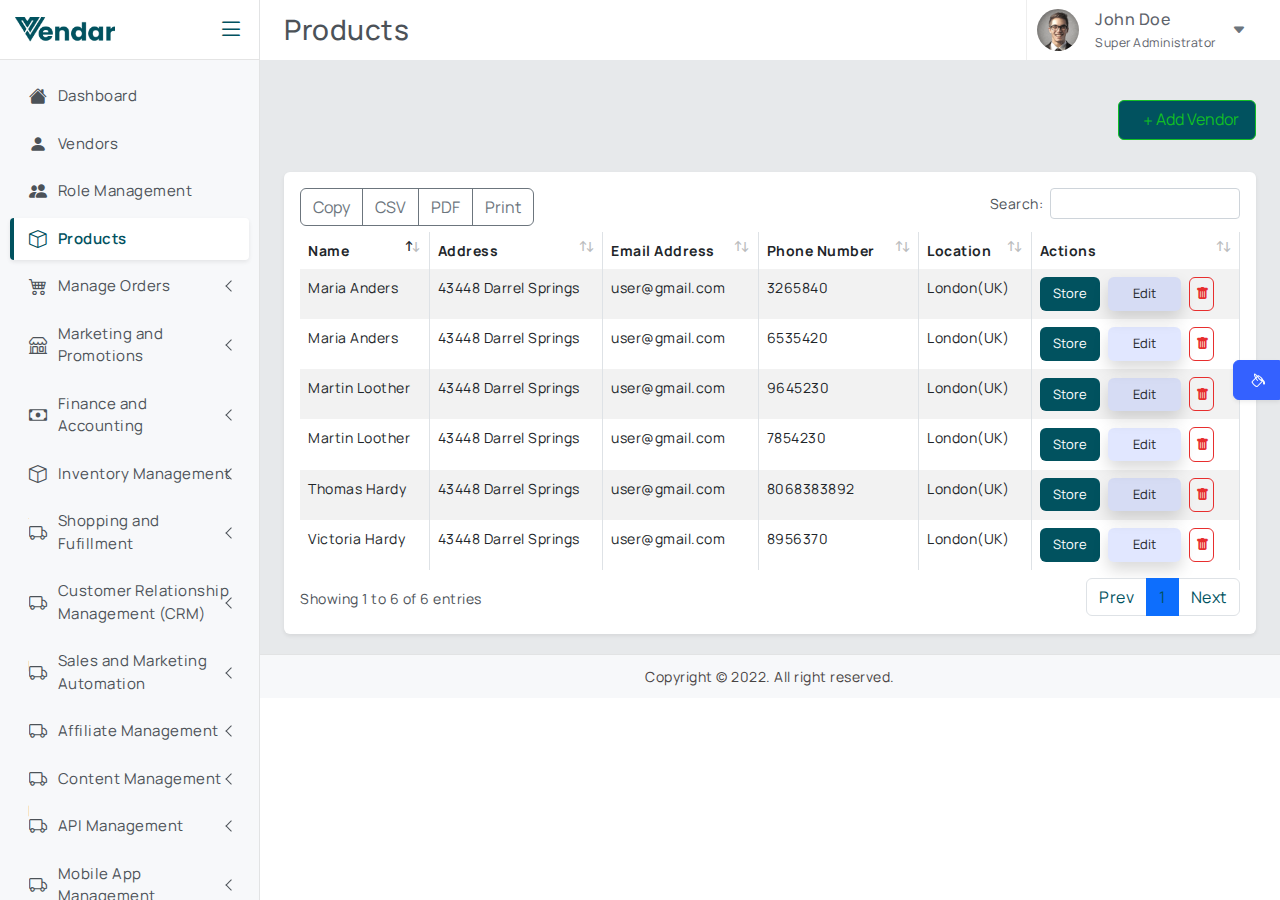
<file: all-products.html>
<!doctype html>
<html lang="en">

<head>
    <!-- Required meta tags -->
    <meta charset="utf-8">
    <meta name="viewport" content="width=device-width, initial-scale=1">
    <link rel="icon" href="assets/images/VenderLogo.png" type="image/png" />
    <!--plugins-->
    <link href="assets/plugins/simplebar/css/simplebar.css" rel="stylesheet" />
    <link href="assets/plugins/perfect-scrollbar/css/perfect-scrollbar.css" rel="stylesheet" />
    <link href="assets/plugins/metismenu/css/metisMenu.min.css" rel="stylesheet" />
    <link href="assets/plugins/datatable/css/dataTables.bootstrap5.min.css" rel="stylesheet" />
    <!-- Bootstrap CSS -->
    <link href="assets/css/bootstrap.min.css" rel="stylesheet" />
    <link href="assets/css/bootstrap-extended.css" rel="stylesheet" />
    <link href="assets/css/style.css" rel="stylesheet" />
    <link href="assets/css/icons.css" rel="stylesheet">
    <link href="https://fonts.googleapis.com/css2?family=Roboto:wght@400;500&display=swap" rel="stylesheet">
    <link rel="stylesheet" href="https://cdn.jsdelivr.net/npm/bootstrap-icons@1.5.0/font/bootstrap-icons.css">

    <!-- loader-->
    <link href="assets/css/pace.min.css" rel="stylesheet" />


    <!--Theme Styles-->
    <link href="assets/css/dark-theme.css" rel="stylesheet" />
    <link href="assets/css/light-theme.css" rel="stylesheet" />
    <link href="assets/css/semi-dark.css" rel="stylesheet" />
    <link href="assets/css/header-colors.css" rel="stylesheet" />

    <title>Onedash - Products</title>
</head>

<body>


    <!--start wrapper-->
    <div class="wrapper">
        <!--start top header-->
        <header class="top-header">
            <nav class="navbar navbar-expand gap-3">
                <div class="mobile-toggle-icon fs-3">
                    <i class="bi bi-list"></i>
                </div>
                <h3 class="mb-0">Products</h3>
                <div class="top-navbar-right ms-auto">
                    <ul class="navbar-nav align-items-center">
                        <li class="nav-item search-toggle-icon">
                            <a class="nav-link" href="#">
                                <div class="">
                                    <i class="bi bi-search"></i>
                                </div>
                            </a>
                        </li>

                    </ul>
                </div>
                <div class="dropdown dropdown-user-setting">
                    <a class="dropdown-toggle dropdown-toggle-nocaret" href="#text-white" data-bs-toggle="dropdown">
                        <div class="user-setting d-flex align-items-center gap-3">
                            <img src="assets/images/avatars/avatar-1.png" class="user-img" alt="">
                            <div class="d-none d-sm-block">
                                <p class="user-name mb-0">John Doe</p>
                                <small class="mb-0 dropdown-user-designation">Super Administrator</small>
                            </div>
                            <i class="bi bi-caret-down-fill text-secondary"></i>
                        </div>
                    </a>
                    <ul class="dropdown-menu dropdown-menu-end">
                        <li>
                            <a class="dropdown-item" href="pages-user-profile.html">
                                <div class="d-flex align-items-center">
                                    <div class=""><i class="bi bi-person-fill"></i></div>
                                    <div class="ms-3"><span>Profile</span></div>
                                </div>
                            </a>
                        </li>
                        <li>
                            <hr class="dropdown-divider">
                        </li>
                        <li>
                            <a class="dropdown-item" href="authentication-signup-with-header-footer.html">
                                <div class="d-flex align-items-center">
                                    <div class=""><i class="bi bi-lock-fill"></i></div>
                                    <div class="ms-3"><span>Logout</span></div>
                                </div>
                            </a>
                        </li>
                    </ul>
                </div>
            </nav>
        </header>
        <!--end top header-->

        <!--start sidebar -->
        <aside class="sidebar-wrapper" data-simplebar="true">
            <div class="sidebar-header" style="background-color: white;">
                <div>
                    <img src="assets/images/VenderLogo.png" class="logo-icon" alt="logo icon" />
                </div>
                <!-- <div>
                                <h4 class="logo-text">Onedash</h4>
                            </div> -->
                <div class="toggle-icon ms-auto">
                    <i class="bi bi-list"></i>
                </div>
            </div>
            <!--navigation-->
            <ul class="metismenu" id="menu">
                <li>
                    <a href="dashboard.html">
                        <div class="parent-icon">
                            <i class="bi bi-house-fill"></i>
                        </div>
                        <div class="menu-title">Dashboard</div>
                    </a>
                </li>

                <!-- <li class="menu-label">User Management</li> -->

                <li>
                    <a href="all-users.html">
                        <div class="parent-icon">
                            <i class="bi bi-person-fill"></i>
                        </div>
                        <div class="menu-title">Vendors</div>
                    </a>
                </li>
                <li>
                    <a href="role-management.html">
                        <div class="parent-icon">
                            <i class="bi bi-people-fill"></i>
                        </div>
                        <div class="menu-title">Role Management</div>
                    </a>
                </li>

                <!-- <li class="menu-label">Product Management</li> -->

                <li>
                    <a href="all-products.html">
                        <div class="parent-icon"><i class="bi bi-box"></i></div>
                        <div class="menu-title">Products</div>
                    </a>
                </li>
                <!-- <li class="menu-label">Order Management</li> -->

                <!-- <li>
                    <a href="all-orders.html">
                        <div class="parent-icon"><i class="bi bi-cart4"></i></div>
                        <div class="menu-title">Orders</div>
                    </a>

                </li> -->
                <!-- <li class="menu-label">Commission Management</li> -->

                <li>
                    <a href="javascript:;" class="has-arrow">
                        <div class="parent-icon"><i class="bi bi-cart4"></i></div>
                        <div class="menu-title">Manage Orders</div>
                    </a>
                    <ul>
                        <li>
                            <a href="pending-orders.html"><i class="bi bi-circle"></i>Pending Orders</a>
                        </li>
                        <li>
                            <a href="dispatched-orders.html"><i class="bi bi-circle"></i>Dispatch Orders</a>
                        </li>
                        <li>
                            <a href="successful-orders.html"><i class="bi bi-circle"></i>Succesful Orders</a>
                        </li>
                        <li>
                            <a href="failed-orders.html"><i class="bi bi-circle"></i>Failed Orders</a>
                        </li>
                    </ul>
                </li>
                <!-- <li class="menu-label">Marketing and Promotions</li> -->

                <li>
                    <a href="javascript:;" class="has-arrow">
                        <div class="parent-icon"><i class="bi bi-shop"></i></div>
                        <div class="menu-title">Marketing and Promotions</div>
                    </a>
                    <ul>
                        <li>
                            <a href="widgets-static-widgets.html"><i class="bi bi-circle"></i>Create
                            </a>
                        </li>
                        <li>
                            <a href="widgets-data-widgets.html"><i class="bi bi-circle"></i>Manage
                            </a>
                        </li>
                    </ul>
                </li>
                <!-- <li class="menu-label">Finance and Accounting</li> -->

                <li>
                    <a href="javascript:;" class="has-arrow">
                        <div class="parent-icon"><i class="bi bi-cash"></i></div>
                        <div class="menu-title">Finance and Accounting</div>
                    </a>
                    <ul>
                        <li>
                            <a href="widgets-static-widgets.html"><i class="bi bi-circle"></i>Financial
                                Statement
                            </a>
                        </li>
                        <li>
                            <a href="widgets-data-widgets.html"><i class="bi bi-circle"></i>Other Tasks
                            </a>
                        </li>
                    </ul>
                </li>
                <!-- <li class="menu-label">Inventory Management</li> -->

                <li>
                    <a href="javascript:;" class="has-arrow">
                        <div class="parent-icon"><i class="bi bi-box"></i></div>
                        <div class="menu-title">Inventory Management</div>
                    </a>
                    <ul>
                        <li>
                            <a href="widgets-static-widgets.html"><i class="bi bi-circle"></i>Add New Product
                            </a>
                        </li>
                        <li>
                            <a href="widgets-data-widgets.html"><i class="bi bi-circle"></i>Manage Stock Level
                            </a>
                        </li>
                    </ul>
                </li>
                <!-- <li class="menu-label">Shopping and Fufillment</li> -->

                <li>
                    <a href="javascript:;" class="has-arrow">
                        <div class="parent-icon"><i class="bi bi-truck"></i></div>
                        <div class="menu-title">Shopping and Fufillment</div>
                    </a>
                    <ul>
                        <li>
                            <a href="widgets-static-widgets.html"><i class="bi bi-circle"></i>Manage Shipping
                                rates
                            </a>
                        </li>
                        <li>
                            <a href="widgets-data-widgets.html"><i class="bi bi-circle"></i>Configure Shipping
                                /Manage
                                Orders
                            </a>
                        </li>
                    </ul>
                </li>
                <!-- <li class="menu-label">Customer Relationship Management (CRM)</li> -->

                <li>
                    <a href="javascript:;" class="has-arrow">
                        <div class="parent-icon"><i class="bi bi-truck"></i></div>
                        <div class="menu-title">
                            Customer Relationship Management (CRM)
                        </div>
                    </a>
                    <ul>
                        <li>
                            <a href="widgets-static-widgets.html"><i class="bi bi-circle"></i>View Customer
                                Profile
                            </a>
                        </li>
                        <li>
                            <a href="widgets-data-widgets.html"><i class="bi bi-circle"></i>Customer Feedback
                            </a>
                        </li>
                    </ul>
                </li>
                <!-- <li class="menu-label">Sales and Marketing Automation</li> -->

                <li>
                    <a href="javascript:;" class="has-arrow">
                        <div class="parent-icon"><i class="bi bi-truck"></i></div>
                        <div class="menu-title">Sales and Marketing Automation</div>
                    </a>
                    <ul>
                        <li>
                            <a href="widgets-static-widgets.html"><i class="bi bi-circle"></i>Configure
                                Automated
                                Marketing
                            </a>
                        </li>
                        <li>
                            <a href="widgets-data-widgets.html"><i class="bi bi-circle"></i>Manage Lead
                                Generation
                            </a>
                        </li>
                        <li>
                            <a href="widgets-data-widgets.html"><i class="bi bi-circle"></i>Sales Funnel Metrics
                            </a>
                        </li>
                    </ul>
                </li>
                <!-- <li class="menu-label">Affiliate Management</li> -->

                <li>
                    <a href="javascript:;" class="has-arrow">
                        <div class="parent-icon"><i class="bi bi-truck"></i></div>
                        <div class="menu-title">Affiliate Management</div>
                    </a>
                    <ul>
                        <li>
                            <a href="widgets-static-widgets.html"><i class="bi bi-circle"></i>Add new Affiliates
                            </a>
                        </li>
                        <li>
                            <a href="widgets-data-widgets.html"><i class="bi bi-circle"></i>Manage/Track
                                Referrals
                            </a>
                        </li>
                        <li>
                            <a href="widgets-data-widgets.html"><i class="bi bi-circle"></i>Manage Referral
                                Commission
                            </a>
                        </li>
                    </ul>
                </li>
                <!-- <li class="menu-label">Content Management</li> -->

                <li>
                    <a href="javascript:;" class="has-arrow">
                        <div class="parent-icon"><i class="bi bi-truck"></i></div>
                        <div class="menu-title">Content Management</div>
                    </a>
                    <ul>
                        <li>
                            <a href="widgets-static-widgets.html"><i class="bi bi-circle"></i>Add Content Pages
                            </a>
                        </li>
                        <li>
                            <a href="widgets-data-widgets.html"><i class="bi bi-circle"></i>Manage Content Pages
                            </a>
                        </li>
                        <li>
                            <a href="widgets-data-widgets.html"><i class="bi bi-circle"></i>Manage/upload Blog
                                Post
                            </a>
                        </li>
                    </ul>
                </li>
                <!-- <li class="menu-label">API Management</li> -->

                <li>
                    <a href="javascript:;" class="has-arrow">
                        <div class="parent-icon"><i class="bi bi-truck"></i></div>
                        <div class="menu-title">API Management</div>
                    </a>
                    <ul>
                        <li>
                            <a href="widgets-static-widgets.html"><i class="bi bi-circle"></i>Add Content Pages
                            </a>
                        </li>
                        <li>
                            <a href="widgets-data-widgets.html"><i class="bi bi-circle"></i>Manage Content Pages
                            </a>
                        </li>
                        <li>
                            <a href="widgets-data-widgets.html"><i class="bi bi-circle"></i>Manage/upload Blog
                                Post
                            </a>
                        </li>
                    </ul>
                </li>
                <li>
                    <a href="javascript:;" class="has-arrow">
                        <div class="parent-icon"><i class="bi bi-truck"></i></div>
                        <div class="menu-title">Mobile App Management</div>
                    </a>
                    <ul>
                        <li>
                            <a href="widgets-static-widgets.html"><i class="bi bi-circle"></i>Manage App
                            </a>
                        </li>
                        <li>
                            <a href="widgets-data-widgets.html"><i class="bi bi-circle"></i>App features
                            </a>
                        </li>
                        <li>
                            <a href="widgets-data-widgets.html"><i class="bi bi-circle"></i>Functionality
                            </a>
                        </li>
                    </ul>
                </li>
                <li>
                    <a href="javascript:;" class="has-arrow">
                        <div class="parent-icon"><i class="bi bi-truck"></i></div>
                        <div class="menu-title">Settings</div>
                    </a>
                    <ul>
                        <li>
                            <a href="widgets-static-widgets.html"><i class="bi bi-circle"></i>Site Configuration
                            </a>
                        </li>
                        <li>
                            <a href="widgets-data-widgets.html"><i class="bi bi-circle"></i>Payment Gateway
                            </a>
                        </li>
                        <li>
                            <a href="widgets-data-widgets.html"><i class="bi bi-circle"></i>Email and
                                Notification
                            </a>
                        </li>
                    </ul>
                </li>
                <li>
                    <a href="javascript:;" class="has-arrow">
                        <div class="parent-icon"><i class="bi bi-truck"></i></div>
                        <div class="menu-title">Integration</div>
                    </a>
                    <ul>
                        <li>
                            <a href="widgets-static-widgets.html"><i class="bi bi-circle"></i>Payment Gateway
                                Integration
                            </a>
                        </li>
                        <li>
                            <a href="widgets-data-widgets.html"><i class="bi bi-circle"></i>Shipping Providers
                            </a>
                        </li>
                        <li>
                            <a href="widgets-data-widgets.html"><i class="bi bi-circle"></i>Third-party Services
                            </a>
                        </li>
                    </ul>
                </li>
                <li>
                    <a href="javascript:;" class="has-arrow">
                        <div class="parent-icon"><i class="bi bi-truck"></i></div>
                        <div class="menu-title">Analytic and Reporting</div>
                    </a>
                    <ul>
                        <li>
                            <a href="widgets-static-widgets.html"><i class="bi bi-circle"></i>View Sales Reports
                            </a>
                        </li>
                        <li>
                            <a href="widgets-data-widgets.html"><i class="bi bi-circle"></i>User Engagement
                                Metrics</a>
                        </li>
                        <li>
                            <a href="widgets-data-widgets.html"><i class="bi bi-circle"></i>Other
                                Data/Performance</a>
                        </li>
                    </ul>
                </li>
                <li>
                    <a href="javascript:;" class="has-arrow">
                        <div class="parent-icon"><i class="bi bi-truck"></i></div>
                        <div class="menu-title">Compliance and Security</div>
                    </a>
                    <ul>
                        <li>
                            <a href="widgets-static-widgets.html"><i class="bi bi-circle"></i>User Data Privacy
                            </a>
                        </li>
                        <li>
                            <a href="widgets-data-widgets.html"><i class="bi bi-circle"></i>Compliance
                                Regulation</a>
                        </li>
                        <li>
                            <a href="widgets-data-widgets.html"><i class="bi bi-circle"></i>Manage Security
                                features</a>
                        </li>
                    </ul>
                </li>
                <li>
                    <a href="javascript:;" class="has-arrow">
                        <div class="parent-icon"><i class="bi bi-truck"></i></div>
                        <div class="menu-title">Localization</div>
                    </a>
                    <ul>
                        <li>
                            <a href="widgets-static-widgets.html"><i class="bi bi-circle"></i>Languages
                            </a>
                        </li>
                        <li>
                            <a href="widgets-data-widgets.html"><i class="bi bi-circle"></i>Currency
                                Exchange</a>
                        </li>
                        <li>
                            <a href="widgets-data-widgets.html"><i class="bi bi-circle"></i>Manage
                                Localization</a>
                        </li>
                    </ul>
                </li>
                <li>
                    <a href="javascript:;" class="has-arrow">
                        <div class="parent-icon"><i class="bi bi-truck"></i></div>
                        <div class="menu-title">Feedback and Review</div>
                    </a>
                    <ul>
                        <li>
                            <a href="widgets-static-widgets.html"><i class="bi bi-circle"></i>View Feedback
                            </a>
                        </li>
                        <li>
                            <a href="widgets-data-widgets.html"><i class="bi bi-circle"></i>Moderate Reviews</a>
                        </li>
                        <li>
                            <a href="widgets-data-widgets.html"><i class="bi bi-circle"></i>Manage Ratings</a>
                        </li>
                    </ul>
                </li>
                <li>
                    <a href="javascript:;" class="has-arrow">
                        <div class="parent-icon"><i class="bi bi-truck"></i></div>
                        <div class="menu-title">Api Documentation</div>
                    </a>
                    <ul>
                        <li>
                            <a href="widgets-static-widgets.html"><i class="bi bi-circle"></i>Manage API
                            </a>
                        </li>
                        <li>
                            <a href="widgets-data-widgets.html"><i class="bi bi-circle"></i>Create API</a>
                        </li>
                    </ul>
                </li>
                <li>
                    <a href="javascript:;" class="has-arrow">
                        <div class="parent-icon"><i class="bi bi-truck"></i></div>
                        <div class="menu-title">Knowledge Base</div>
                    </a>
                    <ul>
                        <li>
                            <a href="widgets-static-widgets.html"><i class="bi bi-circle"></i>Create Articles
                            </a>
                        </li>
                        <li>
                            <a href="widgets-data-widgets.html"><i class="bi bi-circle"></i>Manage Articles</a>
                        </li>
                        <li>
                            <a href="widgets-data-widgets.html"><i class="bi bi-circle"></i>Other Resources</a>
                        </li>
                    </ul>
                </li>
                <li>
                    <a href="javascript:;" class="has-arrow">
                        <div class="parent-icon"><i class="bi bi-truck"></i></div>
                        <div class="menu-title">Site Design and Customization</div>
                    </a>
                    <ul>
                        <li>
                            <a href="widgets-static-widgets.html"><i class="bi bi-circle"></i>Modify
                                Design/Layout
                            </a>
                        </li>
                        <li>
                            <a href="widgets-data-widgets.html"><i class="bi bi-circle"></i>Add
                                CSS/JavaScript</a>
                        </li>
                        <li>
                            <a href="widgets-data-widgets.html"><i class="bi bi-circle"></i>Other Customization
                                Options</a>
                        </li>
                    </ul>
                </li>
                <li>
                    <a href="javascript:;" class="has-arrow">
                        <div class="parent-icon"><i class="bi bi-truck"></i></div>
                        <div class="menu-title">Data Export</div>
                    </a>
                    <ul>
                        <li>
                            <a href="widgets-static-widgets.html"><i class="bi bi-circle"></i>All Data</a>
                        </li>
                        <li>
                            <a href="widgets-data-widgets.html"><i class="bi bi-circle"></i>Export Data</a>
                        </li>
                        <li>
                            <a href="widgets-data-widgets.html"><i class="bi bi-circle"></i>Other Data</a>
                        </li>
                    </ul>
                </li>

                <li class="menu-label">Forms & Tables</li>
                <li>
                    <a class="has-arrow" href="javascript:;">
                        <div class="parent-icon">
                            <i class="bi bi-file-earmark-break-fill"></i>
                        </div>
                        <div class="menu-title">Forms</div>
                    </a>
                    <ul>
                        <li>
                            <a href="form-elements.html"><i class="bi bi-circle"></i>Form Elements</a>
                        </li>
                        <li>
                            <a href="form-input-group.html"><i class="bi bi-circle"></i>Input Groups</a>
                        </li>
                        <li>
                            <a href="form-layouts.html"><i class="bi bi-circle"></i>Forms Layouts</a>
                        </li>
                        <li>
                            <a href="form-validations.html"><i class="bi bi-circle"></i>Form Validation</a>
                        </li>
                        <li>
                            <a href="form-date-time-pickes.html"><i class="bi bi-circle"></i>Date Pickers</a>
                        </li>
                        <li>
                            <a href="form-select2.html"><i class="bi bi-circle"></i>Select2</a>
                        </li>
                    </ul>
                </li>
                <li>
                    <a class="has-arrow" href="javascript:;">
                        <div class="parent-icon">
                            <i class="bi bi-file-earmark-spreadsheet-fill"></i>
                        </div>
                        <div class="menu-title">Tables</div>
                    </a>
                    <ul>
                        <li>
                            <a href="table-basic-table.html"><i class="bi bi-circle"></i>Basic Table</a>
                        </li>
                        <li>
                            <a href="table-advance-tables.html"><i class="bi bi-circle"></i>Advance Tables</a>
                        </li>
                        <li>
                            <a href="table-datatable.html"><i class="bi bi-circle"></i>Data Table</a>
                        </li>
                    </ul>
                </li>
                <li class="menu-label">Pages</li>
                <li>
                    <a class="has-arrow" href="javascript:;">
                        <div class="parent-icon">
                            <i class="bi bi-lock-fill"></i>
                        </div>
                        <div class="menu-title">Authentication</div>
                    </a>
                    <ul>
                        <li>
                            <a href="authentication-signin.html" target="_blank"><i class="bi bi-circle"></i>Sign In</a>
                        </li>
                        <li>
                            <a href="authentication-signup.html" target="_blank"><i class="bi bi-circle"></i>Sign Up</a>
                        </li>
                        <li>
                            <a href="authentication-signin-with-header-footer.html" target="_blank"><i
                                    class="bi bi-circle"></i>Sign
                                In with Header &
                                Footer</a>
                        </li>
                        <li>
                            <a href="authentication-signup-with-header-footer.html" target="_blank"><i
                                    class="bi bi-circle"></i>Sign
                                Up with Header &
                                Footer</a>
                        </li>
                        <li>
                            <a href="authentication-forgot-password.html" target="_blank"><i
                                    class="bi bi-circle"></i>Forgot
                                Password</a>
                        </li>
                        <li>
                            <a href="authentication-reset-password.html" target="_blank"><i
                                    class="bi bi-circle"></i>Reset
                                Password</a>
                        </li>
                    </ul>
                </li>
                <li>
                    <a href="pages-user-profile.html">
                        <div class="parent-icon">
                            <i class="bi bi-person-lines-fill"></i>
                        </div>
                        <div class="menu-title">User Profile</div>
                    </a>
                </li>
                <li>
                    <a href="pages-timeline.html">
                        <div class="parent-icon">
                            <i class="bi bi-collection-play-fill"></i>
                        </div>
                        <div class="menu-title">Timeline</div>
                    </a>
                </li>
                <li>
                    <a class="has-arrow" href="javascript:;">
                        <div class="parent-icon">
                            <i class="bi bi-exclamation-triangle-fill"></i>
                        </div>
                        <div class="menu-title">Errors</div>
                    </a>
                    <ul>
                        <li>
                            <a href="pages-errors-404-error.html" target="_blank"><i class="bi bi-circle"></i>404
                                Error</a>
                        </li>
                        <li>
                            <a href="pages-errors-500-error.html" target="_blank"><i class="bi bi-circle"></i>500
                                Error</a>
                        </li>
                        <li>
                            <a href="pages-errors-coming-soon.html" target="_blank"><i class="bi bi-circle"></i>Coming
                                Soon</a>
                        </li>
                        <li>
                            <a href="pages-blank-page.html" target="_blank"><i class="bi bi-circle"></i>Blank
                                Page</a>
                        </li>
                    </ul>
                </li>
                <li>
                    <a href="pages-faq.html">
                        <div class="parent-icon">
                            <i class="bi bi-question-lg"></i>
                        </div>
                        <div class="menu-title">FAQ</div>
                    </a>
                </li>
                <li>
                    <a href="pages-pricing-tables.html">
                        <div class="parent-icon">
                            <i class="bi bi-tags-fill"></i>
                        </div>
                        <div class="menu-title">Pricing Tables</div>
                    </a>
                </li>
                <li class="menu-label">Charts & Maps</li>
                <li>
                    <a class="has-arrow" href="javascript:;">
                        <div class="parent-icon">
                            <i class="bi bi-bar-chart-line-fill"></i>
                        </div>
                        <div class="menu-title">Charts</div>
                    </a>
                    <ul>
                        <li>
                            <a href="charts-apex-chart.html"><i class="bi bi-circle"></i>Apex</a>
                        </li>
                        <li>
                            <a href="charts-chartjs.html"><i class="bi bi-circle"></i>Chartjs</a>
                        </li>
                        <li>
                            <a href="charts-highcharts.html"><i class="bi bi-circle"></i>Highcharts</a>
                        </li>
                    </ul>
                </li>
                <li>
                    <a class="has-arrow" href="javascript:;">
                        <div class="parent-icon">
                            <i class="bi bi-pin-map-fill"></i>
                        </div>
                        <div class="menu-title">Maps</div>
                    </a>
                    <ul>
                        <li>
                            <a href="map-google-maps.html"><i class="bi bi-circle"></i>Google Maps</a>
                        </li>
                        <li>
                            <a href="map-vector-maps.html"><i class="bi bi-circle"></i>Vector Maps</a>
                        </li>
                    </ul>
                </li>
                <li class="menu-label">Others</li>
                <li>
                    <a class="has-arrow" href="javascript:;">
                        <div class="parent-icon">
                            <i class="bi bi-music-note-list"></i>
                        </div>
                        <div class="menu-title">Menu Levels</div>
                    </a>
                    <ul>
                        <li>
                            <a class="has-arrow" href="javascript:;"><i class="bi bi-circle"></i>Level One</a>
                            <ul>
                                <li>
                                    <a class="has-arrow" href="javascript:;"><i class="bi bi-circle"></i>Level
                                        Two</a>
                                    <ul>
                                        <li>
                                            <a href="javascript:;"><i class="bi bi-circle"></i>Level Three</a>
                                        </li>
                                    </ul>
                                </li>
                                f
                            </ul>
                        </li>
                    </ul>
                </li>
                <li>
                    <a href="javascript:;">
                        <div class="parent-icon">
                            <i class="bi bi-file-code-fill"></i>
                        </div>
                        <div class="menu-title">Documentation</div>
                    </a>
                </li>
                <li>
                    <a href="https://themeforest.net/user/codervent" target="_blank">
                        <div class="parent-icon">
                            <i class="bi bi-telephone-fill"></i>
                        </div>
                        <div class="menu-title">Support</div>
                    </a>
                </li>
            </ul>
            <!--end navigation-->
        </aside>
        <!--end sidebar -->

        <!--start content-->
        <main class="page-content">
            <!--breadcrumb-->
            <div class="mt-3  mb-3">
                <div class="">
                    <div class="topButton">
                        <button id="addButton" type="button" class="btn btn-outline-success px-3"><i class="bi bi-plus"></i>Add
                            Vendor
                        </button>
                    </div>
                    <div class="col">
                    </div>
                </div>
            </div>
            <div class="page-breadcrumb d-none d-sm-flex align-items-center mb-3">
            </div>
            <!--end breadcrumb-->

            <div class="card">
                <div class="card-body">
                    <div class="table-responsive">
                        <table id="example2" class="table table-striped table-bordered">
                            <thead>
                                <tr>
                                    <th>Name</th>
                                    <th>Address</th>
                                    <th>Email Address</th>
                                    <th>Phone Number</th>
                                    <th>Location</th>
                                    <th>Actions</th>
                                </tr>
                            </thead>
                            <tbody>
                                <tr>
                                    <td>
                                        <div class="d-flex align-items-center gap-2 cursor-pointer">
                                            <div class="">
                                                <p class="mb-0">Thomas Hardy</p>
                                            </div>
                                        </div>
                                    </td>
                                    <td>43448 Darrel Springs</td>
                                    <td>user@gmail.com</td>
                                    <td>8068383892</td>
                                    <td>London(UK) </td>
                                    <td>
                                        <div class="table-actions d-flex align-items-center gap-2 fs-6">
                                            <div class="col">
                                                <!-- Button trigger modal -->
                                                <button type="button" style="font-size:small; background-color: #01525F;" class="btn text-white text-white" data-bs-toggle="modal"
                                                    data-bs-target="#exampleScrollableModal">Store</button>
                                                <!-- Modal -->
                                                <div class="modal fade" id="exampleScrollableModal" tabindex="-1" aria-hidden="true">
                                                    <div class="modal-dialog modal-dialog-scrollable">
                                                        <div class="modal-content">
                                                            <div class="modal-header">
                                                                <h5 class="modal-title">Modal title</h5>
                                                                <button type="button" class="btn-close" data-bs-dismiss="modal" aria-label="Close"></button>
                                                            </div>
                                                            <div class="modal-body">
                                                                <p>Cras mattis consectetur purus sit amet fermentum. Cras justo odio, dapibus ac facilisis in,
                                                                    egestas eget quam. Morbi leo risus, porta ac consectetur ac, vestibulum at eros.</p>
                                                                <p>Praesent commodo cursus magna, vel scelerisque nisl consectetur et. Vivamus sagittis lacus vel
                                                                    augue laoreet rutrum faucibus dolor auctor.</p>
                                                                <p>Aenean lacinia bibendum nulla sed consectetur. Praesent commodo cursus magna, vel scelerisque
                                                                    nisl consectetur et. Donec sed odio dui. Donec ullamcorper nulla non metus auctor fringilla.</p>
                                                                <p>Cras mattis consectetur purus sit amet fermentum. Cras justo odio, dapibus ac facilisis in,
                                                                    egestas eget quam. Morbi leo risus, porta ac consectetur ac, vestibulum at eros.</p>
                                                                <p>Praesent commodo cursus magna, vel scelerisque nisl consectetur et. Vivamus sagittis lacus vel
                                                                    augue laoreet rutrum faucibus dolor auctor.</p>
                                                                <p>Aenean lacinia bibendum nulla sed consectetur. Praesent commodo cursus magna, vel scelerisque
                                                                    nisl consectetur et. Donec sed odio dui. Donec ullamcorper nulla non metus auctor fringilla.</p>
                                                                <p>Cras mattis consectetur purus sit amet fermentum. Cras justo odio, dapibus ac facilisis in,
                                                                    egestas eget quam. Morbi leo risus, porta ac consectetur ac, vestibulum at eros.</p>
                                                                <p>Praesent commodo cursus magna, vel scelerisque nisl consectetur et. Vivamus sagittis lacus vel
                                                                    augue laoreet rutrum faucibus dolor auctor.</p>
                                                                <p>Aenean lacinia bibendum nulla sed consectetur. Praesent commodo cursus magna, vel scelerisque
                                                                    nisl consectetur et. Donec sed odio dui. Donec ullamcorper nulla non metus auctor fringilla.</p>
                                                                <p>Cras mattis consectetur purus sit amet fermentum. Cras justo odio, dapibus ac facilisis in,
                                                                    egestas eget quam. Morbi leo risus, porta ac consectetur ac, vestibulum at eros.</p>
                                                                <p>Praesent commodo cursus magna, vel scelerisque nisl consectetur et. Vivamus sagittis lacus vel
                                                                    augue laoreet rutrum faucibus dolor auctor.</p>
                                                                <p>Aenean lacinia bibendum nulla sed consectetur. Praesent commodo cursus magna, vel scelerisque
                                                                    nisl consectetur et. Donec sed odio dui. Donec ullamcorper nulla non metus auctor fringilla.</p>
                                                                <p>Cras mattis consectetur purus sit amet fermentum. Cras justo odio, dapibus ac facilisis in,
                                                                    egestas eget quam. Morbi leo risus, porta ac consectetur ac, vestibulum at eros.</p>
                                                                <p>Praesent commodo cursus magna, vel scelerisque nisl consectetur et. Vivamus sagittis lacus vel
                                                                    augue laoreet rutrum faucibus dolor auctor.</p>
                                                                <p>Aenean lacinia bibendum nulla sed consectetur. Praesent commodo cursus magna, vel scelerisque
                                                                    nisl consectetur et. Donec sed odio dui. Donec ullamcorper nulla non metus auctor fringilla.</p>
                                                                <p>Cras mattis consectetur purus sit amet fermentum. Cras justo odio, dapibus ac facilisis in,
                                                                    egestas eget quam. Morbi leo risus, porta ac consectetur ac, vestibulum at eros.</p>
                                                                <p>Praesent commodo cursus magna, vel scelerisque nisl consectetur et. Vivamus sagittis lacus vel
                                                                    augue laoreet rutrum faucibus dolor auctor.</p>
                                                                <p>Aenean lacinia bibendum nulla sed consectetur. Praesent commodo cursus magna, vel scelerisque
                                                                    nisl consectetur et. Donec sed odio dui. Donec ullamcorper nulla non metus auctor fringilla.</p>
                                                            </div>
                                                            <div class="modal-footer">
                                                                <button type="button" class="btn btn-secondary" data-bs-dismiss="modal">Close</button>
                                                                <button type="button" class="btn btn-primary">Save changes</button>
                                                            </div>
                                                        </div>
                                                    </div>
                                                </div>
                                            </div>
                                            <div class="col">
                                                <button style="font-size:small;" type="button"
                                                    class="btn bg-light-primary shadow  px-4">
                                                    Edit</button>
                                            </div>
                                            <div class="col">
                                                <button style="font-size:small;" type="button"
                                                    class="btn btn-outline-danger px-1"><i style="margin-left:2px;"
                                                        class="bi bi-trash-fill"></i></button>
                                            </div>
                                    </td>
                                </tr>
                                <tr>
                                    <td>
                                        <div class="d-flex align-items-center gap-2 cursor-pointer">
                                            <div class="">
                                                <p class="mb-0">Victoria Hardy</p>
                                            </div>
                                        </div>
                                    </td>
                                    <td>43448 Darrel Springs</td>
                                    <td>user@gmail.com</td>
                                    <td>8956370</td>
                                    <td>London(UK) </td>
                                    <td>
                                        <div class="table-actions d-flex align-items-center gap-2 fs-6">
                                            <div class="col">
                                                <!-- Button trigger modal -->
                                                <button type="button" style="font-size:small; background-color: #01525F;" class="btn text-white" data-bs-toggle="modal"
                                                    data-bs-target="#exampleScrollableModal">Store</button>
                                                <!-- Modal -->
                                                <div class="modal fade" id="exampleScrollableModal" tabindex="-1" aria-hidden="true">
                                                    <div class="modal-dialog modal-dialog-scrollable">
                                                        <div class="modal-content">
                                                            <div class="modal-header">
                                                                <h5 class="modal-title">Modal title</h5>
                                                                <button type="button" class="btn-close" data-bs-dismiss="modal" aria-label="Close"></button>
                                                            </div>
                                                            <div class="modal-body">
                                                                <p>Cras mattis consectetur purus sit amet fermentum. Cras justo odio, dapibus ac facilisis in,
                                                                    egestas eget quam. Morbi leo risus, porta ac consectetur ac, vestibulum at eros.</p>
                                                                <p>Praesent commodo cursus magna, vel scelerisque nisl consectetur et. Vivamus sagittis lacus vel
                                                                    augue laoreet rutrum faucibus dolor auctor.</p>
                                                                <p>Aenean lacinia bibendum nulla sed consectetur. Praesent commodo cursus magna, vel scelerisque
                                                                    nisl consectetur et. Donec sed odio dui. Donec ullamcorper nulla non metus auctor fringilla.</p>
                                                                <p>Cras mattis consectetur purus sit amet fermentum. Cras justo odio, dapibus ac facilisis in,
                                                                    egestas eget quam. Morbi leo risus, porta ac consectetur ac, vestibulum at eros.</p>
                                                                <p>Praesent commodo cursus magna, vel scelerisque nisl consectetur et. Vivamus sagittis lacus vel
                                                                    augue laoreet rutrum faucibus dolor auctor.</p>
                                                                <p>Aenean lacinia bibendum nulla sed consectetur. Praesent commodo cursus magna, vel scelerisque
                                                                    nisl consectetur et. Donec sed odio dui. Donec ullamcorper nulla non metus auctor fringilla.</p>
                                                                <p>Cras mattis consectetur purus sit amet fermentum. Cras justo odio, dapibus ac facilisis in,
                                                                    egestas eget quam. Morbi leo risus, porta ac consectetur ac, vestibulum at eros.</p>
                                                                <p>Praesent commodo cursus magna, vel scelerisque nisl consectetur et. Vivamus sagittis lacus vel
                                                                    augue laoreet rutrum faucibus dolor auctor.</p>
                                                                <p>Aenean lacinia bibendum nulla sed consectetur. Praesent commodo cursus magna, vel scelerisque
                                                                    nisl consectetur et. Donec sed odio dui. Donec ullamcorper nulla non metus auctor fringilla.</p>
                                                                <p>Cras mattis consectetur purus sit amet fermentum. Cras justo odio, dapibus ac facilisis in,
                                                                    egestas eget quam. Morbi leo risus, porta ac consectetur ac, vestibulum at eros.</p>
                                                                <p>Praesent commodo cursus magna, vel scelerisque nisl consectetur et. Vivamus sagittis lacus vel
                                                                    augue laoreet rutrum faucibus dolor auctor.</p>
                                                                <p>Aenean lacinia bibendum nulla sed consectetur. Praesent commodo cursus magna, vel scelerisque
                                                                    nisl consectetur et. Donec sed odio dui. Donec ullamcorper nulla non metus auctor fringilla.</p>
                                                                <p>Cras mattis consectetur purus sit amet fermentum. Cras justo odio, dapibus ac facilisis in,
                                                                    egestas eget quam. Morbi leo risus, porta ac consectetur ac, vestibulum at eros.</p>
                                                                <p>Praesent commodo cursus magna, vel scelerisque nisl consectetur et. Vivamus sagittis lacus vel
                                                                    augue laoreet rutrum faucibus dolor auctor.</p>
                                                                <p>Aenean lacinia bibendum nulla sed consectetur. Praesent commodo cursus magna, vel scelerisque
                                                                    nisl consectetur et. Donec sed odio dui. Donec ullamcorper nulla non metus auctor fringilla.</p>
                                                                <p>Cras mattis consectetur purus sit amet fermentum. Cras justo odio, dapibus ac facilisis in,
                                                                    egestas eget quam. Morbi leo risus, porta ac consectetur ac, vestibulum at eros.</p>
                                                                <p>Praesent commodo cursus magna, vel scelerisque nisl consectetur et. Vivamus sagittis lacus vel
                                                                    augue laoreet rutrum faucibus dolor auctor.</p>
                                                                <p>Aenean lacinia bibendum nulla sed consectetur. Praesent commodo cursus magna, vel scelerisque
                                                                    nisl consectetur et. Donec sed odio dui. Donec ullamcorper nulla non metus auctor fringilla.</p>
                                                            </div>
                                                            <div class="modal-footer">
                                                                <button type="button" class="btn btn-secondary" data-bs-dismiss="modal">Close</button>
                                                                <button type="button" class="btn btn-primary">Save changes</button>
                                                            </div>
                                                        </div>
                                                    </div>
                                                </div>
                                            </div>
                                            <div class="col">
                                                <button style="font-size:small;" type="button"
                                                    class="btn bg-light-primary shadow  px-4">
                                                    Edit</button>
                                            </div>
                                            <div class="col">
                                                <button style="font-size:small;" type="button"
                                                    class="btn btn-outline-danger px-1"><i style="margin-left:2px;"
                                                        class="bi bi-trash-fill"></i></button>
                                            </div>
                                    </td>
                                </tr>
                                <tr>
                                    <td>
                                        <div class="d-flex align-items-center gap-2 cursor-pointer">
                                            <div class="">
                                                <p class="mb-0">Maria Anders</p>
                                            </div>
                                        </div>
                                    </td>
                                    <td>43448 Darrel Springs</td>
                                    <td>user@gmail.com</td>
                                    <td>3265840</td>
                                    <td>London(UK) </td>
                                    <td>
                                        <div class="table-actions d-flex align-items-center gap-2 fs-6">
                                            <div class="col">
                                                <!-- Button trigger modal -->
                                                <button type="button" style="font-size:small; background-color: #01525F;" class="btn text-white" data-bs-toggle="modal"
                                                    data-bs-target="#exampleScrollableModal">Store</button>
                                                <!-- Modal -->
                                                <div class="modal fade" id="exampleScrollableModal" tabindex="-1" aria-hidden="true">
                                                    <div class="modal-dialog modal-dialog-scrollable">
                                                        <div class="modal-content">
                                                            <div class="modal-header">
                                                                <h5 class="modal-title">Modal title</h5>
                                                                <button type="button" class="btn-close" data-bs-dismiss="modal" aria-label="Close"></button>
                                                            </div>
                                                            <div class="modal-body">
                                                                <p>Cras mattis consectetur purus sit amet fermentum. Cras justo odio, dapibus ac facilisis in,
                                                                    egestas eget quam. Morbi leo risus, porta ac consectetur ac, vestibulum at eros.</p>
                                                                <p>Praesent commodo cursus magna, vel scelerisque nisl consectetur et. Vivamus sagittis lacus vel
                                                                    augue laoreet rutrum faucibus dolor auctor.</p>
                                                                <p>Aenean lacinia bibendum nulla sed consectetur. Praesent commodo cursus magna, vel scelerisque
                                                                    nisl consectetur et. Donec sed odio dui. Donec ullamcorper nulla non metus auctor fringilla.</p>
                                                                <p>Cras mattis consectetur purus sit amet fermentum. Cras justo odio, dapibus ac facilisis in,
                                                                    egestas eget quam. Morbi leo risus, porta ac consectetur ac, vestibulum at eros.</p>
                                                                <p>Praesent commodo cursus magna, vel scelerisque nisl consectetur et. Vivamus sagittis lacus vel
                                                                    augue laoreet rutrum faucibus dolor auctor.</p>
                                                                <p>Aenean lacinia bibendum nulla sed consectetur. Praesent commodo cursus magna, vel scelerisque
                                                                    nisl consectetur et. Donec sed odio dui. Donec ullamcorper nulla non metus auctor fringilla.</p>
                                                                <p>Cras mattis consectetur purus sit amet fermentum. Cras justo odio, dapibus ac facilisis in,
                                                                    egestas eget quam. Morbi leo risus, porta ac consectetur ac, vestibulum at eros.</p>
                                                                <p>Praesent commodo cursus magna, vel scelerisque nisl consectetur et. Vivamus sagittis lacus vel
                                                                    augue laoreet rutrum faucibus dolor auctor.</p>
                                                                <p>Aenean lacinia bibendum nulla sed consectetur. Praesent commodo cursus magna, vel scelerisque
                                                                    nisl consectetur et. Donec sed odio dui. Donec ullamcorper nulla non metus auctor fringilla.</p>
                                                                <p>Cras mattis consectetur purus sit amet fermentum. Cras justo odio, dapibus ac facilisis in,
                                                                    egestas eget quam. Morbi leo risus, porta ac consectetur ac, vestibulum at eros.</p>
                                                                <p>Praesent commodo cursus magna, vel scelerisque nisl consectetur et. Vivamus sagittis lacus vel
                                                                    augue laoreet rutrum faucibus dolor auctor.</p>
                                                                <p>Aenean lacinia bibendum nulla sed consectetur. Praesent commodo cursus magna, vel scelerisque
                                                                    nisl consectetur et. Donec sed odio dui. Donec ullamcorper nulla non metus auctor fringilla.</p>
                                                                <p>Cras mattis consectetur purus sit amet fermentum. Cras justo odio, dapibus ac facilisis in,
                                                                    egestas eget quam. Morbi leo risus, porta ac consectetur ac, vestibulum at eros.</p>
                                                                <p>Praesent commodo cursus magna, vel scelerisque nisl consectetur et. Vivamus sagittis lacus vel
                                                                    augue laoreet rutrum faucibus dolor auctor.</p>
                                                                <p>Aenean lacinia bibendum nulla sed consectetur. Praesent commodo cursus magna, vel scelerisque
                                                                    nisl consectetur et. Donec sed odio dui. Donec ullamcorper nulla non metus auctor fringilla.</p>
                                                                <p>Cras mattis consectetur purus sit amet fermentum. Cras justo odio, dapibus ac facilisis in,
                                                                    egestas eget quam. Morbi leo risus, porta ac consectetur ac, vestibulum at eros.</p>
                                                                <p>Praesent commodo cursus magna, vel scelerisque nisl consectetur et. Vivamus sagittis lacus vel
                                                                    augue laoreet rutrum faucibus dolor auctor.</p>
                                                                <p>Aenean lacinia bibendum nulla sed consectetur. Praesent commodo cursus magna, vel scelerisque
                                                                    nisl consectetur et. Donec sed odio dui. Donec ullamcorper nulla non metus auctor fringilla.</p>
                                                            </div>
                                                            <div class="modal-footer">
                                                                <button type="button" class="btn btn-secondary" data-bs-dismiss="modal">Close</button>
                                                                <button type="button" class="btn btn-primary">Save changes</button>
                                                            </div>
                                                        </div>
                                                    </div>
                                                </div>
                                            </div>
                                            <div class="col">
                                                <button style="font-size:small;" type="button"
                                                    class="btn bg-light-primary shadow  px-4">
                                                    Edit</button>
                                            </div>
                                            <div class="col">
                                                <button style="font-size:small;" type="button"
                                                    class="btn btn-outline-danger px-1"><i style="margin-left:2px;"
                                                        class="bi bi-trash-fill"></i></button>
                                            </div>
                                    </td>
                                </tr>
                                <tr>
                                    <td>
                                        <div class="d-flex align-items-center 2ap-3 cursor-pointer">
                                            <div class="">
                                                <p class="mb-0">Maria Anders</p>
                                            </div>
                                        </div>
                                    </td>
                                    <td>43448 Darrel Springs</td>
                                    <td>user@gmail.com</td>
                                    <td>6535420</td>
                                    <td>London(UK) </td>
                                    <td>
                                        <div class="table-actions d-flex align-items-center gap-2 fs-6">
                                        <div class="col">
                                            <!-- Button trigger modal -->
                                            <button type="button" style="font-size:small; background-color: #01525F;" class="btn text-white" data-bs-toggle="modal"
                                                data-bs-target="#exampleScrollableModal">Store</button>
                                            <!-- Modal -->
                                            <div class="modal fade" id="exampleScrollableModal" tabindex="-1" aria-hidden="true">
                                                <div class="modal-dialog modal-dialog-scrollable">
                                                    <div class="modal-content">
                                                        <div class="modal-header">
                                                            <h5 class="modal-title">Modal title</h5>
                                                            <button type="button" class="btn-close" data-bs-dismiss="modal" aria-label="Close"></button>
                                                        </div>
                                                        <div class="modal-body">
                                                            <p>Cras mattis consectetur purus sit amet fermentum. Cras justo odio, dapibus ac facilisis in,
                                                                egestas eget quam. Morbi leo risus, porta ac consectetur ac, vestibulum at eros.</p>
                                                            <p>Praesent commodo cursus magna, vel scelerisque nisl consectetur et. Vivamus sagittis lacus vel
                                                                augue laoreet rutrum faucibus dolor auctor.</p>
                                                            <p>Aenean lacinia bibendum nulla sed consectetur. Praesent commodo cursus magna, vel scelerisque
                                                                nisl consectetur et. Donec sed odio dui. Donec ullamcorper nulla non metus auctor fringilla.</p>
                                                            <p>Cras mattis consectetur purus sit amet fermentum. Cras justo odio, dapibus ac facilisis in,
                                                                egestas eget quam. Morbi leo risus, porta ac consectetur ac, vestibulum at eros.</p>
                                                            <p>Praesent commodo cursus magna, vel scelerisque nisl consectetur et. Vivamus sagittis lacus vel
                                                                augue laoreet rutrum faucibus dolor auctor.</p>
                                                            <p>Aenean lacinia bibendum nulla sed consectetur. Praesent commodo cursus magna, vel scelerisque
                                                                nisl consectetur et. Donec sed odio dui. Donec ullamcorper nulla non metus auctor fringilla.</p>
                                                            <p>Cras mattis consectetur purus sit amet fermentum. Cras justo odio, dapibus ac facilisis in,
                                                                egestas eget quam. Morbi leo risus, porta ac consectetur ac, vestibulum at eros.</p>
                                                            <p>Praesent commodo cursus magna, vel scelerisque nisl consectetur et. Vivamus sagittis lacus vel
                                                                augue laoreet rutrum faucibus dolor auctor.</p>
                                                            <p>Aenean lacinia bibendum nulla sed consectetur. Praesent commodo cursus magna, vel scelerisque
                                                                nisl consectetur et. Donec sed odio dui. Donec ullamcorper nulla non metus auctor fringilla.</p>
                                                            <p>Cras mattis consectetur purus sit amet fermentum. Cras justo odio, dapibus ac facilisis in,
                                                                egestas eget quam. Morbi leo risus, porta ac consectetur ac, vestibulum at eros.</p>
                                                            <p>Praesent commodo cursus magna, vel scelerisque nisl consectetur et. Vivamus sagittis lacus vel
                                                                augue laoreet rutrum faucibus dolor auctor.</p>
                                                            <p>Aenean lacinia bibendum nulla sed consectetur. Praesent commodo cursus magna, vel scelerisque
                                                                nisl consectetur et. Donec sed odio dui. Donec ullamcorper nulla non metus auctor fringilla.</p>
                                                            <p>Cras mattis consectetur purus sit amet fermentum. Cras justo odio, dapibus ac facilisis in,
                                                                egestas eget quam. Morbi leo risus, porta ac consectetur ac, vestibulum at eros.</p>
                                                            <p>Praesent commodo cursus magna, vel scelerisque nisl consectetur et. Vivamus sagittis lacus vel
                                                                augue laoreet rutrum faucibus dolor auctor.</p>
                                                            <p>Aenean lacinia bibendum nulla sed consectetur. Praesent commodo cursus magna, vel scelerisque
                                                                nisl consectetur et. Donec sed odio dui. Donec ullamcorper nulla non metus auctor fringilla.</p>
                                                            <p>Cras mattis consectetur purus sit amet fermentum. Cras justo odio, dapibus ac facilisis in,
                                                                egestas eget quam. Morbi leo risus, porta ac consectetur ac, vestibulum at eros.</p>
                                                            <p>Praesent commodo cursus magna, vel scelerisque nisl consectetur et. Vivamus sagittis lacus vel
                                                                augue laoreet rutrum faucibus dolor auctor.</p>
                                                            <p>Aenean lacinia bibendum nulla sed consectetur. Praesent commodo cursus magna, vel scelerisque
                                                                nisl consectetur et. Donec sed odio dui. Donec ullamcorper nulla non metus auctor fringilla.</p>
                                                        </div>
                                                        <div class="modal-footer">
                                                            <button type="button" class="btn btn-secondary" data-bs-dismiss="modal">Close</button>
                                                            <button type="button" class="btn btn-primary">Save changes</button>
                                                        </div>
                                                    </div>
                                                </div>
                                            </div>
                                        </div>
                                            <div class="col">
                                                <button style="font-size:small;" type="button"
                                                    class="btn bg-light-primary shadow  px-4">
                                                    Edit</button>
                                            </div>
                                            <div class="col">
                                                <button style="font-size:small;" type="button"
                                                    class="btn btn-outline-danger px-1"><i style="margin-left:2px;"
                                                        class="bi bi-trash-fill"></i></button>
                                            </div>
                                    </td>
                                </tr>
                                <tr>
                                    <td>
                                        <div class="d-flex align-items-center gap-2 cursor-pointer">
                                            <div class="">
                                                <p class="mb-0">Martin Loother</p>
                                            </div>
                                        </div>
                                    </td>
                                    <td>43448 Darrel Springs</td>
                                    <td>user@gmail.com</td>
                                    <td>9645230</td>
                                    <td>London(UK) </td>
                                    <td>
                                        <div class="table-actions d-flex align-items-center gap-2 fs-6">
                                        <div class="col">
                                            <!-- Button trigger modal -->
                                            <button type="button" style="font-size:small; background-color: #01525F;" class="btn text-white" data-bs-toggle="modal"
                                                data-bs-target="#exampleScrollableModal">Store</button>
                                            <!-- Modal -->
                                            <div class="modal fade" id="exampleScrollableModal" tabindex="-1" aria-hidden="true">
                                                <div class="modal-dialog modal-dialog-scrollable">
                                                    <div class="modal-content">
                                                        <div class="modal-header">
                                                            <h5 class="modal-title">Modal title</h5>
                                                            <button type="button" class="btn-close" data-bs-dismiss="modal" aria-label="Close"></button>
                                                        </div>
                                                        <div class="modal-body">
                                                            <p>Cras mattis consectetur purus sit amet fermentum. Cras justo odio, dapibus ac facilisis in,
                                                                egestas eget quam. Morbi leo risus, porta ac consectetur ac, vestibulum at eros.</p>
                                                            <p>Praesent commodo cursus magna, vel scelerisque nisl consectetur et. Vivamus sagittis lacus vel
                                                                augue laoreet rutrum faucibus dolor auctor.</p>
                                                            <p>Aenean lacinia bibendum nulla sed consectetur. Praesent commodo cursus magna, vel scelerisque
                                                                nisl consectetur et. Donec sed odio dui. Donec ullamcorper nulla non metus auctor fringilla.</p>
                                                            <p>Cras mattis consectetur purus sit amet fermentum. Cras justo odio, dapibus ac facilisis in,
                                                                egestas eget quam. Morbi leo risus, porta ac consectetur ac, vestibulum at eros.</p>
                                                            <p>Praesent commodo cursus magna, vel scelerisque nisl consectetur et. Vivamus sagittis lacus vel
                                                                augue laoreet rutrum faucibus dolor auctor.</p>
                                                            <p>Aenean lacinia bibendum nulla sed consectetur. Praesent commodo cursus magna, vel scelerisque
                                                                nisl consectetur et. Donec sed odio dui. Donec ullamcorper nulla non metus auctor fringilla.</p>
                                                            <p>Cras mattis consectetur purus sit amet fermentum. Cras justo odio, dapibus ac facilisis in,
                                                                egestas eget quam. Morbi leo risus, porta ac consectetur ac, vestibulum at eros.</p>
                                                            <p>Praesent commodo cursus magna, vel scelerisque nisl consectetur et. Vivamus sagittis lacus vel
                                                                augue laoreet rutrum faucibus dolor auctor.</p>
                                                            <p>Aenean lacinia bibendum nulla sed consectetur. Praesent commodo cursus magna, vel scelerisque
                                                                nisl consectetur et. Donec sed odio dui. Donec ullamcorper nulla non metus auctor fringilla.</p>
                                                            <p>Cras mattis consectetur purus sit amet fermentum. Cras justo odio, dapibus ac facilisis in,
                                                                egestas eget quam. Morbi leo risus, porta ac consectetur ac, vestibulum at eros.</p>
                                                            <p>Praesent commodo cursus magna, vel scelerisque nisl consectetur et. Vivamus sagittis lacus vel
                                                                augue laoreet rutrum faucibus dolor auctor.</p>
                                                            <p>Aenean lacinia bibendum nulla sed consectetur. Praesent commodo cursus magna, vel scelerisque
                                                                nisl consectetur et. Donec sed odio dui. Donec ullamcorper nulla non metus auctor fringilla.</p>
                                                            <p>Cras mattis consectetur purus sit amet fermentum. Cras justo odio, dapibus ac facilisis in,
                                                                egestas eget quam. Morbi leo risus, porta ac consectetur ac, vestibulum at eros.</p>
                                                            <p>Praesent commodo cursus magna, vel scelerisque nisl consectetur et. Vivamus sagittis lacus vel
                                                                augue laoreet rutrum faucibus dolor auctor.</p>
                                                            <p>Aenean lacinia bibendum nulla sed consectetur. Praesent commodo cursus magna, vel scelerisque
                                                                nisl consectetur et. Donec sed odio dui. Donec ullamcorper nulla non metus auctor fringilla.</p>
                                                            <p>Cras mattis consectetur purus sit amet fermentum. Cras justo odio, dapibus ac facilisis in,
                                                                egestas eget quam. Morbi leo risus, porta ac consectetur ac, vestibulum at eros.</p>
                                                            <p>Praesent commodo cursus magna, vel scelerisque nisl consectetur et. Vivamus sagittis lacus vel
                                                                augue laoreet rutrum faucibus dolor auctor.</p>
                                                            <p>Aenean lacinia bibendum nulla sed consectetur. Praesent commodo cursus magna, vel scelerisque
                                                                nisl consectetur et. Donec sed odio dui. Donec ullamcorper nulla non metus auctor fringilla.</p>
                                                        </div>
                                                        <div class="modal-footer">
                                                            <button type="button" class="btn btn-secondary" data-bs-dismiss="modal">Close</button>
                                                            <button type="button" class="btn btn-primary">Save changes</button>
                                                        </div>
                                                    </div>
                                                </div>
                                            </div>
                                        </div>
                                            <div class="col">
                                                <button style="font-size:small;" type="button"
                                                    class="btn bg-light-primary shadow  px-4">
                                                    Edit</button>
                                            </div>
                                            <div class="col">
                                                <button style="font-size:small;" type="button"
                                                    class="btn btn-outline-danger px-1"><i style="margin-left:2px;"
                                                        class="bi bi-trash-fill"></i></button>
                                            </div>
                                        </div>
                                    </td>
                                </tr>
                                <tr>
                                    <td>
                                        <div class="d-flex align-items-center gap-3 cursor-pointer">
                                            <div class="">
                                                <p class="mb-0">Martin Loother</p>
                                            </div>
                                        </div>
                                    </td>
                                    <td>43448 Darrel Springs</td>
                                    <td>user@gmail.com</td>
                                    <td>7854230</td>
                                    <td>London(UK) </td>
                                    <td>
                                        <div class="table-actions d-flex align-items-center gap-2 fs-6">
                                        <div class="col">
                                            <!-- Button trigger modal -->
                                            <button type="button" style="font-size:small; background-color: #01525F;" class="btn text-white" data-bs-toggle="modal"
                                                data-bs-target="#exampleScrollableModal">Store</button>
                                            <!-- Modal -->
                                            <div class="modal fade" id="exampleScrollableModal" tabindex="-1" aria-hidden="true">
                                                <div class="modal-dialog modal-dialog-scrollable">
                                                    <div class="modal-content">
                                                        <div class="modal-header">
                                                            <h5 class="modal-title">Modal title</h5>
                                                            <button type="button" class="btn-close" data-bs-dismiss="modal" aria-label="Close"></button>
                                                        </div>
                                                        <div class="modal-body">
                                                            <p>Cras mattis consectetur purus sit amet fermentum. Cras justo odio, dapibus ac facilisis in,
                                                                egestas eget quam. Morbi leo risus, porta ac consectetur ac, vestibulum at eros.</p>
                                                            <p>Praesent commodo cursus magna, vel scelerisque nisl consectetur et. Vivamus sagittis lacus vel
                                                                augue laoreet rutrum faucibus dolor auctor.</p>
                                                            <p>Aenean lacinia bibendum nulla sed consectetur. Praesent commodo cursus magna, vel scelerisque
                                                                nisl consectetur et. Donec sed odio dui. Donec ullamcorper nulla non metus auctor fringilla.</p>
                                                            <p>Cras mattis consectetur purus sit amet fermentum. Cras justo odio, dapibus ac facilisis in,
                                                                egestas eget quam. Morbi leo risus, porta ac consectetur ac, vestibulum at eros.</p>
                                                            <p>Praesent commodo cursus magna, vel scelerisque nisl consectetur et. Vivamus sagittis lacus vel
                                                                augue laoreet rutrum faucibus dolor auctor.</p>
                                                            <p>Aenean lacinia bibendum nulla sed consectetur. Praesent commodo cursus magna, vel scelerisque
                                                                nisl consectetur et. Donec sed odio dui. Donec ullamcorper nulla non metus auctor fringilla.</p>
                                                            <p>Cras mattis consectetur purus sit amet fermentum. Cras justo odio, dapibus ac facilisis in,
                                                                egestas eget quam. Morbi leo risus, porta ac consectetur ac, vestibulum at eros.</p>
                                                            <p>Praesent commodo cursus magna, vel scelerisque nisl consectetur et. Vivamus sagittis lacus vel
                                                                augue laoreet rutrum faucibus dolor auctor.</p>
                                                            <p>Aenean lacinia bibendum nulla sed consectetur. Praesent commodo cursus magna, vel scelerisque
                                                                nisl consectetur et. Donec sed odio dui. Donec ullamcorper nulla non metus auctor fringilla.</p>
                                                            <p>Cras mattis consectetur purus sit amet fermentum. Cras justo odio, dapibus ac facilisis in,
                                                                egestas eget quam. Morbi leo risus, porta ac consectetur ac, vestibulum at eros.</p>
                                                            <p>Praesent commodo cursus magna, vel scelerisque nisl consectetur et. Vivamus sagittis lacus vel
                                                                augue laoreet rutrum faucibus dolor auctor.</p>
                                                            <p>Aenean lacinia bibendum nulla sed consectetur. Praesent commodo cursus magna, vel scelerisque
                                                                nisl consectetur et. Donec sed odio dui. Donec ullamcorper nulla non metus auctor fringilla.</p>
                                                            <p>Cras mattis consectetur purus sit amet fermentum. Cras justo odio, dapibus ac facilisis in,
                                                                egestas eget quam. Morbi leo risus, porta ac consectetur ac, vestibulum at eros.</p>
                                                            <p>Praesent commodo cursus magna, vel scelerisque nisl consectetur et. Vivamus sagittis lacus vel
                                                                augue laoreet rutrum faucibus dolor auctor.</p>
                                                            <p>Aenean lacinia bibendum nulla sed consectetur. Praesent commodo cursus magna, vel scelerisque
                                                                nisl consectetur et. Donec sed odio dui. Donec ullamcorper nulla non metus auctor fringilla.</p>
                                                            <p>Cras mattis consectetur purus sit amet fermentum. Cras justo odio, dapibus ac facilisis in,
                                                                egestas eget quam. Morbi leo risus, porta ac consectetur ac, vestibulum at eros.</p>
                                                            <p>Praesent commodo cursus magna, vel scelerisque nisl consectetur et. Vivamus sagittis lacus vel
                                                                augue laoreet rutrum faucibus dolor auctor.</p>
                                                            <p>Aenean lacinia bibendum nulla sed consectetur. Praesent commodo cursus magna, vel scelerisque
                                                                nisl consectetur et. Donec sed odio dui. Donec ullamcorper nulla non metus auctor fringilla.</p>
                                                        </div>
                                                        <div class="modal-footer">
                                                            <button type="button" class="btn btn-secondary" data-bs-dismiss="modal">Close</button>
                                                            <button type="button" class="btn btn-primary">Save changes</button>
                                                        </div>
                                                    </div>
                                                </div>
                                            </div>
                                        </div>
                                            <div class="col">
                                                <button style="font-size:small;" type="button"
                                                    class="btn bg-light-primary shadow  px-4">
                                                    Edit</button>
                                            </div>
                                            <div class="col">
                                                <button style="font-size:small;" type="button"
                                                    class="btn btn-outline-danger px-1"><i style="margin-left:2px;"
                                                        class="bi bi-trash-fill"></i></button>
                                            </div>
                                    </td>
                                </tr>
                            </tbody>
                        </table>
                    </div>
                </div>
            </div>
        </main>
        <!--end page main-->


        <!--start overlay-->
        <div class="overlay nav-toggle-icon"></div>
        <!--end overlay-->

        <!--start footer-->
        <footer class="footer">
            <div class="footer-text">
                Copyright © 2022. All right reserved.
            </div>
        </footer>
        <!--end footer-->


        <!--Start Back To Top Button-->
        <a href="javaScript:;" class="back-to-top"><i class='bx bxs-up-arrow-alt'></i></a>
        <!--End Back To Top Button-->

        <!--start switcher-->
        <div class="switcher-body">
            <button class="btn btn-primary btn-switcher shadow-sm" type="buttontext-white" data-bs-toggle="offcanvas"
                data-bs-target="#offcanvasScrolling" aria-controls="offcanvasScrolling"><i
                    class="bi bi-paint-bucket me-0"></i></button>
            <div class="offcanvas offcanvas-end shadow border-start-0 p-2" data-bs-scroll="true"
                data-bs-backdrop="false" tabindex="-1" id="offcanvasScrolling">
                <div class="offcanvas-header border-bottom">
                    <h5 class="offcanvas-title" id="offcanvasScrollingLabel">Theme Customizer</h5>
                    <button type="button" class="btn-close text-reset" data-bs-dismiss="offcanvas"></button>
                </div>
                <div class="offcanvas-body">
                    <h6 class="mb-0">Theme Variation</h6>
                    <hr>
                    <div class="form-check form-check-inline">
                        <input class="form-check-input" type="radio" name="inlineRadioOptions" id="LightTheme"
                            value="option1">
                        <label class="form-check-label" for="LightTheme">Light</label>
                    </div>
                    <div class="form-check form-check-inline">
                        <input class="form-check-input" type="radio" name="inlineRadioOptions" id="DarkTheme"
                            value="option2">
                        <label class="form-check-label" for="DarkTheme">Dark</label>
                    </div>
                    <div class="form-check form-check-inline">
                        <input class="form-check-input" type="radio" name="inlineRadioOptions" id="SemiDarkTheme"
                            value="option3">
                        <label class="form-check-label" for="SemiDarkTheme">Semi Dark</label>
                    </div>
                    <hr>
                    <div class="form-check form-check-inline">
                        <input class="form-check-input" type="radio" name="inlineRadioOptions" id="MinimalTheme"
                            value="option3" checked>
                        <label class="form-check-label" for="MinimalTheme">Minimal Theme</label>
                    </div>
                    <hr />
                    <h6 class="mb-0">Header Colors</h6>
                    <hr />
                    <div class="header-colors-indigators">
                        <div class="row row-cols-auto g-3">
                            <div class="col">
                                <div class="indigator headercolor1" id="headercolor1"></div>
                            </div>
                            <div class="col">
                                <div class="indigator headercolor2" id="headercolor2"></div>
                            </div>
                            <div class="col">
                                <div class="indigator headercolor3" id="headercolor3"></div>
                            </div>
                            <div class="col">
                                <div class="indigator headercolor4" id="headercolor4"></div>
                            </div>
                            <div class="col">
                                <div class="indigator headercolor5" id="headercolor5"></div>
                            </div>
                            <div class="col">
                                <div class="indigator headercolor6" id="headercolor6"></div>
                            </div>
                            <div class="col">
                                <div class="indigator headercolor7" id="headercolor7"></div>
                            </div>
                            <div class="col">
                                <div class="indigator headercolor8" id="headercolor8"></div>
                            </div>
                        </div>
                    </div>
                </div>
            </div>
        </div>
        <!--end switcher-->

    </div>
    <!--end wrapper-->


    <!-- Bootstrap bundle JS -->
    <script src="assets/js/bootstrap.bundle.min.js"></script>
    <!--plugins-->
    <script src="assets/js/jquery.min.js"></script>
    <script src="assets/plugins/simplebar/js/simplebar.min.js"></script>
    <script src="assets/plugins/metismenu/js/metisMenu.min.js"></script>
    <script src="assets/plugins/perfect-scrollbar/js/perfect-scrollbar.js"></script>
    <script src="assets/js/pace.min.js"></script>
    <script src="assets/plugins/datatable/js/jquery.dataTables.min.js"></script>
    <script src="assets/plugins/datatable/js/dataTables.bootstrap5.min.js"></script>
    <script src="assets/js/table-datatable.js"></script>

    <!--app-->
    <script src="assets/js/app.js"></script>

</body>

</html>
</file>
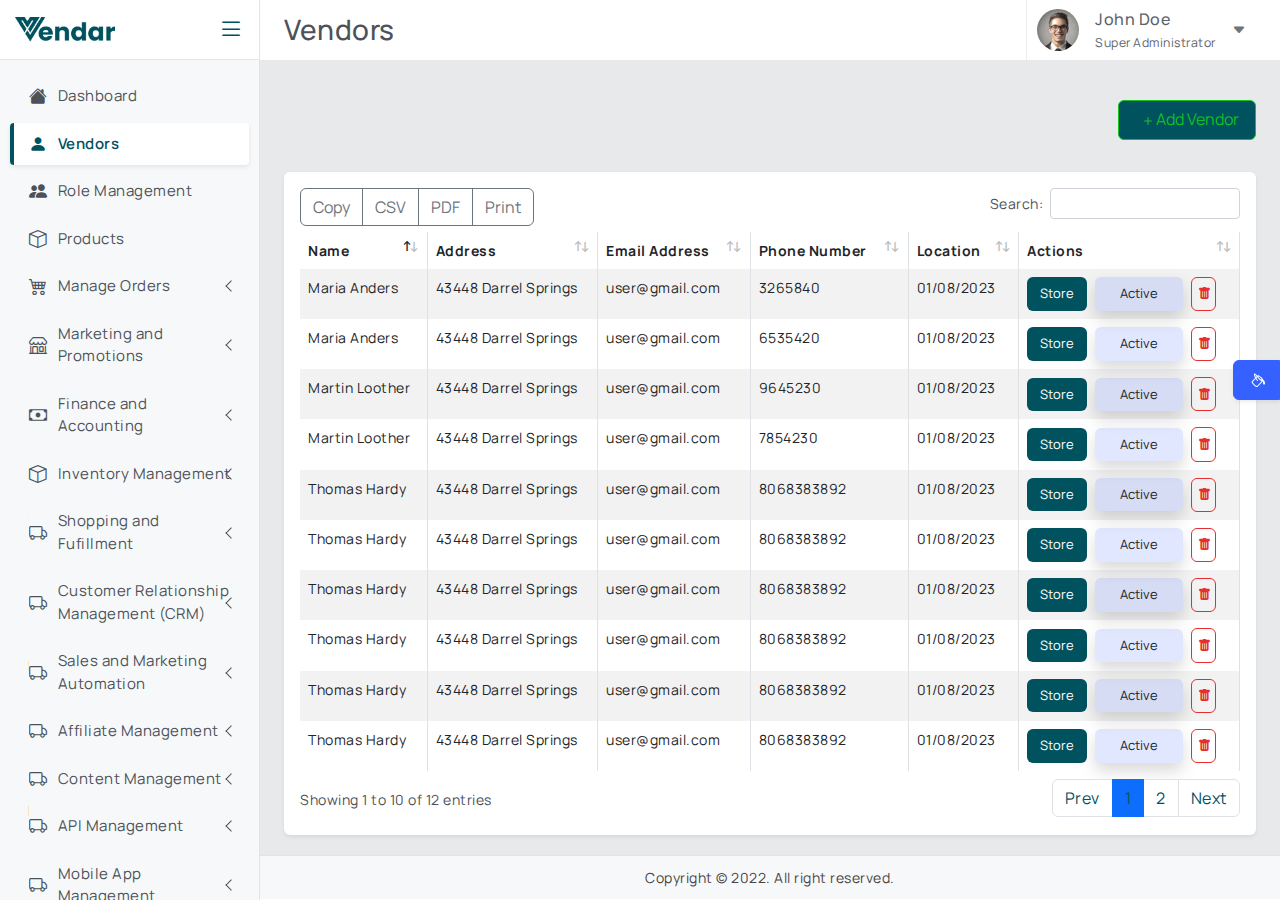
<file: all-users.html>
<!doctype html>
<html lang="en">

<head>
    <!-- Required meta tags -->
    <meta charset="utf-8">
    <meta name="viewport" content="width=device-width, initial-scale=1">
    <link rel="icon" href="assets/images/VenderLogo.png" type="image/png" />
    <!--plugins-->
    <link href="assets/plugins/simplebar/css/simplebar.css" rel="stylesheet" />
    <link href="assets/plugins/perfect-scrollbar/css/perfect-scrollbar.css" rel="stylesheet" />
    <link href="assets/plugins/metismenu/css/metisMenu.min.css" rel="stylesheet" />
    <link href="assets/plugins/datatable/css/dataTables.bootstrap5.min.css" rel="stylesheet" />
    <!-- Bootstrap CSS -->
    <link href="assets/css/bootstrap.min.css" rel="stylesheet" />
    <link href="assets/css/bootstrap-extended.css" rel="stylesheet" />
    <link href="assets/css/style.css" rel="stylesheet" />
    <link href="assets/css/icons.css" rel="stylesheet">
    <link href="https://fonts.googleapis.com/css2?family=Roboto:wght@400;500&display=swap" rel="stylesheet">
    <link rel="stylesheet" href="https://cdn.jsdelivr.net/npm/bootstrap-icons@1.5.0/font/bootstrap-icons.css">

    <!-- loader-->
    <link href="assets/css/pace.min.css" rel="stylesheet" />


    <!--Theme Styles-->
    <link href="assets/css/dark-theme.css" rel="stylesheet" />
    <link href="assets/css/light-theme.css" rel="stylesheet" />
    <link href="assets/css/semi-dark.css" rel="stylesheet" />
    <link href="assets/css/header-colors.css" rel="stylesheet" />

    <title>Onedash - Vendors</title>
</head>

<body>


    <!--start wrapper-->
    <div class="wrapper">
        <!--start top header-->
        <header class="top-header">
            <nav class="navbar navbar-expand gap-3">
                <div class="mobile-toggle-icon fs-3">
                    <i class="bi bi-list"></i>
                </div>
                <h3 class="mb-0">Vendors</h3>
                <div class="top-navbar-right ms-auto">
                    <ul class="navbar-nav align-items-center">
                        <li class="nav-item search-toggle-icon">
                            <a class="nav-link" href="#">
                                <div class="">
                                    <i class="bi bi-search"></i>
                                </div>
                            </a>
                        </li>
        
                    </ul>
                </div>
                <div class="dropdown dropdown-user-setting">
                    <a class="dropdown-toggle dropdown-toggle-nocaret" href="#" data-bs-toggle="dropdown">
                        <div class="user-setting d-flex align-items-center gap-3">
                            <img src="assets/images/avatars/avatar-1.png" class="user-img" alt="">
                            <div class="d-none d-sm-block">
                                <p class="user-name mb-0">John Doe</p>
                                <small class="mb-0 dropdown-user-designation">Super Administrator</small>
                            </div>
                            <i class="bi bi-caret-down-fill text-secondary"></i>
                        </div>
                    </a>
                    <ul class="dropdown-menu dropdown-menu-end">
                        <li>
                            <a class="dropdown-item" href="pages-user-profile.html">
                                <div class="d-flex align-items-center">
                                    <div class=""><i class="bi bi-person-fill"></i></div>
                                    <div class="ms-3"><span>Profile</span></div>
                                </div>
                            </a>
                        </li>
                        <li>
                            <hr class="dropdown-divider">
                        </li>
                        <li>
                            <a class="dropdown-item" href="authentication-signup-with-header-footer.html">
                                <div class="d-flex align-items-center">
                                    <div class=""><i class="bi bi-lock-fill"></i></div>
                                    <div class="ms-3"><span>Logout</span></div>
                                </div>
                            </a>
                        </li>
                    </ul>
                </div>
            </nav>
        </header>
        <!--end top header-->

        <!--start sidebar -->
        <aside class="sidebar-wrapper" data-simplebar="true">
            <div class="sidebar-header" style="background-color: white;">
                <div>
                    <img src="assets/images/VenderLogo.png" class="logo-icon" alt="logo icon" />
                </div>
                <!-- <div>
                                <h4 class="logo-text">Onedash</h4>
                            </div> -->
                <div class="toggle-icon ms-auto">
                    <i class="bi bi-list"></i>
                </div>
            </div>
            <!--navigation-->
            <ul class="metismenu" id="menu">
                <li>
                    <a href="dashboard.html">
                        <div class="parent-icon">
                            <i class="bi bi-house-fill"></i>
                        </div>
                        <div class="menu-title">Dashboard</div>
                    </a>
                </li>
        
                <!-- <li class="menu-label">User Management</li> -->
        
                <li>
                    <a href="all-users.html">
                        <div class="parent-icon">
                            <i class="bi bi-person-fill"></i>
                        </div>
                        <div class="menu-title">Vendors</div>
                    </a>
                </li>
                <li>
                    <a href="role-management.html">
                        <div class="parent-icon">
                            <i class="bi bi-people-fill"></i>
                        </div>
                        <div class="menu-title">Role Management</div>
                    </a>
                </li>
        
                <!-- <li class="menu-label">Product Management</li> -->
        
                <li>
                    <a href="all-products.html">
                        <div class="parent-icon"><i class="bi bi-box"></i></div>
                        <div class="menu-title">Products</div>
                    </a>
                </li>
                <!-- <li class="menu-label">Order Management</li> -->
        
                <!-- <li>
                    <a href="all-orders.html">
                        <div class="parent-icon"><i class="bi bi-cart4"></i></div>
                        <div class="menu-title">Orders</div>
                    </a>
        
                </li> -->
                <!-- <li class="menu-label">Commission Management</li> -->
        
                <li>
                    <a href="javascript:;" class="has-arrow">
                        <div class="parent-icon"><i class="bi bi-cart4"></i></div>
                        <div class="menu-title">Manage Orders</div>
                    </a>
                    <ul>
                        <li>
                            <a href="pending-orders.html"><i class="bi bi-circle"></i>Pending Orders</a>
                        </li>
                        <li>
                            <a href="dispatched-orders.html"><i class="bi bi-circle"></i>Dispatch Orders</a>
                        </li>
                        <li>
                            <a href="successful-orders.html"><i class="bi bi-circle"></i>Succesful Orders</a>
                        </li>
                        <li>
                            <a href="failed-orders.html"><i class="bi bi-circle"></i>Failed Orders</a>
                        </li>
                    </ul>
                </li>
                <!-- <li class="menu-label">Marketing and Promotions</li> -->
        
                <li>
                    <a href="javascript:;" class="has-arrow">
                        <div class="parent-icon"><i class="bi bi-shop"></i></div>
                        <div class="menu-title">Marketing and Promotions</div>
                    </a>
                    <ul>
                        <li>
                            <a href="widgets-static-widgets.html"><i class="bi bi-circle"></i>Create
                            </a>
                        </li>
                        <li>
                            <a href="widgets-data-widgets.html"><i class="bi bi-circle"></i>Manage
                            </a>
                        </li>
                    </ul>
                </li>
                <!-- <li class="menu-label">Finance and Accounting</li> -->
        
                <li>
                    <a href="javascript:;" class="has-arrow">
                        <div class="parent-icon"><i class="bi bi-cash"></i></div>
                        <div class="menu-title">Finance and Accounting</div>
                    </a>
                    <ul>
                        <li>
                            <a href="widgets-static-widgets.html"><i class="bi bi-circle"></i>Financial
                                Statement
                            </a>
                        </li>
                        <li>
                            <a href="widgets-data-widgets.html"><i class="bi bi-circle"></i>Other Tasks
                            </a>
                        </li>
                    </ul>
                </li>
                <!-- <li class="menu-label">Inventory Management</li> -->
        
                <li>
                    <a href="javascript:;" class="has-arrow">
                        <div class="parent-icon"><i class="bi bi-box"></i></div>
                        <div class="menu-title">Inventory Management</div>
                    </a>
                    <ul>
                        <li>
                            <a href="widgets-static-widgets.html"><i class="bi bi-circle"></i>Add New Product
                            </a>
                        </li>
                        <li>
                            <a href="widgets-data-widgets.html"><i class="bi bi-circle"></i>Manage Stock Level
                            </a>
                        </li>
                    </ul>
                </li>
                <!-- <li class="menu-label">Shopping and Fufillment</li> -->
        
                <li>
                    <a href="javascript:;" class="has-arrow">
                        <div class="parent-icon"><i class="bi bi-truck"></i></div>
                        <div class="menu-title">Shopping and Fufillment</div>
                    </a>
                    <ul>
                        <li>
                            <a href="widgets-static-widgets.html"><i class="bi bi-circle"></i>Manage Shipping
                                rates
                            </a>
                        </li>
                        <li>
                            <a href="widgets-data-widgets.html"><i class="bi bi-circle"></i>Configure Shipping
                                /Manage
                                Orders
                            </a>
                        </li>
                    </ul>
                </li>
                <!-- <li class="menu-label">Customer Relationship Management (CRM)</li> -->
        
                <li>
                    <a href="javascript:;" class="has-arrow">
                        <div class="parent-icon"><i class="bi bi-truck"></i></div>
                        <div class="menu-title">
                            Customer Relationship Management (CRM)
                        </div>
                    </a>
                    <ul>
                        <li>
                            <a href="widgets-static-widgets.html"><i class="bi bi-circle"></i>View Customer
                                Profile
                            </a>
                        </li>
                        <li>
                            <a href="widgets-data-widgets.html"><i class="bi bi-circle"></i>Customer Feedback
                            </a>
                        </li>
                    </ul>
                </li>
                <!-- <li class="menu-label">Sales and Marketing Automation</li> -->
        
                <li>
                    <a href="javascript:;" class="has-arrow">
                        <div class="parent-icon"><i class="bi bi-truck"></i></div>
                        <div class="menu-title">Sales and Marketing Automation</div>
                    </a>
                    <ul>
                        <li>
                            <a href="widgets-static-widgets.html"><i class="bi bi-circle"></i>Configure
                                Automated
                                Marketing
                            </a>
                        </li>
                        <li>
                            <a href="widgets-data-widgets.html"><i class="bi bi-circle"></i>Manage Lead
                                Generation
                            </a>
                        </li>
                        <li>
                            <a href="widgets-data-widgets.html"><i class="bi bi-circle"></i>Sales Funnel Metrics
                            </a>
                        </li>
                    </ul>
                </li>
                <!-- <li class="menu-label">Affiliate Management</li> -->
        
                <li>
                    <a href="javascript:;" class="has-arrow">
                        <div class="parent-icon"><i class="bi bi-truck"></i></div>
                        <div class="menu-title">Affiliate Management</div>
                    </a>
                    <ul>
                        <li>
                            <a href="widgets-static-widgets.html"><i class="bi bi-circle"></i>Add new Affiliates
                            </a>
                        </li>
                        <li>
                            <a href="widgets-data-widgets.html"><i class="bi bi-circle"></i>Manage/Track
                                Referrals
                            </a>
                        </li>
                        <li>
                            <a href="widgets-data-widgets.html"><i class="bi bi-circle"></i>Manage Referral
                                Commission
                            </a>
                        </li>
                    </ul>
                </li>
                <!-- <li class="menu-label">Content Management</li> -->
        
                <li>
                    <a href="javascript:;" class="has-arrow">
                        <div class="parent-icon"><i class="bi bi-truck"></i></div>
                        <div class="menu-title">Content Management</div>
                    </a>
                    <ul>
                        <li>
                            <a href="widgets-static-widgets.html"><i class="bi bi-circle"></i>Add Content Pages
                            </a>
                        </li>
                        <li>
                            <a href="widgets-data-widgets.html"><i class="bi bi-circle"></i>Manage Content Pages
                            </a>
                        </li>
                        <li>
                            <a href="widgets-data-widgets.html"><i class="bi bi-circle"></i>Manage/upload Blog
                                Post
                            </a>
                        </li>
                    </ul>
                </li>
                <!-- <li class="menu-label">API Management</li> -->
        
                <li>
                    <a href="javascript:;" class="has-arrow">
                        <div class="parent-icon"><i class="bi bi-truck"></i></div>
                        <div class="menu-title">API Management</div>
                    </a>
                    <ul>
                        <li>
                            <a href="widgets-static-widgets.html"><i class="bi bi-circle"></i>Add Content Pages
                            </a>
                        </li>
                        <li>
                            <a href="widgets-data-widgets.html"><i class="bi bi-circle"></i>Manage Content Pages
                            </a>
                        </li>
                        <li>
                            <a href="widgets-data-widgets.html"><i class="bi bi-circle"></i>Manage/upload Blog
                                Post
                            </a>
                        </li>
                    </ul>
                </li>
                <li>
                    <a href="javascript:;" class="has-arrow">
                        <div class="parent-icon"><i class="bi bi-truck"></i></div>
                        <div class="menu-title">Mobile App Management</div>
                    </a>
                    <ul>
                        <li>
                            <a href="widgets-static-widgets.html"><i class="bi bi-circle"></i>Manage App
                            </a>
                        </li>
                        <li>
                            <a href="widgets-data-widgets.html"><i class="bi bi-circle"></i>App features
                            </a>
                        </li>
                        <li>
                            <a href="widgets-data-widgets.html"><i class="bi bi-circle"></i>Functionality
                            </a>
                        </li>
                    </ul>
                </li>
                <li>
                    <a href="javascript:;" class="has-arrow">
                        <div class="parent-icon"><i class="bi bi-truck"></i></div>
                        <div class="menu-title">Settings</div>
                    </a>
                    <ul>
                        <li>
                            <a href="widgets-static-widgets.html"><i class="bi bi-circle"></i>Site Configuration
                            </a>
                        </li>
                        <li>
                            <a href="widgets-data-widgets.html"><i class="bi bi-circle"></i>Payment Gateway
                            </a>
                        </li>
                        <li>
                            <a href="widgets-data-widgets.html"><i class="bi bi-circle"></i>Email and
                                Notification
                            </a>
                        </li>
                    </ul>
                </li>
                <li>
                    <a href="javascript:;" class="has-arrow">
                        <div class="parent-icon"><i class="bi bi-truck"></i></div>
                        <div class="menu-title">Integration</div>
                    </a>
                    <ul>
                        <li>
                            <a href="widgets-static-widgets.html"><i class="bi bi-circle"></i>Payment Gateway
                                Integration
                            </a>
                        </li>
                        <li>
                            <a href="widgets-data-widgets.html"><i class="bi bi-circle"></i>Shipping Providers
                            </a>
                        </li>
                        <li>
                            <a href="widgets-data-widgets.html"><i class="bi bi-circle"></i>Third-party Services
                            </a>
                        </li>
                    </ul>
                </li>
                <li>
                    <a href="javascript:;" class="has-arrow">
                        <div class="parent-icon"><i class="bi bi-truck"></i></div>
                        <div class="menu-title">Analytic and Reporting</div>
                    </a>
                    <ul>
                        <li>
                            <a href="widgets-static-widgets.html"><i class="bi bi-circle"></i>View Sales Reports
                            </a>
                        </li>
                        <li>
                            <a href="widgets-data-widgets.html"><i class="bi bi-circle"></i>User Engagement
                                Metrics</a>
                        </li>
                        <li>
                            <a href="widgets-data-widgets.html"><i class="bi bi-circle"></i>Other
                                Data/Performance</a>
                        </li>
                    </ul>
                </li>
                <li>
                    <a href="javascript:;" class="has-arrow">
                        <div class="parent-icon"><i class="bi bi-truck"></i></div>
                        <div class="menu-title">Compliance and Security</div>
                    </a>
                    <ul>
                        <li>
                            <a href="widgets-static-widgets.html"><i class="bi bi-circle"></i>User Data Privacy
                            </a>
                        </li>
                        <li>
                            <a href="widgets-data-widgets.html"><i class="bi bi-circle"></i>Compliance
                                Regulation</a>
                        </li>
                        <li>
                            <a href="widgets-data-widgets.html"><i class="bi bi-circle"></i>Manage Security
                                features</a>
                        </li>
                    </ul>
                </li>
                <li>
                    <a href="javascript:;" class="has-arrow">
                        <div class="parent-icon"><i class="bi bi-truck"></i></div>
                        <div class="menu-title">Localization</div>
                    </a>
                    <ul>
                        <li>
                            <a href="widgets-static-widgets.html"><i class="bi bi-circle"></i>Languages
                            </a>
                        </li>
                        <li>
                            <a href="widgets-data-widgets.html"><i class="bi bi-circle"></i>Currency
                                Exchange</a>
                        </li>
                        <li>
                            <a href="widgets-data-widgets.html"><i class="bi bi-circle"></i>Manage
                                Localization</a>
                        </li>
                    </ul>
                </li>
                <li>
                    <a href="javascript:;" class="has-arrow">
                        <div class="parent-icon"><i class="bi bi-truck"></i></div>
                        <div class="menu-title">Feedback and Review</div>
                    </a>
                    <ul>
                        <li>
                            <a href="widgets-static-widgets.html"><i class="bi bi-circle"></i>View Feedback
                            </a>
                        </li>
                        <li>
                            <a href="widgets-data-widgets.html"><i class="bi bi-circle"></i>Moderate Reviews</a>
                        </li>
                        <li>
                            <a href="widgets-data-widgets.html"><i class="bi bi-circle"></i>Manage Ratings</a>
                        </li>
                    </ul>
                </li>
                <li>
                    <a href="javascript:;" class="has-arrow">
                        <div class="parent-icon"><i class="bi bi-truck"></i></div>
                        <div class="menu-title">Api Documentation</div>
                    </a>
                    <ul>
                        <li>
                            <a href="widgets-static-widgets.html"><i class="bi bi-circle"></i>Manage API
                            </a>
                        </li>
                        <li>
                            <a href="widgets-data-widgets.html"><i class="bi bi-circle"></i>Create API</a>
                        </li>
                    </ul>
                </li>
                <li>
                    <a href="javascript:;" class="has-arrow">
                        <div class="parent-icon"><i class="bi bi-truck"></i></div>
                        <div class="menu-title">Knowledge Base</div>
                    </a>
                    <ul>
                        <li>
                            <a href="widgets-static-widgets.html"><i class="bi bi-circle"></i>Create Articles
                            </a>
                        </li>
                        <li>
                            <a href="widgets-data-widgets.html"><i class="bi bi-circle"></i>Manage Articles</a>
                        </li>
                        <li>
                            <a href="widgets-data-widgets.html"><i class="bi bi-circle"></i>Other Resources</a>
                        </li>
                    </ul>
                </li>
                <li>
                    <a href="javascript:;" class="has-arrow">
                        <div class="parent-icon"><i class="bi bi-truck"></i></div>
                        <div class="menu-title">Site Design and Customization</div>
                    </a>
                    <ul>
                        <li>
                            <a href="widgets-static-widgets.html"><i class="bi bi-circle"></i>Modify
                                Design/Layout
                            </a>
                        </li>
                        <li>
                            <a href="widgets-data-widgets.html"><i class="bi bi-circle"></i>Add
                                CSS/JavaScript</a>
                        </li>
                        <li>
                            <a href="widgets-data-widgets.html"><i class="bi bi-circle"></i>Other Customization
                                Options</a>
                        </li>
                    </ul>
                </li>
                <li>
                    <a href="javascript:;" class="has-arrow">
                        <div class="parent-icon"><i class="bi bi-truck"></i></div>
                        <div class="menu-title">Data Export</div>
                    </a>
                    <ul>
                        <li>
                            <a href="widgets-static-widgets.html"><i class="bi bi-circle"></i>All Data</a>
                        </li>
                        <li>
                            <a href="widgets-data-widgets.html"><i class="bi bi-circle"></i>Export Data</a>
                        </li>
                        <li>
                            <a href="widgets-data-widgets.html"><i class="bi bi-circle"></i>Other Data</a>
                        </li>
                    </ul>
                </li>
        
                <li class="menu-label">Forms & Tables</li>
                <li>
                    <a class="has-arrow" href="javascript:;">
                        <div class="parent-icon">
                            <i class="bi bi-file-earmark-break-fill"></i>
                        </div>
                        <div class="menu-title">Forms</div>
                    </a>
                    <ul>
                        <li>
                            <a href="form-elements.html"><i class="bi bi-circle"></i>Form Elements</a>
                        </li>
                        <li>
                            <a href="form-input-group.html"><i class="bi bi-circle"></i>Input Groups</a>
                        </li>
                        <li>
                            <a href="form-layouts.html"><i class="bi bi-circle"></i>Forms Layouts</a>
                        </li>
                        <li>
                            <a href="form-validations.html"><i class="bi bi-circle"></i>Form Validation</a>
                        </li>
                        <li>
                            <a href="form-date-time-pickes.html"><i class="bi bi-circle"></i>Date Pickers</a>
                        </li>
                        <li>
                            <a href="form-select2.html"><i class="bi bi-circle"></i>Select2</a>
                        </li>
                    </ul>
                </li>
                <li>
                    <a class="has-arrow" href="javascript:;">
                        <div class="parent-icon">
                            <i class="bi bi-file-earmark-spreadsheet-fill"></i>
                        </div>
                        <div class="menu-title">Tables</div>
                    </a>
                    <ul>
                        <li>
                            <a href="table-basic-table.html"><i class="bi bi-circle"></i>Basic Table</a>
                        </li>
                        <li>
                            <a href="table-advance-tables.html"><i class="bi bi-circle"></i>Advance Tables</a>
                        </li>
                        <li>
                            <a href="table-datatable.html"><i class="bi bi-circle"></i>Data Table</a>
                        </li>
                    </ul>
                </li>
                <li class="menu-label">Pages</li>
                <li>
                    <a class="has-arrow" href="javascript:;">
                        <div class="parent-icon">
                            <i class="bi bi-lock-fill"></i>
                        </div>
                        <div class="menu-title">Authentication</div>
                    </a>
                    <ul>
                        <li>
                            <a href="authentication-signin.html" target="_blank"><i class="bi bi-circle"></i>Sign In</a>
                        </li>
                        <li>
                            <a href="authentication-signup.html" target="_blank"><i class="bi bi-circle"></i>Sign Up</a>
                        </li>
                        <li>
                            <a href="authentication-signin-with-header-footer.html" target="_blank"><i
                                    class="bi bi-circle"></i>Sign In with Header &
                                Footer</a>
                        </li>
                        <li>
                            <a href="authentication-signup-with-header-footer.html" target="_blank"><i
                                    class="bi bi-circle"></i>Sign Up with Header &
                                Footer</a>
                        </li>
                        <li>
                            <a href="authentication-forgot-password.html" target="_blank"><i class="bi bi-circle"></i>Forgot
                                Password</a>
                        </li>
                        <li>
                            <a href="authentication-reset-password.html" target="_blank"><i class="bi bi-circle"></i>Reset
                                Password</a>
                        </li>
                    </ul>
                </li>
                <li>
                    <a href="pages-user-profile.html">
                        <div class="parent-icon">
                            <i class="bi bi-person-lines-fill"></i>
                        </div>
                        <div class="menu-title">User Profile</div>
                    </a>
                </li>
                <li>
                    <a href="pages-timeline.html">
                        <div class="parent-icon">
                            <i class="bi bi-collection-play-fill"></i>
                        </div>
                        <div class="menu-title">Timeline</div>
                    </a>
                </li>
                <li>
                    <a class="has-arrow" href="javascript:;">
                        <div class="parent-icon">
                            <i class="bi bi-exclamation-triangle-fill"></i>
                        </div>
                        <div class="menu-title">Errors</div>
                    </a>
                    <ul>
                        <li>
                            <a href="pages-errors-404-error.html" target="_blank"><i class="bi bi-circle"></i>404 Error</a>
                        </li>
                        <li>
                            <a href="pages-errors-500-error.html" target="_blank"><i class="bi bi-circle"></i>500 Error</a>
                        </li>
                        <li>
                            <a href="pages-errors-coming-soon.html" target="_blank"><i class="bi bi-circle"></i>Coming Soon</a>
                        </li>
                        <li>
                            <a href="pages-blank-page.html" target="_blank"><i class="bi bi-circle"></i>Blank
                                Page</a>
                        </li>
                    </ul>
                </li>
                <li>
                    <a href="pages-faq.html">
                        <div class="parent-icon">
                            <i class="bi bi-question-lg"></i>
                        </div>
                        <div class="menu-title">FAQ</div>
                    </a>
                </li>
                <li>
                    <a href="pages-pricing-tables.html">
                        <div class="parent-icon">
                            <i class="bi bi-tags-fill"></i>
                        </div>
                        <div class="menu-title">Pricing Tables</div>
                    </a>
                </li>
                <li class="menu-label">Charts & Maps</li>
                <li>
                    <a class="has-arrow" href="javascript:;">
                        <div class="parent-icon">
                            <i class="bi bi-bar-chart-line-fill"></i>
                        </div>
                        <div class="menu-title">Charts</div>
                    </a>
                    <ul>
                        <li>
                            <a href="charts-apex-chart.html"><i class="bi bi-circle"></i>Apex</a>
                        </li>
                        <li>
                            <a href="charts-chartjs.html"><i class="bi bi-circle"></i>Chartjs</a>
                        </li>
                        <li>
                            <a href="charts-highcharts.html"><i class="bi bi-circle"></i>Highcharts</a>
                        </li>
                    </ul>
                </li>
                <li>
                    <a class="has-arrow" href="javascript:;">
                        <div class="parent-icon">
                            <i class="bi bi-pin-map-fill"></i>
                        </div>
                        <div class="menu-title">Maps</div>
                    </a>
                    <ul>
                        <li>
                            <a href="map-google-maps.html"><i class="bi bi-circle"></i>Google Maps</a>
                        </li>
                        <li>
                            <a href="map-vector-maps.html"><i class="bi bi-circle"></i>Vector Maps</a>
                        </li>
                    </ul>
                </li>
                <li class="menu-label">Others</li>
                <li>
                    <a class="has-arrow" href="javascript:;">
                        <div class="parent-icon">
                            <i class="bi bi-music-note-list"></i>
                        </div>
                        <div class="menu-title">Menu Levels</div>
                    </a>
                    <ul>
                        <li>
                            <a class="has-arrow" href="javascript:;"><i class="bi bi-circle"></i>Level One</a>
                            <ul>
                                <li>
                                    <a class="has-arrow" href="javascript:;"><i class="bi bi-circle"></i>Level
                                        Two</a>
                                    <ul>
                                        <li>
                                            <a href="javascript:;"><i class="bi bi-circle"></i>Level Three</a>
                                        </li>
                                    </ul>
                                </li>
                                f
                            </ul>
                        </li>
                    </ul>
                </li>
                <li>
                    <a href="javascript:;">
                        <div class="parent-icon">
                            <i class="bi bi-file-code-fill"></i>
                        </div>
                        <div class="menu-title">Documentation</div>
                    </a>
                </li>
                <li>
                    <a href="https://themeforest.net/user/codervent" target="_blank">
                        <div class="parent-icon">
                            <i class="bi bi-telephone-fill"></i>
                        </div>
                        <div class="menu-title">Support</div>
                    </a>
                </li>
            </ul>
            <!--end navigation-->
        </aside>
        <!--end sidebar -->

        <!--start content-->
        <main class="page-content">
            <div class="mt-3  mb-3">
                <div class="">
                    <div class="topButton">
                        <button id="addButton" type="button" class="btn btn-outline-success px-3"><i class="bi bi-plus"></i>Add
                            Vendor
                        </button>
                    </div>
                    <div class="col">
                    </div>
                </div>
            </div>
            <!--breadcrumb-->
            <div class="page-breadcrumb d-none d-sm-flex align-items-center mb-3">
            </div>
            <!--end breadcrumb-->
            
            <div class="card">
                <div class="card-body">
                    <div class="table-responsive">
                        <table id="example2" class="table table-striped table-bordered">
                            <thead>
                                <tr>
                                    <th>Name</th>
                                    <th>Address</th>
                                    <th>Email Address</th>
                                    <th>Phone Number</th>
                                    <th>Location</th>
                                    <th>Actions</th>
                                </tr>
                            </thead>
                            <tbody>
                                <tr>
                                    <td>
                                        <div class="d-flex align-items-center gap-2 cursor-pointer">
                                            <div class="">
                                                <p class="mb-0">Thomas Hardy</p>
                                            </div>
                                        </div>
                                    </td>
                                    <td>43448 Darrel Springs</td>
                                    <td>user@gmail.com</td>
                                    <td>8068383892</td>
                                    <td>01/08/2023 </td>
                                    <td>
                                        <div class="table-actions d-flex align-items-center gap-2 fs-6">
                                            <div class="col">
                                                <!-- Button trigger modal -->
                                                <button type="button" style="font-size:small; background-color: #01525F;" class="btn text-white" data-bs-toggle="modal"
                                                    data-bs-target="#exampleScrollableModal">Store</button>
                                                <!-- Modal -->
                                                <div class="modal fade" id="exampleScrollableModal" tabindex="-1" aria-hidden="true">
                                                    <div class="modal-dialog modal-dialog-scrollable">
                                                        <div class="modal-content">
                                                            <div class="modal-header">
                                                                <h5 class="modal-title">Modal title</h5>
                                                                <button type="button" class="btn-close" data-bs-dismiss="modal" aria-label="Close"></button>
                                                            </div>
                                                            <div class="modal-body">
                                                                
                                                            </div>
                                                            <div class="modal-footer">
                                                                <button type="button" class="btn btn-secondary" data-bs-dismiss="modal">Close</button>
                                                                <button type="button" class="btn btn-primary">Save changes</button>
                                                            </div>
                                                        </div>
                                                    </div>
                                                </div>
                                            </div>
                                            <div class="col">
                                                <button style="font-size:small;" type="button" class="btn bg-light-primary shadow  px-4">
                                                    Active</button>
                                            </div>
                                            <div class="col">
                                                <button style="font-size:small;" type="button" class="btn btn-outline-danger px-1"><i
                                                        style="margin-left:2px;" class="bi bi-trash-fill"></i></button>
                                            </div>
                                    </td>
                                </tr>
                                <tr>
                                    <td>
                                        <div class="d-flex align-items-center gap-2 cursor-pointer">
                                            <div class="">
                                                <p class="mb-0">Thomas Hardy</p>
                                            </div>
                                        </div>
                                    </td>
                                    <td>43448 Darrel Springs</td>
                                    <td>user@gmail.com</td>
                                    <td>8068383892</td>
                                    <td>01/08/2023 </td>
                                    <td>
                                        <div class="table-actions d-flex align-items-center gap-2 fs-6">
                                            <div class="col">
                                                <!-- Button trigger modal -->
                                                <button type="button" style="font-size:small; background-color: #01525F;" class="btn text-white" data-bs-toggle="modal"
                                                    data-bs-target="#exampleScrollableModal">Store</button>
                                                <!-- Modal -->
                                                <div class="modal fade" id="exampleScrollableModal" tabindex="-1" aria-hidden="true">
                                                    <div class="modal-dialog modal-dialog-scrollable">
                                                        <div class="modal-content">
                                                            <div class="modal-header">
                                                                <h5 class="modal-title">Modal title</h5>
                                                                <button type="button" class="btn-close" data-bs-dismiss="modal" aria-label="Close"></button>
                                                            </div>
                                                            <div class="modal-body">
                                                                
                                                            </div>
                                                            <div class="modal-footer">
                                                                <button type="button" class="btn btn-secondary" data-bs-dismiss="modal">Close</button>
                                                                <button type="button" class="btn btn-primary">Save changes</button>
                                                            </div>
                                                        </div>
                                                    </div>
                                                </div>
                                            </div>
                                            <div class="col">
                                                <button style="font-size:small;" type="button" class="btn bg-light-primary shadow  px-4">
                                                    Active</button>
                                            </div>
                                            <div class="col">
                                                <button style="font-size:small;" type="button" class="btn btn-outline-danger px-1"><i
                                                        style="margin-left:2px;" class="bi bi-trash-fill"></i></button>
                                            </div>
                                    </td>
                                </tr>
                                <tr>
                                    <td>
                                        <div class="d-flex align-items-center gap-2 cursor-pointer">
                                            <div class="">
                                                <p class="mb-0">Thomas Hardy</p>
                                            </div>
                                        </div>
                                    </td>
                                    <td>43448 Darrel Springs</td>
                                    <td>user@gmail.com</td>
                                    <td>8068383892</td>
                                    <td>01/08/2023 </td>
                                    <td>
                                        <div class="table-actions d-flex align-items-center gap-2 fs-6">
                                            <div class="col">
                                                <!-- Button trigger modal -->
                                                <button type="button" style="font-size:small; background-color: #01525F;" class="btn text-white" data-bs-toggle="modal"
                                                    data-bs-target="#exampleScrollableModal">Store</button>
                                                <!-- Modal -->
                                                <div class="modal fade" id="exampleScrollableModal" tabindex="-1" aria-hidden="true">
                                                    <div class="modal-dialog modal-dialog-scrollable">
                                                        <div class="modal-content">
                                                            <div class="modal-header">
                                                                <h5 class="modal-title">Modal title</h5>
                                                                <button type="button" class="btn-close" data-bs-dismiss="modal" aria-label="Close"></button>
                                                            </div>
                                                            <div class="modal-body">
                                                                
                                                            </div>
                                                            <div class="modal-footer">
                                                                <button type="button" class="btn btn-secondary" data-bs-dismiss="modal">Close</button>
                                                                <button type="button" class="btn btn-primary">Save changes</button>
                                                            </div>
                                                        </div>
                                                    </div>
                                                </div>
                                            </div>
                                            <div class="col">
                                                <button style="font-size:small;" type="button" class="btn bg-light-primary shadow  px-4">
                                                    Active</button>
                                            </div>
                                            <div class="col">
                                                <button style="font-size:small;" type="button" class="btn btn-outline-danger px-1"><i
                                                        style="margin-left:2px;" class="bi bi-trash-fill"></i></button>
                                            </div>
                                    </td>
                                </tr>
                                <tr>
                                    <td>
                                        <div class="d-flex align-items-center gap-2 cursor-pointer">
                                            <div class="">
                                                <p class="mb-0">Thomas Hardy</p>
                                            </div>
                                        </div>
                                    </td>
                                    <td>43448 Darrel Springs</td>
                                    <td>user@gmail.com</td>
                                    <td>8068383892</td>
                                    <td>01/08/2023 </td>
                                    <td>
                                        <div class="table-actions d-flex align-items-center gap-2 fs-6">
                                            <div class="col">
                                                <!-- Button trigger modal -->
                                                <button type="button" style="font-size:small; background-color: #01525F;" class="btn text-white" data-bs-toggle="modal"
                                                    data-bs-target="#exampleScrollableModal">Store</button>
                                                <!-- Modal -->
                                                <div class="modal fade" id="exampleScrollableModal" tabindex="-1" aria-hidden="true">
                                                    <div class="modal-dialog modal-dialog-scrollable">
                                                        <div class="modal-content">
                                                            <div class="modal-header">
                                                                <h5 class="modal-title">Modal title</h5>
                                                                <button type="button" class="btn-close" data-bs-dismiss="modal" aria-label="Close"></button>
                                                            </div>
                                                            <div class="modal-body">
                                                                
                                                            </div>
                                                            <div class="modal-footer">
                                                                <button type="button" class="btn btn-secondary" data-bs-dismiss="modal">Close</button>
                                                                <button type="button" class="btn btn-primary">Save changes</button>
                                                            </div>
                                                        </div>
                                                    </div>
                                                </div>
                                            </div>
                                            <div class="col">
                                                <button style="font-size:small;" type="button" class="btn bg-light-primary shadow  px-4">
                                                    Active</button>
                                            </div>
                                            <div class="col">
                                                <button style="font-size:small;" type="button" class="btn btn-outline-danger px-1"><i
                                                        style="margin-left:2px;" class="bi bi-trash-fill"></i></button>
                                            </div>
                                    </td>
                                </tr>
                                <tr>
                                    <td>
                                        <div class="d-flex align-items-center gap-2 cursor-pointer">
                                            <div class="">
                                                <p class="mb-0">Thomas Hardy</p>
                                            </div>
                                        </div>
                                    </td>
                                    <td>43448 Darrel Springs</td>
                                    <td>user@gmail.com</td>
                                    <td>8068383892</td>
                                    <td>01/08/2023 </td>
                                    <td>
                                        <div class="table-actions d-flex align-items-center gap-2 fs-6">
                                            <div class="col">
                                                <!-- Button trigger modal -->
                                                <button type="button" style="font-size:small; background-color: #01525F;" class="btn text-white" data-bs-toggle="modal"
                                                    data-bs-target="#exampleScrollableModal">Store</button>
                                                <!-- Modal -->
                                                <div class="modal fade" id="exampleScrollableModal" tabindex="-1" aria-hidden="true">
                                                    <div class="modal-dialog modal-dialog-scrollable">
                                                        <div class="modal-content">
                                                            <div class="modal-header">
                                                                <h5 class="modal-title">Modal title</h5>
                                                                <button type="button" class="btn-close" data-bs-dismiss="modal" aria-label="Close"></button>
                                                            </div>
                                                            <div class="modal-body">
                                                                
                                                            </div>
                                                            <div class="modal-footer">
                                                                <button type="button" class="btn btn-secondary" data-bs-dismiss="modal">Close</button>
                                                                <button type="button" class="btn btn-primary">Save changes</button>
                                                            </div>
                                                        </div>
                                                    </div>
                                                </div>
                                            </div>
                                            <div class="col">
                                                <button style="font-size:small;" type="button" class="btn bg-light-primary shadow  px-4">
                                                    Active</button>
                                            </div>
                                            <div class="col">
                                                <button style="font-size:small;" type="button" class="btn btn-outline-danger px-1"><i
                                                        style="margin-left:2px;" class="bi bi-trash-fill"></i></button>
                                            </div>
                                    </td>
                                </tr>
                                <tr>
                                    <td>
                                        <div class="d-flex align-items-center gap-2 cursor-pointer">
                                            <div class="">
                                                <p class="mb-0">Thomas Hardy</p>
                                            </div>
                                        </div>
                                    </td>
                                    <td>43448 Darrel Springs</td>
                                    <td>user@gmail.com</td>
                                    <td>8068383892</td>
                                    <td>01/08/2023 </td>
                                    <td>
                                        <div class="table-actions d-flex align-items-center gap-2 fs-6">
                                            <div class="col">
                                                <!-- Button trigger modal -->
                                                <button type="button" style="font-size:small; background-color: #01525F;" class="btn text-white" data-bs-toggle="modal"
                                                    data-bs-target="#exampleScrollableModal">Store</button>
                                                <!-- Modal -->
                                                <div class="modal fade" id="exampleScrollableModal" tabindex="-1" aria-hidden="true">
                                                    <div class="modal-dialog modal-dialog-scrollable">
                                                        <div class="modal-content">
                                                            <div class="modal-header">
                                                                <h5 class="modal-title">Modal title</h5>
                                                                <button type="button" class="btn-close" data-bs-dismiss="modal" aria-label="Close"></button>
                                                            </div>
                                                            <div class="modal-body">
                                                                
                                                            </div>
                                                            <div class="modal-footer">
                                                                <button type="button" class="btn btn-secondary" data-bs-dismiss="modal">Close</button>
                                                                <button type="button" class="btn btn-primary">Save changes</button>
                                                            </div>
                                                        </div>
                                                    </div>
                                                </div>
                                            </div>
                                            <div class="col">
                                                <button style="font-size:small;" type="button" class="btn bg-light-primary shadow  px-4">
                                                    Active</button>
                                            </div>
                                            <div class="col">
                                                <button style="font-size:small;" type="button" class="btn btn-outline-danger px-1"><i
                                                        style="margin-left:2px;" class="bi bi-trash-fill"></i></button>
                                            </div>
                                    </td>
                                </tr>
                                <tr>
                                    <td>
                                        <div class="d-flex align-items-center gap-2 cursor-pointer">
                                            <div class="">
                                                <p class="mb-0">Thomas Hardy</p>
                                            </div>
                                        </div>
                                    </td>
                                    <td>43448 Darrel Springs</td>
                                    <td>user@gmail.com</td>
                                    <td>8068383892</td>
                                    <td>01/08/2023 </td>
                                    <td>
                                        <div class="table-actions d-flex align-items-center gap-2 fs-6">
                                            <div class="col">
                                                <!-- Button trigger modal -->
                                                <button type="button" style="font-size:small; background-color: #01525F;" class="btn text-white" data-bs-toggle="modal"
                                                    data-bs-target="#exampleScrollableModal">Store</button>
                                                <!-- Modal -->
                                                <div class="modal fade" id="exampleScrollableModal" tabindex="-1" aria-hidden="true">
                                                    <div class="modal-dialog modal-dialog-scrollable">
                                                        <div class="modal-content">
                                                            <div class="modal-header">
                                                                <h5 class="modal-title">Modal title</h5>
                                                                <button type="button" class="btn-close" data-bs-dismiss="modal" aria-label="Close"></button>
                                                            </div>
                                                            <div class="modal-body">
                                                                
                                                            </div>
                                                            <div class="modal-footer">
                                                                <button type="button" class="btn btn-secondary" data-bs-dismiss="modal">Close</button>
                                                                <button type="button" class="btn btn-primary">Save changes</button>
                                                            </div>
                                                        </div>
                                                    </div>
                                                </div>
                                            </div>
                                            <div class="col">
                                                <button style="font-size:small;" type="button" class="btn bg-light-primary shadow  px-4">
                                                    Active</button>
                                            </div>
                                            <div class="col">
                                                <button style="font-size:small;" type="button" class="btn btn-outline-danger px-1"><i
                                                        style="margin-left:2px;" class="bi bi-trash-fill"></i></button>
                                            </div>
                                    </td>
                                </tr>
                                <tr>
                                    <td>
                                        <div class="d-flex align-items-center gap-2 cursor-pointer">
                                            <div class="">
                                                <p class="mb-0">Victoria Hardy</p>
                                            </div>
                                        </div>
                                    </td>
                                    <td>43448 Darrel Springs</td>
                                    <td>user@gmail.com</td>
                                    <td>8956370</td>
                                    <td>01/08/2023 </td>
                                    <td>
                                        <div class="table-actions d-flex align-items-center gap-2 fs-6">
                                            <div class="col">
                                                <!-- Button trigger modal -->
                                                <button type="button" style="font-size:small; background-color: #01525F;" class="btn text-white" data-bs-toggle="modal"
                                                    data-bs-target="#exampleScrollableModal">Store</button>
                                                <!-- Modal -->
                                                <div class="modal fade" id="exampleScrollableModal" tabindex="-1" aria-hidden="true">
                                                    <div class="modal-dialog modal-dialog-scrollable">
                                                        <div class="modal-content">
                                                            <div class="modal-header">
                                                                <h5 class="modal-title">Modal title</h5>
                                                                <button type="button" class="btn-close" data-bs-dismiss="modal" aria-label="Close"></button>
                                                            </div>
                                                            <div class="modal-body">
                                                                
                                                            </div>
                                                            <div class="modal-footer">
                                                                <button type="button" class="btn btn-secondary" data-bs-dismiss="modal">Close</button>
                                                                <button type="button" class="btn btn-primary">Save changes</button>
                                                            </div>
                                                        </div>
                                                    </div>
                                                </div>
                                            </div>
                                            <div class="col">
                                                <button style="font-size:small;" type="button" class="btn bg-light-primary shadow  px-4">
                                                    Active</button>
                                            </div>
                                            <div class="col">
                                                <button style="font-size:small;" type="button" class="btn btn-outline-danger px-1"><i
                                                        style="margin-left:2px;" class="bi bi-trash-fill"></i></button>
                                            </div>
                                    </td>
                                </tr>
                                <tr>
                                    <td>
                                        <div class="d-flex align-items-center gap-2 cursor-pointer">
                                            <div class="">
                                                <p class="mb-0">Maria Anders</p>
                                            </div>
                                        </div>
                                    </td>
                                    <td>43448 Darrel Springs</td>
                                    <td>user@gmail.com</td>
                                    <td>3265840</td>
                                    <td>01/08/2023 </td>
                                    <td>
                                        <div class="table-actions d-flex align-items-center gap-2 fs-6">
                                            <div class="col">
                                                <!-- Button trigger modal -->
                                                <button type="button" style="font-size:small; background-color: #01525F;" class="btn text-white" data-bs-toggle="modal"
                                                    data-bs-target="#exampleScrollableModal">Store</button>
                                                <!-- Modal -->
                                                <div class="modal fade" id="exampleScrollableModal" tabindex="-1" aria-hidden="true">
                                                    <div class="modal-dialog modal-dialog-scrollable">
                                                        <div class="modal-content">
                                                            <div class="modal-header">
                                                                <h5 class="modal-title">Modal title</h5>
                                                                <button type="button" class="btn-close" data-bs-dismiss="modal" aria-label="Close"></button>
                                                            </div>
                                                            <div class="modal-body">
                                                                
                                                            </div>
                                                            <div class="modal-footer">
                                                                <button type="button" class="btn btn-secondary" data-bs-dismiss="modal">Close</button>
                                                                <button type="button" class="btn btn-primary">Save changes</button>
                                                            </div>
                                                        </div>
                                                    </div>
                                                </div>
                                            </div>
                                            <div class="col">
                                                <button style="font-size:small;" type="button" class="btn bg-light-primary shadow  px-4">
                                                    Active</button>
                                            </div>
                                            <div class="col">
                                                <button style="font-size:small;" type="button" class="btn btn-outline-danger px-1"><i
                                                        style="margin-left:2px;" class="bi bi-trash-fill"></i></button>
                                            </div>
                                    </td>
                                </tr>
                                <tr>
                                    <td>
                                        <div class="d-flex align-items-center 2ap-3 cursor-pointer">
                                            <div class="">
                                                <p class="mb-0">Maria Anders</p>
                                            </div>
                                        </div>
                                    </td>
                                    <td>43448 Darrel Springs</td>
                                    <td>user@gmail.com</td>
                                    <td>6535420</td>
                                    <td>01/08/2023 </td>
                                    <td>
                                        <div class="table-actions d-flex align-items-center gap-2 fs-6">
                                            <div class="col">
                                                <!-- Button trigger modal -->
                                                <button type="button" style="font-size:small; background-color: #01525F;" class="btn text-white" data-bs-toggle="modal"
                                                    data-bs-target="#exampleScrollableModal">Store</button>
                                                <!-- Modal -->
                                                <div class="modal fade" id="exampleScrollableModal" tabindex="-1" aria-hidden="true">
                                                    <div class="modal-dialog modal-dialog-scrollable">
                                                        <div class="modal-content">
                                                            <div class="modal-header">
                                                                <h5 class="modal-title">Modal title</h5>
                                                                <button type="button" class="btn-close" data-bs-dismiss="modal" aria-label="Close"></button>
                                                            </div>
                                                            <div class="modal-body">
                                                                
                                                            </div>
                                                            <div class="modal-footer">
                                                                <button type="button" class="btn btn-secondary" data-bs-dismiss="modal">Close</button>
                                                                <button type="button" class="btn btn-primary">Save changes</button>
                                                            </div>
                                                        </div>
                                                    </div>
                                                </div>
                                            </div>
                                            <div class="col">
                                                <button style="font-size:small;" type="button" class="btn bg-light-primary shadow  px-4">
                                                    Active</button>
                                            </div>
                                            <div class="col">
                                                <button style="font-size:small;" type="button" class="btn btn-outline-danger px-1"><i
                                                        style="margin-left:2px;" class="bi bi-trash-fill"></i></button>
                                            </div>
                                    </td>
                                </tr>
                                <tr>
                                    <td>
                                        <div class="d-flex align-items-center gap-2 cursor-pointer">
                                            <div class="">
                                                <p class="mb-0">Martin Loother</p>
                                            </div>
                                        </div>
                                    </td>
                                    <td>43448 Darrel Springs</td>
                                    <td>user@gmail.com</td>
                                    <td>9645230</td>
                                    <td>01/08/2023 </td>
                                    <td>
                                        <div class="table-actions d-flex align-items-center gap-2 fs-6">
                                            <div class="col">
                                                <!-- Button trigger modal -->
                                                <button type="button" style="font-size:small; background-color: #01525F;" class="btn text-white" data-bs-toggle="modal"
                                                    data-bs-target="#exampleScrollableModal">Store</button>
                                                <!-- Modal -->
                                                <div class="modal fade" id="exampleScrollableModal" tabindex="-1" aria-hidden="true">
                                                    <div class="modal-dialog modal-dialog-scrollable">
                                                        <div class="modal-content">
                                                            <div class="modal-header">
                                                                <h5 class="modal-title">Modal title</h5>
                                                                <button type="button" class="btn-close" data-bs-dismiss="modal" aria-label="Close"></button>
                                                            </div>
                                                            <div class="modal-body">
                                                                
                                                            </div>
                                                            <div class="modal-footer">
                                                                <button type="button" class="btn btn-secondary" data-bs-dismiss="modal">Close</button>
                                                                <button type="button" class="btn btn-primary">Save changes</button>
                                                            </div>
                                                        </div>
                                                    </div>
                                                </div>
                                            </div>
                                            <div class="col">
                                                <button style="font-size:small;" type="button" class="btn bg-light-primary shadow  px-4">
                                                    Active</button>
                                            </div>
                                            <div class="col">
                                                <button style="font-size:small;" type="button" class="btn btn-outline-danger px-1"><i
                                                        style="margin-left:2px;" class="bi bi-trash-fill"></i></button>
                                            </div>
                                        </div>
                                    </td>
                                </tr>
                                <tr>
                                    <td>
                                        <div class="d-flex align-items-center gap-3 cursor-pointer">
                                            <div class="">
                                                <p class="mb-0">Martin Loother</p>
                                            </div>
                                        </div>
                                    </td>
                                    <td>43448 Darrel Springs</td>
                                    <td>user@gmail.com</td>
                                    <td>7854230</td>
                                    <td>01/08/2023 </td>
                                    <td>
                                        <div class="table-actions d-flex align-items-center gap-2 fs-6">
                                            <div class="col">
                                                <!-- Button trigger modal -->
                                                <button type="button" style="font-size:small; background-color: #01525F;" class="btn text-white" data-bs-toggle="modal"
                                                    data-bs-target="#exampleScrollableModal">Store</button>
                                                <!-- Modal -->
                                                <div class="modal fade" id="exampleScrollableModal" tabindex="-1" aria-hidden="true">
                                                    <div class="modal-dialog modal-dialog-scrollable">
                                                        <div class="modal-content">
                                                            <div class="modal-header">
                                                                <h5 class="modal-title">Modal title</h5>
                                                                <button type="button" class="btn-close" data-bs-dismiss="modal" aria-label="Close"></button>
                                                            </div>
                                                            <div class="modal-body">
                                                                
                                                            </div>
                                                            <div class="modal-footer">
                                                                <button type="button" class="btn btn-secondary" data-bs-dismiss="modal">Close</button>
                                                                <button type="button" class="btn btn-primary">Save changes</button>
                                                            </div>
                                                        </div>
                                                    </div>
                                                </div>
                                            </div>
                                            <div class="col">
                                                <button style="font-size:small;" type="button" class="btn bg-light-primary shadow  px-4">
                                                    Active</button>
                                            </div>
                                            <div class="col">
                                                <button style="font-size:small;" type="button" class="btn btn-outline-danger px-1"><i
                                                        style="margin-left:2px;" class="bi bi-trash-fill"></i></button>
                                            </div>
                                    </td>
                                </tr>
                            </tbody>
                        </table>
                    </div>
                </div>
            </div>
        </main>
        <!--end page main-->


        <!--start overlay-->
        <div class="overlay nav-toggle-icon"></div>
        <!--end overlay-->

        <!--start footer-->
        <footer class="footer">
            <div class="footer-text">
                Copyright © 2022. All right reserved.
            </div>
        </footer>
        <!--end footer-->


        <!--Start Back To Top Button-->
        <a href="javaScript:;" class="back-to-top"><i class='bx bxs-up-arrow-alt'></i></a>
        <!--End Back To Top Button-->

        <!--start switcher-->
        <div class="switcher-body">
            <button class="btn btn-primary btn-switcher shadow-sm" type="button" data-bs-toggle="offcanvas"
                data-bs-target="#offcanvasScrolling" aria-controls="offcanvasScrolling"><i
                    class="bi bi-paint-bucket me-0"></i></button>
            <div class="offcanvas offcanvas-end shadow border-start-0 p-2" data-bs-scroll="true"
                data-bs-backdrop="false" tabindex="-1" id="offcanvasScrolling">
                <div class="offcanvas-header border-bottom">
                    <h5 class="offcanvas-title" id="offcanvasScrollingLabel">Theme Customizer</h5>
                    <button type="button" class="btn-close text-reset" data-bs-dismiss="offcanvas"></button>
                </div>
                <div class="offcanvas-body">
                    <h6 class="mb-0">Theme Variation</h6>
                    <hr>
                    <div class="form-check form-check-inline">
                        <input class="form-check-input" type="radio" name="inlineRadioOptions" id="LightTheme"
                            value="option1">
                        <label class="form-check-label" for="LightTheme">Light</label>
                    </div>
                    <div class="form-check form-check-inline">
                        <input class="form-check-input" type="radio" name="inlineRadioOptions" id="DarkTheme"
                            value="option2">
                        <label class="form-check-label" for="DarkTheme">Dark</label>
                    </div>
                    <div class="form-check form-check-inline">
                        <input class="form-check-input" type="radio" name="inlineRadioOptions" id="SemiDarkTheme"
                            value="option3">
                        <label class="form-check-label" for="SemiDarkTheme">Semi Dark</label>
                    </div>
                    <hr>
                    <div class="form-check form-check-inline">
                        <input class="form-check-input" type="radio" name="inlineRadioOptions" id="MinimalTheme"
                            value="option3" checked>
                        <label class="form-check-label" for="MinimalTheme">Minimal Theme</label>
                    </div>
                    <hr />
                    <h6 class="mb-0">Header Colors</h6>
                    <hr />
                    <div class="header-colors-indigators">
                        <div class="row row-cols-auto g-3">
                            <div class="col">
                                <div class="indigator headercolor1" id="headercolor1"></div>
                            </div>
                            <div class="col">
                                <div class="indigator headercolor2" id="headercolor2"></div>
                            </div>
                            <div class="col">
                                <div class="indigator headercolor3" id="headercolor3"></div>
                            </div>
                            <div class="col">
                                <div class="indigator headercolor4" id="headercolor4"></div>
                            </div>
                            <div class="col">
                                <div class="indigator headercolor5" id="headercolor5"></div>
                            </div>
                            <div class="col">
                                <div class="indigator headercolor6" id="headercolor6"></div>
                            </div>
                            <div class="col">
                                <div class="indigator headercolor7" id="headercolor7"></div>
                            </div>
                            <div class="col">
                                <div class="indigator headercolor8" id="headercolor8"></div>
                            </div>
                        </div>
                    </div>
                </div>
            </div>
        </div>
        <!--end switcher-->

    </div>
    <!--end wrapper-->


    <!-- Bootstrap bundle JS -->
    <script src="assets/js/bootstrap.bundle.min.js"></script>
    <!--plugins-->
    <script src="assets/js/jquery.min.js"></script>
    <script src="assets/plugins/simplebar/js/simplebar.min.js"></script>
    <script src="assets/plugins/metismenu/js/metisMenu.min.js"></script>
    <script src="assets/plugins/perfect-scrollbar/js/perfect-scrollbar.js"></script>
    <script src="assets/js/pace.min.js"></script>
    <script src="assets/plugins/datatable/js/jquery.dataTables.min.js"></script>
    <script src="assets/plugins/datatable/js/dataTables.bootstrap5.min.js"></script>
    <script src="assets/js/table-datatable.js"></script>

    <!--app-->
    <script src="assets/js/app.js"></script>

</body>

</html>
</file>
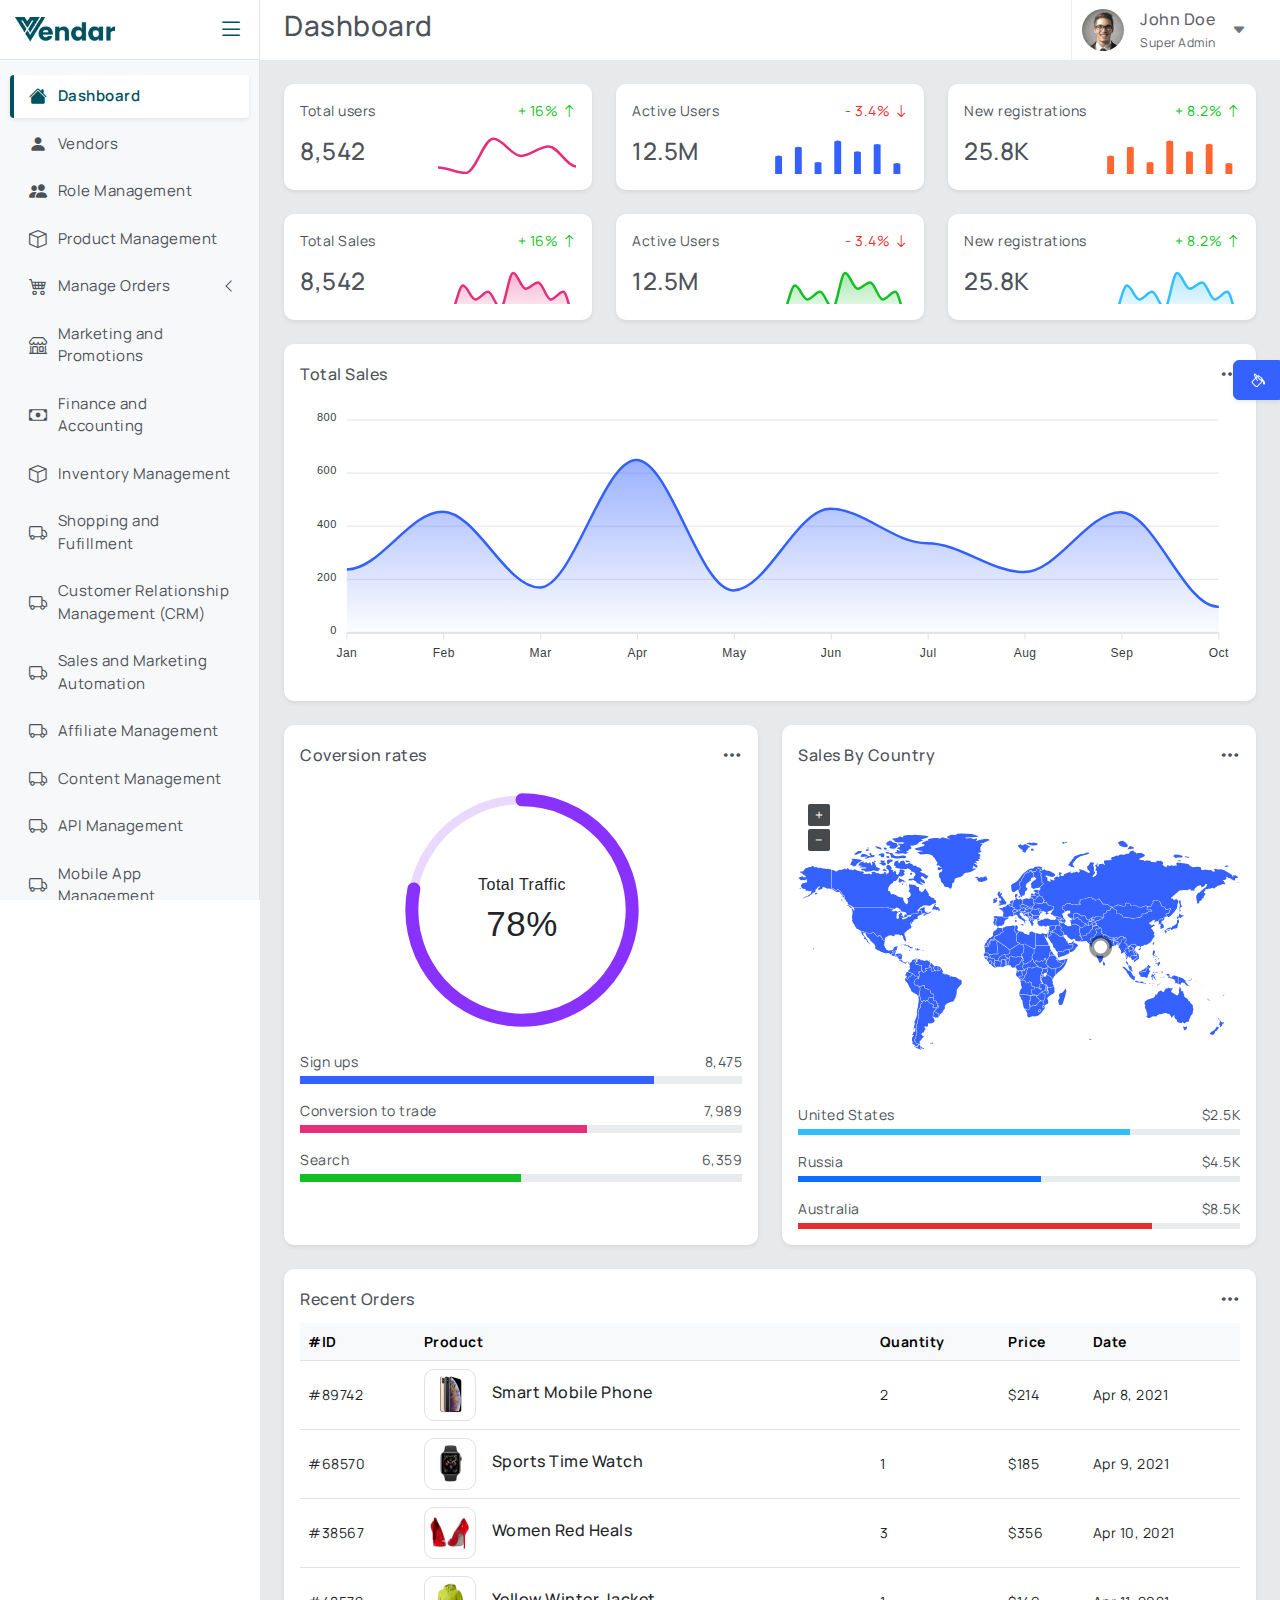
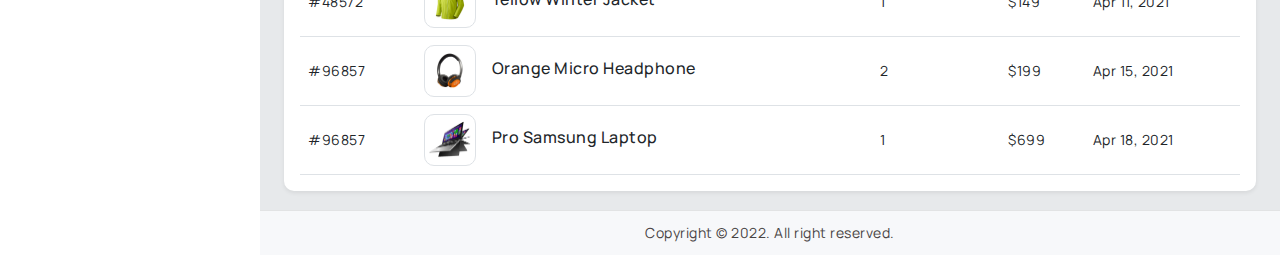
<file: dashboard.html>
<!doctype html>
<html lang="en">

<head>
    <!-- Required meta tags -->
    <meta charset="utf-8">
    <meta name="viewport" content="width=device-width, initial-scale=1">
    <link rel="icon" href="assets/images/VenderLogo.png" type="image/png" />
    <!--plugins-->
    <link href="assets/plugins/vectormap/jquery-jvectormap-2.0.2.css" rel="stylesheet" />
    <link href="assets/plugins/simplebar/css/simplebar.css" rel="stylesheet" />
    <link href="assets/plugins/perfect-scrollbar/css/perfect-scrollbar.css" rel="stylesheet" />
    <link href="assets/plugins/metismenu/css/metisMenu.min.css" rel="stylesheet" />
    <!-- Bootstrap CSS -->
    <link href="assets/css/bootstrap.min.css" rel="stylesheet" />
    <link href="assets/css/bootstrap-extended.css" rel="stylesheet" />
    <link href="assets/css/style.css" rel="stylesheet" />
    <link href="assets/css/icons.css" rel="stylesheet">
    <link href="https://fonts.googleapis.com/css2?family=Roboto:wght@400;500&display=swap" rel="stylesheet">
    <link rel="stylesheet" href="https://cdn.jsdelivr.net/npm/bootstrap-icons@1.5.0/font/bootstrap-icons.css">


    <!-- loader-->
    <link href="assets/css/pace.min.css" rel="stylesheet" />

    <!--Theme Styles-->
    <link href="assets/css/dark-theme.css" rel="stylesheet" />
    <link href="assets/css/light-theme.css" rel="stylesheet" />
    <link href="assets/css/semi-dark.css" rel="stylesheet" />
    <link href="assets/css/header-colors.css" rel="stylesheet" />

    <title>Vendar - Dashboard</title>
</head>

<body>


    <!--start wrapper-->
    <div class="wrapper">
        <!--start top header-->
        <header class="top-header">
            <nav class="navbar navbar-expand gap-3">
                <div class="mobile-toggle-icon fs-3">
                    <i class="bi bi-list"></i>
                </div>
               <h1 class="fs-3 ">Dashboard</h1>
                <div class="top-navbar-right ms-auto">
                    <ul class="navbar-nav align-items-center">
                        <li class="nav-item search-toggle-icon">
                            <a class="nav-link" href="#">
                                <div class="">
                                    <i class="bi bi-search"></i>
                                </div>
                            </a>
                        </li>
                        
                    </ul>
                </div>
                <div class="dropdown dropdown-user-setting">
                    <a class="dropdown-toggle dropdown-toggle-nocaret" href="#" data-bs-toggle="dropdown">
                        <div class="user-setting d-flex align-items-center gap-3">
                            <img src="assets/images/avatars/avatar-1.png" class="user-img" alt="">
                            <div class="d-none d-sm-block">
                                <p class="user-name mb-0">John Doe</p>
                                <small class="mb-0 dropdown-user-designation">Super Admin</small>
                            </div>
                            <i class="bi bi-caret-down-fill text-secondary"></i>
                        </div>
                    </a>
                    <ul class="dropdown-menu dropdown-menu-end">
                        <li>
                            <a class="dropdown-item" href="pages-user-profile.html">
                                <div class="d-flex align-items-center">
                                    <div class=""><i class="bi bi-person-fill"></i></div>
                                    <div class="ms-3"><span>Profile</span></div>
                                </div>
                            </a>
                        </li>
                        <li>
                            <hr class="dropdown-divider">
                        </li>
                        <li>
                            <a class="dropdown-item" href="authentication-signup-with-header-footer.html">
                                <div class="d-flex align-items-center">
                                    <div class=""><i class="bi bi-lock-fill"></i></div>
                                    <div class="ms-3"><span>Logout</span></div>
                                </div>
                            </a>
                        </li>
                    </ul>
                </div>
            </nav>
        </header>
        <!--end top header-->

        <!--start sidebar -->
        <aside class="sidebar-wrapper" data-simplebar="true">
            <div class="sidebar-header">
                <div>
                    <img src="assets/images/VenderLogo.png" class="logo-icon" alt="logo icon">
                </div>
                <!-- <div>
                    <h4 class="logo-text">Onedash</h4>
                </div> -->
                <div class="toggle-icon ms-auto"> <i class="bi bi-list"></i>
                </div>
            </div>
            <!--navigation-->
            <ul class="metismenu" id="menu">
                <li>
                    <a href="dashboard.html">
                        <div class="parent-icon"><i class="bi bi-house-fill"></i>
                        </div>
                        <div class="menu-title">Dashboard</div>
                    </a>
                </li>

                <!-- <li class="menu-label">User Management</li> -->

                <li>
                    <a href="all-users.html" >
                        <div class="parent-icon"><i class="bi bi-person-fill"></i>
                        </div>
                        <div class="menu-title">Vendors</div>
                    </a>
                    
                </li>
                <li>
                    <a href="role-management.html" >
                        <div class="parent-icon"><i class="bi bi-people-fill"></i>
                        </div>
                        <div class="menu-title">Role Management</div>
                    </a>
                </li>

                <!-- <li class="menu-label">Product Management</li> -->

                <li>
                    <a href="all-products.html" >
                        <div class="parent-icon"><i class="bi bi-box"></i>
                        </div>
                        <div class="menu-title">Product Management</div>
                    </a>
                    
                </li>
                <!-- <li class="menu-label">Order Management</li> -->

                <!-- <li>
                    <a href="all-orders.html" >
                        <div class="parent-icon"><i class="bi bi-cart4"></i>
                        </div>
                        <div class="menu-title">Orders</div>
                    </a>
                </li> -->
                <!-- <li class="menu-label">Commission Management</li> -->

                <li>
                    <a href="javascript:;" class="has-arrow">
                        <div class="parent-icon"><i class="bi bi-cart4"></i></div>
                        <div class="menu-title">Manage Orders</div>
                    </a>
                    <ul>
                        <li>
                            <a href="pending-orders.html"><i class="bi bi-circle"></i>Pending Orders</a>
                        </li>
                        <li>
                            <a href="dispatched-orders.html"><i class="bi bi-circle"></i>Dispatch Orders</a>
                        </li>
                        <li>
                            <a href="successful-orders.html"><i class="bi bi-circle"></i>Successful Orders</a>
                        </li>
                        <li>
                            <a href="failed-orders.html"><i class="bi bi-circle"></i>Failed Orders</a>
                        </li>
                    </ul>
                </li>
                <!-- <li class="menu-label">Marketing and Promotions</li> -->

                <li>
                    <a href="javascript:;" >
                        <div class="parent-icon"><i class="bi bi-shop"></i>
                        </div>
                        <div class="menu-title">Marketing and Promotions</div>
                    </a>
                    <ul>
                        <li> <a href="widgets-static-widgets.html"><i class="bi bi-circle"></i>Create </a>
                        </li>
                        <li> <a href="widgets-data-widgets.html"><i class="bi bi-circle"></i>Manage </a>
                        </li>
                    </ul>
                </li>
                <!-- <li class="menu-label">Finance and Accounting</li> -->

                <li>
                    <a href="javascript:;" >
                        <div class="parent-icon"><i class="bi bi-cash"></i>
                        </div>
                        <div class="menu-title">Finance and Accounting</div>
                    </a>
                    <ul>
                        <li> <a href="widgets-static-widgets.html"><i class="bi bi-circle"></i>Financial Statement </a>
                        </li>
                        <li> <a href="widgets-data-widgets.html"><i class="bi bi-circle"></i>Other Tasks </a>
                        </li>
                    </ul>
                </li>
                <!-- <li class="menu-label">Inventory Management</li> -->

                <li>
                    <a href="javascript:;" >
                        <div class="parent-icon"><i class="bi bi-box"></i>
                        </div>
                        <div class="menu-title">Inventory Management</div>
                    </a>
                    <ul>
                        <li> <a href="widgets-static-widgets.html"><i class="bi bi-circle"></i>Add New Product </a>
                        </li>
                        <li> <a href="widgets-data-widgets.html"><i class="bi bi-circle"></i>Manage Stock Level </a>
                        </li>
                    </ul>
                </li>
                <!-- <li class="menu-label">Shopping and Fufillment</li> -->

                <li>
                    <a href="javascript:;" >
                        <div class="parent-icon"><i class="bi bi-truck"></i>
                        </div>
                        <div class="menu-title">Shopping and Fufillment</div>
                    </a>
                    <ul>
                        <li> <a href="widgets-static-widgets.html"><i class="bi bi-circle"></i>Manage Shipping rates </a>
                        </li>
                        <li> <a href="widgets-data-widgets.html"><i class="bi bi-circle"></i>Configure Shipping /Manage Orders </a>
                        </li>
                    </ul>
                </li>
                <!-- <li class="menu-label">Customer Relationship Management (CRM)</li> -->

                <li>
                    <a href="javascript:;" >
                        <div class="parent-icon"><i class="bi bi-truck"></i>
                        </div>
                        <div class="menu-title">Customer Relationship Management (CRM)</div>
                    </a>
                    <ul>
                        <li> <a href="widgets-static-widgets.html"><i class="bi bi-circle"></i>View Customer Profile </a>
                        </li>
                        <li> <a href="widgets-data-widgets.html"><i class="bi bi-circle"></i>Customer Feedback </a>
                        </li>
                    </ul>
                </li>
                <!-- <li class="menu-label">Sales and Marketing Automation</li> -->

                <li>
                    <a href="javascript:;" >
                        <div class="parent-icon"><i class="bi bi-truck"></i>
                        </div>
                        <div class="menu-title">Sales and Marketing Automation</div>
                    </a>
                    <ul>
                        <li> <a href="widgets-static-widgets.html"><i class="bi bi-circle"></i>Configure Automated Marketing </a>
                        </li>
                        <li> <a href="widgets-data-widgets.html"><i class="bi bi-circle"></i>Manage Lead Generation </a>
                        </li>
                        <li> <a href="widgets-data-widgets.html"><i class="bi bi-circle"></i>Sales Funnel Metrics </a>
                        </li>
                    </ul>
                </li>
                <!-- <li class="menu-label">Affiliate Management</li> -->

                <li>
                    <a href="javascript:;" >
                        <div class="parent-icon"><i class="bi bi-truck"></i>
                        </div>
                        <div class="menu-title">Affiliate Management</div>
                    </a>
                    <ul>
                        <li> <a href="widgets-static-widgets.html"><i class="bi bi-circle"></i>Add new Affiliates </a>
                        </li>
                        <li> <a href="widgets-data-widgets.html"><i class="bi bi-circle"></i>Manage/Track Referrals </a>
                        </li>
                        <li> <a href="widgets-data-widgets.html"><i class="bi bi-circle"></i>Manage Referral Commission </a>
                        </li>
                    </ul>
                </li>
                <!-- <li class="menu-label">Content Management</li> -->

                <li>
                    <a href="javascript:;" >
                        <div class="parent-icon"><i class="bi bi-truck"></i>
                        </div>
                        <div class="menu-title">Content Management</div>
                    </a>
                    <ul>
                        <li> <a href="widgets-static-widgets.html"><i class="bi bi-circle"></i>Add Content Pages </a>
                        </li>
                        <li> <a href="widgets-data-widgets.html"><i class="bi bi-circle"></i>Manage Content Pages </a>
                        </li>
                        <li> <a href="widgets-data-widgets.html"><i class="bi bi-circle"></i>Manage/upload Blog Post </a>
                        </li>
                    </ul>
                </li>
                <!-- <li class="menu-label">API Management</li> -->

                <li>
                    <a href="javascript:;" >
                        <div class="parent-icon"><i class="bi bi-truck"></i>
                        </div>
                        <div class="menu-title">API Management</div>
                    </a>
                    <ul>
                        <li> <a href="widgets-static-widgets.html"><i class="bi bi-circle"></i>Add Content Pages </a>
                        </li>
                        <li> <a href="widgets-data-widgets.html"><i class="bi bi-circle"></i>Manage Content Pages </a>
                        </li>
                        <li> <a href="widgets-data-widgets.html"><i class="bi bi-circle"></i>Manage/upload Blog Post </a>
                        </li>
                    </ul>
                </li>
                <li>
                    <a href="javascript:;" >
                        <div class="parent-icon"><i class="bi bi-truck"></i>
                        </div>
                        <div class="menu-title">Mobile App Management</div>
                    </a>
                    <ul>
                        <li> <a href="widgets-static-widgets.html"><i class="bi bi-circle"></i>Manage App </a>
                        </li>
                        <li> <a href="widgets-data-widgets.html"><i class="bi bi-circle"></i>App features </a>
                        </li>
                        <li> <a href="widgets-data-widgets.html"><i class="bi bi-circle"></i>Functionality </a>
                        </li>
                    </ul>
                </li>
                <li>
                    <a href="javascript:;" >
                        <div class="parent-icon"><i class="bi bi-truck"></i>
                        </div>
                        <div class="menu-title">Settings</div>
                    </a>
                    <ul>
                        <li> <a href="widgets-static-widgets.html"><i class="bi bi-circle"></i>Site Configuration </a>
                        </li>
                        <li> <a href="widgets-data-widgets.html"><i class="bi bi-circle"></i>Payment Gateway </a>
                        </li>
                        <li> <a href="widgets-data-widgets.html"><i class="bi bi-circle"></i>Email and Notification </a>
                        </li>
                    </ul>
                </li>
                <li>
                    <a href="javascript:;" >
                        <div class="parent-icon"><i class="bi bi-truck"></i>
                        </div>
                        <div class="menu-title">Integration</div>
                    </a>
                    <ul>
                        <li> <a href="widgets-static-widgets.html"><i class="bi bi-circle"></i>Payment Gateway Integration </a>
                        </li>
                        <li> <a href="widgets-data-widgets.html"><i class="bi bi-circle"></i>Shipping Providers </a>
                        </li>
                        <li> <a href="widgets-data-widgets.html"><i class="bi bi-circle"></i>Third-party Services </a>
                        </li>
                    </ul>
                </li>
                <li>
                    <a href="javascript:;" >
                        <div class="parent-icon"><i class="bi bi-truck"></i>
                        </div>
                        <div class="menu-title">Analytic and Reporting</div>
                    </a>
                    <ul>
                        <li> <a href="widgets-static-widgets.html"><i class="bi bi-circle"></i>View Sales Reports </a>
                        </li>
                        <li> <a href="widgets-data-widgets.html"><i class="bi bi-circle"></i>User Engagement Metrics</a>
                        </li>
                        <li> <a href="widgets-data-widgets.html"><i class="bi bi-circle"></i>Other Data/Performance</a>
                        </li>
                    </ul>
                </li>
                <li>
                    <a href="javascript:;" >
                        <div class="parent-icon"><i class="bi bi-truck"></i>
                        </div>
                        <div class="menu-title">Compliance and Security</div>
                    </a>
                    <ul>
                        <li> <a href="widgets-static-widgets.html"><i class="bi bi-circle"></i>User Data Privacy </a>
                        </li>
                        <li> <a href="widgets-data-widgets.html"><i class="bi bi-circle"></i>Compliance Regulation</a>
                        </li>
                        <li> <a href="widgets-data-widgets.html"><i class="bi bi-circle"></i>Manage Security features</a>
                        </li>
                    </ul>
                </li>
                <li>
                    <a href="javascript:;" >
                        <div class="parent-icon"><i class="bi bi-truck"></i>
                        </div>
                        <div class="menu-title">Localization</div>
                    </a>
                    <ul>
                        <li> <a href="widgets-static-widgets.html"><i class="bi bi-circle"></i>Languages </a>
                        </li>
                        <li> <a href="widgets-data-widgets.html"><i class="bi bi-circle"></i>Currency Exchange</a>
                        </li>
                        <li> <a href="widgets-data-widgets.html"><i class="bi bi-circle"></i>Manage Localization</a>
                        </li>
                    </ul>
                </li>
                <li>
                    <a href="javascript:;" >
                        <div class="parent-icon"><i class="bi bi-truck"></i>
                        </div>
                        <div class="menu-title">Feedback and Review</div>
                    </a>
                    <ul>
                        <li> <a href="widgets-static-widgets.html"><i class="bi bi-circle"></i>View Feedback </a>
                        </li>
                        <li> <a href="widgets-data-widgets.html"><i class="bi bi-circle"></i>Moderate Reviews</a>
                        </li>
                        <li> <a href="widgets-data-widgets.html"><i class="bi bi-circle"></i>Manage Ratings</a>
                        </li>
                    </ul>
                </li>
                <li>
                    <a href="javascript:;" >
                        <div class="parent-icon"><i class="bi bi-truck"></i>
                        </div>
                        <div class="menu-title">Api Documentation</div>
                    </a>
                    <ul>
                        <li> <a href="widgets-static-widgets.html"><i class="bi bi-circle"></i>Manage API </a>
                        </li>
                        <li> <a href="widgets-data-widgets.html"><i class="bi bi-circle"></i>Create API</a>
                        </li>
                    </ul>
                </li>
                <li>
                    <a href="javascript:;" class="has-arrow">
                        <div class="parent-icon"><i class="bi bi-truck"></i>
                        </div>
                        <div class="menu-title">Knowledge Base</div>
                    </a>
                    <ul>
                        <li> <a href="widgets-static-widgets.html"><i class="bi bi-circle"></i>Create Articles </a>
                        </li>
                        <li> <a href="widgets-data-widgets.html"><i class="bi bi-circle"></i>Manage Articles</a>
                        </li>
                        <li> <a href="widgets-data-widgets.html"><i class="bi bi-circle"></i>Other Resources</a>
                        </li>
                    </ul>
                </li>
                <li>
                    <a href="javascript:;" class="has-arrow">
                        <div class="parent-icon"><i class="bi bi-truck"></i>
                        </div>
                        <div class="menu-title">Site Design and Customization</div>
                    </a>
                    <ul>
                        <li> <a href="widgets-static-widgets.html"><i class="bi bi-circle"></i>Modify Design/Layout </a>
                        </li>
                        <li> <a href="widgets-data-widgets.html"><i class="bi bi-circle"></i>Add CSS/JavaScript</a>
                        </li>
                        <li> <a href="widgets-data-widgets.html"><i class="bi bi-circle"></i>Other Customization Options</a>
                        </li>
                    </ul>
                </li>
                <li>
                    <a href="javascript:;" class="has-arrow">
                        <div class="parent-icon"><i class="bi bi-truck"></i>
                        </div>
                        <div class="menu-title">Data Export</div>
                    </a>
                    <ul>
                        <li> <a href="widgets-static-widgets.html"><i class="bi bi-circle"></i>All Data</a>
                        </li>
                        <li> <a href="widgets-data-widgets.html"><i class="bi bi-circle"></i>Export Data</a>
                        </li>
                        <li> <a href="widgets-data-widgets.html"><i class="bi bi-circle"></i>Other Data</a>
                        </li>
                    </ul>
                </li>



                
            </ul>
            <!--end navigation-->
        </aside>
        <!--end sidebar -->

        <!--start content-->
        <main class="page-content">

            <div class="row row-cols-1 row-cols-lg-2 row-cols-xl-3 row-cols-xxl-4">
                <div class="col">
                    <div class="card overflow-hidden radius-10">
                        <div class="card-body">
                            <div class="d-flex align-items-stretch justify-content-between overflow-hidden">
                                <div class="w-50">
                                    <p>Total users</p>
                                    <h4 class="">8,542</h4>
                                </div>
                                <div class="w-50">
                                    <p class="mb-3 float-end text-success">+ 16% <i class="bi bi-arrow-up"></i></p>
                                    <div id="chart1"></div>
                                </div>
                            </div>
                        </div>
                    </div>
                </div>
                <div class="col">
                    <div class="card overflow-hidden radius-10">
                        <div class="card-body">
                            <div class="d-flex align-items-stretch justify-content-between overflow-hidden">
                                <div class="w-50">
                                    <p>Active Users</p>
                                    <h4 class="">12.5M</h4>
                                </div>
                                <div class="w-50">
                                    <p class="mb-3 float-end text-danger">- 3.4% <i class="bi bi-arrow-down"></i></p>
                                    <div id="chart2"></div>
                                </div>
                            </div>
                        </div>
                    </div>
                </div>
               
                <div class="col">
                    <div class="card overflow-hidden radius-10">
                        <div class="card-body">
                            <div class="d-flex align-items-stretch justify-content-between overflow-hidden">
                                <div class="w-50">
                                    <p>New registrations</p>
                                    <h4 class="">25.8K</h4>
                                </div>
                                <div class="w-50">
                                    <p class="mb-3 float-end text-success">+ 8.2% <i class="bi bi-arrow-up"></i></p>
                                    <div id="chart4"></div>
                                </div>
                            </div>
                        </div>
                    </div>
                </div>
            </div><!--end row-->
            <div class="row row-cols-1 row-cols-lg-2 row-cols-xl-3 row-cols-xxl-4">
                <div class="col">
                    <div class="card overflow-hidden radius-10">
                        <div class="card-body">
                            <div class="d-flex align-items-stretch justify-content-between overflow-hidden">
                                <div class="w-50">
                                    <p>Total Sales</p>
                                    <h4 class="">8,542</h4>
                                </div>
                                <div class="w-50">
                                    <p class="mb-3 float-end text-success">+ 16% <i class="bi bi-arrow-up"></i></p>
                                    <div id="chart8"></div>
                                </div>
                            </div>
                        </div>
                    </div>
                </div>
                <div class="col">
                    <div class="card overflow-hidden radius-10">
                        <div class="card-body">
                            <div class="d-flex align-items-stretch justify-content-between overflow-hidden">
                                <div class="w-50">
                                    <p>Active Users</p>
                                    <h4 class="">12.5M</h4>
                                </div>
                                <div class="w-50">
                                    <p class="mb-3 float-end text-danger">- 3.4% <i class="bi bi-arrow-down"></i></p>
                                    <div id="chart9"></div>
                                </div>
                            </div>
                        </div>
                    </div>
                </div>
               
                <div class="col">
                    <div class="card overflow-hidden radius-10">
                        <div class="card-body">
                            <div class="d-flex align-items-stretch justify-content-between overflow-hidden">
                                <div class="w-50">
                                    <p>New registrations</p>
                                    <h4 class="">25.8K</h4>
                                </div>
                                <div class="w-50">
                                    <p class="mb-3 float-end text-success">+ 8.2% <i class="bi bi-arrow-up"></i></p>
                                    <div id="chart10"></div>
                                </div>
                            </div>
                        </div>
                    </div>
                </div>
            </div><!--end row-->
            <!-- <div class="col-12 col-lg-6 col-xl-12 justify-content-between d-flex">
                <div class="">
                    <div class=" d-flex justify-content-between ">
                        <div class="card radius-10 border d-flex justify-content-between shadow-sm mb-3">
                            <div class="card-body">
                                <div class="d-flex align-items-center">
                                    <div class="">
                                        <p class="mb-1">Total Sales</p>
                                        <h4 class="mb-0 text-pink">289</h4>
                                    </div>
                                    <div class="dropdown ms-auto">
                                        <div class="dropdown-toggle dropdown-toggle-nocaret cursor-pointer"
                                            data-bs-toggle="dropdown"><i class="bi bi-three-dots fs-4"></i>
                                        </div>
                                        <ul class="dropdown-menu">
                                            <li><a class="dropdown-item" href="javascript:;">Most Product Sold</a>
                                            </li>
                                            <li><a class="dropdown-item" href="javascript:;">Highest vendor Sales</a>
                                            </li>
                                            <li>
                                                <hr class="dropdown-divider">
                                            </li>
                                            <li><a class="dropdown-item" href="javascript:;">Something else here</a>
                                            </li>
                                        </ul>
                                    </div>
                                </div>
                                <div id="chart8"></div>
                            </div>
                        </div>
                        <div class="card radius-10 border shadow-none mb-3">
                            <div class="card-body">
                                <div class="d-flex align-items-center">
                                    <div class="">
                                        <p class="mb-1">Total Clicks</p>
                                        <h4 class="mb-0 text-success">489</h4>
                                    </div>
                                    <div class="dropdown ms-auto">
                                        <div class="dropdown-toggle dropdown-toggle-nocaret cursor-pointer"
                                            data-bs-toggle="dropdown"><i class="bi bi-three-dots fs-4"></i>
                                        </div>
                                        <ul class="dropdown-menu">
                                            <li><a class="dropdown-item" href="javascript:;">Clicks per store </a>
                                            </li>
                                            <li><a class="dropdown-item" href="javascript:;">Clicks per Products</a>
                                            </li>
                                            <li>
                                                <hr class="dropdown-divider">
                                            </li>
                                            <li><a class="dropdown-item" href="javascript:;">Total per Vendor</a>
                                            </li>
                                        </ul>
                                    </div>
                                </div>
                                <div id="chart9"></div>
                            </div>
                        </div>
                        <div class="card radius-10 border shadow-none mb-0">
                            <div class="card-body">
                                <div class="d-flex align-items-center">
                                    <div class="">
                                        <p class="mb-1">New Tasks</p>
                                        <h4 class="mb-0 text-info">149</h4>
                                    </div>
                                    <div class="dropdown ms-auto">
                                        <div class="dropdown-toggle dropdown-toggle-nocaret cursor-pointer"
                                            data-bs-toggle="dropdown"><i class="bi bi-three-dots fs-4"></i>
                                        </div>
                                        <ul class="dropdown-menu">
                                            <li><a class="dropdown-item" href="javascript:;">Action</a>
                                            </li>
                                            <li><a class="dropdown-item" href="javascript:;">Another action</a>
                                            </li>
                                            <li>
                                                <hr class="dropdown-divider">
                                            </li>
                                            <li><a class="dropdown-item" href="javascript:;">Something else here</a>
                                            </li>
                                        </ul>
                                    </div>
                                </div>
                                <div id="chart10"></div>
                            </div>
                        </div>
                    </div>
                </div>
            </div> -->

            <div class="row">
                <div class="col-12 col-lg-12 d-flex">
                    <div class="card radius-10 w-100">
                        <div class="card-body">
                            <div class="d-flex align-items-center">
                                <h6 class="mb-0">Total Sales</h6>
                                <div class="fs-5 ms-auto dropdown">
                                    <div class="dropdown-toggle dropdown-toggle-nocaret cursor-pointer"
                                        data-bs-toggle="dropdown"><i class="bi bi-three-dots"></i></div>
                                    <ul class="dropdown-menu">
                                        <li><a class="dropdown-item" href="#">Higest Product sold</a></li>
                                        <li><a class="dropdown-item" href="#">Higest vendor sales</a></li>
                                        <li>
                                            <hr class="dropdown-divider">
                                        </li>
                                        <li><a class="dropdown-item" href="#">Something else here</a></li>
                                    </ul>
                                </div>
                            </div>
                            <div id="chart5"></div>
                        </div>
                    </div>
                </div>
                                <div class="">
                                        <c id="chart6"></c>
                                </div>
                <div class="col-12 col-lg-12 col-xl-6 d-flex">
                    <div class="card radius-10 w-100">
                        <div class="card-body">
                            <div class="d-flex align-items-center">
                                <h6 class="mb-0">Coversion rates</h6>
                                <div class="fs-5 ms-auto dropdown">
                                    <div class="dropdown-toggle dropdown-toggle-nocaret cursor-pointer" data-bs-toggle="dropdown"><i
                                            class="bi bi-three-dots"></i></div>
                                    <ul class="dropdown-menu">
                                        <li><a class="dropdown-item" href="#">Action</a></li>
                                        <li><a class="dropdown-item" href="#">Another action</a></li>
                                        <li>
                                            <hr class="dropdown-divider">
                                        </li>
                                        <li><a class="dropdown-item" href="#">Something else here</a></li>
                                    </ul>
                                </div>
                            </div>
                            <div id="chart7" class=""></div>
                            <div class="traffic-widget">
                                <div class="progress-wrapper mb-3">
                                    <p class="mb-1">Sign ups <span class="float-end">8,475</span></p>
                                    <div class="progress rounded-0" style="height: 8px;">
                                        <div class="progress-bar bg-primary" role="progressbar" style="width: 80%;">
                                        </div>
                                    </div>
                                </div>
                                <div class="progress-wrapper mb-3">
                                    <p class="mb-1">Conversion to trade <span class="float-end">7,989</span></p>
                                    <div class="progress rounded-0" style="height: 8px;">
                                        <div class="progress-bar bg-pink" role="progressbar" style="width: 65%;"></div>
                                    </div>
                                </div>
                                <div class="progress-wrapper mb-0">
                                    <p class="mb-1">Search <span class="float-end">6,359</span></p>
                                    <div class="progress rounded-0" style="height: 8px;">
                                        <div class="progress-bar bg-success" role="progressbar" style="width: 50%;">
                                        </div>
                                    </div>
                                </div>
                            </div>
                        </div>
                    </div>
                </div>
                
                <div class="col-12 col-lg-12 col-xl-6 d-flex">
                    <div class="card radius-10 w-100">
                        <div class="card-body">
                            <div class="d-flex align-items-center">
                                <h6 class="mb-0">Sales By Country</h6>
                                <div class="fs-5 ms-auto dropdown">
                                    <div class="dropdown-toggle dropdown-toggle-nocaret cursor-pointer" data-bs-toggle="dropdown"><i
                                            class="bi bi-three-dots"></i></div>
                                    <ul class="dropdown-menu">
                                        <li><a class="dropdown-item" href="#">Action</a></li>
                                        <li><a class="dropdown-item" href="#">Another action</a></li>
                                        <li>
                                            <hr class="dropdown-divider">
                                        </li>
                                        <li><a class="dropdown-item" href="#">Something else here</a></li>
                                    </ul>
                                </div>
                            </div>
                            <div id="geographic-map" class="mt-2"></div>
                            <div class="traffic-widget">
                                <div class="progress-wrapper mb-3">
                                    <p class="mb-1">United States <span class="float-end">$2.5K</span></p>
                                    <div class="progress rounded-0" style="height: 6px;">
                                        <div class="progress-bar bg-info" role="progressbar" style="width: 75%;"></div>
                                    </div>
                                </div>
                                <div class="progress-wrapper mb-3">
                                    <p class="mb-1">Russia <span class="float-end">$4.5K</span></p>
                                    <div class="progress rounded-0" style="height: 6px;">
                                        <div class="progress-bar bg-ptuple" role="progressbar" style="width: 55%;">
                                        </div>
                                    </div>
                                </div>
                                <div class="progress-wrapper mb-0">
                                    <p class="mb-1">Australia <span class="float-end">$8.5K</span></p>
                                    <div class="progress rounded-0" style="height: 6px;">
                                        <div class="progress-bar bg-danger" role="progressbar" style="width: 80%;">
                                        </div>
                                    </div>
                                </div>
                            </div>
                
                        </div>
                    </div>
                </div>
            </div><!--end row-->

            <div class="row">
                
                
            </div><!--end row-->

            <div class="row">
                <div class="col-12 col-lg-12 col-xl-12">
                    <div class="card radius-10 w-100">
                        <div class="card-body">
                            <div class="d-flex align-items-center">
                                <h6 class="mb-0">Recent Orders</h6>
                                <div class="fs-5 ms-auto dropdown">
                                    <div class="dropdown-toggle dropdown-toggle-nocaret cursor-pointer"
                                        data-bs-toggle="dropdown"><i class="bi bi-three-dots"></i></div>
                                    <ul class="dropdown-menu">
                                        <li><a class="dropdown-item" href="#">Action</a></li>
                                        <li><a class="dropdown-item" href="#">Another action</a></li>
                                        <li>
                                            <hr class="dropdown-divider">
                                        </li>
                                        <li><a class="dropdown-item" href="#">Something else here</a></li>
                                    </ul>
                                </div>
                            </div>
                            <div class="table-responsive mt-2">
                                <table class="table align-middle mb-0">
                                    <thead class="table-light">
                                        <tr>
                                            <th>#ID</th>
                                            <th>Product</th>
                                            <th>Quantity</th>
                                            <th>Price</th>
                                            <th>Date</th>
                                            <!-- <th>Actions</th> -->
                                        </tr>
                                    </thead>
                                    <tbody>
                                        <tr>
                                            <td>#89742</td>
                                            <td>
                                                <div class="d-flex align-items-center gap-3">
                                                    <div class="product-box border">
                                                        <img src="assets/images/products/11.png" alt="">
                                                    </div>
                                                    <div class="product-info">
                                                        <h6 class="product-name mb-1">Smart Mobile Phone</h6>
                                                    </div>
                                                </div>
                                            </td>
                                            <td>2</td>
                                            <td>$214</td>
                                            <td>Apr 8, 2021</td>
                                            <!-- <td>
                                                <div class="d-flex align-items-center gap-3 fs-6">
                                                    <a href="javascript:;" class="text-primary" data-bs-toggle="tooltip"
                                                        data-bs-placement="bottom" title=""
                                                        data-bs-original-title="View detail" aria-label="Views"><i
                                                            class="bi bi-eye-fill"></i></a>
                                                    <a href="javascript:;" class="text-warning" data-bs-toggle="tooltip"
                                                        data-bs-placement="bottom" title=""
                                                        data-bs-original-title="Edit info" aria-label="Edit"><i
                                                            class="bi bi-pencil-fill"></i></a>
                                                    <a href="javascript:;" class="text-danger" data-bs-toggle="tooltip"
                                                        data-bs-placement="bottom" title=""
                                                        data-bs-original-title="Delete" aria-label="Delete"><i
                                                            class="bi bi-trash-fill"></i></a>
                                                </div>
                                            </td> -->
                                        </tr>
                                        <tr>
                                            <td>#68570</td>
                                            <td>
                                                <div class="d-flex align-items-center gap-3">
                                                    <div class="product-box border">
                                                        <img src="assets/images/products/07.png" alt="">
                                                    </div>
                                                    <div class="product-info">
                                                        <h6 class="product-name mb-1">Sports Time Watch</h6>
                                                    </div>
                                                </div>
                                            </td>
                                            <td>1</td>
                                            <td>$185</td>
                                            <td>Apr 9, 2021</td>
                                            <!-- <td>
                                                <div class="d-flex align-items-center gap-3 fs-6">
                                                    <a href="javascript:;" class="text-primary" data-bs-toggle="tooltip"
                                                        data-bs-placement="bottom" title=""
                                                        data-bs-original-title="View detail" aria-label="Views"><i
                                                            class="bi bi-eye-fill"></i></a>
                                                    <a href="javascript:;" class="text-warning" data-bs-toggle="tooltip"
                                                        data-bs-placement="bottom" title=""
                                                        data-bs-original-title="Edit info" aria-label="Edit"><i
                                                            class="bi bi-pencil-fill"></i></a>
                                                    <a href="javascript:;" class="text-danger" data-bs-toggle="tooltip"
                                                        data-bs-placement="bottom" title=""
                                                        data-bs-original-title="Delete" aria-label="Delete"><i
                                                            class="bi bi-trash-fill"></i></a>
                                                </div>
                                            </td> -->
                                        </tr>
                                        <tr>
                                            <td>#38567</td>
                                            <td>
                                                <div class="d-flex align-items-center gap-3">
                                                    <div class="product-box border">
                                                        <img src="assets/images/products/17.png" alt="">
                                                    </div>
                                                    <div class="product-info">
                                                        <h6 class="product-name mb-1">Women Red Heals</h6>
                                                    </div>
                                                </div>
                                            </td>
                                            <td>3</td>
                                            <td>$356</td>
                                            <td>Apr 10, 2021</td>
                                            <!-- <td>
                                                <div class="d-flex align-items-center gap-3 fs-6">
                                                    <a href="javascript:;" class="text-primary" data-bs-toggle="tooltip"
                                                        data-bs-placement="bottom" title=""
                                                        data-bs-original-title="View detail" aria-label="Views"><i
                                                            class="bi bi-eye-fill"></i></a>
                                                    <a href="javascript:;" class="text-warning" data-bs-toggle="tooltip"
                                                        data-bs-placement="bottom" title=""
                                                        data-bs-original-title="Edit info" aria-label="Edit"><i
                                                            class="bi bi-pencil-fill"></i></a>
                                                    <a href="javascript:;" class="text-danger" data-bs-toggle="tooltip"
                                                        data-bs-placement="bottom" title=""
                                                        data-bs-original-title="Delete" aria-label="Delete"><i
                                                            class="bi bi-trash-fill"></i></a>
                                                </div>
                                            </td> -->
                                        </tr>
                                        <tr>
                                            <td>#48572</td>
                                            <td>
                                                <div class="d-flex align-items-center gap-3">
                                                    <div class="product-box border">
                                                        <img src="assets/images/products/04.png" alt="">
                                                    </div>
                                                    <div class="product-info">
                                                        <h6 class="product-name mb-1">Yellow Winter Jacket</h6>
                                                    </div>
                                                </div>
                                            </td>
                                            <td>1</td>
                                            <td>$149</td>
                                            <td>Apr 11, 2021</td>
                                            <!-- <td>
                                                <div class="d-flex align-items-center gap-3 fs-6">
                                                    <a href="javascript:;" class="text-primary" data-bs-toggle="tooltip"
                                                        data-bs-placement="bottom" title=""
                                                        data-bs-original-title="View detail" aria-label="Views"><i
                                                            class="bi bi-eye-fill"></i></a>
                                                    <a href="javascript:;" class="text-warning" data-bs-toggle="tooltip"
                                                        data-bs-placement="bottom" title=""
                                                        data-bs-original-title="Edit info" aria-label="Edit"><i
                                                            class="bi bi-pencil-fill"></i></a>
                                                    <a href="javascript:;" class="text-danger" data-bs-toggle="tooltip"
                                                        data-bs-placement="bottom" title=""
                                                        data-bs-original-title="Delete" aria-label="Delete"><i
                                                            class="bi bi-trash-fill"></i></a>
                                                </div>
                                            </td> -->
                                        </tr>
                                        <tr>
                                            <td>#96857</td>
                                            <td>
                                                <div class="d-flex align-items-center gap-3">
                                                    <div class="product-box border">
                                                        <img src="assets/images/products/10.png" alt="">
                                                    </div>
                                                    <div class="product-info">
                                                        <h6 class="product-name mb-1">Orange Micro Headphone</h6>
                                                    </div>
                                                </div>
                                            </td>
                                            <td>2</td>
                                            <td>$199</td>
                                            <td>Apr 15, 2021</td>
                                            <!-- <td>
                                                <div class="d-flex align-items-center gap-3 fs-6">
                                                    <a href="javascript:;" class="text-primary" data-bs-toggle="tooltip"
                                                        data-bs-placement="bottom" title=""
                                                        data-bs-original-title="View detail" aria-label="Views"><i
                                                            class="bi bi-eye-fill"></i></a>
                                                    <a href="javascript:;" class="text-warning" data-bs-toggle="tooltip"
                                                        data-bs-placement="bottom" title=""
                                                        data-bs-original-title="Edit info" aria-label="Edit"><i
                                                            class="bi bi-pencil-fill"></i></a>
                                                    <a href="javascript:;" class="text-danger" data-bs-toggle="tooltip"
                                                        data-bs-placement="bottom" title=""
                                                        data-bs-original-title="Delete" aria-label="Delete"><i
                                                            class="bi bi-trash-fill"></i></a>
                                                </div>
                                            </td> -->
                                        </tr>
                                        <tr>
                                            <td>#96857</td>
                                            <td>
                                                <div class="d-flex align-items-center gap-3">
                                                    <div class="product-box border">
                                                        <img src="assets/images/products/12.png" alt="">
                                                    </div>
                                                    <div class="product-info">
                                                        <h6 class="product-name mb-1">Pro Samsung Laptop</h6>
                                                    </div>
                                                </div>
                                            </td>
                                            <td>1</td>
                                            <td>$699</td>
                                            <td>Apr 18, 2021</td>
                                            <!-- <td>
                                                <div class="d-flex align-items-center gap-3 fs-6">
                                                    <a href="javascript:;" class="text-primary" data-bs-toggle="tooltip"
                                                        data-bs-placement="bottom" title=""
                                                        data-bs-original-title="View detail" aria-label="Views"><i
                                                            class="bi bi-eye-fill"></i></a>
                                                    <a href="javascript:;" class="text-warning" data-bs-toggle="tooltip"
                                                        data-bs-placement="bottom" title=""
                                                        data-bs-original-title="Edit info" aria-label="Edit"><i
                                                            class="bi bi-pencil-fill"></i></a>
                                                    <a href="javascript:;" class="text-danger" data-bs-toggle="tooltip"
                                                        data-bs-placement="bottom" title=""
                                                        data-bs-original-title="Delete" aria-label="Delete"><i
                                                            class="bi bi-trash-fill"></i></a>
                                                </div>
                                            </td> -->
                                        </tr>
                                    </tbody>
                                </table>
                            </div>
                        </div>
                    </div>
                </div>
                
            </div><!--end row-->



        </main>
        <!--end page main-->

        <!--start overlay-->
        <div class="overlay nav-toggle-icon"></div>
        <!--end overlay-->

        <!--start footer-->
        <footer class="footer">
            <div class="footer-text">
                Copyright © 2022. All right reserved.
            </div>
        </footer>
        <!--end footer-->


        <!--Start Back To Top Button-->
        <a href="javaScript:;" class="back-to-top"><i class='bx bxs-up-arrow-alt'></i></a>
        <!--End Back To Top Button-->

        <!--start switcher-->
        <div class="switcher-body">
            <button class="btn btn-primary btn-switcher shadow-sm" type="button" data-bs-toggle="offcanvas"
                data-bs-target="#offcanvasScrolling" aria-controls="offcanvasScrolling"><i
                    class="bi bi-paint-bucket me-0"></i></button>
            <div class="offcanvas offcanvas-end shadow border-start-0 p-2" data-bs-scroll="true"
                data-bs-backdrop="false" tabindex="-1" id="offcanvasScrolling">
                <div class="offcanvas-header border-bottom">
                    <h5 class="offcanvas-title" id="offcanvasScrollingLabel">Theme Customizer</h5>
                    <button type="button" class="btn-close text-reset" data-bs-dismiss="offcanvas"></button>
                </div>
                <div class="offcanvas-body">
                    <h6 class="mb-0">Theme Variation</h6>
                    <hr>
                    <div class="form-check form-check-inline">
                        <input class="form-check-input" type="radio" name="inlineRadioOptions" id="LightTheme"
                            value="option1">
                        <label class="form-check-label" for="LightTheme">Light</label>
                    </div>
                    <div class="form-check form-check-inline">
                        <input class="form-check-input" type="radio" name="inlineRadioOptions" id="DarkTheme"
                            value="option2">
                        <label class="form-check-label" for="DarkTheme">Dark</label>
                    </div>
                    <div class="form-check form-check-inline">
                        <input class="form-check-input" type="radio" name="inlineRadioOptions" id="SemiDarkTheme"
                            value="option3">
                        <label class="form-check-label" for="SemiDarkTheme">Semi Dark</label>
                    </div>
                    <hr>
                    <div class="form-check form-check-inline">
                        <input class="form-check-input" type="radio" name="inlineRadioOptions" id="MinimalTheme"
                            value="option3" checked>
                        <label class="form-check-label" for="MinimalTheme">Minimal Theme</label>
                    </div>
                    <hr />
                    <h6 class="mb-0">Header Colors</h6>
                    <hr />
                    <div class="header-colors-indigators">
                        <div class="row row-cols-auto g-3">
                            <div class="col">
                                <div class="indigator headercolor1" id="headercolor1"></div>
                            </div>
                            <div class="col">
                                <div class="indigator headercolor2" id="headercolor2"></div>
                            </div>
                            <div class="col">
                                <div class="indigator headercolor3" id="headercolor3"></div>
                            </div>
                            <div class="col">
                                <div class="indigator headercolor4" id="headercolor4"></div>
                            </div>
                            <div class="col">
                                <div class="indigator headercolor5" id="headercolor5"></div>
                            </div>
                            <div class="col">
                                <div class="indigator headercolor6" id="headercolor6"></div>
                            </div>
                            <div class="col">
                                <div class="indigator headercolor7" id="headercolor7"></div>
                            </div>
                            <div class="col">
                                <div class="indigator headercolor8" id="headercolor8"></div>
                            </div>
                        </div>
                    </div>
                </div>
            </div>
        </div>
        <!--end switcher-->

    </div>
    <!--end wrapper-->


    <!-- Bootstrap bundle JS -->
    <script src="assets/js/bootstrap.bundle.min.js"></script>
    <!--plugins-->
    <script src="assets/js/jquery.min.js"></script>
    <script src="assets/plugins/simplebar/js/simplebar.min.js"></script>
    <script src="assets/plugins/metismenu/js/metisMenu.min.js"></script>
    <script src="assets/plugins/perfect-scrollbar/js/perfect-scrollbar.js"></script>
    <script src="assets/plugins/vectormap/jquery-jvectormap-2.0.2.min.js"></script>
    <script src="assets/plugins/vectormap/jquery-jvectormap-world-mill-en.js"></script>
    <script src="assets/js/pace.min.js"></script>
    <script src="assets/plugins/chartjs/js/Chart.min.js"></script>
    <script src="assets/plugins/chartjs/js/Chart.extension.js"></script>
    <script src="assets/plugins/apexcharts-bundle/js/apexcharts.min.js"></script>
    <!--app-->
    <script src="assets/js/app.js"></script>
    <script src="assets/js/index3.js"></script>
    <script>
        new PerfectScrollbar(".best-product")
    </script>


</body>

</html>
</file>
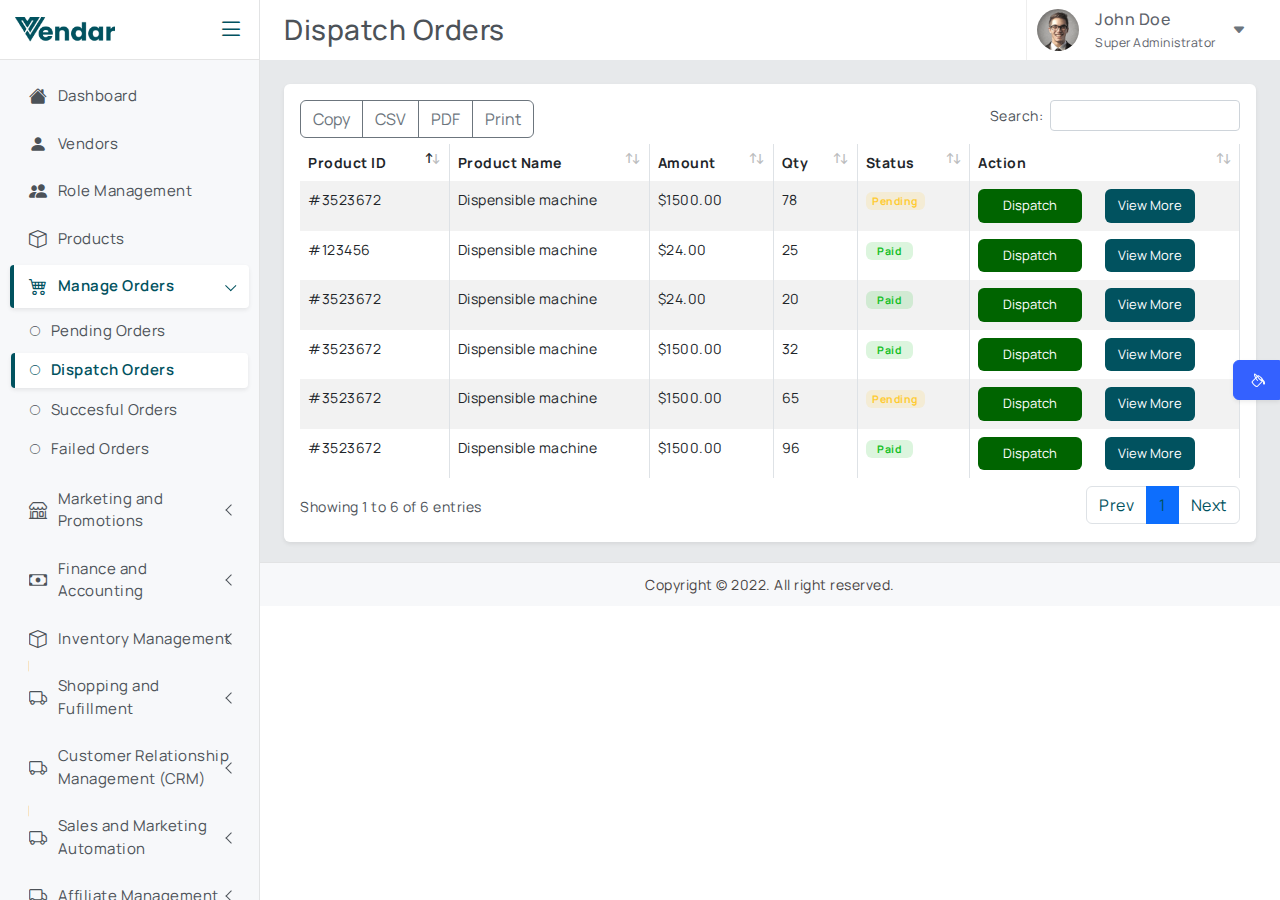
<file: dispatched-orders.html>
<!doctype html>
<html lang="en">

<head>
    <!-- Required meta tags -->
    <meta charset="utf-8">
    <meta name="viewport" content="width=device-width, initial-scale=1">
    <link rel="icon" href="assets/images/VenderLogo.png" type="image/png" />
    <!--plugins-->
    <link href="assets/plugins/simplebar/css/simplebar.css" rel="stylesheet" />
    <link href="assets/plugins/perfect-scrollbar/css/perfect-scrollbar.css" rel="stylesheet" />
    <link href="assets/plugins/metismenu/css/metisMenu.min.css" rel="stylesheet" />
    <link href="assets/plugins/datatable/css/dataTables.bootstrap5.min.css" rel="stylesheet" />
    <!-- Bootstrap CSS -->
    <link href="assets/css/bootstrap.min.css" rel="stylesheet" />
    <link href="assets/css/bootstrap-extended.css" rel="stylesheet" />
    <link href="assets/css/style.css" rel="stylesheet" />
    <link href="assets/css/icons.css" rel="stylesheet">
    <link href="https://fonts.googleapis.com/css2?family=Roboto:wght@400;500&display=swap" rel="stylesheet">
    <link rel="stylesheet" href="https://cdn.jsdelivr.net/npm/bootstrap-icons@1.5.0/font/bootstrap-icons.css">

    <!-- loader-->
    <link href="assets/css/pace.min.css" rel="stylesheet" />


    <!--Theme Styles-->
    <link href="assets/css/dark-theme.css" rel="stylesheet" />
    <link href="assets/css/light-theme.css" rel="stylesheet" />
    <link href="assets/css/semi-dark.css" rel="stylesheet" />
    <link href="assets/css/header-colors.css" rel="stylesheet" />

    <title>Dispatch</title>
</head>

<body>


    <!--start wrapper-->
    <div class="wrapper">
        <!--start top header-->
        <header class="top-header">
            <nav class="navbar navbar-expand gap-3">
                <div class="mobile-toggle-icon fs-3">
                    <i class="bi bi-list"></i>
                </div>
                <h3 class="mb-0">Dispatch Orders</h3>
                <div class="top-navbar-right ms-auto">
                    <ul class="navbar-nav align-items-center">
                        <li class="nav-item search-toggle-icon">
                            <a class="nav-link" href="#">
                                <div class="">
                                    <i class="bi bi-search"></i>
                                </div>
                            </a>
                        </li>

                    </ul>
                </div>
                <div class="dropdown dropdown-user-setting">
                    <a class="dropdown-toggle dropdown-toggle-nocaret" href="#" data-bs-toggle="dropdown">
                        <div class="user-setting d-flex align-items-center gap-3">
                            <img src="assets/images/avatars/avatar-1.png" class="user-img" alt="">
                            <div class="d-none d-sm-block">
                                <p class="user-name mb-0">John Doe</p>
                                <small class="mb-0 dropdown-user-designation">Super Administrator</small>
                            </div>
                            <i class="bi bi-caret-down-fill text-secondary"></i>
                        </div>
                    </a>
                    <ul class="dropdown-menu dropdown-menu-end">
                        <li>
                            <a class="dropdown-item" href="pages-user-profile.html">
                                <div class="d-flex align-items-center">
                                    <div class=""><i class="bi bi-person-fill"></i></div>
                                    <div class="ms-3"><span>Profile</span></div>
                                </div>
                            </a>
                        </li>
                        <li>
                            <hr class="dropdown-divider">
                        </li>
                        <li>
                            <a class="dropdown-item" href="authentication-signup-with-header-footer.html">
                                <div class="d-flex align-items-center">
                                    <div class=""><i class="bi bi-lock-fill"></i></div>
                                    <div class="ms-3"><span>Logout</span></div>
                                </div>
                            </a>
                        </li>
                    </ul>
                </div>
            </nav>
        </header>
        <!--end top header-->

        <!--start sidebar -->
        <aside class="sidebar-wrapper" data-simplebar="true">
            <div class="sidebar-header" style="background-color: white;">
                <div>
                    <img src="assets/images/VenderLogo.png" class="logo-icon" alt="logo icon" />
                </div>
                <!-- <div>
                                <h4 class="logo-text">Onedash</h4>
                            </div> -->
                <div class="toggle-icon ms-auto">
                    <i class="bi bi-list"></i>
                </div>
            </div>
            <!--navigation-->
            <ul class="metismenu" id="menu">
                <li>
                    <a href="dashboard.html">
                        <div class="parent-icon">
                            <i class="bi bi-house-fill"></i>
                        </div>
                        <div class="menu-title">Dashboard</div>
                    </a>
                </li>

                <!-- <li class="menu-label">User Management</li> -->

                <li>
                    <a href="all-users.html">
                        <div class="parent-icon">
                            <i class="bi bi-person-fill"></i>
                        </div>
                        <div class="menu-title">Vendors</div>
                    </a>
                </li>
                <li>
                    <a href="role-management.html">
                        <div class="parent-icon">
                            <i class="bi bi-people-fill"></i>
                        </div>
                        <div class="menu-title">Role Management</div>
                    </a>
                </li>

                <!-- <li class="menu-label">Product Management</li> -->

                <li>
                    <a href="all-products.html">
                        <div class="parent-icon"><i class="bi bi-box"></i></div>
                        <div class="menu-title">Products</div>
                    </a>
                </li>
                <!-- <li class="menu-label">Order Management</li> -->

                <!-- <li>
                    <a href="all-orders.html">
                        <div class="parent-icon"><i class="bi bi-cart4"></i></div>
                        <div class="menu-title">Orders</div>
                    </a>

                </li> -->
                <!-- <li class="menu-label">Commission Management</li> -->

                <li>
                    <a href="javascript:;" class="has-arrow">
                        <div class="parent-icon"><i class="bi bi-cart4"></i></div>
                        <div class="menu-title">Manage Orders</div>
                    </a>
                    <ul>
                        <li>
                            <a href="pending-orders.html"><i class="bi bi-circle"></i>Pending Orders</a>
                        </li>
                        <li>
                            <a href="dispatched-orders.html"><i class="bi bi-circle"></i>Dispatch Orders</a>
                        </li>
                        <li>
                            <a href="successful-orders.html"><i class="bi bi-circle"></i>Succesful Orders</a>
                        </li>
                        <li>
                            <a href="failed-orders.html"><i class="bi bi-circle"></i>Failed Orders</a>
                        </li>
                    </ul>
                </li>
                <!-- <li class="menu-label">Marketing and Promotions</li> -->

                <li>
                    <a href="javascript:;" class="has-arrow">
                        <div class="parent-icon"><i class="bi bi-shop"></i></div>
                        <div class="menu-title">Marketing and Promotions</div>
                    </a>
                    <ul>
                        <li>
                            <a href="widgets-static-widgets.html"><i class="bi bi-circle"></i>Create
                            </a>
                        </li>
                        <li>
                            <a href="widgets-data-widgets.html"><i class="bi bi-circle"></i>Manage
                            </a>
                        </li>
                    </ul>
                </li>
                <!-- <li class="menu-label">Finance and Accounting</li> -->

                <li>
                    <a href="javascript:;" class="has-arrow">
                        <div class="parent-icon"><i class="bi bi-cash"></i></div>
                        <div class="menu-title">Finance and Accounting</div>
                    </a>
                    <ul>
                        <li>
                            <a href="widgets-static-widgets.html"><i class="bi bi-circle"></i>Financial
                                Statement
                            </a>
                        </li>
                        <li>
                            <a href="widgets-data-widgets.html"><i class="bi bi-circle"></i>Other Tasks
                            </a>
                        </li>
                    </ul>
                </li>
                <!-- <li class="menu-label">Inventory Management</li> -->

                <li>
                    <a href="javascript:;" class="has-arrow">
                        <div class="parent-icon"><i class="bi bi-box"></i></div>
                        <div class="menu-title">Inventory Management</div>
                    </a>
                    <ul>
                        <li>
                            <a href="widgets-static-widgets.html"><i class="bi bi-circle"></i>Add New Product
                            </a>
                        </li>
                        <li>
                            <a href="widgets-data-widgets.html"><i class="bi bi-circle"></i>Manage Stock Level
                            </a>
                        </li>
                    </ul>
                </li>
                <!-- <li class="menu-label">Shopping and Fufillment</li> -->

                <li>
                    <a href="javascript:;" class="has-arrow">
                        <div class="parent-icon"><i class="bi bi-truck"></i></div>
                        <div class="menu-title">Shopping and Fufillment</div>
                    </a>
                    <ul>
                        <li>
                            <a href="widgets-static-widgets.html"><i class="bi bi-circle"></i>Manage Shipping
                                rates
                            </a>
                        </li>
                        <li>
                            <a href="widgets-data-widgets.html"><i class="bi bi-circle"></i>Configure Shipping
                                /Manage
                                Orders
                            </a>
                        </li>
                    </ul>
                </li>
                <!-- <li class="menu-label">Customer Relationship Management (CRM)</li> -->

                <li>
                    <a href="javascript:;" class="has-arrow">
                        <div class="parent-icon"><i class="bi bi-truck"></i></div>
                        <div class="menu-title">
                            Customer Relationship Management (CRM)
                        </div>
                    </a>
                    <ul>
                        <li>
                            <a href="widgets-static-widgets.html"><i class="bi bi-circle"></i>View Customer
                                Profile
                            </a>
                        </li>
                        <li>
                            <a href="widgets-data-widgets.html"><i class="bi bi-circle"></i>Customer Feedback
                            </a>
                        </li>
                    </ul>
                </li>
                <!-- <li class="menu-label">Sales and Marketing Automation</li> -->

                <li>
                    <a href="javascript:;" class="has-arrow">
                        <div class="parent-icon"><i class="bi bi-truck"></i></div>
                        <div class="menu-title">Sales and Marketing Automation</div>
                    </a>
                    <ul>
                        <li>
                            <a href="widgets-static-widgets.html"><i class="bi bi-circle"></i>Configure
                                Automated
                                Marketing
                            </a>
                        </li>
                        <li>
                            <a href="widgets-data-widgets.html"><i class="bi bi-circle"></i>Manage Lead
                                Generation
                            </a>
                        </li>
                        <li>
                            <a href="widgets-data-widgets.html"><i class="bi bi-circle"></i>Sales Funnel Metrics
                            </a>
                        </li>
                    </ul>
                </li>
                <!-- <li class="menu-label">Affiliate Management</li> -->

                <li>
                    <a href="javascript:;" class="has-arrow">
                        <div class="parent-icon"><i class="bi bi-truck"></i></div>
                        <div class="menu-title">Affiliate Management</div>
                    </a>
                    <ul>
                        <li>
                            <a href="widgets-static-widgets.html"><i class="bi bi-circle"></i>Add new Affiliates
                            </a>
                        </li>
                        <li>
                            <a href="widgets-data-widgets.html"><i class="bi bi-circle"></i>Manage/Track
                                Referrals
                            </a>
                        </li>
                        <li>
                            <a href="widgets-data-widgets.html"><i class="bi bi-circle"></i>Manage Referral
                                Commission
                            </a>
                        </li>
                    </ul>
                </li>
                <!-- <li class="menu-label">Content Management</li> -->

                <li>
                    <a href="javascript:;" class="has-arrow">
                        <div class="parent-icon"><i class="bi bi-truck"></i></div>
                        <div class="menu-title">Content Management</div>
                    </a>
                    <ul>
                        <li>
                            <a href="widgets-static-widgets.html"><i class="bi bi-circle"></i>Add Content Pages
                            </a>
                        </li>
                        <li>
                            <a href="widgets-data-widgets.html"><i class="bi bi-circle"></i>Manage Content Pages
                            </a>
                        </li>
                        <li>
                            <a href="widgets-data-widgets.html"><i class="bi bi-circle"></i>Manage/upload Blog
                                Post
                            </a>
                        </li>
                    </ul>
                </li>
                <!-- <li class="menu-label">API Management</li> -->

                <li>
                    <a href="javascript:;" class="has-arrow">
                        <div class="parent-icon"><i class="bi bi-truck"></i></div>
                        <div class="menu-title">API Management</div>
                    </a>
                    <ul>
                        <li>
                            <a href="widgets-static-widgets.html"><i class="bi bi-circle"></i>Add Content Pages
                            </a>
                        </li>
                        <li>
                            <a href="widgets-data-widgets.html"><i class="bi bi-circle"></i>Manage Content Pages
                            </a>
                        </li>
                        <li>
                            <a href="widgets-data-widgets.html"><i class="bi bi-circle"></i>Manage/upload Blog
                                Post
                            </a>
                        </li>
                    </ul>
                </li>
                <li>
                    <a href="javascript:;" class="has-arrow">
                        <div class="parent-icon"><i class="bi bi-truck"></i></div>
                        <div class="menu-title">Mobile App Management</div>
                    </a>
                    <ul>
                        <li>
                            <a href="widgets-static-widgets.html"><i class="bi bi-circle"></i>Manage App
                            </a>
                        </li>
                        <li>
                            <a href="widgets-data-widgets.html"><i class="bi bi-circle"></i>App features
                            </a>
                        </li>
                        <li>
                            <a href="widgets-data-widgets.html"><i class="bi bi-circle"></i>Functionality
                            </a>
                        </li>
                    </ul>
                </li>
                <li>
                    <a href="javascript:;" class="has-arrow">
                        <div class="parent-icon"><i class="bi bi-truck"></i></div>
                        <div class="menu-title">Settings</div>
                    </a>
                    <ul>
                        <li>
                            <a href="widgets-static-widgets.html"><i class="bi bi-circle"></i>Site Configuration
                            </a>
                        </li>
                        <li>
                            <a href="widgets-data-widgets.html"><i class="bi bi-circle"></i>Payment Gateway
                            </a>
                        </li>
                        <li>
                            <a href="widgets-data-widgets.html"><i class="bi bi-circle"></i>Email and
                                Notification
                            </a>
                        </li>
                    </ul>
                </li>
                <li>
                    <a href="javascript:;" class="has-arrow">
                        <div class="parent-icon"><i class="bi bi-truck"></i></div>
                        <div class="menu-title">Integration</div>
                    </a>
                    <ul>
                        <li>
                            <a href="widgets-static-widgets.html"><i class="bi bi-circle"></i>Payment Gateway
                                Integration
                            </a>
                        </li>
                        <li>
                            <a href="widgets-data-widgets.html"><i class="bi bi-circle"></i>Shipping Providers
                            </a>
                        </li>
                        <li>
                            <a href="widgets-data-widgets.html"><i class="bi bi-circle"></i>Third-party Services
                            </a>
                        </li>
                    </ul>
                </li>
                <li>
                    <a href="javascript:;" class="has-arrow">
                        <div class="parent-icon"><i class="bi bi-truck"></i></div>
                        <div class="menu-title">Analytic and Reporting</div>
                    </a>
                    <ul>
                        <li>
                            <a href="widgets-static-widgets.html"><i class="bi bi-circle"></i>View Sales Reports
                            </a>
                        </li>
                        <li>
                            <a href="widgets-data-widgets.html"><i class="bi bi-circle"></i>User Engagement
                                Metrics</a>
                        </li>
                        <li>
                            <a href="widgets-data-widgets.html"><i class="bi bi-circle"></i>Other
                                Data/Performance</a>
                        </li>
                    </ul>
                </li>
                <li>
                    <a href="javascript:;" class="has-arrow">
                        <div class="parent-icon"><i class="bi bi-truck"></i></div>
                        <div class="menu-title">Compliance and Security</div>
                    </a>
                    <ul>
                        <li>
                            <a href="widgets-static-widgets.html"><i class="bi bi-circle"></i>User Data Privacy
                            </a>
                        </li>
                        <li>
                            <a href="widgets-data-widgets.html"><i class="bi bi-circle"></i>Compliance
                                Regulation</a>
                        </li>
                        <li>
                            <a href="widgets-data-widgets.html"><i class="bi bi-circle"></i>Manage Security
                                features</a>
                        </li>
                    </ul>
                </li>
                <li>
                    <a href="javascript:;" class="has-arrow">
                        <div class="parent-icon"><i class="bi bi-truck"></i></div>
                        <div class="menu-title">Localization</div>
                    </a>
                    <ul>
                        <li>
                            <a href="widgets-static-widgets.html"><i class="bi bi-circle"></i>Languages
                            </a>
                        </li>
                        <li>
                            <a href="widgets-data-widgets.html"><i class="bi bi-circle"></i>Currency
                                Exchange</a>
                        </li>
                        <li>
                            <a href="widgets-data-widgets.html"><i class="bi bi-circle"></i>Manage
                                Localization</a>
                        </li>
                    </ul>
                </li>
                <li>
                    <a href="javascript:;" class="has-arrow">
                        <div class="parent-icon"><i class="bi bi-truck"></i></div>
                        <div class="menu-title">Feedback and Review</div>
                    </a>
                    <ul>
                        <li>
                            <a href="widgets-static-widgets.html"><i class="bi bi-circle"></i>View Feedback
                            </a>
                        </li>
                        <li>
                            <a href="widgets-data-widgets.html"><i class="bi bi-circle"></i>Moderate Reviews</a>
                        </li>
                        <li>
                            <a href="widgets-data-widgets.html"><i class="bi bi-circle"></i>Manage Ratings</a>
                        </li>
                    </ul>
                </li>
                <li>
                    <a href="javascript:;" class="has-arrow">
                        <div class="parent-icon"><i class="bi bi-truck"></i></div>
                        <div class="menu-title">Api Documentation</div>
                    </a>
                    <ul>
                        <li>
                            <a href="widgets-static-widgets.html"><i class="bi bi-circle"></i>Manage API
                            </a>
                        </li>
                        <li>
                            <a href="widgets-data-widgets.html"><i class="bi bi-circle"></i>Create API</a>
                        </li>
                    </ul>
                </li>
                <li>
                    <a href="javascript:;" class="has-arrow">
                        <div class="parent-icon"><i class="bi bi-truck"></i></div>
                        <div class="menu-title">Knowledge Base</div>
                    </a>
                    <ul>
                        <li>
                            <a href="widgets-static-widgets.html"><i class="bi bi-circle"></i>Create Articles
                            </a>
                        </li>
                        <li>
                            <a href="widgets-data-widgets.html"><i class="bi bi-circle"></i>Manage Articles</a>
                        </li>
                        <li>
                            <a href="widgets-data-widgets.html"><i class="bi bi-circle"></i>Other Resources</a>
                        </li>
                    </ul>
                </li>
                <li>
                    <a href="javascript:;" class="has-arrow">
                        <div class="parent-icon"><i class="bi bi-truck"></i></div>
                        <div class="menu-title">Site Design and Customization</div>
                    </a>
                    <ul>
                        <li>
                            <a href="widgets-static-widgets.html"><i class="bi bi-circle"></i>Modify
                                Design/Layout
                            </a>
                        </li>
                        <li>
                            <a href="widgets-data-widgets.html"><i class="bi bi-circle"></i>Add
                                CSS/JavaScript</a>
                        </li>
                        <li>
                            <a href="widgets-data-widgets.html"><i class="bi bi-circle"></i>Other Customization
                                Options</a>
                        </li>
                    </ul>
                </li>
                <li>
                    <a href="javascript:;" class="has-arrow">
                        <div class="parent-icon"><i class="bi bi-truck"></i></div>
                        <div class="menu-title">Data Export</div>
                    </a>
                    <ul>
                        <li>
                            <a href="widgets-static-widgets.html"><i class="bi bi-circle"></i>All Data</a>
                        </li>
                        <li>
                            <a href="widgets-data-widgets.html"><i class="bi bi-circle"></i>Export Data</a>
                        </li>
                        <li>
                            <a href="widgets-data-widgets.html"><i class="bi bi-circle"></i>Other Data</a>
                        </li>
                    </ul>
                </li>

                <li class="menu-label">Forms & Tables</li>
                <li>
                    <a class="has-arrow" href="javascript:;">
                        <div class="parent-icon">
                            <i class="bi bi-file-earmark-break-fill"></i>
                        </div>
                        <div class="menu-title">Forms</div>
                    </a>
                    <ul>
                        <li>
                            <a href="form-elements.html"><i class="bi bi-circle"></i>Form Elements</a>
                        </li>
                        <li>
                            <a href="form-input-group.html"><i class="bi bi-circle"></i>Input Groups</a>
                        </li>
                        <li>
                            <a href="form-layouts.html"><i class="bi bi-circle"></i>Forms Layouts</a>
                        </li>
                        <li>
                            <a href="form-validations.html"><i class="bi bi-circle"></i>Form Validation</a>
                        </li>
                        <li>
                            <a href="form-date-time-pickes.html"><i class="bi bi-circle"></i>Date Pickers</a>
                        </li>
                        <li>
                            <a href="form-select2.html"><i class="bi bi-circle"></i>Select2</a>
                        </li>
                    </ul>
                </li>
                <li>
                    <a class="has-arrow" href="javascript:;">
                        <div class="parent-icon">
                            <i class="bi bi-file-earmark-spreadsheet-fill"></i>
                        </div>
                        <div class="menu-title">Tables</div>
                    </a>
                    <ul>
                        <li>
                            <a href="table-basic-table.html"><i class="bi bi-circle"></i>Basic Table</a>
                        </li>
                        <li>
                            <a href="table-advance-tables.html"><i class="bi bi-circle"></i>Advance Tables</a>
                        </li>
                        <li>
                            <a href="table-datatable.html"><i class="bi bi-circle"></i>Data Table</a>
                        </li>
                    </ul>
                </li>
                <li class="menu-label">Pages</li>
                <li>
                    <a class="has-arrow" href="javascript:;">
                        <div class="parent-icon">
                            <i class="bi bi-lock-fill"></i>
                        </div>
                        <div class="menu-title">Authentication</div>
                    </a>
                    <ul>
                        <li>
                            <a href="authentication-signin.html" target="_blank"><i class="bi bi-circle"></i>Sign In</a>
                        </li>
                        <li>
                            <a href="authentication-signup.html" target="_blank"><i class="bi bi-circle"></i>Sign Up</a>
                        </li>
                        <li>
                            <a href="authentication-signin-with-header-footer.html" target="_blank"><i
                                    class="bi bi-circle"></i>Sign
                                In with Header &
                                Footer</a>
                        </li>
                        <li>
                            <a href="authentication-signup-with-header-footer.html" target="_blank"><i
                                    class="bi bi-circle"></i>Sign
                                Up with Header &
                                Footer</a>
                        </li>
                        <li>
                            <a href="authentication-forgot-password.html" target="_blank"><i
                                    class="bi bi-circle"></i>Forgot
                                Password</a>
                        </li>
                        <li>
                            <a href="authentication-reset-password.html" target="_blank"><i
                                    class="bi bi-circle"></i>Reset
                                Password</a>
                        </li>
                    </ul>
                </li>
                <li>
                    <a href="pages-user-profile.html">
                        <div class="parent-icon">
                            <i class="bi bi-person-lines-fill"></i>
                        </div>
                        <div class="menu-title">User Profile</div>
                    </a>
                </li>
                <li>
                    <a href="pages-timeline.html">
                        <div class="parent-icon">
                            <i class="bi bi-collection-play-fill"></i>
                        </div>
                        <div class="menu-title">Timeline</div>
                    </a>
                </li>
                <li>
                    <a class="has-arrow" href="javascript:;">
                        <div class="parent-icon">
                            <i class="bi bi-exclamation-triangle-fill"></i>
                        </div>
                        <div class="menu-title">Errors</div>
                    </a>
                    <ul>
                        <li>
                            <a href="pages-errors-404-error.html" target="_blank"><i class="bi bi-circle"></i>404
                                Error</a>
                        </li>
                        <li>
                            <a href="pages-errors-500-error.html" target="_blank"><i class="bi bi-circle"></i>500
                                Error</a>
                        </li>
                        <li>
                            <a href="pages-errors-coming-soon.html" target="_blank"><i class="bi bi-circle"></i>Coming
                                Soon</a>
                        </li>
                        <li>
                            <a href="pages-blank-page.html" target="_blank"><i class="bi bi-circle"></i>Blank
                                Page</a>
                        </li>
                    </ul>
                </li>
                <li>
                    <a href="pages-faq.html">
                        <div class="parent-icon">
                            <i class="bi bi-question-lg"></i>
                        </div>
                        <div class="menu-title">FAQ</div>
                    </a>
                </li>
                <li>
                    <a href="pages-pricing-tables.html">
                        <div class="parent-icon">
                            <i class="bi bi-tags-fill"></i>
                        </div>
                        <div class="menu-title">Pricing Tables</div>
                    </a>
                </li>
                <li class="menu-label">Charts & Maps</li>
                <li>
                    <a class="has-arrow" href="javascript:;">
                        <div class="parent-icon">
                            <i class="bi bi-bar-chart-line-fill"></i>
                        </div>
                        <div class="menu-title">Charts</div>
                    </a>
                    <ul>
                        <li>
                            <a href="charts-apex-chart.html"><i class="bi bi-circle"></i>Apex</a>
                        </li>
                        <li>
                            <a href="charts-chartjs.html"><i class="bi bi-circle"></i>Chartjs</a>
                        </li>
                        <li>
                            <a href="charts-highcharts.html"><i class="bi bi-circle"></i>Highcharts</a>
                        </li>
                    </ul>
                </li>
                <li>
                    <a class="has-arrow" href="javascript:;">
                        <div class="parent-icon">
                            <i class="bi bi-pin-map-fill"></i>
                        </div>
                        <div class="menu-title">Maps</div>
                    </a>
                    <ul>
                        <li>
                            <a href="map-google-maps.html"><i class="bi bi-circle"></i>Google Maps</a>
                        </li>
                        <li>
                            <a href="map-vector-maps.html"><i class="bi bi-circle"></i>Vector Maps</a>
                        </li>
                    </ul>
                </li>
                <li class="menu-label">Others</li>
                <li>
                    <a class="has-arrow" href="javascript:;">
                        <div class="parent-icon">
                            <i class="bi bi-music-note-list"></i>
                        </div>
                        <div class="menu-title">Menu Levels</div>
                    </a>
                    <ul>
                        <li>
                            <a class="has-arrow" href="javascript:;"><i class="bi bi-circle"></i>Level One</a>
                            <ul>
                                <li>
                                    <a class="has-arrow" href="javascript:;"><i class="bi bi-circle"></i>Level
                                        Two</a>
                                    <ul>
                                        <li>
                                            <a href="javascript:;"><i class="bi bi-circle"></i>Level Three</a>
                                        </li>
                                    </ul>
                                </li>
                                f
                            </ul>
                        </li>
                    </ul>
                </li>
                <li>
                    <a href="javascript:;">
                        <div class="parent-icon">
                            <i class="bi bi-file-code-fill"></i>
                        </div>
                        <div class="menu-title">Documentation</div>
                    </a>
                </li>
                <li>
                    <a href="https://themeforest.net/user/codervent" target="_blank">
                        <div class="parent-icon">
                            <i class="bi bi-telephone-fill"></i>
                        </div>
                        <div class="menu-title">Support</div>
                    </a>
                </li>
            </ul>
            <!--end navigation-->
        </aside>
        <!--end sidebar -->

        <!--start content-->
        <main class="page-content">
            <div class="card">
                <div class="card-body">
                    <div class="table-responsive">
                        <table id="example2" class="table table-striped table-bordered">
                            <thead>
                                <tr>
                                    <th>Product ID</th>
                                    <th>Product Name</th>
                                    <th>Amount</th>
                                    <th>Qty</th>
                                    <th>Status</th>
                                    <th>Action</th>
                                </tr>
                            </thead>
                            <tbody>
                                <tr>
                                    <td>
                                        <div class="d-flex align-items-center gap-2 cursor-pointer">
                                            <div class="">
                                                <p class="mb-0">#123456</p>
                                            </div>
                                        </div>
                                    </td>
                                    <td>Dispensible machine</td>
                                    <td>$24.00</td>
                                    <td>25</td>
                                    <td>
                                        <span class="badge bg-light-success text-success w-50">Paid</span>
                                    </td>
                                    <td>
                                        <div class="table-actions d-flex align-items-center  fs-6">
                                            <div class="col">
                                                <button
                                                    style="font-size:small; background-color: darkgreen; color: white; "
                                                    type="button" class="btn   px-4">Dispatch</button>
                                            </div>
                                        <div class="col">
                                            <!-- Button trigger modal -->
                                            <button type="button" style="font-size:small; background-color: #01525F;" class="btn text-white"
                                                data-bs-toggle="modal" data-bs-target="#exampleScrollableModal">View More</button>
                                            <!-- Modal -->
                                            <div class="modal fade" id="exampleScrollableModal" tabindex="-1" aria-hidden="true">
                                                <div class="modal-dialog modal-dialog-scrollable">
                                                    <div class="modal-content">
                                                        <div class="modal-header">
                                                            <h5 class="modal-title">Modal title</h5>
                                                            <button type="button" class="btn-close" data-bs-dismiss="modal" aria-label="Close"></button>
                                                        </div>
                                                        <div class="modal-body">
                                                            <p>Cras mattis consectetur purus sit amet fermentum. Cras justo odio, dapibus ac facilisis in,
                                                                egestas eget quam. Morbi leo risus, porta ac consectetur ac, vestibulum at eros.</p>
                                                            <p>Praesent commodo cursus magna, vel scelerisque nisl consectetur et. Vivamus sagittis lacus vel
                                                                augue laoreet rutrum faucibus dolor auctor.</p>
                                                            <p>Aenean lacinia bibendum nulla sed consectetur. Praesent commodo cursus magna, vel scelerisque
                                                                nisl consectetur et. Donec sed odio dui. Donec ullamcorper nulla non metus auctor fringilla.</p>
                                                            <p>Cras mattis consectetur purus sit amet fermentum. Cras justo odio, dapibus ac facilisis in,
                                                                egestas eget quam. Morbi leo risus, porta ac consectetur ac, vestibulum at eros.</p>
                                                            <p>Praesent commodo cursus magna, vel scelerisque nisl consectetur et. Vivamus sagittis lacus vel
                                                                augue laoreet rutrum faucibus dolor auctor.</p>
                                                            <p>Aenean lacinia bibendum nulla sed consectetur. Praesent commodo cursus magna, vel scelerisque
                                                                nisl consectetur et. Donec sed odio dui. Donec ullamcorper nulla non metus auctor fringilla.</p>
                                                            <p>Cras mattis consectetur purus sit amet fermentum. Cras justo odio, dapibus ac facilisis in,
                                                                egestas eget quam. Morbi leo risus, porta ac consectetur ac, vestibulum at eros.</p>
                                                            <p>Praesent commodo cursus magna, vel scelerisque nisl consectetur et. Vivamus sagittis lacus vel
                                                                augue laoreet rutrum faucibus dolor auctor.</p>
                                                            <p>Aenean lacinia bibendum nulla sed consectetur. Praesent commodo cursus magna, vel scelerisque
                                                                nisl consectetur et. Donec sed odio dui. Donec ullamcorper nulla non metus auctor fringilla.</p>
                                                            <p>Cras mattis consectetur purus sit amet fermentum. Cras justo odio, dapibus ac facilisis in,
                                                                egestas eget quam. Morbi leo risus, porta ac consectetur ac, vestibulum at eros.</p>
                                                            <p>Praesent commodo cursus magna, vel scelerisque nisl consectetur et. Vivamus sagittis lacus vel
                                                                augue laoreet rutrum faucibus dolor auctor.</p>
                                                            <p>Aenean lacinia bibendum nulla sed consectetur. Praesent commodo cursus magna, vel scelerisque
                                                                nisl consectetur et. Donec sed odio dui. Donec ullamcorper nulla non metus auctor fringilla.</p>
                                                            <p>Cras mattis consectetur purus sit amet fermentum. Cras justo odio, dapibus ac facilisis in,
                                                                egestas eget quam. Morbi leo risus, porta ac consectetur ac, vestibulum at eros.</p>
                                                            <p>Praesent commodo cursus magna, vel scelerisque nisl consectetur et. Vivamus sagittis lacus vel
                                                                augue laoreet rutrum faucibus dolor auctor.</p>
                                                            <p>Aenean lacinia bibendum nulla sed consectetur. Praesent commodo cursus magna, vel scelerisque
                                                                nisl consectetur et. Donec sed odio dui. Donec ullamcorper nulla non metus auctor fringilla.</p>
                                                            <p>Cras mattis consectetur purus sit amet fermentum. Cras justo odio, dapibus ac facilisis in,
                                                                egestas eget quam. Morbi leo risus, porta ac consectetur ac, vestibulum at eros.</p>
                                                            <p>Praesent commodo cursus magna, vel scelerisque nisl consectetur et. Vivamus sagittis lacus vel
                                                                augue laoreet rutrum faucibus dolor auctor.</p>
                                                            <p>Aenean lacinia bibendum nulla sed consectetur. Praesent commodo cursus magna, vel scelerisque
                                                                nisl consectetur et. Donec sed odio dui. Donec ullamcorper nulla non metus auctor fringilla.</p>
                                                        </div>
                                                        <div class="modal-footer">
                                                            <button type="button" class="btn btn-secondary" data-bs-dismiss="modal">Close</button>
                                                            <button type="button" class="btn btn-primary">Save changes</button>
                                                        </div>
                                                    </div>
                                                </div>
                                            </div>
                                        </div>
                                        </div>
                                    </td>
                                </tr>
                                <tr>
                                    <td>
                                        <div class="d-flex align-items-center gap-2 cursor-pointer">
                                            <div class="">
                                                <p class="mb-0">#3523672</p>
                                            </div>
                                        </div>
                                    </td>
                                    <td>Dispensible machine</td>
                                    <td>$24.00</td>
                                    <td>20</td>
                                    <td>
                                        <span class="badge bg-light-success text-success w-50">Paid</span>
                                    </td>
                                    <td>
                                        <div class="table-actions d-flex align-items-center ">
                                            <div class="col">
                                                <button
                                                    style="font-size:small; background-color: darkgreen; color: white; "
                                                    type="button" class="btn   px-4"> Dispatch</button>
                                            </div>
                                            <div class="col">
                                                <!-- Button trigger modal -->
                                                <button type="button" style="font-size:small; background-color: #01525F;" class="btn text-white"
                                                    data-bs-toggle="modal" data-bs-target="#exampleScrollableModal">View More</button>
                                                <!-- Modal -->
                                                <div class="modal fade" id="exampleScrollableModal" tabindex="-1" aria-hidden="true">
                                                    <div class="modal-dialog modal-dialog-scrollable">
                                                        <div class="modal-content">
                                                            <div class="modal-header">
                                                                <h5 class="modal-title">Modal title</h5>
                                                                <button type="button" class="btn-close" data-bs-dismiss="modal" aria-label="Close"></button>
                                                            </div>
                                                            <div class="modal-body">
                                                                <p>Cras mattis consectetur purus sit amet fermentum. Cras justo odio, dapibus ac facilisis in,
                                                                    egestas eget quam. Morbi leo risus, porta ac consectetur ac, vestibulum at eros.</p>
                                                                <p>Praesent commodo cursus magna, vel scelerisque nisl consectetur et. Vivamus sagittis lacus vel
                                                                    augue laoreet rutrum faucibus dolor auctor.</p>
                                                                <p>Aenean lacinia bibendum nulla sed consectetur. Praesent commodo cursus magna, vel scelerisque
                                                                    nisl consectetur et. Donec sed odio dui. Donec ullamcorper nulla non metus auctor fringilla.</p>
                                                                <p>Cras mattis consectetur purus sit amet fermentum. Cras justo odio, dapibus ac facilisis in,
                                                                    egestas eget quam. Morbi leo risus, porta ac consectetur ac, vestibulum at eros.</p>
                                                                <p>Praesent commodo cursus magna, vel scelerisque nisl consectetur et. Vivamus sagittis lacus vel
                                                                    augue laoreet rutrum faucibus dolor auctor.</p>
                                                                <p>Aenean lacinia bibendum nulla sed consectetur. Praesent commodo cursus magna, vel scelerisque
                                                                    nisl consectetur et. Donec sed odio dui. Donec ullamcorper nulla non metus auctor fringilla.</p>
                                                                <p>Cras mattis consectetur purus sit amet fermentum. Cras justo odio, dapibus ac facilisis in,
                                                                    egestas eget quam. Morbi leo risus, porta ac consectetur ac, vestibulum at eros.</p>
                                                                <p>Praesent commodo cursus magna, vel scelerisque nisl consectetur et. Vivamus sagittis lacus vel
                                                                    augue laoreet rutrum faucibus dolor auctor.</p>
                                                                <p>Aenean lacinia bibendum nulla sed consectetur. Praesent commodo cursus magna, vel scelerisque
                                                                    nisl consectetur et. Donec sed odio dui. Donec ullamcorper nulla non metus auctor fringilla.</p>
                                                                <p>Cras mattis consectetur purus sit amet fermentum. Cras justo odio, dapibus ac facilisis in,
                                                                    egestas eget quam. Morbi leo risus, porta ac consectetur ac, vestibulum at eros.</p>
                                                                <p>Praesent commodo cursus magna, vel scelerisque nisl consectetur et. Vivamus sagittis lacus vel
                                                                    augue laoreet rutrum faucibus dolor auctor.</p>
                                                                <p>Aenean lacinia bibendum nulla sed consectetur. Praesent commodo cursus magna, vel scelerisque
                                                                    nisl consectetur et. Donec sed odio dui. Donec ullamcorper nulla non metus auctor fringilla.</p>
                                                                <p>Cras mattis consectetur purus sit amet fermentum. Cras justo odio, dapibus ac facilisis in,
                                                                    egestas eget quam. Morbi leo risus, porta ac consectetur ac, vestibulum at eros.</p>
                                                                <p>Praesent commodo cursus magna, vel scelerisque nisl consectetur et. Vivamus sagittis lacus vel
                                                                    augue laoreet rutrum faucibus dolor auctor.</p>
                                                                <p>Aenean lacinia bibendum nulla sed consectetur. Praesent commodo cursus magna, vel scelerisque
                                                                    nisl consectetur et. Donec sed odio dui. Donec ullamcorper nulla non metus auctor fringilla.</p>
                                                                <p>Cras mattis consectetur purus sit amet fermentum. Cras justo odio, dapibus ac facilisis in,
                                                                    egestas eget quam. Morbi leo risus, porta ac consectetur ac, vestibulum at eros.</p>
                                                                <p>Praesent commodo cursus magna, vel scelerisque nisl consectetur et. Vivamus sagittis lacus vel
                                                                    augue laoreet rutrum faucibus dolor auctor.</p>
                                                                <p>Aenean lacinia bibendum nulla sed consectetur. Praesent commodo cursus magna, vel scelerisque
                                                                    nisl consectetur et. Donec sed odio dui. Donec ullamcorper nulla non metus auctor fringilla.</p>
                                                            </div>
                                                            <div class="modal-footer">
                                                                <button type="button" class="btn btn-secondary" data-bs-dismiss="modal">Close</button>
                                                                <button type="button" class="btn btn-primary">Save changes</button>
                                                            </div>
                                                        </div>
                                                    </div>
                                                </div>
                                            </div>
                                    </td>
                                </tr>
                                <tr>
                                    <td>
                                        <div class="d-flex align-items-center gap-2 cursor-pointer">
                                            <div class="">
                                                <p class="mb-0">#3523672</p>
                                            </div>
                                        </div>
                                    </td>
                                    <td>Dispensible machine</td>
                                    <td>$1500.00</td>
                                    <td>32</td>
                                    <td>
                                        <span class="badge bg-light-success text-success w-50">Paid</span>
                                    </td>
                                    <td>
                                        <div class="table-actions d-flex align-items-center  fs-6">
                                            <div class="col">
                                                <button
                                                    style="font-size:small; background-color: darkgreen; color: white; "
                                                    type="button" class="btn   px-4"> Dispatch</button>
                                            </div>
                                            <div class="col">
                                            <!-- Button trigger modal -->
                                            <button type="button" style="font-size:small; background-color: #01525F;" class="btn text-white"
                                                data-bs-toggle="modal" data-bs-target="#exampleScrollableModal">View More</button>
                                            <!-- Modal -->
                                            <div class="modal fade" id="exampleScrollableModal" tabindex="-1" aria-hidden="true">
                                                <div class="modal-dialog modal-dialog-scrollable">
                                                    <div class="modal-content">
                                                        <div class="modal-header">
                                                            <h5 class="modal-title">Modal title</h5>
                                                            <button type="button" class="btn-close" data-bs-dismiss="modal" aria-label="Close"></button>
                                                        </div>
                                                        <div class="modal-body">
                                                            <p>Cras mattis consectetur purus sit amet fermentum. Cras justo odio, dapibus ac facilisis in,
                                                                egestas eget quam. Morbi leo risus, porta ac consectetur ac, vestibulum at eros.</p>
                                                            <p>Praesent commodo cursus magna, vel scelerisque nisl consectetur et. Vivamus sagittis lacus vel
                                                                augue laoreet rutrum faucibus dolor auctor.</p>
                                                            <p>Aenean lacinia bibendum nulla sed consectetur. Praesent commodo cursus magna, vel scelerisque
                                                                nisl consectetur et. Donec sed odio dui. Donec ullamcorper nulla non metus auctor fringilla.</p>
                                                            <p>Cras mattis consectetur purus sit amet fermentum. Cras justo odio, dapibus ac facilisis in,
                                                                egestas eget quam. Morbi leo risus, porta ac consectetur ac, vestibulum at eros.</p>
                                                            <p>Praesent commodo cursus magna, vel scelerisque nisl consectetur et. Vivamus sagittis lacus vel
                                                                augue laoreet rutrum faucibus dolor auctor.</p>
                                                            <p>Aenean lacinia bibendum nulla sed consectetur. Praesent commodo cursus magna, vel scelerisque
                                                                nisl consectetur et. Donec sed odio dui. Donec ullamcorper nulla non metus auctor fringilla.</p>
                                                            <p>Cras mattis consectetur purus sit amet fermentum. Cras justo odio, dapibus ac facilisis in,
                                                                egestas eget quam. Morbi leo risus, porta ac consectetur ac, vestibulum at eros.</p>
                                                            <p>Praesent commodo cursus magna, vel scelerisque nisl consectetur et. Vivamus sagittis lacus vel
                                                                augue laoreet rutrum faucibus dolor auctor.</p>
                                                            <p>Aenean lacinia bibendum nulla sed consectetur. Praesent commodo cursus magna, vel scelerisque
                                                                nisl consectetur et. Donec sed odio dui. Donec ullamcorper nulla non metus auctor fringilla.</p>
                                                            <p>Cras mattis consectetur purus sit amet fermentum. Cras justo odio, dapibus ac facilisis in,
                                                                egestas eget quam. Morbi leo risus, porta ac consectetur ac, vestibulum at eros.</p>
                                                            <p>Praesent commodo cursus magna, vel scelerisque nisl consectetur et. Vivamus sagittis lacus vel
                                                                augue laoreet rutrum faucibus dolor auctor.</p>
                                                            <p>Aenean lacinia bibendum nulla sed consectetur. Praesent commodo cursus magna, vel scelerisque
                                                                nisl consectetur et. Donec sed odio dui. Donec ullamcorper nulla non metus auctor fringilla.</p>
                                                            <p>Cras mattis consectetur purus sit amet fermentum. Cras justo odio, dapibus ac facilisis in,
                                                                egestas eget quam. Morbi leo risus, porta ac consectetur ac, vestibulum at eros.</p>
                                                            <p>Praesent commodo cursus magna, vel scelerisque nisl consectetur et. Vivamus sagittis lacus vel
                                                                augue laoreet rutrum faucibus dolor auctor.</p>
                                                            <p>Aenean lacinia bibendum nulla sed consectetur. Praesent commodo cursus magna, vel scelerisque
                                                                nisl consectetur et. Donec sed odio dui. Donec ullamcorper nulla non metus auctor fringilla.</p>
                                                            <p>Cras mattis consectetur purus sit amet fermentum. Cras justo odio, dapibus ac facilisis in,
                                                                egestas eget quam. Morbi leo risus, porta ac consectetur ac, vestibulum at eros.</p>
                                                            <p>Praesent commodo cursus magna, vel scelerisque nisl consectetur et. Vivamus sagittis lacus vel
                                                                augue laoreet rutrum faucibus dolor auctor.</p>
                                                            <p>Aenean lacinia bibendum nulla sed consectetur. Praesent commodo cursus magna, vel scelerisque
                                                                nisl consectetur et. Donec sed odio dui. Donec ullamcorper nulla non metus auctor fringilla.</p>
                                                        </div>
                                                        <div class="modal-footer">
                                                            <button type="button" class="btn btn-secondary" data-bs-dismiss="modal">Close</button>
                                                            <button type="button" class="btn btn-primary">Save changes</button>
                                                        </div>
                                                    </div>
                                                </div>
                                            </div>
                                        </div>
                                        </div>
                                    </td>
                                </tr>
                                <tr>
                                    <td>
                                        <div class="d-flex align-items-center gap-3 cursor-pointer">
                                            <div class="">
                                                <p class="mb-0">#3523672</p>
                                            </div>
                                        </div>
                                    </td>
                                    <td>Dispensible machine</td>
                                    <td>$1500.00</td>
                                    <td>65</td>
                                    <td>
                                        <span class="badge bg-light-warning text-warning ">Pending</span>
                                    </td>
                                    <td>
                                        <div class="table-actions d-flex align-items-center  fs-6">
                                            <div class="col">
                                                <button
                                                    style="font-size:small; background-color: darkgreen; color: white; "
                                                    type="button" class="btn   px-4"> Dispatch</button>
                                            </div>
                                            <div class="col">
                                            <!-- Button trigger modal -->
                                            <button type="button" style="font-size:small; background-color: #01525F;" class="btn text-white"
                                                data-bs-toggle="modal" data-bs-target="#exampleScrollableModal">View More</button>
                                            <!-- Modal -->
                                            <div class="modal fade" id="exampleScrollableModal" tabindex="-1" aria-hidden="true">
                                                <div class="modal-dialog modal-dialog-scrollable">
                                                    <div class="modal-content">
                                                        <div class="modal-header">
                                                            <h5 class="modal-title">Modal title</h5>
                                                            <button type="button" class="btn-close" data-bs-dismiss="modal" aria-label="Close"></button>
                                                        </div>
                                                        <div class="modal-body">
                                                            <p>Cras mattis consectetur purus sit amet fermentum. Cras justo odio, dapibus ac facilisis in,
                                                                egestas eget quam. Morbi leo risus, porta ac consectetur ac, vestibulum at eros.</p>
                                                            <p>Praesent commodo cursus magna, vel scelerisque nisl consectetur et. Vivamus sagittis lacus vel
                                                                augue laoreet rutrum faucibus dolor auctor.</p>
                                                            <p>Aenean lacinia bibendum nulla sed consectetur. Praesent commodo cursus magna, vel scelerisque
                                                                nisl consectetur et. Donec sed odio dui. Donec ullamcorper nulla non metus auctor fringilla.</p>
                                                            <p>Cras mattis consectetur purus sit amet fermentum. Cras justo odio, dapibus ac facilisis in,
                                                                egestas eget quam. Morbi leo risus, porta ac consectetur ac, vestibulum at eros.</p>
                                                            <p>Praesent commodo cursus magna, vel scelerisque nisl consectetur et. Vivamus sagittis lacus vel
                                                                augue laoreet rutrum faucibus dolor auctor.</p>
                                                            <p>Aenean lacinia bibendum nulla sed consectetur. Praesent commodo cursus magna, vel scelerisque
                                                                nisl consectetur et. Donec sed odio dui. Donec ullamcorper nulla non metus auctor fringilla.</p>
                                                            <p>Cras mattis consectetur purus sit amet fermentum. Cras justo odio, dapibus ac facilisis in,
                                                                egestas eget quam. Morbi leo risus, porta ac consectetur ac, vestibulum at eros.</p>
                                                            <p>Praesent commodo cursus magna, vel scelerisque nisl consectetur et. Vivamus sagittis lacus vel
                                                                augue laoreet rutrum faucibus dolor auctor.</p>
                                                            <p>Aenean lacinia bibendum nulla sed consectetur. Praesent commodo cursus magna, vel scelerisque
                                                                nisl consectetur et. Donec sed odio dui. Donec ullamcorper nulla non metus auctor fringilla.</p>
                                                            <p>Cras mattis consectetur purus sit amet fermentum. Cras justo odio, dapibus ac facilisis in,
                                                                egestas eget quam. Morbi leo risus, porta ac consectetur ac, vestibulum at eros.</p>
                                                            <p>Praesent commodo cursus magna, vel scelerisque nisl consectetur et. Vivamus sagittis lacus vel
                                                                augue laoreet rutrum faucibus dolor auctor.</p>
                                                            <p>Aenean lacinia bibendum nulla sed consectetur. Praesent commodo cursus magna, vel scelerisque
                                                                nisl consectetur et. Donec sed odio dui. Donec ullamcorper nulla non metus auctor fringilla.</p>
                                                            <p>Cras mattis consectetur purus sit amet fermentum. Cras justo odio, dapibus ac facilisis in,
                                                                egestas eget quam. Morbi leo risus, porta ac consectetur ac, vestibulum at eros.</p>
                                                            <p>Praesent commodo cursus magna, vel scelerisque nisl consectetur et. Vivamus sagittis lacus vel
                                                                augue laoreet rutrum faucibus dolor auctor.</p>
                                                            <p>Aenean lacinia bibendum nulla sed consectetur. Praesent commodo cursus magna, vel scelerisque
                                                                nisl consectetur et. Donec sed odio dui. Donec ullamcorper nulla non metus auctor fringilla.</p>
                                                            <p>Cras mattis consectetur purus sit amet fermentum. Cras justo odio, dapibus ac facilisis in,
                                                                egestas eget quam. Morbi leo risus, porta ac consectetur ac, vestibulum at eros.</p>
                                                            <p>Praesent commodo cursus magna, vel scelerisque nisl consectetur et. Vivamus sagittis lacus vel
                                                                augue laoreet rutrum faucibus dolor auctor.</p>
                                                            <p>Aenean lacinia bibendum nulla sed consectetur. Praesent commodo cursus magna, vel scelerisque
                                                                nisl consectetur et. Donec sed odio dui. Donec ullamcorper nulla non metus auctor fringilla.</p>
                                                        </div>
                                                        <div class="modal-footer">
                                                            <button type="button" class="btn btn-secondary" data-bs-dismiss="modal">Close</button>
                                                            <button type="button" class="btn btn-primary">Save changes</button>
                                                        </div>
                                                    </div>
                                                </div>
                                            </div>
                                        </div>
                                        </div>
                                    </td>
                                </tr>
                                <tr>
                                    <td>
                                        <div class="d-flex align-items-center gap-2 cursor-pointer">
                                            <div class="">
                                                <p class="mb-0">#3523672</p>
                                            </div>
                                        </div>
                                    </td>
                                    <td>Dispensible machine</td>
                                    <td>$1500.00</td>
                                    <td>96</td>
                                    <td>
                                        <span class="badge bg-light-success text-success w-50">Paid</span>
                                    </td>
                                    <td>
                                        <div class="table-actions d-flex align-items-center fs-6">
                                            <div class="col">
                                                <button
                                                    style="font-size:small; background-color: darkgreen; color: white; "
                                                    type="button" class="btn   px-4"> Dispatch</button>
                                            </div>
                                            <div class="col">
                                            <!-- Button trigger modal -->
                                            <button type="button" style="font-size:small; background-color: #01525F;" class="btn text-white"
                                                data-bs-toggle="modal" data-bs-target="#exampleScrollableModal">View More</button>
                                            <!-- Modal -->
                                            <div class="modal fade" id="exampleScrollableModal" tabindex="-1" aria-hidden="true">
                                                <div class="modal-dialog modal-dialog-scrollable">
                                                    <div class="modal-content">
                                                        <div class="modal-header">
                                                            <h5 class="modal-title">Modal title</h5>
                                                            <button type="button" class="btn-close" data-bs-dismiss="modal" aria-label="Close"></button>
                                                        </div>
                                                        <div class="modal-body">
                                                            <p>Cras mattis consectetur purus sit amet fermentum. Cras justo odio, dapibus ac facilisis in,
                                                                egestas eget quam. Morbi leo risus, porta ac consectetur ac, vestibulum at eros.</p>
                                                            <p>Praesent commodo cursus magna, vel scelerisque nisl consectetur et. Vivamus sagittis lacus vel
                                                                augue laoreet rutrum faucibus dolor auctor.</p>
                                                            <p>Aenean lacinia bibendum nulla sed consectetur. Praesent commodo cursus magna, vel scelerisque
                                                                nisl consectetur et. Donec sed odio dui. Donec ullamcorper nulla non metus auctor fringilla.</p>
                                                            <p>Cras mattis consectetur purus sit amet fermentum. Cras justo odio, dapibus ac facilisis in,
                                                                egestas eget quam. Morbi leo risus, porta ac consectetur ac, vestibulum at eros.</p>
                                                            <p>Praesent commodo cursus magna, vel scelerisque nisl consectetur et. Vivamus sagittis lacus vel
                                                                augue laoreet rutrum faucibus dolor auctor.</p>
                                                            <p>Aenean lacinia bibendum nulla sed consectetur. Praesent commodo cursus magna, vel scelerisque
                                                                nisl consectetur et. Donec sed odio dui. Donec ullamcorper nulla non metus auctor fringilla.</p>
                                                            <p>Cras mattis consectetur purus sit amet fermentum. Cras justo odio, dapibus ac facilisis in,
                                                                egestas eget quam. Morbi leo risus, porta ac consectetur ac, vestibulum at eros.</p>
                                                            <p>Praesent commodo cursus magna, vel scelerisque nisl consectetur et. Vivamus sagittis lacus vel
                                                                augue laoreet rutrum faucibus dolor auctor.</p>
                                                            <p>Aenean lacinia bibendum nulla sed consectetur. Praesent commodo cursus magna, vel scelerisque
                                                                nisl consectetur et. Donec sed odio dui. Donec ullamcorper nulla non metus auctor fringilla.</p>
                                                            <p>Cras mattis consectetur purus sit amet fermentum. Cras justo odio, dapibus ac facilisis in,
                                                                egestas eget quam. Morbi leo risus, porta ac consectetur ac, vestibulum at eros.</p>
                                                            <p>Praesent commodo cursus magna, vel scelerisque nisl consectetur et. Vivamus sagittis lacus vel
                                                                augue laoreet rutrum faucibus dolor auctor.</p>
                                                            <p>Aenean lacinia bibendum nulla sed consectetur. Praesent commodo cursus magna, vel scelerisque
                                                                nisl consectetur et. Donec sed odio dui. Donec ullamcorper nulla non metus auctor fringilla.</p>
                                                            <p>Cras mattis consectetur purus sit amet fermentum. Cras justo odio, dapibus ac facilisis in,
                                                                egestas eget quam. Morbi leo risus, porta ac consectetur ac, vestibulum at eros.</p>
                                                            <p>Praesent commodo cursus magna, vel scelerisque nisl consectetur et. Vivamus sagittis lacus vel
                                                                augue laoreet rutrum faucibus dolor auctor.</p>
                                                            <p>Aenean lacinia bibendum nulla sed consectetur. Praesent commodo cursus magna, vel scelerisque
                                                                nisl consectetur et. Donec sed odio dui. Donec ullamcorper nulla non metus auctor fringilla.</p>
                                                            <p>Cras mattis consectetur purus sit amet fermentum. Cras justo odio, dapibus ac facilisis in,
                                                                egestas eget quam. Morbi leo risus, porta ac consectetur ac, vestibulum at eros.</p>
                                                            <p>Praesent commodo cursus magna, vel scelerisque nisl consectetur et. Vivamus sagittis lacus vel
                                                                augue laoreet rutrum faucibus dolor auctor.</p>
                                                            <p>Aenean lacinia bibendum nulla sed consectetur. Praesent commodo cursus magna, vel scelerisque
                                                                nisl consectetur et. Donec sed odio dui. Donec ullamcorper nulla non metus auctor fringilla.</p>
                                                        </div>
                                                        <div class="modal-footer">
                                                            <button type="button" class="btn btn-secondary" data-bs-dismiss="modal">Close</button>
                                                            <button type="button" class="btn btn-primary">Save changes</button>
                                                        </div>
                                                    </div>
                                                </div>
                                            </div>
                                        </div>
                                        </div>
                    </div>
                    </td>
                    </tr>
                    <tr>
                        <td>
                            <div class="d-flex align-items-center gap-2 cursor-pointer">
                                <div class="">
                                    <p class="mb-0">#3523672</p>
                                </div>
                            </div>
                        </td>
                        <td>Dispensible machine</td>
                        <td>$1500.00</td>
                        <td>78</td>
                        <td>
                            <span class="badge bg-light-warning text-warning ">Pending</span>
                        </td>
                        <td>
                            <div class="table-actions d-flex align-items-center fs-6">
                                <div class="col">
                                    <button style="font-size:small; background-color: darkgreen; color: white; "
                                        type="button" class="btn   px-4"> Dispatch</button>
                                </div>
                                <div class="col">
                                    <!-- Button trigger modal -->
                                    <button type="button" style="font-size:small; background-color: #01525F;" class="btn text-white"
                                        data-bs-toggle="modal" data-bs-target="#exampleScrollableModal">View More</button>
                                    <!-- Modal -->
                                    <div class="modal fade" id="exampleScrollableModal" tabindex="-1" aria-hidden="true">
                                        <div class="modal-dialog modal-dialog-scrollable">
                                            <div class="modal-content">
                                                <div class="modal-header">
                                                    <h5 class="modal-title">Modal title</h5>
                                                    <button type="button" class="btn-close" data-bs-dismiss="modal" aria-label="Close"></button>
                                                </div>
                                                <div class="modal-body">
                                                    <p>Cras mattis consectetur purus sit amet fermentum. Cras justo odio, dapibus ac facilisis in,
                                                        egestas eget quam. Morbi leo risus, porta ac consectetur ac, vestibulum at eros.</p>
                                                    <p>Praesent commodo cursus magna, vel scelerisque nisl consectetur et. Vivamus sagittis lacus vel
                                                        augue laoreet rutrum faucibus dolor auctor.</p>
                                                    <p>Aenean lacinia bibendum nulla sed consectetur. Praesent commodo cursus magna, vel scelerisque
                                                        nisl consectetur et. Donec sed odio dui. Donec ullamcorper nulla non metus auctor fringilla.</p>
                                                    <p>Cras mattis consectetur purus sit amet fermentum. Cras justo odio, dapibus ac facilisis in,
                                                        egestas eget quam. Morbi leo risus, porta ac consectetur ac, vestibulum at eros.</p>
                                                    <p>Praesent commodo cursus magna, vel scelerisque nisl consectetur et. Vivamus sagittis lacus vel
                                                        augue laoreet rutrum faucibus dolor auctor.</p>
                                                    <p>Aenean lacinia bibendum nulla sed consectetur. Praesent commodo cursus magna, vel scelerisque
                                                        nisl consectetur et. Donec sed odio dui. Donec ullamcorper nulla non metus auctor fringilla.</p>
                                                    <p>Cras mattis consectetur purus sit amet fermentum. Cras justo odio, dapibus ac facilisis in,
                                                        egestas eget quam. Morbi leo risus, porta ac consectetur ac, vestibulum at eros.</p>
                                                    <p>Praesent commodo cursus magna, vel scelerisque nisl consectetur et. Vivamus sagittis lacus vel
                                                        augue laoreet rutrum faucibus dolor auctor.</p>
                                                    <p>Aenean lacinia bibendum nulla sed consectetur. Praesent commodo cursus magna, vel scelerisque
                                                        nisl consectetur et. Donec sed odio dui. Donec ullamcorper nulla non metus auctor fringilla.</p>
                                                    <p>Cras mattis consectetur purus sit amet fermentum. Cras justo odio, dapibus ac facilisis in,
                                                        egestas eget quam. Morbi leo risus, porta ac consectetur ac, vestibulum at eros.</p>
                                                    <p>Praesent commodo cursus magna, vel scelerisque nisl consectetur et. Vivamus sagittis lacus vel
                                                        augue laoreet rutrum faucibus dolor auctor.</p>
                                                    <p>Aenean lacinia bibendum nulla sed consectetur. Praesent commodo cursus magna, vel scelerisque
                                                        nisl consectetur et. Donec sed odio dui. Donec ullamcorper nulla non metus auctor fringilla.</p>
                                                    <p>Cras mattis consectetur purus sit amet fermentum. Cras justo odio, dapibus ac facilisis in,
                                                        egestas eget quam. Morbi leo risus, porta ac consectetur ac, vestibulum at eros.</p>
                                                    <p>Praesent commodo cursus magna, vel scelerisque nisl consectetur et. Vivamus sagittis lacus vel
                                                        augue laoreet rutrum faucibus dolor auctor.</p>
                                                    <p>Aenean lacinia bibendum nulla sed consectetur. Praesent commodo cursus magna, vel scelerisque
                                                        nisl consectetur et. Donec sed odio dui. Donec ullamcorper nulla non metus auctor fringilla.</p>
                                                    <p>Cras mattis consectetur purus sit amet fermentum. Cras justo odio, dapibus ac facilisis in,
                                                        egestas eget quam. Morbi leo risus, porta ac consectetur ac, vestibulum at eros.</p>
                                                    <p>Praesent commodo cursus magna, vel scelerisque nisl consectetur et. Vivamus sagittis lacus vel
                                                        augue laoreet rutrum faucibus dolor auctor.</p>
                                                    <p>Aenean lacinia bibendum nulla sed consectetur. Praesent commodo cursus magna, vel scelerisque
                                                        nisl consectetur et. Donec sed odio dui. Donec ullamcorper nulla non metus auctor fringilla.</p>
                                                </div>
                                                <div class="modal-footer">
                                                    <button type="button" class="btn btn-secondary" data-bs-dismiss="modal">Close</button>
                                                    <button type="button" class="btn btn-primary">Save changes</button>
                                                </div>
                                            </div>
                                        </div>
                                    </div>
                                </div>
                            </div>
                        </td>
                    </tr>
                    </tbody>
                    </table>
                </div>
            </div>
    </div>
    </main>
    <!--end page main-->


    <!--start overlay-->
    <div class="overlay nav-toggle-icon"></div>
    <!--end overlay-->

    <!--start footer-->
    <footer class="footer">
        <div class="footer-text">
            Copyright © 2022. All right reserved.
        </div>
    </footer>
    <!--end footer-->


    <!--Start Back To Top Button-->
    <a href="javaScript:;" class="back-to-top"><i class='bx bxs-up-arrow-alt'></i></a>
    <!--End Back To Top Button-->

    <!--start switcher-->
    <div class="switcher-body">
        <button class="btn btn-primary btn-switcher shadow-sm" type="button" data-bs-toggle="offcanvas"
            data-bs-target="#offcanvasScrolling" aria-controls="offcanvasScrolling"><i
                class="bi bi-paint-bucket me-0"></i></button>
        <div class="offcanvas offcanvas-end shadow border-start-0 p-2" data-bs-scroll="true" data-bs-backdrop="false"
            tabindex="-1" id="offcanvasScrolling">
            <div class="offcanvas-header border-bottom">
                <h5 class="offcanvas-title" id="offcanvasScrollingLabel">Theme Customizer</h5>
                <button type="button" class="btn-close text-reset" data-bs-dismiss="offcanvas"></button>
            </div>
            <div class="offcanvas-body">
                <h6 class="mb-0">Theme Variation</h6>
                <hr>
                <div class="form-check form-check-inline">
                    <input class="form-check-input" type="radio" name="inlineRadioOptions" id="LightTheme"
                        value="option1">
                    <label class="form-check-label" for="LightTheme">Light</label>
                </div>
                <div class="form-check form-check-inline">
                    <input class="form-check-input" type="radio" name="inlineRadioOptions" id="DarkTheme"
                        value="option2">
                    <label class="form-check-label" for="DarkTheme">Dark</label>
                </div>
                <div class="form-check form-check-inline">
                    <input class="form-check-input" type="radio" name="inlineRadioOptions" id="SemiDarkTheme"
                        value="option3">
                    <label class="form-check-label" for="SemiDarkTheme">Semi Dark</label>
                </div>
                <hr>
                <div class="form-check form-check-inline">
                    <input class="form-check-input" type="radio" name="inlineRadioOptions" id="MinimalTheme"
                        value="option3" checked>
                    <label class="form-check-label" for="MinimalTheme">Minimal Theme</label>
                </div>
                <hr />
                <h6 class="mb-0">Header Colors</h6>
                <hr />
                <div class="header-colors-indigators">
                    <div class="row row-cols-auto g-3">
                        <div class="col">
                            <div class="indigator headercolor1" id="headercolor1"></div>
                        </div>
                        <div class="col">
                            <div class="indigator headercolor2" id="headercolor2"></div>
                        </div>
                        <div class="col">
                            <div class="indigator headercolor3" id="headercolor3"></div>
                        </div>
                        <div class="col">
                            <div class="indigator headercolor4" id="headercolor4"></div>
                        </div>
                        <div class="col">
                            <div class="indigator headercolor5" id="headercolor5"></div>
                        </div>
                        <div class="col">
                            <div class="indigator headercolor6" id="headercolor6"></div>
                        </div>
                        <div class="col">
                            <div class="indigator headercolor7" id="headercolor7"></div>
                        </div>
                        <div class="col">
                            <div class="indigator headercolor8" id="headercolor8"></div>
                        </div>
                    </div>
                </div>
            </div>
        </div>
    </div>
    <!--end switcher-->

    </div>
    <!--end wrapper-->


    <!-- Bootstrap bundle JS -->
    <script src="assets/js/bootstrap.bundle.min.js"></script>
    <!--plugins-->
    <script src="assets/js/jquery.min.js"></script>
    <script src="assets/plugins/simplebar/js/simplebar.min.js"></script>
    <script src="assets/plugins/metismenu/js/metisMenu.min.js"></script>
    <script src="assets/plugins/perfect-scrollbar/js/perfect-scrollbar.js"></script>
    <script src="assets/js/pace.min.js"></script>
    <script src="assets/plugins/datatable/js/jquery.dataTables.min.js"></script>
    <script src="assets/plugins/datatable/js/dataTables.bootstrap5.min.js"></script>
    <script src="assets/js/table-datatable.js"></script>

    <!--app-->
    <script src="assets/js/app.js"></script>

</body>

</html>
</file>
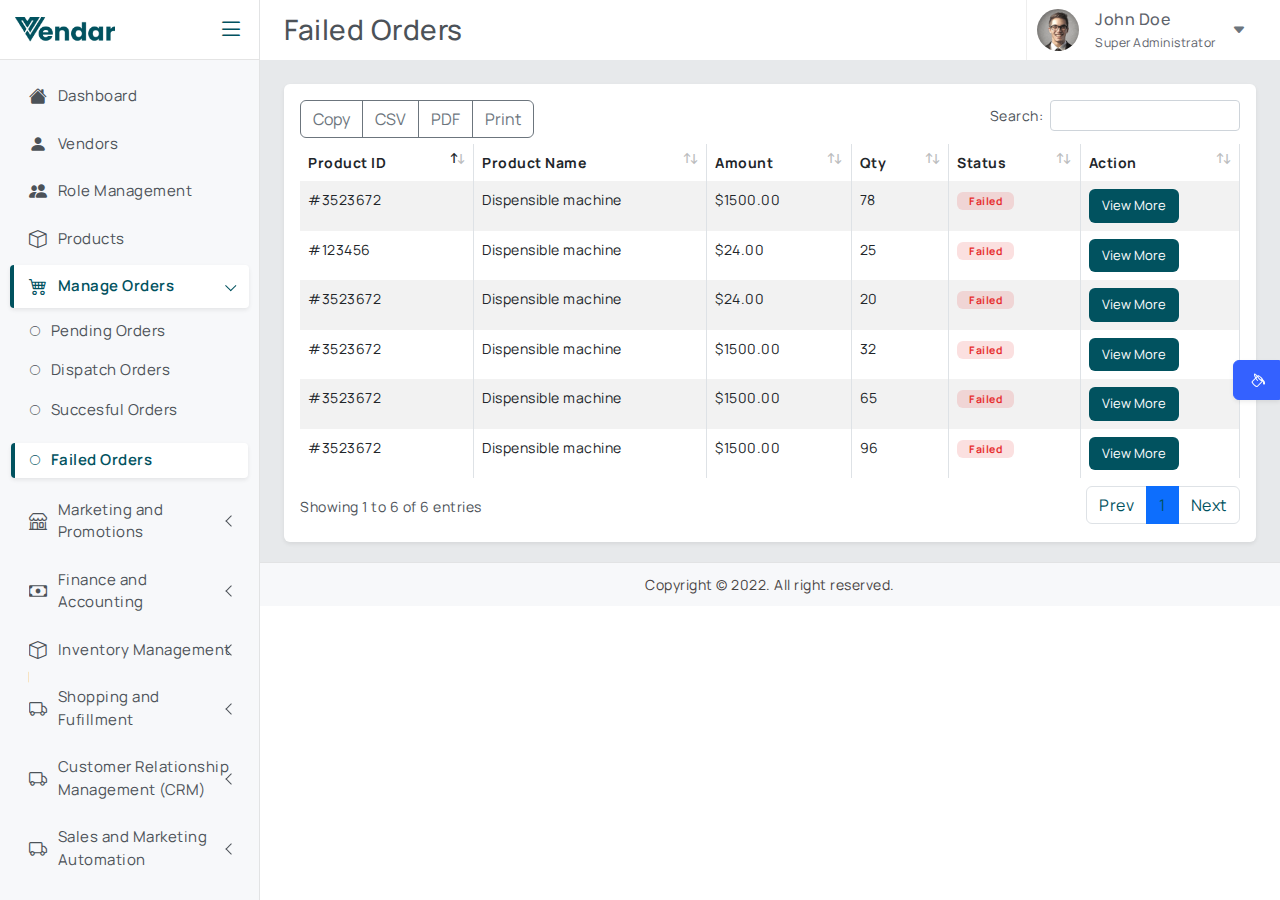
<file: failed-orders.html>
<!doctype html>
<html lang="en">

<head>
    <!-- Required meta tags -->
    <meta charset="utf-8">
    <meta name="viewport" content="width=device-width, initial-scale=1">
    <link rel="icon" href="assets/images/VenderLogo.png" type="image/png" />
    <!--plugins-->
    <link href="assets/plugins/simplebar/css/simplebar.css" rel="stylesheet" />
    <link href="assets/plugins/perfect-scrollbar/css/perfect-scrollbar.css" rel="stylesheet" />
    <link href="assets/plugins/metismenu/css/metisMenu.min.css" rel="stylesheet" />
    <link href="assets/plugins/datatable/css/dataTables.bootstrap5.min.css" rel="stylesheet" />
    <!-- Bootstrap CSS -->
    <link href="assets/css/bootstrap.min.css" rel="stylesheet" />
    <link href="assets/css/bootstrap-extended.css" rel="stylesheet" />
    <link href="assets/css/style.css" rel="stylesheet" />
    <link href="assets/css/icons.css" rel="stylesheet">
    <link href="https://fonts.googleapis.com/css2?family=Roboto:wght@400;500&display=swap" rel="stylesheet">
    <link rel="stylesheet" href="https://cdn.jsdelivr.net/npm/bootstrap-icons@1.5.0/font/bootstrap-icons.css">

    <!-- loader-->
    <link href="assets/css/pace.min.css" rel="stylesheet" />


    <!--Theme Styles-->
    <link href="assets/css/dark-theme.css" rel="stylesheet" />
    <link href="assets/css/light-theme.css" rel="stylesheet" />
    <link href="assets/css/semi-dark.css" rel="stylesheet" />
    <link href="assets/css/header-colors.css" rel="stylesheet" />

    <title> Failed</title>
</head>

<body>


    <!--start wrapper-->
    <div class="wrapper">
        <!--start top header-->
        <header class="top-header">
            <nav class="navbar navbar-expand gap-3">
                <div class="mobile-toggle-icon fs-3">
                    <i class="bi bi-list"></i>
                </div>
                <h3 class="mb-0">Failed Orders</h3>
                <div class="top-navbar-right ms-auto">
                    <ul class="navbar-nav align-items-center">
                        <li class="nav-item search-toggle-icon">
                            <a class="nav-link" href="#">
                                <div class="">
                                    <i class="bi bi-search"></i>
                                </div>
                            </a>
                        </li>

                    </ul>
                </div>
                <div class="dropdown dropdown-user-setting">
                    <a class="dropdown-toggle dropdown-toggle-nocaret" href="#" data-bs-toggle="dropdown">
                        <div class="user-setting d-flex align-items-center gap-3">
                            <img src="assets/images/avatars/avatar-1.png" class="user-img" alt="">
                            <div class="d-none d-sm-block">
                                <p class="user-name mb-0">John Doe</p>
                                <small class="mb-0 dropdown-user-designation">Super Administrator</small>
                            </div>
                            <i class="bi bi-caret-down-fill text-secondary"></i>
                        </div>
                    </a>
                    <ul class="dropdown-menu dropdown-menu-end">
                        <li>
                            <a class="dropdown-item" href="pages-user-profile.html">
                                <div class="d-flex align-items-center">
                                    <div class=""><i class="bi bi-person-fill"></i></div>
                                    <div class="ms-3"><span>Profile</span></div>
                                </div>
                            </a>
                        </li>
                        <li>
                            <hr class="dropdown-divider">
                        </li>
                        <li>
                            <a class="dropdown-item" href="authentication-signup-with-header-footer.html">
                                <div class="d-flex align-items-center">
                                    <div class=""><i class="bi bi-lock-fill"></i></div>
                                    <div class="ms-3"><span>Logout</span></div>
                                </div>
                            </a>
                        </li>
                    </ul>
                </div>
            </nav>
        </header>
        <!--end top header-->

        <!--start sidebar -->
        <aside class="sidebar-wrapper" data-simplebar="true">
            <div class="sidebar-header" style="background-color: white;">
                <div>
                    <img src="assets/images/VenderLogo.png" class="logo-icon" alt="logo icon" />
                </div>
                <!-- <div>
                                <h4 class="logo-text">Onedash</h4>
                            </div> -->
                <div class="toggle-icon ms-auto">
                    <i class="bi bi-list"></i>
                </div>
            </div>
            <!--navigation-->
            <ul class="metismenu" id="menu">
                <li>
                    <a href="dashboard.html">
                        <div class="parent-icon">
                            <i class="bi bi-house-fill"></i>
                        </div>
                        <div class="menu-title">Dashboard</div>
                    </a>
                </li>

                <!-- <li class="menu-label">User Management</li> -->

                <li>
                    <a href="all-users.html">
                        <div class="parent-icon">
                            <i class="bi bi-person-fill"></i>
                        </div>
                        <div class="menu-title">Vendors</div>
                    </a>
                </li>
                <li>
                    <a href="role-management.html">
                        <div class="parent-icon">
                            <i class="bi bi-people-fill"></i>
                        </div>
                        <div class="menu-title">Role Management</div>
                    </a>
                </li>

                <!-- <li class="menu-label">Product Management</li> -->

                <li>
                    <a href="all-products.html">
                        <div class="parent-icon"><i class="bi bi-box"></i></div>
                        <div class="menu-title">Products</div>
                    </a>
                </li>
                <!-- <li class="menu-label">Order Management</li> -->

                <!-- <li>
                    <a href="all-orders.html">
                        <div class="parent-icon"><i class="bi bi-cart4"></i></div>
                        <div class="menu-title">Orders</div>
                    </a>

                </li> -->
                <!-- <li class="menu-label">Commission Management</li> -->

                <li>
                    <a href="javascript:;" class="has-arrow">
                        <div class="parent-icon"><i class="bi bi-cart4"></i></div>
                        <div class="menu-title">Manage Orders</div>
                    </a>
                    <ul>
                        <li>
                            <a href="pending-orders.html"><i class="bi bi-circle"></i>Pending Orders</a>
                        </li>
                        <li>
                            <a href="dispatched-orders.html"><i class="bi bi-circle"></i>Dispatch Orders</a>
                        </li>
                        <li>
                            <a href="successful-orders.html"><i class="bi bi-circle"></i>Succesful Orders</a>
                        </li>
                        <li class="mt-3">
                            <a href="failed-orders.html"><i class="bi bi-circle"></i>Failed Orders</a>
                        </li>
                    </ul>
                </li>
                <!-- <li class="menu-label">Marketing and Promotions</li> -->

                <li>
                    <a href="javascript:;" class="has-arrow">
                        <div class="parent-icon"><i class="bi bi-shop"></i></div>
                        <div class="menu-title">Marketing and Promotions</div>
                    </a>
                    <ul>
                        <li>
                            <a href="widgets-static-widgets.html"><i class="bi bi-circle"></i>Create
                            </a>
                        </li>
                        <li>
                            <a href="widgets-data-widgets.html"><i class="bi bi-circle"></i>Manage
                            </a>
                        </li>
                    </ul>
                </li>
                <!-- <li class="menu-label">Finance and Accounting</li> -->

                <li>
                    <a href="javascript:;" class="has-arrow">
                        <div class="parent-icon"><i class="bi bi-cash"></i></div>
                        <div class="menu-title">Finance and Accounting</div>
                    </a>
                    <ul>
                        <li>
                            <a href="widgets-static-widgets.html"><i class="bi bi-circle"></i>Financial
                                Statement
                            </a>
                        </li>
                        <li>
                            <a href="widgets-data-widgets.html"><i class="bi bi-circle"></i>Other Tasks
                            </a>
                        </li>
                    </ul>
                </li>
                <!-- <li class="menu-label">Inventory Management</li> -->

                <li>
                    <a href="javascript:;" class="has-arrow">
                        <div class="parent-icon"><i class="bi bi-box"></i></div>
                        <div class="menu-title">Inventory Management</div>
                    </a>
                    <ul>
                        <li>
                            <a href="widgets-static-widgets.html"><i class="bi bi-circle"></i>Add New Product
                            </a>
                        </li>
                        <li>
                            <a href="widgets-data-widgets.html"><i class="bi bi-circle"></i>Manage Stock Level
                            </a>
                        </li>
                    </ul>
                </li>
                <!-- <li class="menu-label">Shopping and Fufillment</li> -->

                <li>
                    <a href="javascript:;" class="has-arrow">
                        <div class="parent-icon"><i class="bi bi-truck"></i></div>
                        <div class="menu-title">Shopping and Fufillment</div>
                    </a>
                    <ul>
                        <li>
                            <a href="widgets-static-widgets.html"><i class="bi bi-circle"></i>Manage Shipping
                                rates
                            </a>
                        </li>
                        <li>
                            <a href="widgets-data-widgets.html"><i class="bi bi-circle"></i>Configure Shipping
                                /Manage
                                Orders
                            </a>
                        </li>
                    </ul>
                </li>
                <!-- <li class="menu-label">Customer Relationship Management (CRM)</li> -->

                <li>
                    <a href="javascript:;" class="has-arrow">
                        <div class="parent-icon"><i class="bi bi-truck"></i></div>
                        <div class="menu-title">
                            Customer Relationship Management (CRM)
                        </div>
                    </a>
                    <ul>
                        <li>
                            <a href="widgets-static-widgets.html"><i class="bi bi-circle"></i>View Customer
                                Profile
                            </a>
                        </li>
                        <li>
                            <a href="widgets-data-widgets.html"><i class="bi bi-circle"></i>Customer Feedback
                            </a>
                        </li>
                    </ul>
                </li>
                <!-- <li class="menu-label">Sales and Marketing Automation</li> -->

                <li>
                    <a href="javascript:;" class="has-arrow">
                        <div class="parent-icon"><i class="bi bi-truck"></i></div>
                        <div class="menu-title">Sales and Marketing Automation</div>
                    </a>
                    <ul>
                        <li>
                            <a href="widgets-static-widgets.html"><i class="bi bi-circle"></i>Configure
                                Automated
                                Marketing
                            </a>
                        </li>
                        <li>
                            <a href="widgets-data-widgets.html"><i class="bi bi-circle"></i>Manage Lead
                                Generation
                            </a>
                        </li>
                        <li>
                            <a href="widgets-data-widgets.html"><i class="bi bi-circle"></i>Sales Funnel Metrics
                            </a>
                        </li>
                    </ul>
                </li>
                <!-- <li class="menu-label">Affiliate Management</li> -->

                <li>
                    <a href="javascript:;" class="has-arrow">
                        <div class="parent-icon"><i class="bi bi-truck"></i></div>
                        <div class="menu-title">Affiliate Management</div>
                    </a>
                    <ul>
                        <li>
                            <a href="widgets-static-widgets.html"><i class="bi bi-circle"></i>Add new Affiliates
                            </a>
                        </li>
                        <li>
                            <a href="widgets-data-widgets.html"><i class="bi bi-circle"></i>Manage/Track
                                Referrals
                            </a>
                        </li>
                        <li>
                            <a href="widgets-data-widgets.html"><i class="bi bi-circle"></i>Manage Referral
                                Commission
                            </a>
                        </li>
                    </ul>
                </li>
                <!-- <li class="menu-label">Content Management</li> -->

                <li>
                    <a href="javascript:;" class="has-arrow">
                        <div class="parent-icon"><i class="bi bi-truck"></i></div>
                        <div class="menu-title">Content Management</div>
                    </a>
                    <ul>
                        <li>
                            <a href="widgets-static-widgets.html"><i class="bi bi-circle"></i>Add Content Pages
                            </a>
                        </li>
                        <li>
                            <a href="widgets-data-widgets.html"><i class="bi bi-circle"></i>Manage Content Pages
                            </a>
                        </li>
                        <li>
                            <a href="widgets-data-widgets.html"><i class="bi bi-circle"></i>Manage/upload Blog
                                Post
                            </a>
                        </li>
                    </ul>
                </li>
                <!-- <li class="menu-label">API Management</li> -->

                <li>
                    <a href="javascript:;" class="has-arrow">
                        <div class="parent-icon"><i class="bi bi-truck"></i></div>
                        <div class="menu-title">API Management</div>
                    </a>
                    <ul>
                        <li>
                            <a href="widgets-static-widgets.html"><i class="bi bi-circle"></i>Add Content Pages
                            </a>
                        </li>
                        <li>
                            <a href="widgets-data-widgets.html"><i class="bi bi-circle"></i>Manage Content Pages
                            </a>
                        </li>
                        <li>
                            <a href="widgets-data-widgets.html"><i class="bi bi-circle"></i>Manage/upload Blog
                                Post
                            </a>
                        </li>
                    </ul>
                </li>
                <li>
                    <a href="javascript:;" class="has-arrow">
                        <div class="parent-icon"><i class="bi bi-truck"></i></div>
                        <div class="menu-title">Mobile App Management</div>
                    </a>
                    <ul>
                        <li>
                            <a href="widgets-static-widgets.html"><i class="bi bi-circle"></i>Manage App
                            </a>
                        </li>
                        <li>
                            <a href="widgets-data-widgets.html"><i class="bi bi-circle"></i>App features
                            </a>
                        </li>
                        <li>
                            <a href="widgets-data-widgets.html"><i class="bi bi-circle"></i>Functionality
                            </a>
                        </li>
                    </ul>
                </li>
                <li>
                    <a href="javascript:;" class="has-arrow">
                        <div class="parent-icon"><i class="bi bi-truck"></i></div>
                        <div class="menu-title">Settings</div>
                    </a>
                    <ul>
                        <li>
                            <a href="widgets-static-widgets.html"><i class="bi bi-circle"></i>Site Configuration
                            </a>
                        </li>
                        <li>
                            <a href="widgets-data-widgets.html"><i class="bi bi-circle"></i>Payment Gateway
                            </a>
                        </li>
                        <li>
                            <a href="widgets-data-widgets.html"><i class="bi bi-circle"></i>Email and
                                Notification
                            </a>
                        </li>
                    </ul>
                </li>
                <li>
                    <a href="javascript:;" class="has-arrow">
                        <div class="parent-icon"><i class="bi bi-truck"></i></div>
                        <div class="menu-title">Integration</div>
                    </a>
                    <ul>
                        <li>
                            <a href="widgets-static-widgets.html"><i class="bi bi-circle"></i>Payment Gateway
                                Integration
                            </a>
                        </li>
                        <li>
                            <a href="widgets-data-widgets.html"><i class="bi bi-circle"></i>Shipping Providers
                            </a>
                        </li>
                        <li>
                            <a href="widgets-data-widgets.html"><i class="bi bi-circle"></i>Third-party Services
                            </a>
                        </li>
                    </ul>
                </li>
                <li>
                    <a href="javascript:;" class="has-arrow">
                        <div class="parent-icon"><i class="bi bi-truck"></i></div>
                        <div class="menu-title">Analytic and Reporting</div>
                    </a>
                    <ul>
                        <li>
                            <a href="widgets-static-widgets.html"><i class="bi bi-circle"></i>View Sales Reports
                            </a>
                        </li>
                        <li>
                            <a href="widgets-data-widgets.html"><i class="bi bi-circle"></i>User Engagement
                                Metrics</a>
                        </li>
                        <li>
                            <a href="widgets-data-widgets.html"><i class="bi bi-circle"></i>Other
                                Data/Performance</a>
                        </li>
                    </ul>
                </li>
                <li>
                    <a href="javascript:;" class="has-arrow">
                        <div class="parent-icon"><i class="bi bi-truck"></i></div>
                        <div class="menu-title">Compliance and Security</div>
                    </a>
                    <ul>
                        <li>
                            <a href="widgets-static-widgets.html"><i class="bi bi-circle"></i>User Data Privacy
                            </a>
                        </li>
                        <li>
                            <a href="widgets-data-widgets.html"><i class="bi bi-circle"></i>Compliance
                                Regulation</a>
                        </li>
                        <li>
                            <a href="widgets-data-widgets.html"><i class="bi bi-circle"></i>Manage Security
                                features</a>
                        </li>
                    </ul>
                </li>
                <li>
                    <a href="javascript:;" class="has-arrow">
                        <div class="parent-icon"><i class="bi bi-truck"></i></div>
                        <div class="menu-title">Localization</div>
                    </a>
                    <ul>
                        <li>
                            <a href="widgets-static-widgets.html"><i class="bi bi-circle"></i>Languages
                            </a>
                        </li>
                        <li>
                            <a href="widgets-data-widgets.html"><i class="bi bi-circle"></i>Currency
                                Exchange</a>
                        </li>
                        <li>
                            <a href="widgets-data-widgets.html"><i class="bi bi-circle"></i>Manage
                                Localization</a>
                        </li>
                    </ul>
                </li>
                <li>
                    <a href="javascript:;" class="has-arrow">
                        <div class="parent-icon"><i class="bi bi-truck"></i></div>
                        <div class="menu-title">Feedback and Review</div>
                    </a>
                    <ul>
                        <li>
                            <a href="widgets-static-widgets.html"><i class="bi bi-circle"></i>View Feedback
                            </a>
                        </li>
                        <li>
                            <a href="widgets-data-widgets.html"><i class="bi bi-circle"></i>Moderate Reviews</a>
                        </li>
                        <li>
                            <a href="widgets-data-widgets.html"><i class="bi bi-circle"></i>Manage Ratings</a>
                        </li>
                    </ul>
                </li>
                <li>
                    <a href="javascript:;" class="has-arrow">
                        <div class="parent-icon"><i class="bi bi-truck"></i></div>
                        <div class="menu-title">Api Documentation</div>
                    </a>
                    <ul>
                        <li>
                            <a href="widgets-static-widgets.html"><i class="bi bi-circle"></i>Manage API
                            </a>
                        </li>
                        <li>
                            <a href="widgets-data-widgets.html"><i class="bi bi-circle"></i>Create API</a>
                        </li>
                    </ul>
                </li>
                <li>
                    <a href="javascript:;" class="has-arrow">
                        <div class="parent-icon"><i class="bi bi-truck"></i></div>
                        <div class="menu-title">Knowledge Base</div>
                    </a>
                    <ul>
                        <li>
                            <a href="widgets-static-widgets.html"><i class="bi bi-circle"></i>Create Articles
                            </a>
                        </li>
                        <li>
                            <a href="widgets-data-widgets.html"><i class="bi bi-circle"></i>Manage Articles</a>
                        </li>
                        <li>
                            <a href="widgets-data-widgets.html"><i class="bi bi-circle"></i>Other Resources</a>
                        </li>
                    </ul>
                </li>
                <li>
                    <a href="javascript:;" class="has-arrow">
                        <div class="parent-icon"><i class="bi bi-truck"></i></div>
                        <div class="menu-title">Site Design and Customization</div>
                    </a>
                    <ul>
                        <li>
                            <a href="widgets-static-widgets.html"><i class="bi bi-circle"></i>Modify
                                Design/Layout
                            </a>
                        </li>
                        <li>
                            <a href="widgets-data-widgets.html"><i class="bi bi-circle"></i>Add
                                CSS/JavaScript</a>
                        </li>
                        <li>
                            <a href="widgets-data-widgets.html"><i class="bi bi-circle"></i>Other Customization
                                Options</a>
                        </li>
                    </ul>
                </li>
                <li>
                    <a href="javascript:;" class="has-arrow">
                        <div class="parent-icon"><i class="bi bi-truck"></i></div>
                        <div class="menu-title">Data Export</div>
                    </a>
                    <ul>
                        <li>
                            <a href="widgets-static-widgets.html"><i class="bi bi-circle"></i>All Data</a>
                        </li>
                        <li>
                            <a href="widgets-data-widgets.html"><i class="bi bi-circle"></i>Export Data</a>
                        </li>
                        <li>
                            <a href="widgets-data-widgets.html"><i class="bi bi-circle"></i>Other Data</a>
                        </li>
                    </ul>
                </li>

                <li class="menu-label">Forms & Tables</li>
                <li>
                    <a class="has-arrow" href="javascript:;">
                        <div class="parent-icon">
                            <i class="bi bi-file-earmark-break-fill"></i>
                        </div>
                        <div class="menu-title">Forms</div>
                    </a>
                    <ul>
                        <li>
                            <a href="form-elements.html"><i class="bi bi-circle"></i>Form Elements</a>
                        </li>
                        <li>
                            <a href="form-input-group.html"><i class="bi bi-circle"></i>Input Groups</a>
                        </li>
                        <li>
                            <a href="form-layouts.html"><i class="bi bi-circle"></i>Forms Layouts</a>
                        </li>
                        <li>
                            <a href="form-validations.html"><i class="bi bi-circle"></i>Form Validation</a>
                        </li>
                        <li>
                            <a href="form-date-time-pickes.html"><i class="bi bi-circle"></i>Date Pickers</a>
                        </li>
                        <li>
                            <a href="form-select2.html"><i class="bi bi-circle"></i>Select2</a>
                        </li>
                    </ul>
                </li>
                <li>
                    <a class="has-arrow" href="javascript:;">
                        <div class="parent-icon">
                            <i class="bi bi-file-earmark-spreadsheet-fill"></i>
                        </div>
                        <div class="menu-title">Tables</div>
                    </a>
                    <ul>
                        <li>
                            <a href="table-basic-table.html"><i class="bi bi-circle"></i>Basic Table</a>
                        </li>
                        <li>
                            <a href="table-advance-tables.html"><i class="bi bi-circle"></i>Advance Tables</a>
                        </li>
                        <li>
                            <a href="table-datatable.html"><i class="bi bi-circle"></i>Data Table</a>
                        </li>
                    </ul>
                </li>
                <li class="menu-label">Pages</li>
                <li>
                    <a class="has-arrow" href="javascript:;">
                        <div class="parent-icon">
                            <i class="bi bi-lock-fill"></i>
                        </div>
                        <div class="menu-title">Authentication</div>
                    </a>
                    <ul>
                        <li>
                            <a href="authentication-signin.html" target="_blank"><i class="bi bi-circle"></i>Sign In</a>
                        </li>
                        <li>
                            <a href="authentication-signup.html" target="_blank"><i class="bi bi-circle"></i>Sign Up</a>
                        </li>
                        <li>
                            <a href="authentication-signin-with-header-footer.html" target="_blank"><i
                                    class="bi bi-circle"></i>Sign
                                In with Header &
                                Footer</a>
                        </li>
                        <li>
                            <a href="authentication-signup-with-header-footer.html" target="_blank"><i
                                    class="bi bi-circle"></i>Sign
                                Up with Header &
                                Footer</a>
                        </li>
                        <li>
                            <a href="authentication-forgot-password.html" target="_blank"><i
                                    class="bi bi-circle"></i>Forgot
                                Password</a>
                        </li>
                        <li>
                            <a href="authentication-reset-password.html" target="_blank"><i
                                    class="bi bi-circle"></i>Reset
                                Password</a>
                        </li>
                    </ul>
                </li>
                <li>
                    <a href="pages-user-profile.html">
                        <div class="parent-icon">
                            <i class="bi bi-person-lines-fill"></i>
                        </div>
                        <div class="menu-title">User Profile</div>
                    </a>
                </li>
                <li>
                    <a href="pages-timeline.html">
                        <div class="parent-icon">
                            <i class="bi bi-collection-play-fill"></i>
                        </div>
                        <div class="menu-title">Timeline</div>
                    </a>
                </li>
                <li>
                    <a class="has-arrow" href="javascript:;">
                        <div class="parent-icon">
                            <i class="bi bi-exclamation-triangle-fill"></i>
                        </div>
                        <div class="menu-title">Errors</div>
                    </a>
                    <ul>
                        <li>
                            <a href="pages-errors-404-error.html" target="_blank"><i class="bi bi-circle"></i>404
                                Error</a>
                        </li>
                        <li>
                            <a href="pages-errors-500-error.html" target="_blank"><i class="bi bi-circle"></i>500
                                Error</a>
                        </li>
                        <li>
                            <a href="pages-errors-coming-soon.html" target="_blank"><i class="bi bi-circle"></i>Coming
                                Soon</a>
                        </li>
                        <li>
                            <a href="pages-blank-page.html" target="_blank"><i class="bi bi-circle"></i>Blank
                                Page</a>
                        </li>
                    </ul>
                </li>
                <li>
                    <a href="pages-faq.html">
                        <div class="parent-icon">
                            <i class="bi bi-question-lg"></i>
                        </div>
                        <div class="menu-title">FAQ</div>
                    </a>
                </li>
                <li>
                    <a href="pages-pricing-tables.html">
                        <div class="parent-icon">
                            <i class="bi bi-tags-fill"></i>
                        </div>
                        <div class="menu-title">Pricing Tables</div>
                    </a>
                </li>
                <li class="menu-label">Charts & Maps</li>
                <li>
                    <a class="has-arrow" href="javascript:;">
                        <div class="parent-icon">
                            <i class="bi bi-bar-chart-line-fill"></i>
                        </div>
                        <div class="menu-title">Charts</div>
                    </a>
                    <ul>
                        <li>
                            <a href="charts-apex-chart.html"><i class="bi bi-circle"></i>Apex</a>
                        </li>
                        <li>
                            <a href="charts-chartjs.html"><i class="bi bi-circle"></i>Chartjs</a>
                        </li>
                        <li>
                            <a href="charts-highcharts.html"><i class="bi bi-circle"></i>Highcharts</a>
                        </li>
                    </ul>
                </li>
                <li>
                    <a class="has-arrow" href="javascript:;">
                        <div class="parent-icon">
                            <i class="bi bi-pin-map-fill"></i>
                        </div>
                        <div class="menu-title">Maps</div>
                    </a>
                    <ul>
                        <li>
                            <a href="map-google-maps.html"><i class="bi bi-circle"></i>Google Maps</a>
                        </li>
                        <li>
                            <a href="map-vector-maps.html"><i class="bi bi-circle"></i>Vector Maps</a>
                        </li>
                    </ul>
                </li>
                <li class="menu-label">Others</li>
                <li>
                    <a class="has-arrow" href="javascript:;">
                        <div class="parent-icon">
                            <i class="bi bi-music-note-list"></i>
                        </div>
                        <div class="menu-title">Menu Levels</div>
                    </a>
                    <ul>
                        <li>
                            <a class="has-arrow" href="javascript:;"><i class="bi bi-circle"></i>Level One</a>
                            <ul>
                                <li>
                                    <a class="has-arrow" href="javascript:;"><i class="bi bi-circle"></i>Level
                                        Two</a>
                                    <ul>
                                        <li>
                                            <a href="javascript:;"><i class="bi bi-circle"></i>Level Three</a>
                                        </li>
                                    </ul>
                                </li>
                                f
                            </ul>
                        </li>
                    </ul>
                </li>
                <li>
                    <a href="javascript:;">
                        <div class="parent-icon">
                            <i class="bi bi-file-code-fill"></i>
                        </div>
                        <div class="menu-title">Documentation</div>
                    </a>
                </li>
                <li>
                    <a href="https://themeforest.net/user/codervent" target="_blank">
                        <div class="parent-icon">
                            <i class="bi bi-telephone-fill"></i>
                        </div>
                        <div class="menu-title">Support</div>
                    </a>
                </li>
            </ul>
            <!--end navigation-->
        </aside>
        <!--end sidebar -->

        <!--start content-->
        <main class="page-content">
            <!--breadcrumb-->
           
            
            <!--end breadcrumb-->

            <div class="card">
                <div class="card-body">
                    <div class="table-responsive">
                        <table id="example2" class="table table-striped table-bordered">
                            <thead>
                                <tr>
                                    <th>Product ID</th>
                                    <th>Product Name</th>
                                    <th>Amount</th>
                                    <th>Qty</th>
                                    <th>Status</th>
                                    <th>Action</th>
                                </tr>
                            </thead>
                            <tbody>
                                <tr>
                                    <td>
                                        <div class="d-flex align-items-center gap-2 cursor-pointer">
                                            <div class="">
                                                <p class="mb-0">#123456</p>
                                            </div>
                                        </div>
                                    </td>
                                    <td>Dispensible machine</td>
                                    <td>$24.00</td>
                                    <td>25</td>
                                    <td>
                                        <span class="badge bg-light-danger text-danger w-50">Failed</span>
                                    </td>
                                    <td>
                                        <div class="table-actions d-flex align-items-center  fs-6">

                                        <div class="col">
                                            <!-- Button trigger modal -->
                                            <button type="button" style="font-size:small; background-color: #01525F;" class="btn text-white"
                                                data-bs-toggle="modal" data-bs-target="#exampleScrollableModal">View More</button>
                                            <!-- Modal -->
                                            <div class="modal fade" id="exampleScrollableModal" tabindex="-1" aria-hidden="true">
                                                <div class="modal-dialog modal-dialog-scrollable">
                                                    <div class="modal-content">
                                                        <div class="modal-header">
                                                            <h5 class="modal-title">Modal title</h5>
                                                            <button type="button" class="btn-close" data-bs-dismiss="modal" aria-label="Close"></button>
                                                        </div>
                                                        <div class="modal-body">
                                                            <p>Cras mattis consectetur purus sit amet fermentum. Cras justo odio, dapibus ac facilisis in,
                                                                egestas eget quam. Morbi leo risus, porta ac consectetur ac, vestibulum at eros.</p>
                                                            <p>Praesent commodo cursus magna, vel scelerisque nisl consectetur et. Vivamus sagittis lacus vel
                                                                augue laoreet rutrum faucibus dolor auctor.</p>
                                                            <p>Aenean lacinia bibendum nulla sed consectetur. Praesent commodo cursus magna, vel scelerisque
                                                                nisl consectetur et. Donec sed odio dui. Donec ullamcorper nulla non metus auctor fringilla.</p>
                                                            <p>Cras mattis consectetur purus sit amet fermentum. Cras justo odio, dapibus ac facilisis in,
                                                                egestas eget quam. Morbi leo risus, porta ac consectetur ac, vestibulum at eros.</p>
                                                            <p>Praesent commodo cursus magna, vel scelerisque nisl consectetur et. Vivamus sagittis lacus vel
                                                                augue laoreet rutrum faucibus dolor auctor.</p>
                                                            <p>Aenean lacinia bibendum nulla sed consectetur. Praesent commodo cursus magna, vel scelerisque
                                                                nisl consectetur et. Donec sed odio dui. Donec ullamcorper nulla non metus auctor fringilla.</p>
                                                            <p>Cras mattis consectetur purus sit amet fermentum. Cras justo odio, dapibus ac facilisis in,
                                                                egestas eget quam. Morbi leo risus, porta ac consectetur ac, vestibulum at eros.</p>
                                                            <p>Praesent commodo cursus magna, vel scelerisque nisl consectetur et. Vivamus sagittis lacus vel
                                                                augue laoreet rutrum faucibus dolor auctor.</p>
                                                            <p>Aenean lacinia bibendum nulla sed consectetur. Praesent commodo cursus magna, vel scelerisque
                                                                nisl consectetur et. Donec sed odio dui. Donec ullamcorper nulla non metus auctor fringilla.</p>
                                                            <p>Cras mattis consectetur purus sit amet fermentum. Cras justo odio, dapibus ac facilisis in,
                                                                egestas eget quam. Morbi leo risus, porta ac consectetur ac, vestibulum at eros.</p>
                                                            <p>Praesent commodo cursus magna, vel scelerisque nisl consectetur et. Vivamus sagittis lacus vel
                                                                augue laoreet rutrum faucibus dolor auctor.</p>
                                                            <p>Aenean lacinia bibendum nulla sed consectetur. Praesent commodo cursus magna, vel scelerisque
                                                                nisl consectetur et. Donec sed odio dui. Donec ullamcorper nulla non metus auctor fringilla.</p>
                                                            <p>Cras mattis consectetur purus sit amet fermentum. Cras justo odio, dapibus ac facilisis in,
                                                                egestas eget quam. Morbi leo risus, porta ac consectetur ac, vestibulum at eros.</p>
                                                            <p>Praesent commodo cursus magna, vel scelerisque nisl consectetur et. Vivamus sagittis lacus vel
                                                                augue laoreet rutrum faucibus dolor auctor.</p>
                                                            <p>Aenean lacinia bibendum nulla sed consectetur. Praesent commodo cursus magna, vel scelerisque
                                                                nisl consectetur et. Donec sed odio dui. Donec ullamcorper nulla non metus auctor fringilla.</p>
                                                            <p>Cras mattis consectetur purus sit amet fermentum. Cras justo odio, dapibus ac facilisis in,
                                                                egestas eget quam. Morbi leo risus, porta ac consectetur ac, vestibulum at eros.</p>
                                                            <p>Praesent commodo cursus magna, vel scelerisque nisl consectetur et. Vivamus sagittis lacus vel
                                                                augue laoreet rutrum faucibus dolor auctor.</p>
                                                            <p>Aenean lacinia bibendum nulla sed consectetur. Praesent commodo cursus magna, vel scelerisque
                                                                nisl consectetur et. Donec sed odio dui. Donec ullamcorper nulla non metus auctor fringilla.</p>
                                                        </div>
                                                        <div class="modal-footer">
                                                            <button type="button" class="btn btn-secondary" data-bs-dismiss="modal">Close</button>
                                                            <button type="button" class="btn btn-primary">Save changes</button>
                                                        </div>
                                                    </div>
                                                </div>
                                            </div>
                                        </div>
                                        </div>
                                    </td>
                                </tr>
                                <tr>
                                    <td>
                                        <div class="d-flex align-items-center gap-2 cursor-pointer">
                                            <div class="">
                                                <p class="mb-0">#3523672</p>
                                            </div>
                                        </div>
                                    </td>
                                    <td>Dispensible machine</td>
                                    <td>$24.00</td>
                                    <td>20</td>
                                    <td>
                                        <span class="badge bg-light-danger text-danger w-50">Failed</span>
                                    </td>
                                    <td>
                                        <div class="table-actions d-flex align-items-center ">

                                        <div class="col">
                                            <!-- Button trigger modal -->
                                            <button type="button" style="font-size:small; background-color: #01525F;" class="btn text-white"
                                                data-bs-toggle="modal" data-bs-target="#exampleScrollableModal">View More</button>
                                            <!-- Modal -->
                                            <div class="modal fade" id="exampleScrollableModal" tabindex="-1" aria-hidden="true">
                                                <div class="modal-dialog modal-dialog-scrollable">
                                                    <div class="modal-content">
                                                        <div class="modal-header">
                                                            <h5 class="modal-title">Modal title</h5>
                                                            <button type="button" class="btn-close" data-bs-dismiss="modal" aria-label="Close"></button>
                                                        </div>
                                                        <div class="modal-body">
                                                            <p>Cras mattis consectetur purus sit amet fermentum. Cras justo odio, dapibus ac facilisis in,
                                                                egestas eget quam. Morbi leo risus, porta ac consectetur ac, vestibulum at eros.</p>
                                                            <p>Praesent commodo cursus magna, vel scelerisque nisl consectetur et. Vivamus sagittis lacus vel
                                                                augue laoreet rutrum faucibus dolor auctor.</p>
                                                            <p>Aenean lacinia bibendum nulla sed consectetur. Praesent commodo cursus magna, vel scelerisque
                                                                nisl consectetur et. Donec sed odio dui. Donec ullamcorper nulla non metus auctor fringilla.</p>
                                                            <p>Cras mattis consectetur purus sit amet fermentum. Cras justo odio, dapibus ac facilisis in,
                                                                egestas eget quam. Morbi leo risus, porta ac consectetur ac, vestibulum at eros.</p>
                                                            <p>Praesent commodo cursus magna, vel scelerisque nisl consectetur et. Vivamus sagittis lacus vel
                                                                augue laoreet rutrum faucibus dolor auctor.</p>
                                                            <p>Aenean lacinia bibendum nulla sed consectetur. Praesent commodo cursus magna, vel scelerisque
                                                                nisl consectetur et. Donec sed odio dui. Donec ullamcorper nulla non metus auctor fringilla.</p>
                                                            <p>Cras mattis consectetur purus sit amet fermentum. Cras justo odio, dapibus ac facilisis in,
                                                                egestas eget quam. Morbi leo risus, porta ac consectetur ac, vestibulum at eros.</p>
                                                            <p>Praesent commodo cursus magna, vel scelerisque nisl consectetur et. Vivamus sagittis lacus vel
                                                                augue laoreet rutrum faucibus dolor auctor.</p>
                                                            <p>Aenean lacinia bibendum nulla sed consectetur. Praesent commodo cursus magna, vel scelerisque
                                                                nisl consectetur et. Donec sed odio dui. Donec ullamcorper nulla non metus auctor fringilla.</p>
                                                            <p>Cras mattis consectetur purus sit amet fermentum. Cras justo odio, dapibus ac facilisis in,
                                                                egestas eget quam. Morbi leo risus, porta ac consectetur ac, vestibulum at eros.</p>
                                                            <p>Praesent commodo cursus magna, vel scelerisque nisl consectetur et. Vivamus sagittis lacus vel
                                                                augue laoreet rutrum faucibus dolor auctor.</p>
                                                            <p>Aenean lacinia bibendum nulla sed consectetur. Praesent commodo cursus magna, vel scelerisque
                                                                nisl consectetur et. Donec sed odio dui. Donec ullamcorper nulla non metus auctor fringilla.</p>
                                                            <p>Cras mattis consectetur purus sit amet fermentum. Cras justo odio, dapibus ac facilisis in,
                                                                egestas eget quam. Morbi leo risus, porta ac consectetur ac, vestibulum at eros.</p>
                                                            <p>Praesent commodo cursus magna, vel scelerisque nisl consectetur et. Vivamus sagittis lacus vel
                                                                augue laoreet rutrum faucibus dolor auctor.</p>
                                                            <p>Aenean lacinia bibendum nulla sed consectetur. Praesent commodo cursus magna, vel scelerisque
                                                                nisl consectetur et. Donec sed odio dui. Donec ullamcorper nulla non metus auctor fringilla.</p>
                                                            <p>Cras mattis consectetur purus sit amet fermentum. Cras justo odio, dapibus ac facilisis in,
                                                                egestas eget quam. Morbi leo risus, porta ac consectetur ac, vestibulum at eros.</p>
                                                            <p>Praesent commodo cursus magna, vel scelerisque nisl consectetur et. Vivamus sagittis lacus vel
                                                                augue laoreet rutrum faucibus dolor auctor.</p>
                                                            <p>Aenean lacinia bibendum nulla sed consectetur. Praesent commodo cursus magna, vel scelerisque
                                                                nisl consectetur et. Donec sed odio dui. Donec ullamcorper nulla non metus auctor fringilla.</p>
                                                        </div>
                                                        <div class="modal-footer">
                                                            <button type="button" class="btn btn-secondary" data-bs-dismiss="modal">Close</button>
                                                            <button type="button" class="btn btn-primary">Save changes</button>
                                                        </div>
                                                    </div>
                                                </div>
                                            </div>
                                        </div>
                                    </td>
                                </tr>
                                <tr>
                                    <td>
                                        <div class="d-flex align-items-center gap-2 cursor-pointer">
                                            <div class="">
                                                <p class="mb-0">#3523672</p>
                                            </div>
                                        </div>
                                    </td>
                                    <td>Dispensible machine</td>
                                    <td>$1500.00</td>
                                    <td>32</td>
                                    <td>
                                        <span class="badge bg-light-danger text-danger w-50">Failed</span>
                                    </td>
                                    <td>
                                        <div class="table-actions d-flex align-items-center  fs-6">

                                           <div class="col">
                                            <!-- Button trigger modal -->
                                            <button type="button" style="font-size:small; background-color: #01525F;" class="btn text-white"
                                                data-bs-toggle="modal" data-bs-target="#exampleScrollableModal">View More</button>
                                            <!-- Modal -->
                                            <div class="modal fade" id="exampleScrollableModal" tabindex="-1" aria-hidden="true">
                                                <div class="modal-dialog modal-dialog-scrollable">
                                                    <div class="modal-content">
                                                        <div class="modal-header">
                                                            <h5 class="modal-title">Modal title</h5>
                                                            <button type="button" class="btn-close" data-bs-dismiss="modal" aria-label="Close"></button>
                                                        </div>
                                                        <div class="modal-body">
                                                            <p>Cras mattis consectetur purus sit amet fermentum. Cras justo odio, dapibus ac facilisis in,
                                                                egestas eget quam. Morbi leo risus, porta ac consectetur ac, vestibulum at eros.</p>
                                                            <p>Praesent commodo cursus magna, vel scelerisque nisl consectetur et. Vivamus sagittis lacus vel
                                                                augue laoreet rutrum faucibus dolor auctor.</p>
                                                            <p>Aenean lacinia bibendum nulla sed consectetur. Praesent commodo cursus magna, vel scelerisque
                                                                nisl consectetur et. Donec sed odio dui. Donec ullamcorper nulla non metus auctor fringilla.</p>
                                                            <p>Cras mattis consectetur purus sit amet fermentum. Cras justo odio, dapibus ac facilisis in,
                                                                egestas eget quam. Morbi leo risus, porta ac consectetur ac, vestibulum at eros.</p>
                                                            <p>Praesent commodo cursus magna, vel scelerisque nisl consectetur et. Vivamus sagittis lacus vel
                                                                augue laoreet rutrum faucibus dolor auctor.</p>
                                                            <p>Aenean lacinia bibendum nulla sed consectetur. Praesent commodo cursus magna, vel scelerisque
                                                                nisl consectetur et. Donec sed odio dui. Donec ullamcorper nulla non metus auctor fringilla.</p>
                                                            <p>Cras mattis consectetur purus sit amet fermentum. Cras justo odio, dapibus ac facilisis in,
                                                                egestas eget quam. Morbi leo risus, porta ac consectetur ac, vestibulum at eros.</p>
                                                            <p>Praesent commodo cursus magna, vel scelerisque nisl consectetur et. Vivamus sagittis lacus vel
                                                                augue laoreet rutrum faucibus dolor auctor.</p>
                                                            <p>Aenean lacinia bibendum nulla sed consectetur. Praesent commodo cursus magna, vel scelerisque
                                                                nisl consectetur et. Donec sed odio dui. Donec ullamcorper nulla non metus auctor fringilla.</p>
                                                            <p>Cras mattis consectetur purus sit amet fermentum. Cras justo odio, dapibus ac facilisis in,
                                                                egestas eget quam. Morbi leo risus, porta ac consectetur ac, vestibulum at eros.</p>
                                                            <p>Praesent commodo cursus magna, vel scelerisque nisl consectetur et. Vivamus sagittis lacus vel
                                                                augue laoreet rutrum faucibus dolor auctor.</p>
                                                            <p>Aenean lacinia bibendum nulla sed consectetur. Praesent commodo cursus magna, vel scelerisque
                                                                nisl consectetur et. Donec sed odio dui. Donec ullamcorper nulla non metus auctor fringilla.</p>
                                                            <p>Cras mattis consectetur purus sit amet fermentum. Cras justo odio, dapibus ac facilisis in,
                                                                egestas eget quam. Morbi leo risus, porta ac consectetur ac, vestibulum at eros.</p>
                                                            <p>Praesent commodo cursus magna, vel scelerisque nisl consectetur et. Vivamus sagittis lacus vel
                                                                augue laoreet rutrum faucibus dolor auctor.</p>
                                                            <p>Aenean lacinia bibendum nulla sed consectetur. Praesent commodo cursus magna, vel scelerisque
                                                                nisl consectetur et. Donec sed odio dui. Donec ullamcorper nulla non metus auctor fringilla.</p>
                                                            <p>Cras mattis consectetur purus sit amet fermentum. Cras justo odio, dapibus ac facilisis in,
                                                                egestas eget quam. Morbi leo risus, porta ac consectetur ac, vestibulum at eros.</p>
                                                            <p>Praesent commodo cursus magna, vel scelerisque nisl consectetur et. Vivamus sagittis lacus vel
                                                                augue laoreet rutrum faucibus dolor auctor.</p>
                                                            <p>Aenean lacinia bibendum nulla sed consectetur. Praesent commodo cursus magna, vel scelerisque
                                                                nisl consectetur et. Donec sed odio dui. Donec ullamcorper nulla non metus auctor fringilla.</p>
                                                        </div>
                                                        <div class="modal-footer">
                                                            <button type="button" class="btn btn-secondary" data-bs-dismiss="modal">Close</button>
                                                            <button type="button" class="btn btn-primary">Save changes</button>
                                                        </div>
                                                    </div>
                                                </div>
                                            </div>
                                        </div>
                                        </div>
                                    </td>
                                </tr>
                                <tr>
                                    <td>
                                        <div class="d-flex align-items-center gap-3 cursor-pointer">
                                            <div class="">
                                                <p class="mb-0">#3523672</p>
                                            </div>
                                        </div>
                                    </td>
                                    <td>Dispensible machine</td>
                                    <td>$1500.00</td>
                                    <td>65</td>
                                    <td>
                                        <span class="badge bg-light-danger text-danger w-50">Failed</span>
                                    </td>
                                    <td>
                                        <div class="table-actions d-flex align-items-center  fs-6">

                                           <div class="col">
                                            <!-- Button trigger modal -->
                                            <button type="button" style="font-size:small; background-color: #01525F;" class="btn text-white"
                                                data-bs-toggle="modal" data-bs-target="#exampleScrollableModal">View More</button>
                                            <!-- Modal -->
                                            <div class="modal fade" id="exampleScrollableModal" tabindex="-1" aria-hidden="true">
                                                <div class="modal-dialog modal-dialog-scrollable">
                                                    <div class="modal-content">
                                                        <div class="modal-header">
                                                            <h5 class="modal-title">Modal title</h5>
                                                            <button type="button" class="btn-close" data-bs-dismiss="modal" aria-label="Close"></button>
                                                        </div>
                                                        <div class="modal-body">
                                                            <p>Cras mattis consectetur purus sit amet fermentum. Cras justo odio, dapibus ac facilisis in,
                                                                egestas eget quam. Morbi leo risus, porta ac consectetur ac, vestibulum at eros.</p>
                                                            <p>Praesent commodo cursus magna, vel scelerisque nisl consectetur et. Vivamus sagittis lacus vel
                                                                augue laoreet rutrum faucibus dolor auctor.</p>
                                                            <p>Aenean lacinia bibendum nulla sed consectetur. Praesent commodo cursus magna, vel scelerisque
                                                                nisl consectetur et. Donec sed odio dui. Donec ullamcorper nulla non metus auctor fringilla.</p>
                                                            <p>Cras mattis consectetur purus sit amet fermentum. Cras justo odio, dapibus ac facilisis in,
                                                                egestas eget quam. Morbi leo risus, porta ac consectetur ac, vestibulum at eros.</p>
                                                            <p>Praesent commodo cursus magna, vel scelerisque nisl consectetur et. Vivamus sagittis lacus vel
                                                                augue laoreet rutrum faucibus dolor auctor.</p>
                                                            <p>Aenean lacinia bibendum nulla sed consectetur. Praesent commodo cursus magna, vel scelerisque
                                                                nisl consectetur et. Donec sed odio dui. Donec ullamcorper nulla non metus auctor fringilla.</p>
                                                            <p>Cras mattis consectetur purus sit amet fermentum. Cras justo odio, dapibus ac facilisis in,
                                                                egestas eget quam. Morbi leo risus, porta ac consectetur ac, vestibulum at eros.</p>
                                                            <p>Praesent commodo cursus magna, vel scelerisque nisl consectetur et. Vivamus sagittis lacus vel
                                                                augue laoreet rutrum faucibus dolor auctor.</p>
                                                            <p>Aenean lacinia bibendum nulla sed consectetur. Praesent commodo cursus magna, vel scelerisque
                                                                nisl consectetur et. Donec sed odio dui. Donec ullamcorper nulla non metus auctor fringilla.</p>
                                                            <p>Cras mattis consectetur purus sit amet fermentum. Cras justo odio, dapibus ac facilisis in,
                                                                egestas eget quam. Morbi leo risus, porta ac consectetur ac, vestibulum at eros.</p>
                                                            <p>Praesent commodo cursus magna, vel scelerisque nisl consectetur et. Vivamus sagittis lacus vel
                                                                augue laoreet rutrum faucibus dolor auctor.</p>
                                                            <p>Aenean lacinia bibendum nulla sed consectetur. Praesent commodo cursus magna, vel scelerisque
                                                                nisl consectetur et. Donec sed odio dui. Donec ullamcorper nulla non metus auctor fringilla.</p>
                                                            <p>Cras mattis consectetur purus sit amet fermentum. Cras justo odio, dapibus ac facilisis in,
                                                                egestas eget quam. Morbi leo risus, porta ac consectetur ac, vestibulum at eros.</p>
                                                            <p>Praesent commodo cursus magna, vel scelerisque nisl consectetur et. Vivamus sagittis lacus vel
                                                                augue laoreet rutrum faucibus dolor auctor.</p>
                                                            <p>Aenean lacinia bibendum nulla sed consectetur. Praesent commodo cursus magna, vel scelerisque
                                                                nisl consectetur et. Donec sed odio dui. Donec ullamcorper nulla non metus auctor fringilla.</p>
                                                            <p>Cras mattis consectetur purus sit amet fermentum. Cras justo odio, dapibus ac facilisis in,
                                                                egestas eget quam. Morbi leo risus, porta ac consectetur ac, vestibulum at eros.</p>
                                                            <p>Praesent commodo cursus magna, vel scelerisque nisl consectetur et. Vivamus sagittis lacus vel
                                                                augue laoreet rutrum faucibus dolor auctor.</p>
                                                            <p>Aenean lacinia bibendum nulla sed consectetur. Praesent commodo cursus magna, vel scelerisque
                                                                nisl consectetur et. Donec sed odio dui. Donec ullamcorper nulla non metus auctor fringilla.</p>
                                                        </div>
                                                        <div class="modal-footer">
                                                            <button type="button" class="btn btn-secondary" data-bs-dismiss="modal">Close</button>
                                                            <button type="button" class="btn btn-primary">Save changes</button>
                                                        </div>
                                                    </div>
                                                </div>
                                            </div>
                                        </div>
                                        </div>
                                    </td>
                                </tr>
                                <tr>
                                    <td>
                                        <div class="d-flex align-items-center gap-2 cursor-pointer">
                                            <div class="">
                                                <p class="mb-0">#3523672</p>
                                            </div>
                                        </div>
                                    </td>
                                    <td>Dispensible machine</td>
                                    <td>$1500.00</td>
                                    <td>96</td>
                                    <td>
                                        <span class="badge bg-light-danger text-danger w-50">Failed</span>
                                    </td>
                                    <td>
                                        <div class="table-actions d-flex align-items-center fs-6">

                                           <div class="col">
                                            <!-- Button trigger modal -->
                                            <button type="button" style="font-size:small; background-color: #01525F;" class="btn text-white"
                                                data-bs-toggle="modal" data-bs-target="#exampleScrollableModal">View More</button>
                                            <!-- Modal -->
                                            <div class="modal fade" id="exampleScrollableModal" tabindex="-1" aria-hidden="true">
                                                <div class="modal-dialog modal-dialog-scrollable">
                                                    <div class="modal-content">
                                                        <div class="modal-header">
                                                            <h5 class="modal-title">Modal title</h5>
                                                            <button type="button" class="btn-close" data-bs-dismiss="modal" aria-label="Close"></button>
                                                        </div>
                                                        <div class="modal-body">
                                                            <p>Cras mattis consectetur purus sit amet fermentum. Cras justo odio, dapibus ac facilisis in,
                                                                egestas eget quam. Morbi leo risus, porta ac consectetur ac, vestibulum at eros.</p>
                                                            <p>Praesent commodo cursus magna, vel scelerisque nisl consectetur et. Vivamus sagittis lacus vel
                                                                augue laoreet rutrum faucibus dolor auctor.</p>
                                                            <p>Aenean lacinia bibendum nulla sed consectetur. Praesent commodo cursus magna, vel scelerisque
                                                                nisl consectetur et. Donec sed odio dui. Donec ullamcorper nulla non metus auctor fringilla.</p>
                                                            <p>Cras mattis consectetur purus sit amet fermentum. Cras justo odio, dapibus ac facilisis in,
                                                                egestas eget quam. Morbi leo risus, porta ac consectetur ac, vestibulum at eros.</p>
                                                            <p>Praesent commodo cursus magna, vel scelerisque nisl consectetur et. Vivamus sagittis lacus vel
                                                                augue laoreet rutrum faucibus dolor auctor.</p>
                                                            <p>Aenean lacinia bibendum nulla sed consectetur. Praesent commodo cursus magna, vel scelerisque
                                                                nisl consectetur et. Donec sed odio dui. Donec ullamcorper nulla non metus auctor fringilla.</p>
                                                            <p>Cras mattis consectetur purus sit amet fermentum. Cras justo odio, dapibus ac facilisis in,
                                                                egestas eget quam. Morbi leo risus, porta ac consectetur ac, vestibulum at eros.</p>
                                                            <p>Praesent commodo cursus magna, vel scelerisque nisl consectetur et. Vivamus sagittis lacus vel
                                                                augue laoreet rutrum faucibus dolor auctor.</p>
                                                            <p>Aenean lacinia bibendum nulla sed consectetur. Praesent commodo cursus magna, vel scelerisque
                                                                nisl consectetur et. Donec sed odio dui. Donec ullamcorper nulla non metus auctor fringilla.</p>
                                                            <p>Cras mattis consectetur purus sit amet fermentum. Cras justo odio, dapibus ac facilisis in,
                                                                egestas eget quam. Morbi leo risus, porta ac consectetur ac, vestibulum at eros.</p>
                                                            <p>Praesent commodo cursus magna, vel scelerisque nisl consectetur et. Vivamus sagittis lacus vel
                                                                augue laoreet rutrum faucibus dolor auctor.</p>
                                                            <p>Aenean lacinia bibendum nulla sed consectetur. Praesent commodo cursus magna, vel scelerisque
                                                                nisl consectetur et. Donec sed odio dui. Donec ullamcorper nulla non metus auctor fringilla.</p>
                                                            <p>Cras mattis consectetur purus sit amet fermentum. Cras justo odio, dapibus ac facilisis in,
                                                                egestas eget quam. Morbi leo risus, porta ac consectetur ac, vestibulum at eros.</p>
                                                            <p>Praesent commodo cursus magna, vel scelerisque nisl consectetur et. Vivamus sagittis lacus vel
                                                                augue laoreet rutrum faucibus dolor auctor.</p>
                                                            <p>Aenean lacinia bibendum nulla sed consectetur. Praesent commodo cursus magna, vel scelerisque
                                                                nisl consectetur et. Donec sed odio dui. Donec ullamcorper nulla non metus auctor fringilla.</p>
                                                            <p>Cras mattis consectetur purus sit amet fermentum. Cras justo odio, dapibus ac facilisis in,
                                                                egestas eget quam. Morbi leo risus, porta ac consectetur ac, vestibulum at eros.</p>
                                                            <p>Praesent commodo cursus magna, vel scelerisque nisl consectetur et. Vivamus sagittis lacus vel
                                                                augue laoreet rutrum faucibus dolor auctor.</p>
                                                            <p>Aenean lacinia bibendum nulla sed consectetur. Praesent commodo cursus magna, vel scelerisque
                                                                nisl consectetur et. Donec sed odio dui. Donec ullamcorper nulla non metus auctor fringilla.</p>
                                                        </div>
                                                        <div class="modal-footer">
                                                            <button type="button" class="btn btn-secondary" data-bs-dismiss="modal">Close</button>
                                                            <button type="button" class="btn btn-primary">Save changes</button>
                                                        </div>
                                                    </div>
                                                </div>
                                            </div>
                                        </div>
                                        </div>
                    </div>
                    </td>
                    </tr>
                    <tr>
                        <td>
                            <div class="d-flex align-items-center gap-2 cursor-pointer">
                                <div class="">
                                    <p class="mb-0">#3523672</p>
                                </div>
                            </div>
                        </td>
                        <td>Dispensible machine</td>
                        <td>$1500.00</td>
                        <td>78</td>
                        <td>
                            <span class="badge bg-light-danger text-danger w-50">Failed</span>
                        </td>
                        <td>
                            <div class="table-actions d-flex align-items-center fs-6">

                            <div class="col">
                                <!-- Button trigger modal -->
                                <button type="button" style="font-size:small; background-color: #01525F;" class="btn text-white"
                                    data-bs-toggle="modal" data-bs-target="#exampleScrollableModal">View More</button>
                                <!-- Modal -->
                                <div class="modal fade" id="exampleScrollableModal" tabindex="-1" aria-hidden="true">
                                    <div class="modal-dialog modal-dialog-scrollable">
                                        <div class="modal-content">
                                            <div class="modal-header">
                                                <h5 class="modal-title">Modal title</h5>
                                                <button type="button" class="btn-close" data-bs-dismiss="modal" aria-label="Close"></button>
                                            </div>
                                            <div class="modal-body">
                                                <p>Cras mattis consectetur purus sit amet fermentum. Cras justo odio, dapibus ac facilisis in,
                                                    egestas eget quam. Morbi leo risus, porta ac consectetur ac, vestibulum at eros.</p>
                                                <p>Praesent commodo cursus magna, vel scelerisque nisl consectetur et. Vivamus sagittis lacus vel
                                                    augue laoreet rutrum faucibus dolor auctor.</p>
                                                <p>Aenean lacinia bibendum nulla sed consectetur. Praesent commodo cursus magna, vel scelerisque
                                                    nisl consectetur et. Donec sed odio dui. Donec ullamcorper nulla non metus auctor fringilla.</p>
                                                <p>Cras mattis consectetur purus sit amet fermentum. Cras justo odio, dapibus ac facilisis in,
                                                    egestas eget quam. Morbi leo risus, porta ac consectetur ac, vestibulum at eros.</p>
                                                <p>Praesent commodo cursus magna, vel scelerisque nisl consectetur et. Vivamus sagittis lacus vel
                                                    augue laoreet rutrum faucibus dolor auctor.</p>
                                                <p>Aenean lacinia bibendum nulla sed consectetur. Praesent commodo cursus magna, vel scelerisque
                                                    nisl consectetur et. Donec sed odio dui. Donec ullamcorper nulla non metus auctor fringilla.</p>
                                                <p>Cras mattis consectetur purus sit amet fermentum. Cras justo odio, dapibus ac facilisis in,
                                                    egestas eget quam. Morbi leo risus, porta ac consectetur ac, vestibulum at eros.</p>
                                                <p>Praesent commodo cursus magna, vel scelerisque nisl consectetur et. Vivamus sagittis lacus vel
                                                    augue laoreet rutrum faucibus dolor auctor.</p>
                                                <p>Aenean lacinia bibendum nulla sed consectetur. Praesent commodo cursus magna, vel scelerisque
                                                    nisl consectetur et. Donec sed odio dui. Donec ullamcorper nulla non metus auctor fringilla.</p>
                                                <p>Cras mattis consectetur purus sit amet fermentum. Cras justo odio, dapibus ac facilisis in,
                                                    egestas eget quam. Morbi leo risus, porta ac consectetur ac, vestibulum at eros.</p>
                                                <p>Praesent commodo cursus magna, vel scelerisque nisl consectetur et. Vivamus sagittis lacus vel
                                                    augue laoreet rutrum faucibus dolor auctor.</p>
                                                <p>Aenean lacinia bibendum nulla sed consectetur. Praesent commodo cursus magna, vel scelerisque
                                                    nisl consectetur et. Donec sed odio dui. Donec ullamcorper nulla non metus auctor fringilla.</p>
                                                <p>Cras mattis consectetur purus sit amet fermentum. Cras justo odio, dapibus ac facilisis in,
                                                    egestas eget quam. Morbi leo risus, porta ac consectetur ac, vestibulum at eros.</p>
                                                <p>Praesent commodo cursus magna, vel scelerisque nisl consectetur et. Vivamus sagittis lacus vel
                                                    augue laoreet rutrum faucibus dolor auctor.</p>
                                                <p>Aenean lacinia bibendum nulla sed consectetur. Praesent commodo cursus magna, vel scelerisque
                                                    nisl consectetur et. Donec sed odio dui. Donec ullamcorper nulla non metus auctor fringilla.</p>
                                                <p>Cras mattis consectetur purus sit amet fermentum. Cras justo odio, dapibus ac facilisis in,
                                                    egestas eget quam. Morbi leo risus, porta ac consectetur ac, vestibulum at eros.</p>
                                                <p>Praesent commodo cursus magna, vel scelerisque nisl consectetur et. Vivamus sagittis lacus vel
                                                    augue laoreet rutrum faucibus dolor auctor.</p>
                                                <p>Aenean lacinia bibendum nulla sed consectetur. Praesent commodo cursus magna, vel scelerisque
                                                    nisl consectetur et. Donec sed odio dui. Donec ullamcorper nulla non metus auctor fringilla.</p>
                                            </div>
                                            <div class="modal-footer">
                                                <button type="button" class="btn btn-secondary" data-bs-dismiss="modal">Close</button>
                                                <button type="button" class="btn btn-primary">Save changes</button>
                                            </div>
                                        </div>
                                    </div>
                                </div>
                            </div>
                            </div>
                        </td>
                    </tr>
                    </tbody>
                    </table>
                </div>
            </div>
    </div>
    </main>
    <!--end page main-->


    <!--start overlay-->
    <div class="overlay nav-toggle-icon"></div>
    <!--end overlay-->

    <!--start footer-->
    <footer class="footer">
        <div class="footer-text">
            Copyright © 2022. All right reserved.
        </div>
    </footer>
    <!--end footer-->


    <!--Start Back To Top Button-->
    <a href="javaScript:;" class="back-to-top"><i class='bx bxs-up-arrow-alt'></i></a>
    <!--End Back To Top Button-->

    <!--start switcher-->
    <div class="switcher-body">
        <button class="btn btn-primary btn-switcher shadow-sm" type="button" data-bs-toggle="offcanvas"
            data-bs-target="#offcanvasScrolling" aria-controls="offcanvasScrolling"><i
                class="bi bi-paint-bucket me-0"></i></button>
        <div class="offcanvas offcanvas-end shadow border-start-0 p-2" data-bs-scroll="true" data-bs-backdrop="false"
            tabindex="-1" id="offcanvasScrolling">
            <div class="offcanvas-header border-bottom">
                <h5 class="offcanvas-title" id="offcanvasScrollingLabel">Theme Customizer</h5>
                <button type="button" class="btn-close text-reset" data-bs-dismiss="offcanvas"></button>
            </div>
            <div class="offcanvas-body">
                <h6 class="mb-0">Theme Variation</h6>
                <hr>
                <div class="form-check form-check-inline">
                    <input class="form-check-input" type="radio" name="inlineRadioOptions" id="LightTheme"
                        value="option1">
                    <label class="form-check-label" for="LightTheme">Light</label>
                </div>
                <div class="form-check form-check-inline">
                    <input class="form-check-input" type="radio" name="inlineRadioOptions" id="DarkTheme"
                        value="option2">
                    <label class="form-check-label" for="DarkTheme">Dark</label>
                </div>
                <div class="form-check form-check-inline">
                    <input class="form-check-input" type="radio" name="inlineRadioOptions" id="SemiDarkTheme"
                        value="option3">
                    <label class="form-check-label" for="SemiDarkTheme">Semi Dark</label>
                </div>
                <hr>
                <div class="form-check form-check-inline">
                    <input class="form-check-input" type="radio" name="inlineRadioOptions" id="MinimalTheme"
                        value="option3" checked>
                    <label class="form-check-label" for="MinimalTheme">Minimal Theme</label>
                </div>
                <hr />
                <h6 class="mb-0">Header Colors</h6>
                <hr />
                <div class="header-colors-indigators">
                    <div class="row row-cols-auto g-3">
                        <div class="col">
                            <div class="indigator headercolor1" id="headercolor1"></div>
                        </div>
                        <div class="col">
                            <div class="indigator headercolor2" id="headercolor2"></div>
                        </div>
                        <div class="col">
                            <div class="indigator headercolor3" id="headercolor3"></div>
                        </div>
                        <div class="col">
                            <div class="indigator headercolor4" id="headercolor4"></div>
                        </div>
                        <div class="col">
                            <div class="indigator headercolor5" id="headercolor5"></div>
                        </div>
                        <div class="col">
                            <div class="indigator headercolor6" id="headercolor6"></div>
                        </div>
                        <div class="col">
                            <div class="indigator headercolor7" id="headercolor7"></div>
                        </div>
                        <div class="col">
                            <div class="indigator headercolor8" id="headercolor8"></div>
                        </div>
                    </div>
                </div>
            </div>
        </div>
    </div>
    <!--end switcher-->

    </div>
    <!--end wrapper-->


    <!-- Bootstrap bundle JS -->
    <script src="assets/js/bootstrap.bundle.min.js"></script>
    <!--plugins-->
    <script src="assets/js/jquery.min.js"></script>
    <script src="assets/plugins/simplebar/js/simplebar.min.js"></script>
    <script src="assets/plugins/metismenu/js/metisMenu.min.js"></script>
    <script src="assets/plugins/perfect-scrollbar/js/perfect-scrollbar.js"></script>
    <script src="assets/js/pace.min.js"></script>
    <script src="assets/plugins/datatable/js/jquery.dataTables.min.js"></script>
    <script src="assets/plugins/datatable/js/dataTables.bootstrap5.min.js"></script>
    <script src="assets/js/table-datatable.js"></script>

    <!--app-->
    <script src="assets/js/app.js"></script>

</body>

</html>
</file>
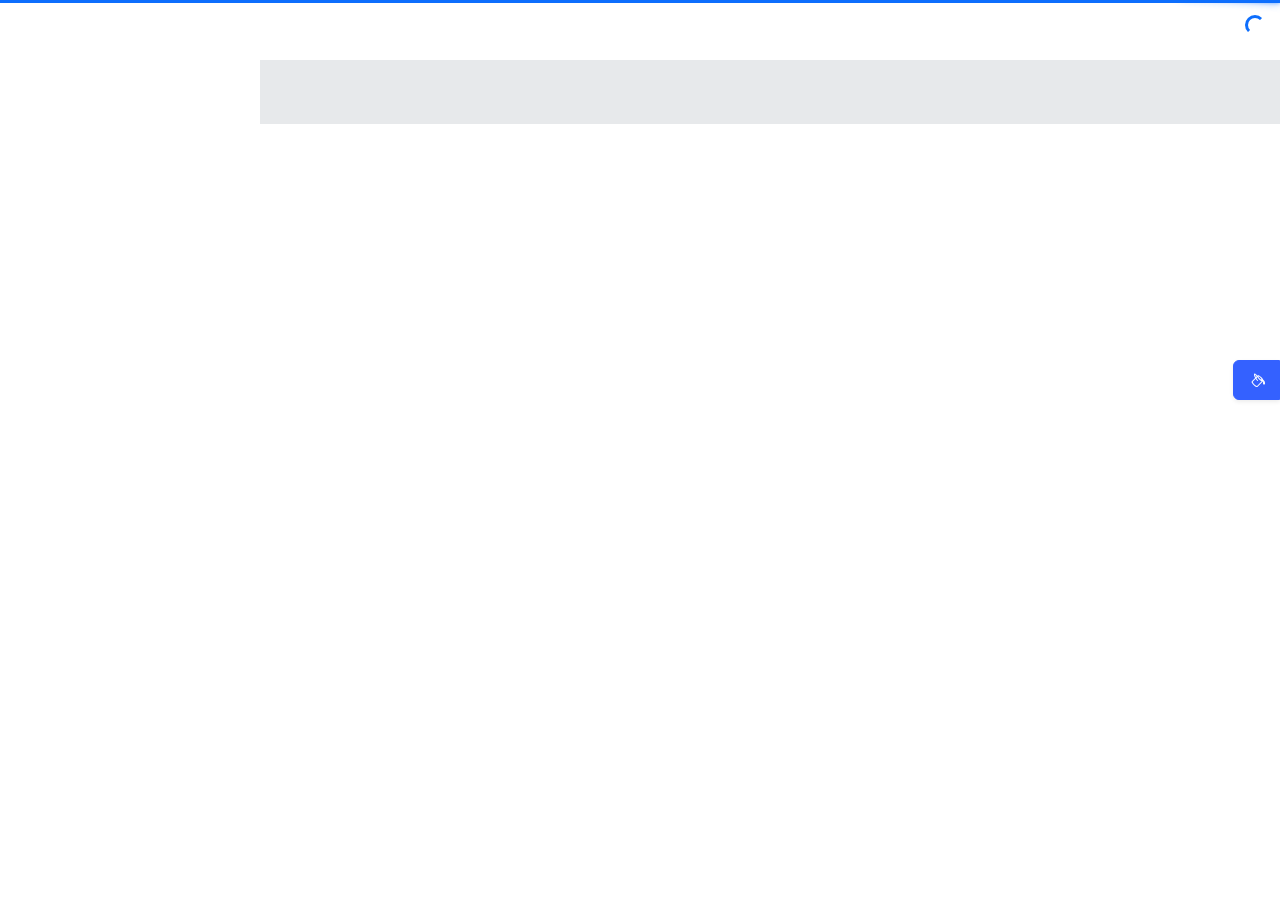
<file: modal.html>
<!doctype html>
<html lang="en">

<head>
    <!-- Required meta tags -->
    <meta charset="utf-8">
    <meta name="viewport" content="width=device-width, initial-scale=1">
    <link rel="icon" href="assets/images/favicon-32x32.png" type="image/png" />
    <!--plugins-->
    <link href="assets/plugins/simplebar/css/simplebar.css" rel="stylesheet" />
    <link href="assets/plugins/perfect-scrollbar/css/perfect-scrollbar.css" rel="stylesheet" />
    <link href="assets/plugins/metismenu/css/metisMenu.min.css" rel="stylesheet" />
    <!-- Bootstrap CSS -->
    <link href="assets/css/bootstrap.min.css" rel="stylesheet" />
    <link href="assets/css/bootstrap-extended.css" rel="stylesheet" />
    <link href="assets/css/style.css" rel="stylesheet" />
    <link href="assets/css/icons.css" rel="stylesheet">
    <link href="https://fonts.googleapis.com/css2?family=Roboto:wght@400;500&display=swap" rel="stylesheet">
    <link rel="stylesheet" href="https://cdn.jsdelivr.net/npm/bootstrap-icons@1.5.0/font/bootstrap-icons.css">

    <!-- loader-->
    <link href="assets/css/pace.min.css" rel="stylesheet" />


    <!--Theme Styles-->
    <link href="assets/css/dark-theme.css" rel="stylesheet" />
    <link href="assets/css/light-theme.css" rel="stylesheet" />
    <link href="assets/css/semi-dark.css" rel="stylesheet" />
    <link href="assets/css/header-colors.css" rel="stylesheet" />

    <title>Onedash - Bootstrap 5 Admin Template</title>
</head>

<body>


    <!--start wrapper-->
    <div class="">
        
        <main class="page-content">

          
              
            </div>
            <!--end breadcrumb-->
            <div class="col">
                <!-- Button trigger modal -->
                <!-- <button type="button" class="btn btn-primary" data-bs-toggle="modal"
                    data-bs-target="#exampleScrollableModal">Scrollable Modal</button> -->
                <!-- Modal -->
                <div class="modal fade" id="exampleScrollableModal" tabindex="-1" aria-hidden="true">
                    <div class="modal-dialog modal-dialog-scrollable">
                        <div class="modal-content">
                            <div class="modal-header">
                                <h5 class="modal-title">Modal title</h5>
                                <button type="button" class="btn-close" data-bs-dismiss="modal"
                                    aria-label="Close"></button>
                            </div>
                            <div class="modal-body">
                                <p>Cras mattis consectetur purus sit amet fermentum. Cras justo odio, dapibus ac
                                    facilisis in, egestas eget
                                    quam. Morbi leo risus, porta ac consectetur ac, vestibulum at eros.</p>
                                <p>Praesent commodo cursus magna, vel scelerisque nisl consectetur et. Vivamus sagittis
                                    lacus vel augue
                                    laoreet rutrum faucibus dolor auctor.</p>
                                <p>Aenean lacinia bibendum nulla sed consectetur. Praesent commodo cursus magna, vel
                                    scelerisque nisl
                                    consectetur et. Donec sed odio dui. Donec ullamcorper nulla non metus auctor
                                    fringilla.</p>
                                <p>Cras mattis consectetur purus sit amet fermentum. Cras justo odio, dapibus ac
                                    facilisis in, egestas eget
                                    quam. Morbi leo risus, porta ac consectetur ac, vestibulum at eros.</p>
                                <p>Praesent commodo cursus magna, vel scelerisque nisl consectetur et. Vivamus sagittis
                                    lacus vel augue
                                    laoreet rutrum faucibus dolor auctor.</p>
                                <p>Aenean lacinia bibendum nulla sed consectetur. Praesent commodo cursus magna, vel
                                    scelerisque nisl
                                    consectetur et. Donec sed odio dui. Donec ullamcorper nulla non metus auctor
                                    fringilla.</p>
                                <p>Cras mattis consectetur purus sit amet fermentum. Cras justo odio, dapibus ac
                                    facilisis in, egestas eget
                                    quam. Morbi leo risus, porta ac consectetur ac, vestibulum at eros.</p>
                                <p>Praesent commodo cursus magna, vel scelerisque nisl consectetur et. Vivamus sagittis
                                    lacus vel augue
                                    laoreet rutrum faucibus dolor auctor.</p>
                                <p>Aenean lacinia bibendum nulla sed consectetur. Praesent commodo cursus magna, vel
                                    scelerisque nisl
                                    consectetur et. Donec sed odio dui. Donec ullamcorper nulla non metus auctor
                                    fringilla.</p>
                                <p>Cras mattis consectetur purus sit amet fermentum. Cras justo odio, dapibus ac
                                    facilisis in, egestas eget
                                    quam. Morbi leo risus, porta ac consectetur ac, vestibulum at eros.</p>
                                <p>Praesent commodo cursus magna, vel scelerisque nisl consectetur et. Vivamus sagittis
                                    lacus vel augue
                                    laoreet rutrum faucibus dolor auctor.</p>
                                <p>Aenean lacinia bibendum nulla sed consectetur. Praesent commodo cursus magna, vel
                                    scelerisque nisl
                                    consectetur et. Donec sed odio dui. Donec ullamcorper nulla non metus auctor
                                    fringilla.</p>
                                <p>Cras mattis consectetur purus sit amet fermentum. Cras justo odio, dapibus ac
                                    facilisis in, egestas eget
                                    quam. Morbi leo risus, porta ac consectetur ac, vestibulum at eros.</p>
                                <p>Praesent commodo cursus magna, vel scelerisque nisl consectetur et. Vivamus sagittis
                                    lacus vel augue
                                    laoreet rutrum faucibus dolor auctor.</p>
                                <p>Aenean lacinia bibendum nulla sed consectetur. Praesent commodo cursus magna, vel
                                    scelerisque nisl
                                    consectetur et. Donec sed odio dui. Donec ullamcorper nulla non metus auctor
                                    fringilla.</p>
                                <p>Cras mattis consectetur purus sit amet fermentum. Cras justo odio, dapibus ac
                                    facilisis in, egestas eget
                                    quam. Morbi leo risus, porta ac consectetur ac, vestibulum at eros.</p>
                                <p>Praesent commodo cursus magna, vel scelerisque nisl consectetur et. Vivamus sagittis
                                    lacus vel augue
                                    laoreet rutrum faucibus dolor auctor.</p>
                                <p>Aenean lacinia bibendum nulla sed consectetur. Praesent commodo cursus magna, vel
                                    scelerisque nisl
                                    consectetur et. Donec sed odio dui. Donec ullamcorper nulla non metus auctor
                                    fringilla.</p>
                            </div>
                            <div class="modal-footer">
                                <button type="button" class="btn btn-secondary" data-bs-dismiss="modal">Close</button>
                                <button type="button" class="btn btn-primary">Save changes</button>
                            </div>
                        </div>
                    </div>
                </div>
            </div>
            <!--end row-->
        </main>
        <!--end page main-->


        <!--start overlay-->
        <div class="overlay nav-toggle-icon"></div>
        <!--end overlay-->


        <!--Start Back To Top Button-->
        <a href="javaScript:;" class="back-to-top"><i class='bx bxs-up-arrow-alt'></i></a>
        <!--End Back To Top Button-->

        <!--start switcher-->
        <div class="switcher-body">
            <button class="btn btn-primary btn-switcher shadow-sm" type="button" data-bs-toggle="offcanvas"
                data-bs-target="#offcanvasScrolling" aria-controls="offcanvasScrolling"><i
                    class="bi bi-paint-bucket me-0"></i></button>
            <div class="offcanvas offcanvas-end shadow border-start-0 p-2" data-bs-scroll="true"
                data-bs-backdrop="false" tabindex="-1" id="offcanvasScrolling">
                <div class="offcanvas-header border-bottom">
                    <h5 class="offcanvas-title" id="offcanvasScrollingLabel">Theme Customizer</h5>
                    <button type="button" class="btn-close text-reset" data-bs-dismiss="offcanvas"></button>
                </div>
               
            </div>
        </div>
        <!--end switcher-->

    </div>
    <!--end wrapper-->


    <!-- Bootstrap bundle JS -->
    <script src="assets/js/bootstrap.bundle.min.js"></script>
    <!--plugins-->
    <script src="assets/js/jquery.min.js"></script>
    <script src="assets/plugins/simplebar/js/simplebar.min.js"></script>
    <script src="assets/plugins/metismenu/js/metisMenu.min.js"></script>
    <script src="assets/plugins/perfect-scrollbar/js/perfect-scrollbar.js"></script>
    <script src="assets/js/pace.min.js"></script>
    <!--app-->
    <script src="assets/js/app.js"></script>


</body>

</html>
</file>
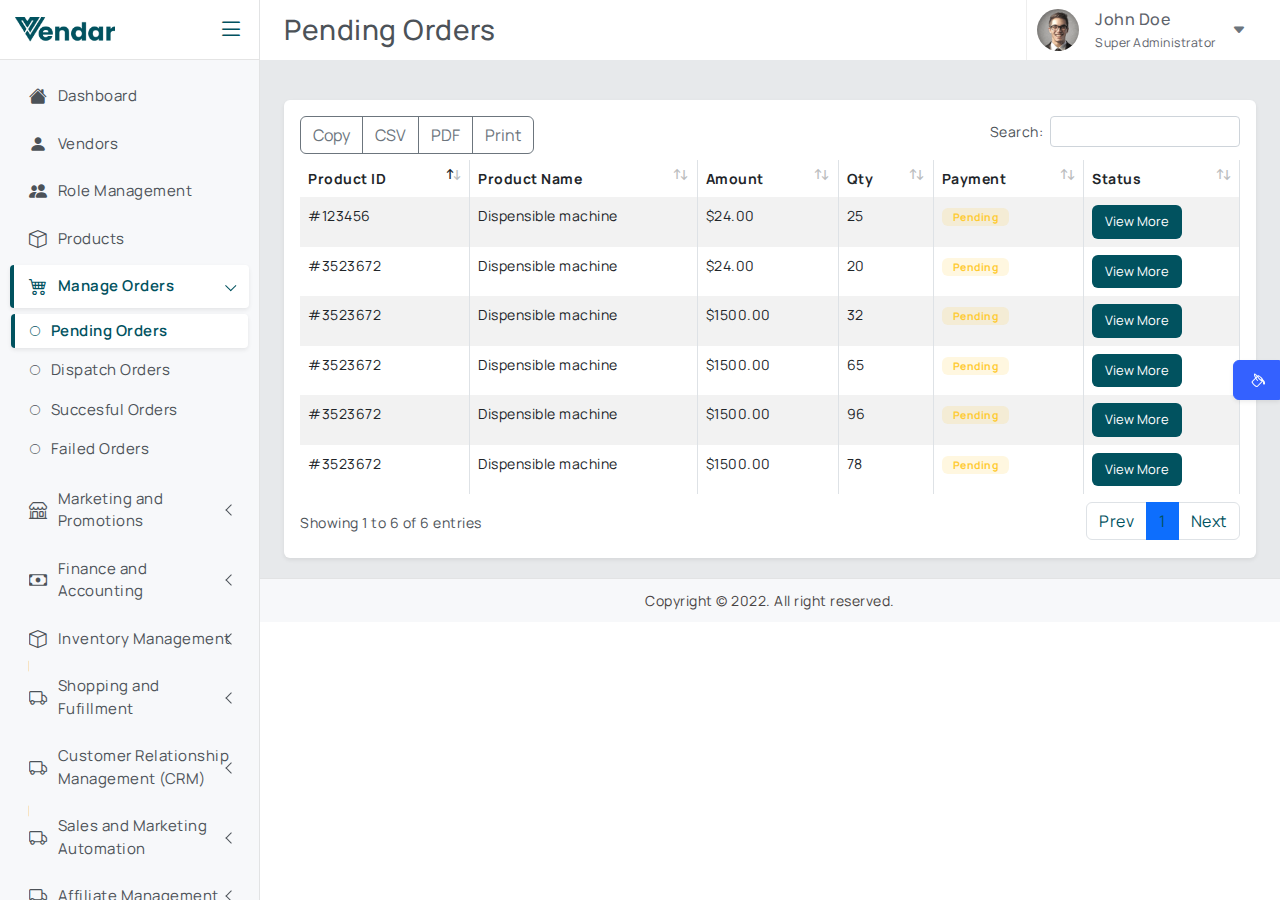
<file: pending-orders.html>
<!doctype html>
<html lang="en">

<head>
    <!-- Required meta tags -->
    <meta charset="utf-8">
    <meta name="viewport" content="width=device-width, initial-scale=1">
    <link rel="icon" href="assets/images/VenderLogo.png" type="image/png" />
    <!--plugins-->
    <link href="assets/plugins/simplebar/css/simplebar.css" rel="stylesheet" />
    <link href="assets/plugins/perfect-scrollbar/css/perfect-scrollbar.css" rel="stylesheet" />
    <link href="assets/plugins/metismenu/css/metisMenu.min.css" rel="stylesheet" />
    <link href="assets/plugins/datatable/css/dataTables.bootstrap5.min.css" rel="stylesheet" />
    <!-- Bootstrap CSS -->
    <link href="assets/css/bootstrap.min.css" rel="stylesheet" />
    <link href="assets/css/bootstrap-extended.css" rel="stylesheet" />
    <link href="assets/css/style.css" rel="stylesheet" />
    <link href="assets/css/icons.css" rel="stylesheet">
    <link href="https://fonts.googleapis.com/css2?family=Roboto:wght@400;500&display=swap" rel="stylesheet">
    <link rel="stylesheet" href="https://cdn.jsdelivr.net/npm/bootstrap-icons@1.5.0/font/bootstrap-icons.css">

    <!-- loader-->
    <link href="assets/css/pace.min.css" rel="stylesheet" />


    <!--Theme Styles-->
    <link href="assets/css/dark-theme.css" rel="stylesheet" />
    <link href="assets/css/light-theme.css" rel="stylesheet" />
    <link href="assets/css/semi-dark.css" rel="stylesheet" />
    <link href="assets/css/header-colors.css" rel="stylesheet" />

    <title> Pending</title>
</head>

<body>


    <!--start wrapper-->
    <div class="wrapper">
        <!--start top header-->
        <header class="top-header">
            <nav class="navbar navbar-expand gap-3">
                <div class="mobile-toggle-icon fs-3">
                    <i class="bi bi-list"></i>
                </div>
                <h3 class="mb-0">Pending Orders</h3>
                <div class="top-navbar-right ms-auto">
                    <ul class="navbar-nav align-items-center">
                        <li class="nav-item search-toggle-icon">
                            <a class="nav-link" href="#">
                                <div class="">
                                    <i class="bi bi-search"></i>
                                </div>
                            </a>
                        </li>

                    </ul>
                </div>
                <div class="dropdown dropdown-user-setting">
                    <a class="dropdown-toggle dropdown-toggle-nocaret" href="#" data-bs-toggle="dropdown">
                        <div class="user-setting d-flex align-items-center gap-3">
                            <img src="assets/images/avatars/avatar-1.png" class="user-img" alt="">
                            <div class="d-none d-sm-block">
                                <p class="user-name mb-0">John Doe</p>
                                <small class="mb-0 dropdown-user-designation">Super Administrator</small>
                            </div>
                            <i class="bi bi-caret-down-fill text-secondary"></i>
                        </div>
                    </a>
                    <ul class="dropdown-menu dropdown-menu-end">
                        <li>
                            <a class="dropdown-item" href="pages-user-profile.html">
                                <div class="d-flex align-items-center">
                                    <div class=""><i class="bi bi-person-fill"></i></div>
                                    <div class="ms-3"><span>Profile</span></div>
                                </div>
                            </a>
                        </li>
                        <li>
                            <hr class="dropdown-divider">
                        </li>
                        <li>
                            <a class="dropdown-item" href="authentication-signup-with-header-footer.html">
                                <div class="d-flex align-items-center">
                                    <div class=""><i class="bi bi-lock-fill"></i></div>
                                    <div class="ms-3"><span>Logout</span></div>
                                </div>
                            </a>
                        </li>
                    </ul>
                </div>
            </nav>
        </header>
        <!--end top header-->

        <!--start sidebar -->
        <aside class="sidebar-wrapper" data-simplebar="true">
            <div class="sidebar-header" style="background-color: white;">
                <div>
                    <img src="assets/images/VenderLogo.png" class="logo-icon" alt="logo icon" />
                </div>
                <!-- <div>
                                <h4 class="logo-text">Onedash</h4>
                            </div> -->
                <div class="toggle-icon ms-auto">
                    <i class="bi bi-list"></i>
                </div>
            </div>
            <!--navigation-->
            <ul class="metismenu" id="menu">
                <li>
                    <a href="dashboard.html">
                        <div class="parent-icon">
                            <i class="bi bi-house-fill"></i>
                        </div>
                        <div class="menu-title">Dashboard</div>
                    </a>
                </li>

                <!-- <li class="menu-label">User Management</li> -->

                <li>
                    <a href="all-users.html">
                        <div class="parent-icon">
                            <i class="bi bi-person-fill"></i>
                        </div>
                        <div class="menu-title">Vendors</div>
                    </a>
                </li>
                <li>
                    <a href="role-management.html">
                        <div class="parent-icon">
                            <i class="bi bi-people-fill"></i>
                        </div>
                        <div class="menu-title">Role Management</div>
                    </a>
                </li>

                <!-- <li class="menu-label">Product Management</li> -->

                <li>
                    <a href="all-products.html">
                        <div class="parent-icon"><i class="bi bi-box"></i></div>
                        <div class="menu-title">Products</div>
                    </a>
                </li>
                <!-- <li class="menu-label">Order Management</li> -->

                <!-- <li>
                    <a href="all-orders.html">
                        <div class="parent-icon"><i class="bi bi-cart4"></i></div>
                        <div class="menu-title">Orders</div>
                    </a>

                </li> -->
                <!-- <li class="menu-label">Commission Management</li> -->

                <li>
                    <a href="javascript:;" class="has-arrow">
                        <div class="parent-icon"><i class="bi bi-cart4"></i></div>
                        <div class="menu-title">Manage Orders</div>
                    </a>
                    <ul>
                        <li>
                            <a href="pending-orders.html"><i class="bi bi-circle"></i>Pending Orders</a>
                        </li>
                        <li>
                            <a href="dispatched-orders.html"><i class="bi bi-circle"></i>Dispatch Orders</a>
                        </li>
                        <li>
                            <a href="successful-orders.html"><i class="bi bi-circle"></i>Succesful Orders</a>
                        </li>
                        <li>
                            <a href="failed-orders.html"><i class="bi bi-circle"></i>Failed Orders</a>
                        </li>
                    </ul>
                </li>
                <!-- <li class="menu-label">Marketing and Promotions</li> -->

                <li>
                    <a href="javascript:;" class="has-arrow">
                        <div class="parent-icon"><i class="bi bi-shop"></i></div>
                        <div class="menu-title">Marketing and Promotions</div>
                    </a>
                    <ul>
                        <li>
                            <a href="widgets-static-widgets.html"><i class="bi bi-circle"></i>Create
                            </a>
                        </li>
                        <li>
                            <a href="widgets-data-widgets.html"><i class="bi bi-circle"></i>Manage
                            </a>
                        </li>
                    </ul>
                </li>
                <!-- <li class="menu-label">Finance and Accounting</li> -->

                <li>
                    <a href="javascript:;" class="has-arrow">
                        <div class="parent-icon"><i class="bi bi-cash"></i></div>
                        <div class="menu-title">Finance and Accounting</div>
                    </a>
                    <ul>
                        <li>
                            <a href="widgets-static-widgets.html"><i class="bi bi-circle"></i>Financial
                                Statement
                            </a>
                        </li>
                        <li>
                            <a href="widgets-data-widgets.html"><i class="bi bi-circle"></i>Other Tasks
                            </a>
                        </li>
                    </ul>
                </li>
                <!-- <li class="menu-label">Inventory Management</li> -->

                <li>
                    <a href="javascript:;" class="has-arrow">
                        <div class="parent-icon"><i class="bi bi-box"></i></div>
                        <div class="menu-title">Inventory Management</div>
                    </a>
                    <ul>
                        <li>
                            <a href="widgets-static-widgets.html"><i class="bi bi-circle"></i>Add New Product
                            </a>
                        </li>
                        <li>
                            <a href="widgets-data-widgets.html"><i class="bi bi-circle"></i>Manage Stock Level
                            </a>
                        </li>
                    </ul>
                </li>
                <!-- <li class="menu-label">Shopping and Fufillment</li> -->

                <li>
                    <a href="javascript:;" class="has-arrow">
                        <div class="parent-icon"><i class="bi bi-truck"></i></div>
                        <div class="menu-title">Shopping and Fufillment</div>
                    </a>
                    <ul>
                        <li>
                            <a href="widgets-static-widgets.html"><i class="bi bi-circle"></i>Manage Shipping
                                rates
                            </a>
                        </li>
                        <li>
                            <a href="widgets-data-widgets.html"><i class="bi bi-circle"></i>Configure Shipping
                                /Manage
                                Orders
                            </a>
                        </li>
                    </ul>
                </li>
                <!-- <li class="menu-label">Customer Relationship Management (CRM)</li> -->

                <li>
                    <a href="javascript:;" class="has-arrow">
                        <div class="parent-icon"><i class="bi bi-truck"></i></div>
                        <div class="menu-title">
                            Customer Relationship Management (CRM)
                        </div>
                    </a>
                    <ul>
                        <li>
                            <a href="widgets-static-widgets.html"><i class="bi bi-circle"></i>View Customer
                                Profile
                            </a>
                        </li>
                        <li>
                            <a href="widgets-data-widgets.html"><i class="bi bi-circle"></i>Customer Feedback
                            </a>
                        </li>
                    </ul>
                </li>
                <!-- <li class="menu-label">Sales and Marketing Automation</li> -->

                <li>
                    <a href="javascript:;" class="has-arrow">
                        <div class="parent-icon"><i class="bi bi-truck"></i></div>
                        <div class="menu-title">Sales and Marketing Automation</div>
                    </a>
                    <ul>
                        <li>
                            <a href="widgets-static-widgets.html"><i class="bi bi-circle"></i>Configure
                                Automated
                                Marketing
                            </a>
                        </li>
                        <li>
                            <a href="widgets-data-widgets.html"><i class="bi bi-circle"></i>Manage Lead
                                Generation
                            </a>
                        </li>
                        <li>
                            <a href="widgets-data-widgets.html"><i class="bi bi-circle"></i>Sales Funnel Metrics
                            </a>
                        </li>
                    </ul>
                </li>
                <!-- <li class="menu-label">Affiliate Management</li> -->

                <li>
                    <a href="javascript:;" class="has-arrow">
                        <div class="parent-icon"><i class="bi bi-truck"></i></div>
                        <div class="menu-title">Affiliate Management</div>
                    </a>
                    <ul>
                        <li>
                            <a href="widgets-static-widgets.html"><i class="bi bi-circle"></i>Add new Affiliates
                            </a>
                        </li>
                        <li>
                            <a href="widgets-data-widgets.html"><i class="bi bi-circle"></i>Manage/Track
                                Referrals
                            </a>
                        </li>
                        <li>
                            <a href="widgets-data-widgets.html"><i class="bi bi-circle"></i>Manage Referral
                                Commission
                            </a>
                        </li>
                    </ul>
                </li>
                <!-- <li class="menu-label">Content Management</li> -->

                <li>
                    <a href="javascript:;" class="has-arrow">
                        <div class="parent-icon"><i class="bi bi-truck"></i></div>
                        <div class="menu-title">Content Management</div>
                    </a>
                    <ul>
                        <li>
                            <a href="widgets-static-widgets.html"><i class="bi bi-circle"></i>Add Content Pages
                            </a>
                        </li>
                        <li>
                            <a href="widgets-data-widgets.html"><i class="bi bi-circle"></i>Manage Content Pages
                            </a>
                        </li>
                        <li>
                            <a href="widgets-data-widgets.html"><i class="bi bi-circle"></i>Manage/upload Blog
                                Post
                            </a>
                        </li>
                    </ul>
                </li>
                <!-- <li class="menu-label">API Management</li> -->

                <li>
                    <a href="javascript:;" class="has-arrow">
                        <div class="parent-icon"><i class="bi bi-truck"></i></div>
                        <div class="menu-title">API Management</div>
                    </a>
                    <ul>
                        <li>
                            <a href="widgets-static-widgets.html"><i class="bi bi-circle"></i>Add Content Pages
                            </a>
                        </li>
                        <li>
                            <a href="widgets-data-widgets.html"><i class="bi bi-circle"></i>Manage Content Pages
                            </a>
                        </li>
                        <li>
                            <a href="widgets-data-widgets.html"><i class="bi bi-circle"></i>Manage/upload Blog
                                Post
                            </a>
                        </li>
                    </ul>
                </li>
                <li>
                    <a href="javascript:;" class="has-arrow">
                        <div class="parent-icon"><i class="bi bi-truck"></i></div>
                        <div class="menu-title">Mobile App Management</div>
                    </a>
                    <ul>
                        <li>
                            <a href="widgets-static-widgets.html"><i class="bi bi-circle"></i>Manage App
                            </a>
                        </li>
                        <li>
                            <a href="widgets-data-widgets.html"><i class="bi bi-circle"></i>App features
                            </a>
                        </li>
                        <li>
                            <a href="widgets-data-widgets.html"><i class="bi bi-circle"></i>Functionality
                            </a>
                        </li>
                    </ul>
                </li>
                <li>
                    <a href="javascript:;" class="has-arrow">
                        <div class="parent-icon"><i class="bi bi-truck"></i></div>
                        <div class="menu-title">Settings</div>
                    </a>
                    <ul>
                        <li>
                            <a href="widgets-static-widgets.html"><i class="bi bi-circle"></i>Site Configuration
                            </a>
                        </li>
                        <li>
                            <a href="widgets-data-widgets.html"><i class="bi bi-circle"></i>Payment Gateway
                            </a>
                        </li>
                        <li>
                            <a href="widgets-data-widgets.html"><i class="bi bi-circle"></i>Email and
                                Notification
                            </a>
                        </li>
                    </ul>
                </li>
                <li>
                    <a href="javascript:;" class="has-arrow">
                        <div class="parent-icon"><i class="bi bi-truck"></i></div>
                        <div class="menu-title">Integration</div>
                    </a>
                    <ul>
                        <li>
                            <a href="widgets-static-widgets.html"><i class="bi bi-circle"></i>Payment Gateway
                                Integration
                            </a>
                        </li>
                        <li>
                            <a href="widgets-data-widgets.html"><i class="bi bi-circle"></i>Shipping Providers
                            </a>
                        </li>
                        <li>
                            <a href="widgets-data-widgets.html"><i class="bi bi-circle"></i>Third-party Services
                            </a>
                        </li>
                    </ul>
                </li>
                <li>
                    <a href="javascript:;" class="has-arrow">
                        <div class="parent-icon"><i class="bi bi-truck"></i></div>
                        <div class="menu-title">Analytic and Reporting</div>
                    </a>
                    <ul>
                        <li>
                            <a href="widgets-static-widgets.html"><i class="bi bi-circle"></i>View Sales Reports
                            </a>
                        </li>
                        <li>
                            <a href="widgets-data-widgets.html"><i class="bi bi-circle"></i>User Engagement
                                Metrics</a>
                        </li>
                        <li>
                            <a href="widgets-data-widgets.html"><i class="bi bi-circle"></i>Other
                                Data/Performance</a>
                        </li>
                    </ul>
                </li>
                <li>
                    <a href="javascript:;" class="has-arrow">
                        <div class="parent-icon"><i class="bi bi-truck"></i></div>
                        <div class="menu-title">Compliance and Security</div>
                    </a>
                    <ul>
                        <li>
                            <a href="widgets-static-widgets.html"><i class="bi bi-circle"></i>User Data Privacy
                            </a>
                        </li>
                        <li>
                            <a href="widgets-data-widgets.html"><i class="bi bi-circle"></i>Compliance
                                Regulation</a>
                        </li>
                        <li>
                            <a href="widgets-data-widgets.html"><i class="bi bi-circle"></i>Manage Security
                                features</a>
                        </li>
                    </ul>
                </li>
                <li>
                    <a href="javascript:;" class="has-arrow">
                        <div class="parent-icon"><i class="bi bi-truck"></i></div>
                        <div class="menu-title">Localization</div>
                    </a>
                    <ul>
                        <li>
                            <a href="widgets-static-widgets.html"><i class="bi bi-circle"></i>Languages
                            </a>
                        </li>
                        <li>
                            <a href="widgets-data-widgets.html"><i class="bi bi-circle"></i>Currency
                                Exchange</a>
                        </li>
                        <li>
                            <a href="widgets-data-widgets.html"><i class="bi bi-circle"></i>Manage
                                Localization</a>
                        </li>
                    </ul>
                </li>
                <li>
                    <a href="javascript:;" class="has-arrow">
                        <div class="parent-icon"><i class="bi bi-truck"></i></div>
                        <div class="menu-title">Feedback and Review</div>
                    </a>
                    <ul>
                        <li>
                            <a href="widgets-static-widgets.html"><i class="bi bi-circle"></i>View Feedback
                            </a>
                        </li>
                        <li>
                            <a href="widgets-data-widgets.html"><i class="bi bi-circle"></i>Moderate Reviews</a>
                        </li>
                        <li>
                            <a href="widgets-data-widgets.html"><i class="bi bi-circle"></i>Manage Ratings</a>
                        </li>
                    </ul>
                </li>
                <li>
                    <a href="javascript:;" class="has-arrow">
                        <div class="parent-icon"><i class="bi bi-truck"></i></div>
                        <div class="menu-title">Api Documentation</div>
                    </a>
                    <ul>
                        <li>
                            <a href="widgets-static-widgets.html"><i class="bi bi-circle"></i>Manage API
                            </a>
                        </li>
                        <li>
                            <a href="widgets-data-widgets.html"><i class="bi bi-circle"></i>Create API</a>
                        </li>
                    </ul>
                </li>
                <li>
                    <a href="javascript:;" class="has-arrow">
                        <div class="parent-icon"><i class="bi bi-truck"></i></div>
                        <div class="menu-title">Knowledge Base</div>
                    </a>
                    <ul>
                        <li>
                            <a href="widgets-static-widgets.html"><i class="bi bi-circle"></i>Create Articles
                            </a>
                        </li>
                        <li>
                            <a href="widgets-data-widgets.html"><i class="bi bi-circle"></i>Manage Articles</a>
                        </li>
                        <li>
                            <a href="widgets-data-widgets.html"><i class="bi bi-circle"></i>Other Resources</a>
                        </li>
                    </ul>
                </li>
                <li>
                    <a href="javascript:;" class="has-arrow">
                        <div class="parent-icon"><i class="bi bi-truck"></i></div>
                        <div class="menu-title">Site Design and Customization</div>
                    </a>
                    <ul>
                        <li>
                            <a href="widgets-static-widgets.html"><i class="bi bi-circle"></i>Modify
                                Design/Layout
                            </a>
                        </li>
                        <li>
                            <a href="widgets-data-widgets.html"><i class="bi bi-circle"></i>Add
                                CSS/JavaScript</a>
                        </li>
                        <li>
                            <a href="widgets-data-widgets.html"><i class="bi bi-circle"></i>Other Customization
                                Options</a>
                        </li>
                    </ul>
                </li>
                <li>
                    <a href="javascript:;" class="has-arrow">
                        <div class="parent-icon"><i class="bi bi-truck"></i></div>
                        <div class="menu-title">Data Export</div>
                    </a>
                    <ul>
                        <li>
                            <a href="widgets-static-widgets.html"><i class="bi bi-circle"></i>All Data</a>
                        </li>
                        <li>
                            <a href="widgets-data-widgets.html"><i class="bi bi-circle"></i>Export Data</a>
                        </li>
                        <li>
                            <a href="widgets-data-widgets.html"><i class="bi bi-circle"></i>Other Data</a>
                        </li>
                    </ul>
                </li>

                <li class="menu-label">Forms & Tables</li>
                <li>
                    <a class="has-arrow" href="javascript:;">
                        <div class="parent-icon">
                            <i class="bi bi-file-earmark-break-fill"></i>
                        </div>
                        <div class="menu-title">Forms</div>
                    </a>
                    <ul>
                        <li>
                            <a href="form-elements.html"><i class="bi bi-circle"></i>Form Elements</a>
                        </li>
                        <li>
                            <a href="form-input-group.html"><i class="bi bi-circle"></i>Input Groups</a>
                        </li>
                        <li>
                            <a href="form-layouts.html"><i class="bi bi-circle"></i>Forms Layouts</a>
                        </li>
                        <li>
                            <a href="form-validations.html"><i class="bi bi-circle"></i>Form Validation</a>
                        </li>
                        <li>
                            <a href="form-date-time-pickes.html"><i class="bi bi-circle"></i>Date Pickers</a>
                        </li>
                        <li>
                            <a href="form-select2.html"><i class="bi bi-circle"></i>Select2</a>
                        </li>
                    </ul>
                </li>
                <li>
                    <a class="has-arrow" href="javascript:;">
                        <div class="parent-icon">
                            <i class="bi bi-file-earmark-spreadsheet-fill"></i>
                        </div>
                        <div class="menu-title">Tables</div>
                    </a>
                    <ul>
                        <li>
                            <a href="table-basic-table.html"><i class="bi bi-circle"></i>Basic Table</a>
                        </li>
                        <li>
                            <a href="table-advance-tables.html"><i class="bi bi-circle"></i>Advance Tables</a>
                        </li>
                        <li>
                            <a href="table-datatable.html"><i class="bi bi-circle"></i>Data Table</a>
                        </li>
                    </ul>
                </li>
                <li class="menu-label">Pages</li>
                <li>
                    <a class="has-arrow" href="javascript:;">
                        <div class="parent-icon">
                            <i class="bi bi-lock-fill"></i>
                        </div>
                        <div class="menu-title">Authentication</div>
                    </a>
                    <ul>
                        <li>
                            <a href="authentication-signin.html" target="_blank"><i class="bi bi-circle"></i>Sign In</a>
                        </li>
                        <li>
                            <a href="authentication-signup.html" target="_blank"><i class="bi bi-circle"></i>Sign Up</a>
                        </li>
                        <li>
                            <a href="authentication-signin-with-header-footer.html" target="_blank"><i
                                    class="bi bi-circle"></i>Sign
                                In with Header &
                                Footer</a>
                        </li>
                        <li>
                            <a href="authentication-signup-with-header-footer.html" target="_blank"><i
                                    class="bi bi-circle"></i>Sign
                                Up with Header &
                                Footer</a>
                        </li>
                        <li>
                            <a href="authentication-forgot-password.html" target="_blank"><i
                                    class="bi bi-circle"></i>Forgot
                                Password</a>
                        </li>
                        <li>
                            <a href="authentication-reset-password.html" target="_blank"><i
                                    class="bi bi-circle"></i>Reset
                                Password</a>
                        </li>
                    </ul>
                </li>
                <li>
                    <a href="pages-user-profile.html">
                        <div class="parent-icon">
                            <i class="bi bi-person-lines-fill"></i>
                        </div>
                        <div class="menu-title">User Profile</div>
                    </a>
                </li>
                <li>
                    <a href="pages-timeline.html">
                        <div class="parent-icon">
                            <i class="bi bi-collection-play-fill"></i>
                        </div>
                        <div class="menu-title">Timeline</div>
                    </a>
                </li>
                <li>
                    <a class="has-arrow" href="javascript:;">
                        <div class="parent-icon">
                            <i class="bi bi-exclamation-triangle-fill"></i>
                        </div>
                        <div class="menu-title">Errors</div>
                    </a>
                    <ul>
                        <li>
                            <a href="pages-errors-404-error.html" target="_blank"><i class="bi bi-circle"></i>404
                                Error</a>
                        </li>
                        <li>
                            <a href="pages-errors-500-error.html" target="_blank"><i class="bi bi-circle"></i>500
                                Error</a>
                        </li>
                        <li>
                            <a href="pages-errors-coming-soon.html" target="_blank"><i class="bi bi-circle"></i>Coming
                                Soon</a>
                        </li>
                        <li>
                            <a href="pages-blank-page.html" target="_blank"><i class="bi bi-circle"></i>Blank
                                Page</a>
                        </li>
                    </ul>
                </li>
                <li>
                    <a href="pages-faq.html">
                        <div class="parent-icon">
                            <i class="bi bi-question-lg"></i>
                        </div>
                        <div class="menu-title">FAQ</div>
                    </a>
                </li>
                <li>
                    <a href="pages-pricing-tables.html">
                        <div class="parent-icon">
                            <i class="bi bi-tags-fill"></i>
                        </div>
                        <div class="menu-title">Pricing Tables</div>
                    </a>
                </li>
                <li class="menu-label">Charts & Maps</li>
                <li>
                    <a class="has-arrow" href="javascript:;">
                        <div class="parent-icon">
                            <i class="bi bi-bar-chart-line-fill"></i>
                        </div>
                        <div class="menu-title">Charts</div>
                    </a>
                    <ul>
                        <li>
                            <a href="charts-apex-chart.html"><i class="bi bi-circle"></i>Apex</a>
                        </li>
                        <li>
                            <a href="charts-chartjs.html"><i class="bi bi-circle"></i>Chartjs</a>
                        </li>
                        <li>
                            <a href="charts-highcharts.html"><i class="bi bi-circle"></i>Highcharts</a>
                        </li>
                    </ul>
                </li>
                <li>
                    <a class="has-arrow" href="javascript:;">
                        <div class="parent-icon">
                            <i class="bi bi-pin-map-fill"></i>
                        </div>
                        <div class="menu-title">Maps</div>
                    </a>
                    <ul>
                        <li>
                            <a href="map-google-maps.html"><i class="bi bi-circle"></i>Google Maps</a>
                        </li>
                        <li>
                            <a href="map-vector-maps.html"><i class="bi bi-circle"></i>Vector Maps</a>
                        </li>
                    </ul>
                </li>
                <li class="menu-label">Others</li>
                <li>
                    <a class="has-arrow" href="javascript:;">
                        <div class="parent-icon">
                            <i class="bi bi-music-note-list"></i>
                        </div>
                        <div class="menu-title">Menu Levels</div>
                    </a>
                    <ul>
                        <li>
                            <a class="has-arrow" href="javascript:;"><i class="bi bi-circle"></i>Level One</a>
                            <ul>
                                <li>
                                    <a class="has-arrow" href="javascript:;"><i class="bi bi-circle"></i>Level
                                        Two</a>
                                    <ul>
                                        <li>
                                            <a href="javascript:;"><i class="bi bi-circle"></i>Level Three</a>
                                        </li>
                                    </ul>
                                </li>
                                f
                            </ul>
                        </li>
                    </ul>
                </li>
                <li>
                    <a href="javascript:;">
                        <div class="parent-icon">
                            <i class="bi bi-file-code-fill"></i>
                        </div>
                        <div class="menu-title">Documentation</div>
                    </a>
                </li>
                <li>
                    <a href="https://themeforest.net/user/codervent" target="_blank">
                        <div class="parent-icon">
                            <i class="bi bi-telephone-fill"></i>
                        </div>
                        <div class="menu-title">Support</div>
                    </a>
                </li>
            </ul>
            <!--end navigation-->
        </aside>
        <!--end sidebar -->

        <!--start content-->
        <main class="page-content">
            <!--breadcrumb-->
            <div class="page-breadcrumb d-none d-sm-flex align-items-center mb-3">
              
            </div>
            <!--end breadcrumb-->

            <div class="card">
                <div class="card-body">
                    <div class="table-responsive">
                        <table id="example2" class="table table-striped table-bordered">
                            <thead>
                                <tr>
                                    <th>Product ID</th>
                                    <th>Product Name</th>
                                    <th>Amount</th>
                                    <th>Qty</th>
                                    <th>Payment</th>
                                    <th>Status</th>
                                </tr>
                            </thead>
                        <tbody>
                            <tr>
                                <td>
                                    <div class="d-flex align-items-center gap-2 cursor-pointer">
                                        <div class="">
                                            <p class="mb-0">#123456</p>
                                        </div>
                                    </div>
                                </td>
                                <td>Dispensible machine</td>
                                <td>$24.00</td>
                                <td>25</td>
                                <td>
                                    <span class="badge bg-light-warning text-warning w-50">Pending</span>
                                </td>
                                <td>
                                    <div class="table-actions d-flex align-items-center  fs-6">
                                       
                                    <div class="col">
                                        <!-- Button trigger modal -->
                                        <button type="button" style="font-size:small; background-color: #01525F;" class="btn text-white"
                                            data-bs-toggle="modal" data-bs-target="#exampleScrollableModal">View More</button>
                                        <!-- Modal -->
                                        <div class="modal fade" id="exampleScrollableModal" tabindex="-1" aria-hidden="true">
                                            <div class="modal-dialog modal-dialog-scrollable">
                                                <div class="modal-content">
                                                    <div class="modal-header">
                                                        <h5 class="modal-title">Modal title</h5>
                                                        <button type="button" class="btn-close" data-bs-dismiss="modal" aria-label="Close"></button>
                                                    </div>
                                                    <div class="modal-body">
                                                        <p>Cras mattis consectetur purus sit amet fermentum. Cras justo odio, dapibus ac facilisis in,
                                                            egestas eget quam. Morbi leo risus, porta ac consectetur ac, vestibulum at eros.</p>
                                                        <p>Praesent commodo cursus magna, vel scelerisque nisl consectetur et. Vivamus sagittis lacus vel
                                                            augue laoreet rutrum faucibus dolor auctor.</p>
                                                        <p>Aenean lacinia bibendum nulla sed consectetur. Praesent commodo cursus magna, vel scelerisque
                                                            nisl consectetur et. Donec sed odio dui. Donec ullamcorper nulla non metus auctor fringilla.</p>
                                                        <p>Cras mattis consectetur purus sit amet fermentum. Cras justo odio, dapibus ac facilisis in,
                                                            egestas eget quam. Morbi leo risus, porta ac consectetur ac, vestibulum at eros.</p>
                                                        <p>Praesent commodo cursus magna, vel scelerisque nisl consectetur et. Vivamus sagittis lacus vel
                                                            augue laoreet rutrum faucibus dolor auctor.</p>
                                                        <p>Aenean lacinia bibendum nulla sed consectetur. Praesent commodo cursus magna, vel scelerisque
                                                            nisl consectetur et. Donec sed odio dui. Donec ullamcorper nulla non metus auctor fringilla.</p>
                                                        <p>Cras mattis consectetur purus sit amet fermentum. Cras justo odio, dapibus ac facilisis in,
                                                            egestas eget quam. Morbi leo risus, porta ac consectetur ac, vestibulum at eros.</p>
                                                        <p>Praesent commodo cursus magna, vel scelerisque nisl consectetur et. Vivamus sagittis lacus vel
                                                            augue laoreet rutrum faucibus dolor auctor.</p>
                                                        <p>Aenean lacinia bibendum nulla sed consectetur. Praesent commodo cursus magna, vel scelerisque
                                                            nisl consectetur et. Donec sed odio dui. Donec ullamcorper nulla non metus auctor fringilla.</p>
                                                        <p>Cras mattis consectetur purus sit amet fermentum. Cras justo odio, dapibus ac facilisis in,
                                                            egestas eget quam. Morbi leo risus, porta ac consectetur ac, vestibulum at eros.</p>
                                                        <p>Praesent commodo cursus magna, vel scelerisque nisl consectetur et. Vivamus sagittis lacus vel
                                                            augue laoreet rutrum faucibus dolor auctor.</p>
                                                        <p>Aenean lacinia bibendum nulla sed consectetur. Praesent commodo cursus magna, vel scelerisque
                                                            nisl consectetur et. Donec sed odio dui. Donec ullamcorper nulla non metus auctor fringilla.</p>
                                                        <p>Cras mattis consectetur purus sit amet fermentum. Cras justo odio, dapibus ac facilisis in,
                                                            egestas eget quam. Morbi leo risus, porta ac consectetur ac, vestibulum at eros.</p>
                                                        <p>Praesent commodo cursus magna, vel scelerisque nisl consectetur et. Vivamus sagittis lacus vel
                                                            augue laoreet rutrum faucibus dolor auctor.</p>
                                                        <p>Aenean lacinia bibendum nulla sed consectetur. Praesent commodo cursus magna, vel scelerisque
                                                            nisl consectetur et. Donec sed odio dui. Donec ullamcorper nulla non metus auctor fringilla.</p>
                                                        <p>Cras mattis consectetur purus sit amet fermentum. Cras justo odio, dapibus ac facilisis in,
                                                            egestas eget quam. Morbi leo risus, porta ac consectetur ac, vestibulum at eros.</p>
                                                        <p>Praesent commodo cursus magna, vel scelerisque nisl consectetur et. Vivamus sagittis lacus vel
                                                            augue laoreet rutrum faucibus dolor auctor.</p>
                                                        <p>Aenean lacinia bibendum nulla sed consectetur. Praesent commodo cursus magna, vel scelerisque
                                                            nisl consectetur et. Donec sed odio dui. Donec ullamcorper nulla non metus auctor fringilla.</p>
                                                    </div>
                                                    <div class="modal-footer">
                                                        <button type="button" class="btn btn-secondary" data-bs-dismiss="modal">Close</button>
                                                        <button type="button" class="btn btn-primary">Save changes</button>
                                                    </div>
                                                </div>
                                            </div>
                                        </div>
                                    </div>
                                    </div>
                                </td>
                            </tr>
                            <tr>
                                <td>
                                    <div class="d-flex align-items-center gap-2 cursor-pointer">
                                        <div class="">
                                            <p class="mb-0">#3523672</p>
                                        </div>
                                    </div>
                                </td>
                                <td>Dispensible machine</td>
                                <td>$24.00</td>
                                <td>20</td>
                                <td>
                                    <span class="badge bg-light-warning text-warning w-50">Pending</span>
                                </td>
                                <td>
                                    <div class="table-actions d-flex align-items-center ">
                                       
                                    <div class="col">
                                        <!-- Button trigger modal -->
                                        <button type="button" style="font-size:small; background-color: #01525F;" class="btn text-white"
                                            data-bs-toggle="modal" data-bs-target="#exampleScrollableModal">View More</button>
                                        <!-- Modal -->
                                        <div class="modal fade" id="exampleScrollableModal" tabindex="-1" aria-hidden="true">
                                            <div class="modal-dialog modal-dialog-scrollable">
                                                <div class="modal-content">
                                                    <div class="modal-header">
                                                        <h5 class="modal-title">Modal title</h5>
                                                        <button type="button" class="btn-close" data-bs-dismiss="modal" aria-label="Close"></button>
                                                    </div>
                                                    <div class="modal-body">
                                                        <p>Cras mattis consectetur purus sit amet fermentum. Cras justo odio, dapibus ac facilisis in,
                                                            egestas eget quam. Morbi leo risus, porta ac consectetur ac, vestibulum at eros.</p>
                                                        <p>Praesent commodo cursus magna, vel scelerisque nisl consectetur et. Vivamus sagittis lacus vel
                                                            augue laoreet rutrum faucibus dolor auctor.</p>
                                                        <p>Aenean lacinia bibendum nulla sed consectetur. Praesent commodo cursus magna, vel scelerisque
                                                            nisl consectetur et. Donec sed odio dui. Donec ullamcorper nulla non metus auctor fringilla.</p>
                                                        <p>Cras mattis consectetur purus sit amet fermentum. Cras justo odio, dapibus ac facilisis in,
                                                            egestas eget quam. Morbi leo risus, porta ac consectetur ac, vestibulum at eros.</p>
                                                        <p>Praesent commodo cursus magna, vel scelerisque nisl consectetur et. Vivamus sagittis lacus vel
                                                            augue laoreet rutrum faucibus dolor auctor.</p>
                                                        <p>Aenean lacinia bibendum nulla sed consectetur. Praesent commodo cursus magna, vel scelerisque
                                                            nisl consectetur et. Donec sed odio dui. Donec ullamcorper nulla non metus auctor fringilla.</p>
                                                        <p>Cras mattis consectetur purus sit amet fermentum. Cras justo odio, dapibus ac facilisis in,
                                                            egestas eget quam. Morbi leo risus, porta ac consectetur ac, vestibulum at eros.</p>
                                                        <p>Praesent commodo cursus magna, vel scelerisque nisl consectetur et. Vivamus sagittis lacus vel
                                                            augue laoreet rutrum faucibus dolor auctor.</p>
                                                        <p>Aenean lacinia bibendum nulla sed consectetur. Praesent commodo cursus magna, vel scelerisque
                                                            nisl consectetur et. Donec sed odio dui. Donec ullamcorper nulla non metus auctor fringilla.</p>
                                                        <p>Cras mattis consectetur purus sit amet fermentum. Cras justo odio, dapibus ac facilisis in,
                                                            egestas eget quam. Morbi leo risus, porta ac consectetur ac, vestibulum at eros.</p>
                                                        <p>Praesent commodo cursus magna, vel scelerisque nisl consectetur et. Vivamus sagittis lacus vel
                                                            augue laoreet rutrum faucibus dolor auctor.</p>
                                                        <p>Aenean lacinia bibendum nulla sed consectetur. Praesent commodo cursus magna, vel scelerisque
                                                            nisl consectetur et. Donec sed odio dui. Donec ullamcorper nulla non metus auctor fringilla.</p>
                                                        <p>Cras mattis consectetur purus sit amet fermentum. Cras justo odio, dapibus ac facilisis in,
                                                            egestas eget quam. Morbi leo risus, porta ac consectetur ac, vestibulum at eros.</p>
                                                        <p>Praesent commodo cursus magna, vel scelerisque nisl consectetur et. Vivamus sagittis lacus vel
                                                            augue laoreet rutrum faucibus dolor auctor.</p>
                                                        <p>Aenean lacinia bibendum nulla sed consectetur. Praesent commodo cursus magna, vel scelerisque
                                                            nisl consectetur et. Donec sed odio dui. Donec ullamcorper nulla non metus auctor fringilla.</p>
                                                        <p>Cras mattis consectetur purus sit amet fermentum. Cras justo odio, dapibus ac facilisis in,
                                                            egestas eget quam. Morbi leo risus, porta ac consectetur ac, vestibulum at eros.</p>
                                                        <p>Praesent commodo cursus magna, vel scelerisque nisl consectetur et. Vivamus sagittis lacus vel
                                                            augue laoreet rutrum faucibus dolor auctor.</p>
                                                        <p>Aenean lacinia bibendum nulla sed consectetur. Praesent commodo cursus magna, vel scelerisque
                                                            nisl consectetur et. Donec sed odio dui. Donec ullamcorper nulla non metus auctor fringilla.</p>
                                                    </div>
                                                    <div class="modal-footer">
                                                        <button type="button" class="btn btn-secondary" data-bs-dismiss="modal">Close</button>
                                                        <button type="button" class="btn btn-primary">Save changes</button>
                                                    </div>
                                                </div>
                                            </div>
                                        </div>
                                    </div>
                                </td>
                            </tr>
                            <tr>
                                <td>
                                    <div class="d-flex align-items-center gap-2 cursor-pointer">
                                        <div class="">
                                            <p class="mb-0">#3523672</p>
                                        </div>
                                    </div>
                                </td>
                                <td>Dispensible machine</td>
                                <td>$1500.00</td>
                                <td>32</td>
                                <td>
                                    <span class="badge bg-light-warning text-warning w-50">Pending</span>
                                </td>
                                <td>
                                    <div class="table-actions d-flex align-items-center  fs-6">
                                       
                                        <div class="col">
                                            <!-- Button trigger modal -->
                                            <button type="button" style="font-size:small; background-color: #01525F;" class="btn text-white"
                                                data-bs-toggle="modal" data-bs-target="#exampleScrollableModal">View More</button>
                                            <!-- Modal -->
                                            <div class="modal fade" id="exampleScrollableModal" tabindex="-1" aria-hidden="true">
                                                <div class="modal-dialog modal-dialog-scrollable">
                                                    <div class="modal-content">
                                                        <div class="modal-header">
                                                            <h5 class="modal-title">Modal title</h5>
                                                            <button type="button" class="btn-close" data-bs-dismiss="modal" aria-label="Close"></button>
                                                        </div>
                                                        <div class="modal-body">
                                                            <p>Cras mattis consectetur purus sit amet fermentum. Cras justo odio, dapibus ac facilisis in,
                                                                egestas eget quam. Morbi leo risus, porta ac consectetur ac, vestibulum at eros.</p>
                                                            <p>Praesent commodo cursus magna, vel scelerisque nisl consectetur et. Vivamus sagittis lacus vel
                                                                augue laoreet rutrum faucibus dolor auctor.</p>
                                                            <p>Aenean lacinia bibendum nulla sed consectetur. Praesent commodo cursus magna, vel scelerisque
                                                                nisl consectetur et. Donec sed odio dui. Donec ullamcorper nulla non metus auctor fringilla.</p>
                                                            <p>Cras mattis consectetur purus sit amet fermentum. Cras justo odio, dapibus ac facilisis in,
                                                                egestas eget quam. Morbi leo risus, porta ac consectetur ac, vestibulum at eros.</p>
                                                            <p>Praesent commodo cursus magna, vel scelerisque nisl consectetur et. Vivamus sagittis lacus vel
                                                                augue laoreet rutrum faucibus dolor auctor.</p>
                                                            <p>Aenean lacinia bibendum nulla sed consectetur. Praesent commodo cursus magna, vel scelerisque
                                                                nisl consectetur et. Donec sed odio dui. Donec ullamcorper nulla non metus auctor fringilla.</p>
                                                            <p>Cras mattis consectetur purus sit amet fermentum. Cras justo odio, dapibus ac facilisis in,
                                                                egestas eget quam. Morbi leo risus, porta ac consectetur ac, vestibulum at eros.</p>
                                                            <p>Praesent commodo cursus magna, vel scelerisque nisl consectetur et. Vivamus sagittis lacus vel
                                                                augue laoreet rutrum faucibus dolor auctor.</p>
                                                            <p>Aenean lacinia bibendum nulla sed consectetur. Praesent commodo cursus magna, vel scelerisque
                                                                nisl consectetur et. Donec sed odio dui. Donec ullamcorper nulla non metus auctor fringilla.</p>
                                                            <p>Cras mattis consectetur purus sit amet fermentum. Cras justo odio, dapibus ac facilisis in,
                                                                egestas eget quam. Morbi leo risus, porta ac consectetur ac, vestibulum at eros.</p>
                                                            <p>Praesent commodo cursus magna, vel scelerisque nisl consectetur et. Vivamus sagittis lacus vel
                                                                augue laoreet rutrum faucibus dolor auctor.</p>
                                                            <p>Aenean lacinia bibendum nulla sed consectetur. Praesent commodo cursus magna, vel scelerisque
                                                                nisl consectetur et. Donec sed odio dui. Donec ullamcorper nulla non metus auctor fringilla.</p>
                                                            <p>Cras mattis consectetur purus sit amet fermentum. Cras justo odio, dapibus ac facilisis in,
                                                                egestas eget quam. Morbi leo risus, porta ac consectetur ac, vestibulum at eros.</p>
                                                            <p>Praesent commodo cursus magna, vel scelerisque nisl consectetur et. Vivamus sagittis lacus vel
                                                                augue laoreet rutrum faucibus dolor auctor.</p>
                                                            <p>Aenean lacinia bibendum nulla sed consectetur. Praesent commodo cursus magna, vel scelerisque
                                                                nisl consectetur et. Donec sed odio dui. Donec ullamcorper nulla non metus auctor fringilla.</p>
                                                            <p>Cras mattis consectetur purus sit amet fermentum. Cras justo odio, dapibus ac facilisis in,
                                                                egestas eget quam. Morbi leo risus, porta ac consectetur ac, vestibulum at eros.</p>
                                                            <p>Praesent commodo cursus magna, vel scelerisque nisl consectetur et. Vivamus sagittis lacus vel
                                                                augue laoreet rutrum faucibus dolor auctor.</p>
                                                            <p>Aenean lacinia bibendum nulla sed consectetur. Praesent commodo cursus magna, vel scelerisque
                                                                nisl consectetur et. Donec sed odio dui. Donec ullamcorper nulla non metus auctor fringilla.</p>
                                                        </div>
                                                        <div class="modal-footer">
                                                            <button type="button" class="btn btn-secondary" data-bs-dismiss="modal">Close</button>
                                                            <button type="button" class="btn btn-primary">Save changes</button>
                                                        </div>
                                                    </div>
                                                </div>
                                            </div>
                                        </div>
                                    </div>
                                </td>
                            </tr>
                            <tr>
                                <td>
                                    <div class="d-flex align-items-center gap-3 cursor-pointer">
                                        <div class="">
                                            <p class="mb-0">#3523672</p>
                                        </div>
                                    </div>
                                </td>
                                <td>Dispensible machine</td>
                                <td>$1500.00</td>
                                <td>65</td>
                                <td>
                                    <span class="badge bg-light-warning text-warning w-50">Pending</span>
                                </td>
                                <td>
                                    <div class="table-actions d-flex align-items-center  fs-6">
                                        <div class="col">
                                            <!-- Button trigger modal -->
                                            <button type="button" style="font-size:small; background-color: #01525F;" class="btn text-white"
                                                data-bs-toggle="modal" data-bs-target="#exampleScrollableModal">View More</button>
                                            <!-- Modal -->
                                            <div class="modal fade" id="exampleScrollableModal" tabindex="-1" aria-hidden="true">
                                                <div class="modal-dialog modal-dialog-scrollable">
                                                    <div class="modal-content">
                                                        <div class="modal-header">
                                                            <h5 class="modal-title">Modal title</h5>
                                                            <button type="button" class="btn-close" data-bs-dismiss="modal" aria-label="Close"></button>
                                                        </div>
                                                        <div class="modal-body">
                                                            <p>Cras mattis consectetur purus sit amet fermentum. Cras justo odio, dapibus ac facilisis in,
                                                                egestas eget quam. Morbi leo risus, porta ac consectetur ac, vestibulum at eros.</p>
                                                            <p>Praesent commodo cursus magna, vel scelerisque nisl consectetur et. Vivamus sagittis lacus vel
                                                                augue laoreet rutrum faucibus dolor auctor.</p>
                                                            <p>Aenean lacinia bibendum nulla sed consectetur. Praesent commodo cursus magna, vel scelerisque
                                                                nisl consectetur et. Donec sed odio dui. Donec ullamcorper nulla non metus auctor fringilla.</p>
                                                            <p>Cras mattis consectetur purus sit amet fermentum. Cras justo odio, dapibus ac facilisis in,
                                                                egestas eget quam. Morbi leo risus, porta ac consectetur ac, vestibulum at eros.</p>
                                                            <p>Praesent commodo cursus magna, vel scelerisque nisl consectetur et. Vivamus sagittis lacus vel
                                                                augue laoreet rutrum faucibus dolor auctor.</p>
                                                            <p>Aenean lacinia bibendum nulla sed consectetur. Praesent commodo cursus magna, vel scelerisque
                                                                nisl consectetur et. Donec sed odio dui. Donec ullamcorper nulla non metus auctor fringilla.</p>
                                                            <p>Cras mattis consectetur purus sit amet fermentum. Cras justo odio, dapibus ac facilisis in,
                                                                egestas eget quam. Morbi leo risus, porta ac consectetur ac, vestibulum at eros.</p>
                                                            <p>Praesent commodo cursus magna, vel scelerisque nisl consectetur et. Vivamus sagittis lacus vel
                                                                augue laoreet rutrum faucibus dolor auctor.</p>
                                                            <p>Aenean lacinia bibendum nulla sed consectetur. Praesent commodo cursus magna, vel scelerisque
                                                                nisl consectetur et. Donec sed odio dui. Donec ullamcorper nulla non metus auctor fringilla.</p>
                                                            <p>Cras mattis consectetur purus sit amet fermentum. Cras justo odio, dapibus ac facilisis in,
                                                                egestas eget quam. Morbi leo risus, porta ac consectetur ac, vestibulum at eros.</p>
                                                            <p>Praesent commodo cursus magna, vel scelerisque nisl consectetur et. Vivamus sagittis lacus vel
                                                                augue laoreet rutrum faucibus dolor auctor.</p>
                                                            <p>Aenean lacinia bibendum nulla sed consectetur. Praesent commodo cursus magna, vel scelerisque
                                                                nisl consectetur et. Donec sed odio dui. Donec ullamcorper nulla non metus auctor fringilla.</p>
                                                            <p>Cras mattis consectetur purus sit amet fermentum. Cras justo odio, dapibus ac facilisis in,
                                                                egestas eget quam. Morbi leo risus, porta ac consectetur ac, vestibulum at eros.</p>
                                                            <p>Praesent commodo cursus magna, vel scelerisque nisl consectetur et. Vivamus sagittis lacus vel
                                                                augue laoreet rutrum faucibus dolor auctor.</p>
                                                            <p>Aenean lacinia bibendum nulla sed consectetur. Praesent commodo cursus magna, vel scelerisque
                                                                nisl consectetur et. Donec sed odio dui. Donec ullamcorper nulla non metus auctor fringilla.</p>
                                                            <p>Cras mattis consectetur purus sit amet fermentum. Cras justo odio, dapibus ac facilisis in,
                                                                egestas eget quam. Morbi leo risus, porta ac consectetur ac, vestibulum at eros.</p>
                                                            <p>Praesent commodo cursus magna, vel scelerisque nisl consectetur et. Vivamus sagittis lacus vel
                                                                augue laoreet rutrum faucibus dolor auctor.</p>
                                                            <p>Aenean lacinia bibendum nulla sed consectetur. Praesent commodo cursus magna, vel scelerisque
                                                                nisl consectetur et. Donec sed odio dui. Donec ullamcorper nulla non metus auctor fringilla.</p>
                                                        </div>
                                                        <div class="modal-footer">
                                                            <button type="button" class="btn btn-secondary" data-bs-dismiss="modal">Close</button>
                                                            <button type="button" class="btn btn-primary">Save changes</button>
                                                        </div>
                                                    </div>
                                                </div>
                                            </div>
                                        </div>
                                    </div>
                                </td>
                            </tr>
                            <tr>
                                <td>
                                    <div class="d-flex align-items-center gap-2 cursor-pointer">
                                        <div class="">
                                            <p class="mb-0">#3523672</p>
                                        </div>
                                    </div>
                                </td>
                                <td>Dispensible machine</td>
                                <td>$1500.00</td>
                                <td>96</td>
                                <td>
                                    <span class="badge bg-light-warning text-warning w-50">Pending</span>
                                </td>
                                <td>
                                    <div class="table-actions d-flex align-items-center fs-6">
                                       
                                        <div class="col">
                                            <!-- Button trigger modal -->
                                            <button type="button" style="font-size:small; background-color: #01525F;" class="btn text-white"
                                                data-bs-toggle="modal" data-bs-target="#exampleScrollableModal">View More</button>
                                            <!-- Modal -->
                                            <div class="modal fade" id="exampleScrollableModal" tabindex="-1" aria-hidden="true">
                                                <div class="modal-dialog modal-dialog-scrollable">
                                                    <div class="modal-content">
                                                        <div class="modal-header">
                                                            <h5 class="modal-title">Modal title</h5>
                                                            <button type="button" class="btn-close" data-bs-dismiss="modal" aria-label="Close"></button>
                                                        </div>
                                                        <div class="modal-body">
                                                            <p>Cras mattis consectetur purus sit amet fermentum. Cras justo odio, dapibus ac facilisis in,
                                                                egestas eget quam. Morbi leo risus, porta ac consectetur ac, vestibulum at eros.</p>
                                                            <p>Praesent commodo cursus magna, vel scelerisque nisl consectetur et. Vivamus sagittis lacus vel
                                                                augue laoreet rutrum faucibus dolor auctor.</p>
                                                            <p>Aenean lacinia bibendum nulla sed consectetur. Praesent commodo cursus magna, vel scelerisque
                                                                nisl consectetur et. Donec sed odio dui. Donec ullamcorper nulla non metus auctor fringilla.</p>
                                                            <p>Cras mattis consectetur purus sit amet fermentum. Cras justo odio, dapibus ac facilisis in,
                                                                egestas eget quam. Morbi leo risus, porta ac consectetur ac, vestibulum at eros.</p>
                                                            <p>Praesent commodo cursus magna, vel scelerisque nisl consectetur et. Vivamus sagittis lacus vel
                                                                augue laoreet rutrum faucibus dolor auctor.</p>
                                                            <p>Aenean lacinia bibendum nulla sed consectetur. Praesent commodo cursus magna, vel scelerisque
                                                                nisl consectetur et. Donec sed odio dui. Donec ullamcorper nulla non metus auctor fringilla.</p>
                                                            <p>Cras mattis consectetur purus sit amet fermentum. Cras justo odio, dapibus ac facilisis in,
                                                                egestas eget quam. Morbi leo risus, porta ac consectetur ac, vestibulum at eros.</p>
                                                            <p>Praesent commodo cursus magna, vel scelerisque nisl consectetur et. Vivamus sagittis lacus vel
                                                                augue laoreet rutrum faucibus dolor auctor.</p>
                                                            <p>Aenean lacinia bibendum nulla sed consectetur. Praesent commodo cursus magna, vel scelerisque
                                                                nisl consectetur et. Donec sed odio dui. Donec ullamcorper nulla non metus auctor fringilla.</p>
                                                            <p>Cras mattis consectetur purus sit amet fermentum. Cras justo odio, dapibus ac facilisis in,
                                                                egestas eget quam. Morbi leo risus, porta ac consectetur ac, vestibulum at eros.</p>
                                                            <p>Praesent commodo cursus magna, vel scelerisque nisl consectetur et. Vivamus sagittis lacus vel
                                                                augue laoreet rutrum faucibus dolor auctor.</p>
                                                            <p>Aenean lacinia bibendum nulla sed consectetur. Praesent commodo cursus magna, vel scelerisque
                                                                nisl consectetur et. Donec sed odio dui. Donec ullamcorper nulla non metus auctor fringilla.</p>
                                                            <p>Cras mattis consectetur purus sit amet fermentum. Cras justo odio, dapibus ac facilisis in,
                                                                egestas eget quam. Morbi leo risus, porta ac consectetur ac, vestibulum at eros.</p>
                                                            <p>Praesent commodo cursus magna, vel scelerisque nisl consectetur et. Vivamus sagittis lacus vel
                                                                augue laoreet rutrum faucibus dolor auctor.</p>
                                                            <p>Aenean lacinia bibendum nulla sed consectetur. Praesent commodo cursus magna, vel scelerisque
                                                                nisl consectetur et. Donec sed odio dui. Donec ullamcorper nulla non metus auctor fringilla.</p>
                                                            <p>Cras mattis consectetur purus sit amet fermentum. Cras justo odio, dapibus ac facilisis in,
                                                                egestas eget quam. Morbi leo risus, porta ac consectetur ac, vestibulum at eros.</p>
                                                            <p>Praesent commodo cursus magna, vel scelerisque nisl consectetur et. Vivamus sagittis lacus vel
                                                                augue laoreet rutrum faucibus dolor auctor.</p>
                                                            <p>Aenean lacinia bibendum nulla sed consectetur. Praesent commodo cursus magna, vel scelerisque
                                                                nisl consectetur et. Donec sed odio dui. Donec ullamcorper nulla non metus auctor fringilla.</p>
                                                        </div>
                                                        <div class="modal-footer">
                                                            <button type="button" class="btn btn-secondary" data-bs-dismiss="modal">Close</button>
                                                            <button type="button" class="btn btn-primary">Save changes</button>
                                                        </div>
                                                    </div>
                                                </div>
                                            </div>
                                        </div>
                                    </div>
                                    </div>
                                </td>
                            </tr>
                            <tr>
                                <td>
                                    <div class="d-flex align-items-center gap-2 cursor-pointer">
                                        <div class="">
                                            <p class="mb-0">#3523672</p>
                                        </div>
                                    </div>
                                </td>
                                <td>Dispensible machine</td>
                                <td>$1500.00</td>
                                <td>78</td>
                                <td>
                                    <span class="badge bg-light-warning text-warning w-50">Pending</span>
                                </td>
                                <td>
                                    <div class="table-actions d-flex align-items-center fs-6">
                                       
                                        <div class="col">
                                            <!-- Button trigger modal -->
                                            <button type="button" style="font-size:small; background-color: #01525F;" class="btn text-white"
                                                data-bs-toggle="modal" data-bs-target="#exampleScrollableModal">View More</button>
                                            <!-- Modal -->
                                            <div class="modal fade" id="exampleScrollableModal" tabindex="-1" aria-hidden="true">
                                                <div class="modal-dialog modal-dialog-scrollable">
                                                    <div class="modal-content">
                                                        <div class="modal-header">
                                                            <h5 class="modal-title">Modal title</h5>
                                                            <button type="button" class="btn-close" data-bs-dismiss="modal" aria-label="Close"></button>
                                                        </div>
                                                        <div class="modal-body">
                                                            <p>Cras mattis consectetur purus sit amet fermentum. Cras justo odio, dapibus ac facilisis in,
                                                                egestas eget quam. Morbi leo risus, porta ac consectetur ac, vestibulum at eros.</p>
                                                            <p>Praesent commodo cursus magna, vel scelerisque nisl consectetur et. Vivamus sagittis lacus vel
                                                                augue laoreet rutrum faucibus dolor auctor.</p>
                                                            <p>Aenean lacinia bibendum nulla sed consectetur. Praesent commodo cursus magna, vel scelerisque
                                                                nisl consectetur et. Donec sed odio dui. Donec ullamcorper nulla non metus auctor fringilla.</p>
                                                            <p>Cras mattis consectetur purus sit amet fermentum. Cras justo odio, dapibus ac facilisis in,
                                                                egestas eget quam. Morbi leo risus, porta ac consectetur ac, vestibulum at eros.</p>
                                                            <p>Praesent commodo cursus magna, vel scelerisque nisl consectetur et. Vivamus sagittis lacus vel
                                                                augue laoreet rutrum faucibus dolor auctor.</p>
                                                            <p>Aenean lacinia bibendum nulla sed consectetur. Praesent commodo cursus magna, vel scelerisque
                                                                nisl consectetur et. Donec sed odio dui. Donec ullamcorper nulla non metus auctor fringilla.</p>
                                                            <p>Cras mattis consectetur purus sit amet fermentum. Cras justo odio, dapibus ac facilisis in,
                                                                egestas eget quam. Morbi leo risus, porta ac consectetur ac, vestibulum at eros.</p>
                                                            <p>Praesent commodo cursus magna, vel scelerisque nisl consectetur et. Vivamus sagittis lacus vel
                                                                augue laoreet rutrum faucibus dolor auctor.</p>
                                                            <p>Aenean lacinia bibendum nulla sed consectetur. Praesent commodo cursus magna, vel scelerisque
                                                                nisl consectetur et. Donec sed odio dui. Donec ullamcorper nulla non metus auctor fringilla.</p>
                                                            <p>Cras mattis consectetur purus sit amet fermentum. Cras justo odio, dapibus ac facilisis in,
                                                                egestas eget quam. Morbi leo risus, porta ac consectetur ac, vestibulum at eros.</p>
                                                            <p>Praesent commodo cursus magna, vel scelerisque nisl consectetur et. Vivamus sagittis lacus vel
                                                                augue laoreet rutrum faucibus dolor auctor.</p>
                                                            <p>Aenean lacinia bibendum nulla sed consectetur. Praesent commodo cursus magna, vel scelerisque
                                                                nisl consectetur et. Donec sed odio dui. Donec ullamcorper nulla non metus auctor fringilla.</p>
                                                            <p>Cras mattis consectetur purus sit amet fermentum. Cras justo odio, dapibus ac facilisis in,
                                                                egestas eget quam. Morbi leo risus, porta ac consectetur ac, vestibulum at eros.</p>
                                                            <p>Praesent commodo cursus magna, vel scelerisque nisl consectetur et. Vivamus sagittis lacus vel
                                                                augue laoreet rutrum faucibus dolor auctor.</p>
                                                            <p>Aenean lacinia bibendum nulla sed consectetur. Praesent commodo cursus magna, vel scelerisque
                                                                nisl consectetur et. Donec sed odio dui. Donec ullamcorper nulla non metus auctor fringilla.</p>
                                                            <p>Cras mattis consectetur purus sit amet fermentum. Cras justo odio, dapibus ac facilisis in,
                                                                egestas eget quam. Morbi leo risus, porta ac consectetur ac, vestibulum at eros.</p>
                                                            <p>Praesent commodo cursus magna, vel scelerisque nisl consectetur et. Vivamus sagittis lacus vel
                                                                augue laoreet rutrum faucibus dolor auctor.</p>
                                                            <p>Aenean lacinia bibendum nulla sed consectetur. Praesent commodo cursus magna, vel scelerisque
                                                                nisl consectetur et. Donec sed odio dui. Donec ullamcorper nulla non metus auctor fringilla.</p>
                                                        </div>
                                                        <div class="modal-footer">
                                                            <button type="button" class="btn btn-secondary" data-bs-dismiss="modal">Close</button>
                                                            <button type="button" class="btn btn-primary">Save changes</button>
                                                        </div>
                                                    </div>
                                                </div>
                                            </div>
                                        </div>
                                    </div>
                                </td>
                            </tr>
                        </tbody>
                    </table>
                </div>
            </div>
    </div>
    </main>
    <!--end page main-->


    <!--start overlay-->
    <div class="overlay nav-toggle-icon"></div>
    <!--end overlay-->

    <!--start footer-->
    <footer class="footer">
        <div class="footer-text">
            Copyright © 2022. All right reserved.
        </div>
    </footer>
    <!--end footer-->


    <!--Start Back To Top Button-->
    <a href="javaScript:;" class="back-to-top"><i class='bx bxs-up-arrow-alt'></i></a>
    <!--End Back To Top Button-->

    <!--start switcher-->
    <div class="switcher-body">
        <button class="btn btn-primary btn-switcher shadow-sm" type="button" data-bs-toggle="offcanvas"
            data-bs-target="#offcanvasScrolling" aria-controls="offcanvasScrolling"><i
                class="bi bi-paint-bucket me-0"></i></button>
        <div class="offcanvas offcanvas-end shadow border-start-0 p-2" data-bs-scroll="true" data-bs-backdrop="false"
            tabindex="-1" id="offcanvasScrolling">
            <div class="offcanvas-header border-bottom">
                <h5 class="offcanvas-title" id="offcanvasScrollingLabel">Theme Customizer</h5>
                <button type="button" class="btn-close text-reset" data-bs-dismiss="offcanvas"></button>
            </div>
            <div class="offcanvas-body">
                <h6 class="mb-0">Theme Variation</h6>
                <hr>
                <div class="form-check form-check-inline">
                    <input class="form-check-input" type="radio" name="inlineRadioOptions" id="LightTheme"
                        value="option1">
                    <label class="form-check-label" for="LightTheme">Light</label>
                </div>
                <div class="form-check form-check-inline">
                    <input class="form-check-input" type="radio" name="inlineRadioOptions" id="DarkTheme"
                        value="option2">
                    <label class="form-check-label" for="DarkTheme">Dark</label>
                </div>
                <div class="form-check form-check-inline">
                    <input class="form-check-input" type="radio" name="inlineRadioOptions" id="SemiDarkTheme"
                        value="option3">
                    <label class="form-check-label" for="SemiDarkTheme">Semi Dark</label>
                </div>
                <hr>
                <div class="form-check form-check-inline">
                    <input class="form-check-input" type="radio" name="inlineRadioOptions" id="MinimalTheme"
                        value="option3" checked>
                    <label class="form-check-label" for="MinimalTheme">Minimal Theme</label>
                </div>
                <hr />
                <h6 class="mb-0">Header Colors</h6>
                <hr />
                <div class="header-colors-indigators">
                    <div class="row row-cols-auto g-3">
                        <div class="col">
                            <div class="indigator headercolor1" id="headercolor1"></div>
                        </div>
                        <div class="col">
                            <div class="indigator headercolor2" id="headercolor2"></div>
                        </div>
                        <div class="col">
                            <div class="indigator headercolor3" id="headercolor3"></div>
                        </div>
                        <div class="col">
                            <div class="indigator headercolor4" id="headercolor4"></div>
                        </div>
                        <div class="col">
                            <div class="indigator headercolor5" id="headercolor5"></div>
                        </div>
                        <div class="col">
                            <div class="indigator headercolor6" id="headercolor6"></div>
                        </div>
                        <div class="col">
                            <div class="indigator headercolor7" id="headercolor7"></div>
                        </div>
                        <div class="col">
                            <div class="indigator headercolor8" id="headercolor8"></div>
                        </div>
                    </div>
                </div>
            </div>
        </div>
    </div>
    <!--end switcher-->

    </div>
    <!--end wrapper-->


    <!-- Bootstrap bundle JS -->
    <script src="assets/js/bootstrap.bundle.min.js"></script>
    <!--plugins-->
    <script src="assets/js/jquery.min.js"></script>
    <script src="assets/plugins/simplebar/js/simplebar.min.js"></script>
    <script src="assets/plugins/metismenu/js/metisMenu.min.js"></script>
    <script src="assets/plugins/perfect-scrollbar/js/perfect-scrollbar.js"></script>
    <script src="assets/js/pace.min.js"></script>
    <script src="assets/plugins/datatable/js/jquery.dataTables.min.js"></script>
    <script src="assets/plugins/datatable/js/dataTables.bootstrap5.min.js"></script>
    <script src="assets/js/table-datatable.js"></script>

    <!--app-->
    <script src="assets/js/app.js"></script>

</body>

</html>
</file>
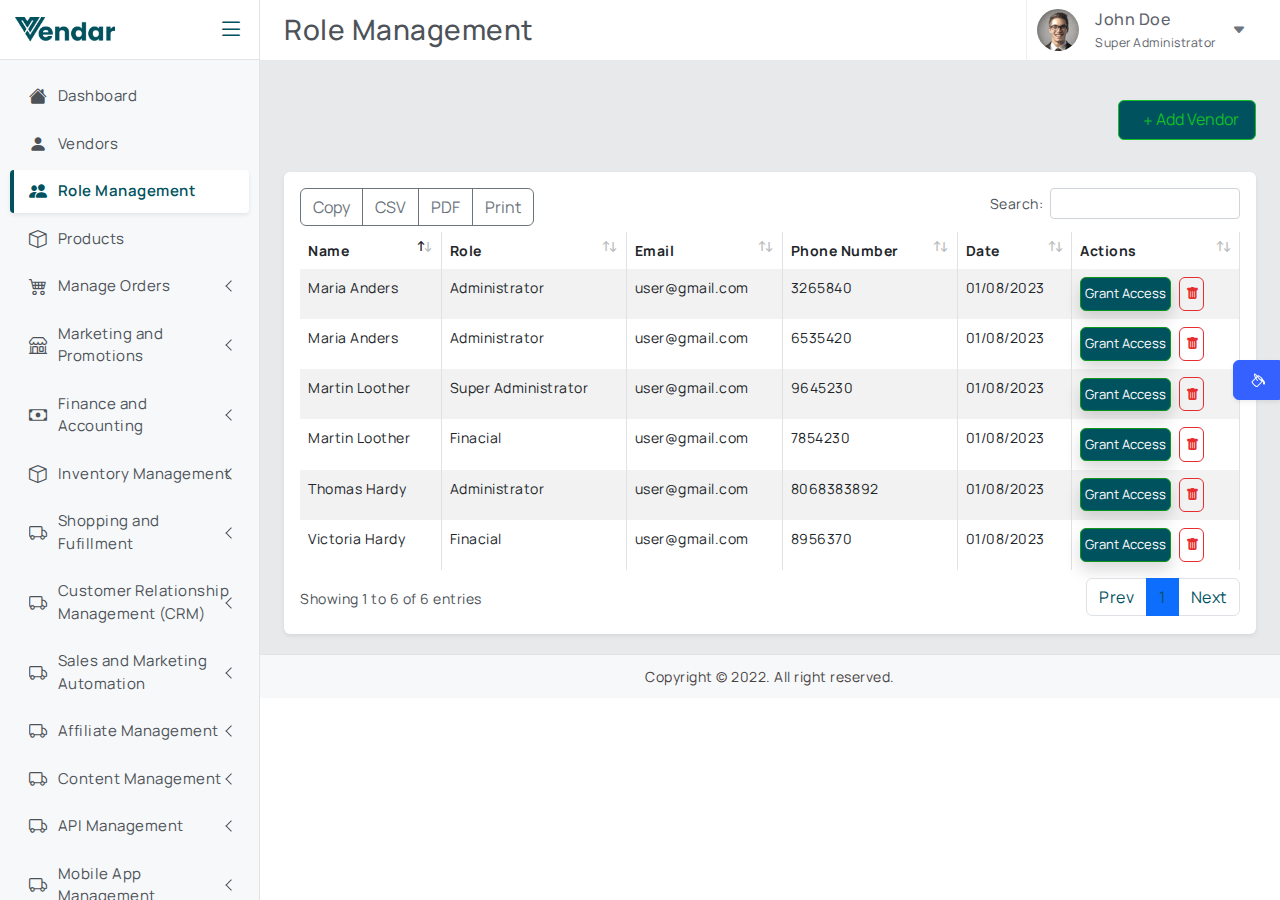
<file: role-management.html>
<!doctype html>
<html lang="en">

<head>
    <!-- Required meta tags -->
    <meta charset="utf-8">
    <meta name="viewport" content="width=device-width, initial-scale=1">
    <link rel="icon" href="assets/images/favicon-32x32.png" type="image/png" />
    <!--plugins-->
    <link href="assets/plugins/simplebar/css/simplebar.css" rel="stylesheet" />
    <link href="assets/plugins/perfect-scrollbar/css/perfect-scrollbar.css" rel="stylesheet" />
    <link href="assets/plugins/metismenu/css/metisMenu.min.css" rel="stylesheet" />
    <link href="assets/plugins/datatable/css/dataTables.bootstrap5.min.css" rel="stylesheet" />
    <!-- Bootstrap CSS -->
    <link href="assets/css/bootstrap.min.css" rel="stylesheet" />
    <link href="assets/css/bootstrap-extended.css" rel="stylesheet" />
    <link href="assets/css/style.css" rel="stylesheet" />
    <link href="assets/css/icons.css" rel="stylesheet">
    <link href="https://fonts.googleapis.com/css2?family=Roboto:wght@400;500&display=swap" rel="stylesheet">
    <link rel="stylesheet" href="https://cdn.jsdelivr.net/npm/bootstrap-icons@1.5.0/font/bootstrap-icons.css">

    <!-- loader-->
    <link href="assets/css/pace.min.css" rel="stylesheet" />


    <!--Theme Styles-->
    <link href="assets/css/dark-theme.css" rel="stylesheet" />
    <link href="assets/css/light-theme.css" rel="stylesheet" />
    <link href="assets/css/semi-dark.css" rel="stylesheet" />
    <link href="assets/css/header-colors.css" rel="stylesheet" />

    <title>Onedash - Bootstrap 5 Admin Template</title>
</head>

<body>


    <!--start wrapper-->
    <div class="wrapper">
        <!--start top header-->
        <header class="top-header">
            <nav class="navbar navbar-expand gap-3">
                <div class="mobile-toggle-icon fs-3">
                    <i class="bi bi-list"></i>
                </div>
                <h3 class="mb-0">Role Management</h3>
                <div class="top-navbar-right ms-auto">
                    <ul class="navbar-nav align-items-center">
                        <li class="nav-item search-toggle-icon">
                            <a class="nav-link" href="#">
                                <div class="">
                                    <i class="bi bi-search"></i>
                                </div>
                            </a>
                        </li>

                    </ul>
                </div>
                <div class="dropdown dropdown-user-setting">
                    <a class="dropdown-toggle dropdown-toggle-nocaret" href="#" data-bs-toggle="dropdown">
                        <div class="user-setting d-flex align-items-center gap-3">
                            <img src="assets/images/avatars/avatar-1.png" class="user-img" alt="">
                            <div class="d-none d-sm-block">
                                <p class="user-name mb-0">John Doe</p>
                                <small class="mb-0 dropdown-user-designation">Super Administrator</small>
                            </div>
                            <i class="bi bi-caret-down-fill text-secondary"></i>
                        </div>
                    </a>
                    <ul class="dropdown-menu dropdown-menu-end">
                        <li>
                            <a class="dropdown-item" href="pages-user-profile.html">
                                <div class="d-flex align-items-center">
                                    <div class=""><i class="bi bi-person-fill"></i></div>
                                    <div class="ms-3"><span>Profile</span></div>
                                </div>
                            </a>
                        </li>
                        <li>
                            <hr class="dropdown-divider">
                        </li>
                        <li>
                            <a class="dropdown-item" href="authentication-signup-with-header-footer.html">
                                <div class="d-flex align-items-center">
                                    <div class=""><i class="bi bi-lock-fill"></i></div>
                                    <div class="ms-3"><span>Logout</span></div>
                                </div>
                            </a>
                        </li>
                    </ul>
                </div>
            </nav>
        </header>
        <!--end top header-->

        <!--start sidebar -->
        <aside class="sidebar-wrapper" data-simplebar="true">
            <div class="sidebar-header" style="background-color: white;">
                <div>
                    <img src="assets/images/VenderLogo.png" class="logo-icon" alt="logo icon" />
                </div>
                <!-- <div>
                                <h4 class="logo-text">Onedash</h4>
                            </div> -->
                <div class="toggle-icon ms-auto">
                    <i class="bi bi-list"></i>
                </div>
            </div>
            <!--navigation-->
            <ul class="metismenu" id="menu">
                <li>
                    <a href="dashboard.html">
                        <div class="parent-icon">
                            <i class="bi bi-house-fill"></i>
                        </div>
                        <div class="menu-title">Dashboard</div>
                    </a>
                </li>

                <!-- <li class="menu-label">User Management</li> -->

                <li>
                    <a href="all-users.html">
                        <div class="parent-icon">
                            <i class="bi bi-person-fill"></i>
                        </div>
                        <div class="menu-title">Vendors</div>
                    </a>
                </li>
                <li>
                    <a href="role-management.html">
                        <div class="parent-icon">
                            <i class="bi bi-people-fill"></i>
                        </div>
                        <div class="menu-title">Role Management</div>
                    </a>
                </li>

                <!-- <li class="menu-label">Product Management</li> -->

                <li>
                    <a href="all-products.html">
                        <div class="parent-icon"><i class="bi bi-box"></i></div>
                        <div class="menu-title">Products</div>
                    </a>
                </li>
                <!-- <li class="menu-label">Order Management</li> -->

                <!-- <li>
                    <a href="all-orders.html">
                        <div class="parent-icon"><i class="bi bi-cart4"></i></div>
                        <div class="menu-title">Orders</div>
                    </a>

                </li> -->
                <!-- <li class="menu-label">Commission Management</li> -->

                <li>
                    <a href="javascript:;" class="has-arrow">
                        <div class="parent-icon"><i class="bi bi-cart4"></i></div>
                        <div class="menu-title">Manage Orders</div>
                    </a>
                    <ul>
                        <li>
                            <a href="pending-orders.html"><i class="bi bi-circle"></i>Pending Orders</a>
                        </li>
                        <li>
                            <a href="dispatched-orders.html"><i class="bi bi-circle"></i>Dispatch Orders</a>
                        </li>
                        <li>
                            <a href="successful-orders.html"><i class="bi bi-circle"></i>Succesful Orders</a>
                        </li>
                        <li>
                            <a href="failed-orders.html"><i class="bi bi-circle"></i>Failed Orders</a>
                        </li>
                    </ul>
                </li>
                <!-- <li class="menu-label">Marketing and Promotions</li> -->

                <li>
                    <a href="javascript:;" class="has-arrow">
                        <div class="parent-icon"><i class="bi bi-shop"></i></div>
                        <div class="menu-title">Marketing and Promotions</div>
                    </a>
                    <ul>
                        <li>
                            <a href="widgets-static-widgets.html"><i class="bi bi-circle"></i>Create
                            </a>
                        </li>
                        <li>
                            <a href="widgets-data-widgets.html"><i class="bi bi-circle"></i>Manage
                            </a>
                        </li>
                    </ul>
                </li>
                <!-- <li class="menu-label">Finance and Accounting</li> -->

                <li>
                    <a href="javascript:;" class="has-arrow">
                        <div class="parent-icon"><i class="bi bi-cash"></i></div>
                        <div class="menu-title">Finance and Accounting</div>
                    </a>
                    <ul>
                        <li>
                            <a href="widgets-static-widgets.html"><i class="bi bi-circle"></i>Financial
                                Statement
                            </a>
                        </li>
                        <li>
                            <a href="widgets-data-widgets.html"><i class="bi bi-circle"></i>Other Tasks
                            </a>
                        </li>
                    </ul>
                </li>
                <!-- <li class="menu-label">Inventory Management</li> -->

                <li>
                    <a href="javascript:;" class="has-arrow">
                        <div class="parent-icon"><i class="bi bi-box"></i></div>
                        <div class="menu-title">Inventory Management</div>
                    </a>
                    <ul>
                        <li>
                            <a href="widgets-static-widgets.html"><i class="bi bi-circle"></i>Add New Product
                            </a>
                        </li>
                        <li>
                            <a href="widgets-data-widgets.html"><i class="bi bi-circle"></i>Manage Stock Level
                            </a>
                        </li>
                    </ul>
                </li>
                <!-- <li class="menu-label">Shopping and Fufillment</li> -->

                <li>
                    <a href="javascript:;" class="has-arrow">
                        <div class="parent-icon"><i class="bi bi-truck"></i></div>
                        <div class="menu-title">Shopping and Fufillment</div>
                    </a>
                    <ul>
                        <li>
                            <a href="widgets-static-widgets.html"><i class="bi bi-circle"></i>Manage Shipping
                                rates
                            </a>
                        </li>
                        <li>
                            <a href="widgets-data-widgets.html"><i class="bi bi-circle"></i>Configure Shipping
                                /Manage
                                Orders
                            </a>
                        </li>
                    </ul>
                </li>
                <!-- <li class="menu-label">Customer Relationship Management (CRM)</li> -->

                <li>
                    <a href="javascript:;" class="has-arrow">
                        <div class="parent-icon"><i class="bi bi-truck"></i></div>
                        <div class="menu-title">
                            Customer Relationship Management (CRM)
                        </div>
                    </a>
                    <ul>
                        <li>
                            <a href="widgets-static-widgets.html"><i class="bi bi-circle"></i>View Customer
                                Profile
                            </a>
                        </li>
                        <li>
                            <a href="widgets-data-widgets.html"><i class="bi bi-circle"></i>Customer Feedback
                            </a>
                        </li>
                    </ul>
                </li>
                <!-- <li class="menu-label">Sales and Marketing Automation</li> -->

                <li>
                    <a href="javascript:;" class="has-arrow">
                        <div class="parent-icon"><i class="bi bi-truck"></i></div>
                        <div class="menu-title">Sales and Marketing Automation</div>
                    </a>
                    <ul>
                        <li>
                            <a href="widgets-static-widgets.html"><i class="bi bi-circle"></i>Configure
                                Automated
                                Marketing
                            </a>
                        </li>
                        <li>
                            <a href="widgets-data-widgets.html"><i class="bi bi-circle"></i>Manage Lead
                                Generation
                            </a>
                        </li>
                        <li>
                            <a href="widgets-data-widgets.html"><i class="bi bi-circle"></i>Sales Funnel Metrics
                            </a>
                        </li>
                    </ul>
                </li>
                <!-- <li class="menu-label">Affiliate Management</li> -->

                <li>
                    <a href="javascript:;" class="has-arrow">
                        <div class="parent-icon"><i class="bi bi-truck"></i></div>
                        <div class="menu-title">Affiliate Management</div>
                    </a>
                    <ul>
                        <li>
                            <a href="widgets-static-widgets.html"><i class="bi bi-circle"></i>Add new Affiliates
                            </a>
                        </li>
                        <li>
                            <a href="widgets-data-widgets.html"><i class="bi bi-circle"></i>Manage/Track
                                Referrals
                            </a>
                        </li>
                        <li>
                            <a href="widgets-data-widgets.html"><i class="bi bi-circle"></i>Manage Referral
                                Commission
                            </a>
                        </li>
                    </ul>
                </li>
                <!-- <li class="menu-label">Content Management</li> -->

                <li>
                    <a href="javascript:;" class="has-arrow">
                        <div class="parent-icon"><i class="bi bi-truck"></i></div>
                        <div class="menu-title">Content Management</div>
                    </a>
                    <ul>
                        <li>
                            <a href="widgets-static-widgets.html"><i class="bi bi-circle"></i>Add Content Pages
                            </a>
                        </li>
                        <li>
                            <a href="widgets-data-widgets.html"><i class="bi bi-circle"></i>Manage Content Pages
                            </a>
                        </li>
                        <li>
                            <a href="widgets-data-widgets.html"><i class="bi bi-circle"></i>Manage/upload Blog
                                Post
                            </a>
                        </li>
                    </ul>
                </li>
                <!-- <li class="menu-label">API Management</li> -->

                <li>
                    <a href="javascript:;" class="has-arrow">
                        <div class="parent-icon"><i class="bi bi-truck"></i></div>
                        <div class="menu-title">API Management</div>
                    </a>
                    <ul>
                        <li>
                            <a href="widgets-static-widgets.html"><i class="bi bi-circle"></i>Add Content Pages
                            </a>
                        </li>
                        <li>
                            <a href="widgets-data-widgets.html"><i class="bi bi-circle"></i>Manage Content Pages
                            </a>
                        </li>
                        <li>
                            <a href="widgets-data-widgets.html"><i class="bi bi-circle"></i>Manage/upload Blog
                                Post
                            </a>
                        </li>
                    </ul>
                </li>
                <li>
                    <a href="javascript:;" class="has-arrow">
                        <div class="parent-icon"><i class="bi bi-truck"></i></div>
                        <div class="menu-title">Mobile App Management</div>
                    </a>
                    <ul>
                        <li>
                            <a href="widgets-static-widgets.html"><i class="bi bi-circle"></i>Manage App
                            </a>
                        </li>
                        <li>
                            <a href="widgets-data-widgets.html"><i class="bi bi-circle"></i>App features
                            </a>
                        </li>
                        <li>
                            <a href="widgets-data-widgets.html"><i class="bi bi-circle"></i>Functionality
                            </a>
                        </li>
                    </ul>
                </li>
                <li>
                    <a href="javascript:;" class="has-arrow">
                        <div class="parent-icon"><i class="bi bi-truck"></i></div>
                        <div class="menu-title">Settings</div>
                    </a>
                    <ul>
                        <li>
                            <a href="widgets-static-widgets.html"><i class="bi bi-circle"></i>Site Configuration
                            </a>
                        </li>
                        <li>
                            <a href="widgets-data-widgets.html"><i class="bi bi-circle"></i>Payment Gateway
                            </a>
                        </li>
                        <li>
                            <a href="widgets-data-widgets.html"><i class="bi bi-circle"></i>Email and
                                Notification
                            </a>
                        </li>
                    </ul>
                </li>
                <li>
                    <a href="javascript:;" class="has-arrow">
                        <div class="parent-icon"><i class="bi bi-truck"></i></div>
                        <div class="menu-title">Integration</div>
                    </a>
                    <ul>
                        <li>
                            <a href="widgets-static-widgets.html"><i class="bi bi-circle"></i>Payment Gateway
                                Integration
                            </a>
                        </li>
                        <li>
                            <a href="widgets-data-widgets.html"><i class="bi bi-circle"></i>Shipping Providers
                            </a>
                        </li>
                        <li>
                            <a href="widgets-data-widgets.html"><i class="bi bi-circle"></i>Third-party Services
                            </a>
                        </li>
                    </ul>
                </li>
                <li>
                    <a href="javascript:;" class="has-arrow">
                        <div class="parent-icon"><i class="bi bi-truck"></i></div>
                        <div class="menu-title">Analytic and Reporting</div>
                    </a>
                    <ul>
                        <li>
                            <a href="widgets-static-widgets.html"><i class="bi bi-circle"></i>View Sales Reports
                            </a>
                        </li>
                        <li>
                            <a href="widgets-data-widgets.html"><i class="bi bi-circle"></i>User Engagement
                                Metrics</a>
                        </li>
                        <li>
                            <a href="widgets-data-widgets.html"><i class="bi bi-circle"></i>Other
                                Data/Performance</a>
                        </li>
                    </ul>
                </li>
                <li>
                    <a href="javascript:;" class="has-arrow">
                        <div class="parent-icon"><i class="bi bi-truck"></i></div>
                        <div class="menu-title">Compliance and Security</div>
                    </a>
                    <ul>
                        <li>
                            <a href="widgets-static-widgets.html"><i class="bi bi-circle"></i>User Data Privacy
                            </a>
                        </li>
                        <li>
                            <a href="widgets-data-widgets.html"><i class="bi bi-circle"></i>Compliance
                                Regulation</a>
                        </li>
                        <li>
                            <a href="widgets-data-widgets.html"><i class="bi bi-circle"></i>Manage Security
                                features</a>
                        </li>
                    </ul>
                </li>
                <li>
                    <a href="javascript:;" class="has-arrow">
                        <div class="parent-icon"><i class="bi bi-truck"></i></div>
                        <div class="menu-title">Localization</div>
                    </a>
                    <ul>
                        <li>
                            <a href="widgets-static-widgets.html"><i class="bi bi-circle"></i>Languages
                            </a>
                        </li>
                        <li>
                            <a href="widgets-data-widgets.html"><i class="bi bi-circle"></i>Currency
                                Exchange</a>
                        </li>
                        <li>
                            <a href="widgets-data-widgets.html"><i class="bi bi-circle"></i>Manage
                                Localization</a>
                        </li>
                    </ul>
                </li>
                <li>
                    <a href="javascript:;" class="has-arrow">
                        <div class="parent-icon"><i class="bi bi-truck"></i></div>
                        <div class="menu-title">Feedback and Review</div>
                    </a>
                    <ul>
                        <li>
                            <a href="widgets-static-widgets.html"><i class="bi bi-circle"></i>View Feedback
                            </a>
                        </li>
                        <li>
                            <a href="widgets-data-widgets.html"><i class="bi bi-circle"></i>Moderate Reviews</a>
                        </li>
                        <li>
                            <a href="widgets-data-widgets.html"><i class="bi bi-circle"></i>Manage Ratings</a>
                        </li>
                    </ul>
                </li>
                <li>
                    <a href="javascript:;" class="has-arrow">
                        <div class="parent-icon"><i class="bi bi-truck"></i></div>
                        <div class="menu-title">Api Documentation</div>
                    </a>
                    <ul>
                        <li>
                            <a href="widgets-static-widgets.html"><i class="bi bi-circle"></i>Manage API
                            </a>
                        </li>
                        <li>
                            <a href="widgets-data-widgets.html"><i class="bi bi-circle"></i>Create API</a>
                        </li>
                    </ul>
                </li>
                <li>
                    <a href="javascript:;" class="has-arrow">
                        <div class="parent-icon"><i class="bi bi-truck"></i></div>
                        <div class="menu-title">Knowledge Base</div>
                    </a>
                    <ul>
                        <li>
                            <a href="widgets-static-widgets.html"><i class="bi bi-circle"></i>Create Articles
                            </a>
                        </li>
                        <li>
                            <a href="widgets-data-widgets.html"><i class="bi bi-circle"></i>Manage Articles</a>
                        </li>
                        <li>
                            <a href="widgets-data-widgets.html"><i class="bi bi-circle"></i>Other Resources</a>
                        </li>
                    </ul>
                </li>
                <li>
                    <a href="javascript:;" class="has-arrow">
                        <div class="parent-icon"><i class="bi bi-truck"></i></div>
                        <div class="menu-title">Site Design and Customization</div>
                    </a>
                    <ul>
                        <li>
                            <a href="widgets-static-widgets.html"><i class="bi bi-circle"></i>Modify
                                Design/Layout
                            </a>
                        </li>
                        <li>
                            <a href="widgets-data-widgets.html"><i class="bi bi-circle"></i>Add
                                CSS/JavaScript</a>
                        </li>
                        <li>
                            <a href="widgets-data-widgets.html"><i class="bi bi-circle"></i>Other Customization
                                Options</a>
                        </li>
                    </ul>
                </li>
                <li>
                    <a href="javascript:;" class="has-arrow">
                        <div class="parent-icon"><i class="bi bi-truck"></i></div>
                        <div class="menu-title">Data Export</div>
                    </a>
                    <ul>
                        <li>
                            <a href="widgets-static-widgets.html"><i class="bi bi-circle"></i>All Data</a>
                        </li>
                        <li>
                            <a href="widgets-data-widgets.html"><i class="bi bi-circle"></i>Export Data</a>
                        </li>
                        <li>
                            <a href="widgets-data-widgets.html"><i class="bi bi-circle"></i>Other Data</a>
                        </li>
                    </ul>
                </li>

                <li class="menu-label">Forms & Tables</li>
                <li>
                    <a class="has-arrow" href="javascript:;">
                        <div class="parent-icon">
                            <i class="bi bi-file-earmark-break-fill"></i>
                        </div>
                        <div class="menu-title">Forms</div>
                    </a>
                    <ul>
                        <li>
                            <a href="form-elements.html"><i class="bi bi-circle"></i>Form Elements</a>
                        </li>
                        <li>
                            <a href="form-input-group.html"><i class="bi bi-circle"></i>Input Groups</a>
                        </li>
                        <li>
                            <a href="form-layouts.html"><i class="bi bi-circle"></i>Forms Layouts</a>
                        </li>
                        <li>
                            <a href="form-validations.html"><i class="bi bi-circle"></i>Form Validation</a>
                        </li>
                        <li>
                            <a href="form-date-time-pickes.html"><i class="bi bi-circle"></i>Date Pickers</a>
                        </li>
                        <li>
                            <a href="form-select2.html"><i class="bi bi-circle"></i>Select2</a>
                        </li>
                    </ul>
                </li>
                <li>
                    <a class="has-arrow" href="javascript:;">
                        <div class="parent-icon">
                            <i class="bi bi-file-earmark-spreadsheet-fill"></i>
                        </div>
                        <div class="menu-title">Tables</div>
                    </a>
                    <ul>
                        <li>
                            <a href="table-basic-table.html"><i class="bi bi-circle"></i>Basic Table</a>
                        </li>
                        <li>
                            <a href="table-advance-tables.html"><i class="bi bi-circle"></i>Advance Tables</a>
                        </li>
                        <li>
                            <a href="table-datatable.html"><i class="bi bi-circle"></i>Data Table</a>
                        </li>
                    </ul>
                </li>
                <li class="menu-label">Pages</li>
                <li>
                    <a class="has-arrow" href="javascript:;">
                        <div class="parent-icon">
                            <i class="bi bi-lock-fill"></i>
                        </div>
                        <div class="menu-title">Authentication</div>
                    </a>
                    <ul>
                        <li>
                            <a href="authentication-signin.html" target="_blank"><i class="bi bi-circle"></i>Sign In</a>
                        </li>
                        <li>
                            <a href="authentication-signup.html" target="_blank"><i class="bi bi-circle"></i>Sign Up</a>
                        </li>
                        <li>
                            <a href="authentication-signin-with-header-footer.html" target="_blank"><i
                                    class="bi bi-circle"></i>Sign In with Header &
                                Footer</a>
                        </li>
                        <li>
                            <a href="authentication-signup-with-header-footer.html" target="_blank"><i
                                    class="bi bi-circle"></i>Sign Up with Header &
                                Footer</a>
                        </li>
                        <li>
                            <a href="authentication-forgot-password.html" target="_blank"><i
                                    class="bi bi-circle"></i>Forgot
                                Password</a>
                        </li>
                        <li>
                            <a href="authentication-reset-password.html" target="_blank"><i
                                    class="bi bi-circle"></i>Reset
                                Password</a>
                        </li>
                    </ul>
                </li>
                <li>
                    <a href="pages-user-profile.html">
                        <div class="parent-icon">
                            <i class="bi bi-person-lines-fill"></i>
                        </div>
                        <div class="menu-title">User Profile</div>
                    </a>
                </li>
                <li>
                    <a href="pages-timeline.html">
                        <div class="parent-icon">
                            <i class="bi bi-collection-play-fill"></i>
                        </div>
                        <div class="menu-title">Timeline</div>
                    </a>
                </li>
                <li>
                    <a class="has-arrow" href="javascript:;">
                        <div class="parent-icon">
                            <i class="bi bi-exclamation-triangle-fill"></i>
                        </div>
                        <div class="menu-title">Errors</div>
                    </a>
                    <ul>
                        <li>
                            <a href="pages-errors-404-error.html" target="_blank"><i class="bi bi-circle"></i>404
                                Error</a>
                        </li>
                        <li>
                            <a href="pages-errors-500-error.html" target="_blank"><i class="bi bi-circle"></i>500
                                Error</a>
                        </li>
                        <li>
                            <a href="pages-errors-coming-soon.html" target="_blank"><i class="bi bi-circle"></i>Coming
                                Soon</a>
                        </li>
                        <li>
                            <a href="pages-blank-page.html" target="_blank"><i class="bi bi-circle"></i>Blank
                                Page</a>
                        </li>
                    </ul>
                </li>
                <li>
                    <a href="pages-faq.html">
                        <div class="parent-icon">
                            <i class="bi bi-question-lg"></i>
                        </div>
                        <div class="menu-title">FAQ</div>
                    </a>
                </li>
                <li>
                    <a href="pages-pricing-tables.html">
                        <div class="parent-icon">
                            <i class="bi bi-tags-fill"></i>
                        </div>
                        <div class="menu-title">Pricing Tables</div>
                    </a>
                </li>
                <li class="menu-label">Charts & Maps</li>
                <li>
                    <a class="has-arrow" href="javascript:;">
                        <div class="parent-icon">
                            <i class="bi bi-bar-chart-line-fill"></i>
                        </div>
                        <div class="menu-title">Charts</div>
                    </a>
                    <ul>
                        <li>
                            <a href="charts-apex-chart.html"><i class="bi bi-circle"></i>Apex</a>
                        </li>
                        <li>
                            <a href="charts-chartjs.html"><i class="bi bi-circle"></i>Chartjs</a>
                        </li>
                        <li>
                            <a href="charts-highcharts.html"><i class="bi bi-circle"></i>Highcharts</a>
                        </li>
                    </ul>
                </li>
                <li>
                    <a class="has-arrow" href="javascript:;">
                        <div class="parent-icon">
                            <i class="bi bi-pin-map-fill"></i>
                        </div>
                        <div class="menu-title">Maps</div>
                    </a>
                    <ul>
                        <li>
                            <a href="map-google-maps.html"><i class="bi bi-circle"></i>Google Maps</a>
                        </li>
                        <li>
                            <a href="map-vector-maps.html"><i class="bi bi-circle"></i>Vector Maps</a>
                        </li>
                    </ul>
                </li>
                <li class="menu-label">Others</li>
                <li>
                    <a class="has-arrow" href="javascript:;">
                        <div class="parent-icon">
                            <i class="bi bi-music-note-list"></i>
                        </div>
                        <div class="menu-title">Menu Levels</div>
                    </a>
                    <ul>
                        <li>
                            <a class="has-arrow" href="javascript:;"><i class="bi bi-circle"></i>Level One</a>
                            <ul>
                                <li>
                                    <a class="has-arrow" href="javascript:;"><i class="bi bi-circle"></i>Level
                                        Two</a>
                                    <ul>
                                        <li>
                                            <a href="javascript:;"><i class="bi bi-circle"></i>Level Three</a>
                                        </li>
                                    </ul>
                                </li>
                                f
                            </ul>
                        </li>
                    </ul>
                </li>
                <li>
                    <a href="javascript:;">
                        <div class="parent-icon">
                            <i class="bi bi-file-code-fill"></i>
                        </div>
                        <div class="menu-title">Documentation</div>
                    </a>
                </li>
                <li>
                    <a href="https://themeforest.net/user/codervent" target="_blank">
                        <div class="parent-icon">
                            <i class="bi bi-telephone-fill"></i>
                        </div>
                        <div class="menu-title">Support</div>
                    </a>
                </li>
            </ul>
            <!--end navigation-->
        </aside>
        <!--end sidebar -->

        <!--start content-->
        <main class="page-content">
            <!--breadcrumb-->
            <div class="mt-3  mb-3">
                <div class="">
                    <div class="topButton">
                        <button id="addButton" type="button" class="btn btn-outline-success px-3"><i class="bi bi-plus"></i>Add
                            Vendor
                        </button>
                    </div>
                    <div class="col">
                    </div>
                </div>
            </div>
            <div class="page-breadcrumb d-none d-sm-flex align-items-center mb-3">
            </div>
            <!--end breadcrumb-->

            <div class="card">
                <div class="card-body">
                    <div class="table-responsive">
                        <table id="example2" class="table table-striped table-bordered">
                            <thead>
                                <tr>
                                    <th>Name</th>
                                    <th>Role</th>
                                    <th>Email</th>
                                    <th>Phone Number</th>
                                    <th>Date</th>
                                    <th>Actions</th>
                                </tr>
                            </thead>
                            <tbody>
                                <tr>
                                    <td>
                                        <div class="d-flex align-items-center gap-2 cursor-pointer">
                                            <div class="">
                                                <p class="mb-0">Thomas Hardy</p>
                                            </div>
                                        </div>
                                    </td>
                                    <td>Administrator</td>
                                    <td>user@gmail.com</td>
                                    <td>8068383892</td>
                                    <td>01/08/2023 </td>
                                    <td>
                                        <div class="table-actions d-flex align-items-center gap-2 fs-6">
                                            <div class="col">
                                                <button style="font-size:small;background-color: #01525F;"
                                                    type="button" class="btn btn-success shadow px-1">Grant
                                                    Access</button>
                                            </div>
                                            <div class="col">
                                                <button style="font-size:small;" type="button"
                                                    class="btn btn-outline-danger px-1"><i style="margin-left:2px;"
                                                        class="bi bi-trash-fill"></i></button>
                                            </div>

                                        </div>
                                    </td>
                                </tr>
                                <tr>
                                    <td>
                                        <div class="d-flex align-items-center gap-2 cursor-pointer">
                                            <div class="">
                                                <p class="mb-0">Victoria Hardy</p>
                                            </div>
                                        </div>
                                    </td>
                                    <td>Finacial</td>
                                    <td>user@gmail.com</td>
                                    <td>8956370</td>
                                    <td>01/08/2023 </td>
                                    <td>
                                        <div class="table-actions d-flex align-items-center gap-2 fs-6">
                                            <div class="col">
                                                <button style="font-size:small;background-color: #01525F;"
                                                    type="button" class="btn btn-success shadow px-1">Grant
                                                    Access</button>

                                            </div>
                                            <div class="col">
                                                <button style="font-size:small;" type="button"
                                                    class="btn btn-outline-danger px-1" id="deleteButton"><i
                                                        style="margin-left:2px;" class="bi bi-trash-fill"></i></button>
                                            </div>
                                        </div>



                    </div>
                    </td>
                    </tr>
                    <tr>
                        <td>
                            <div class="d-flex align-items-center gap-2 cursor-pointer">
                                <div class="">
                                    <p class="mb-0">Maria Anders</p>
                                </div>
                            </div>
                        </td>
                        <td>Administrator</td>
                        <td>user@gmail.com</td>
                        <td>3265840</td>
                        <td>01/08/2023 </td>
                        <td>
                            <div class="table-actions d-flex align-items-center gap-2 fs-6">
                                <div class="col">
                                    <button style="font-size:small;background-color: #01525F;" type="button"
                                        class="btn btn-success shadow px-1">Grant Access</button>
                                </div>
                                <div class="col">
                                    <button style="font-size:small;" type="button"
                                        class="btn btn-outline-danger px-1"><i style="margin-left:2px;"
                                            class="bi bi-trash-fill"></i></button>
                                </div>

                            </div>
                        </td>
                    </tr>
                    <tr>
                        <td>
                            <div class="d-flex align-items-center 2ap-3 cursor-pointer">
                                <div class="">
                                    <p class="mb-0">Maria Anders</p>
                                </div>
                            </div>
                        </td>
                        <td>Administrator</td>
                        <td>user@gmail.com</td>
                        <td>6535420</td>
                        <td>01/08/2023 </td>
                        <td>
                            <div class="table-actions d-flex align-items-center gap-2 fs-6">
                                <div class="col">
                                    <button style="font-size:small;background-color: #01525F;" type="button"
                                        class="btn btn-success shadow px-1">Grant Access</button>
                                </div>
                                <div class="col">
                                    <button style="font-size:small;" type="button"
                                        class="btn btn-outline-danger px-1"><i style="margin-left:2px;"
                                            class="bi bi-trash-fill"></i></button>
                                </div>

                            </div>
                        </td>
                    </tr>
                    <tr>
                        <td>
                            <div class="d-flex align-items-center gap-2 cursor-pointer">
                                <div class="">
                                    <p class="mb-0">Martin Loother</p>
                                </div>
                            </div>
                        </td>
                        <td>Super Administrator</td>
                        <td>user@gmail.com</td>
                        <td>9645230</td>
                        <td>01/08/2023 </td>
                        <td>
                            <div class="table-actions d-flex align-items-center gap-2 fs-6">
                                <div class="col">
                                    <button style="font-size:small;background-color: #01525F;" type="button"
                                        class="btn btn-success shadow px-1">Grant Access</button>
                                </div>
                                <div class="col">
                                    <button style="font-size:small;" type="button"
                                        class="btn btn-outline-danger px-1"><i style="margin-left:2px;"
                                            class="bi bi-trash-fill"></i></button>
                                </div>
                            </div>
                        </td>
                    </tr>
                    <tr>
                        <td>
                            <div class="d-flex align-items-center gap-3 cursor-pointer">
                                <div class="">
                                    <p class="mb-0">Martin Loother</p>
                                </div>
                            </div>
                        </td>
                        <td>Finacial</td>
                        <td>user@gmail.com</td>
                        <td>7854230</td>
                        <td>01/08/2023 </td>
                        <td>
                            <div class="table-actions d-flex align-items-center gap-2 fs-6">
                                <div class="col">
                                    <button style="font-size:small;background-color: #01525F;" type="button"
                                        class="btn btn-success shadow px-1">Grant Access</button>
                                </div>
                                <div class="col">
                                    <button style="font-size:small;" type="button"
                                        class="btn btn-outline-danger px-1"><i style="margin-left:2px;"
                                            class="bi bi-trash-fill"></i></button>
                                </div>
                            </div>
                        </td>
                    </tr>
                    </tbody>
                    </table>
                </div>
            </div>
    </div>
    </main>
    <!--end page main-->


    <!--start overlay-->
    <div class="overlay nav-toggle-icon"></div>
    <!--end overlay-->

    <!--start footer-->
    <footer class="footer">
        <div class="footer-text">
            Copyright © 2022. All right reserved.
        </div>
    </footer>
    <!--end footer-->


    <!--Start Back To Top Button-->
    <a href="javaScript:;" class="back-to-top"><i class='bx bxs-up-arrow-alt'></i></a>
    <!--End Back To Top Button-->

    <!--start switcher-->
    <div class="switcher-body">
        <button class="btn btn-primary btn-switcher shadow-sm" type="button" data-bs-toggle="offcanvas"
            data-bs-target="#offcanvasScrolling" aria-controls="offcanvasScrolling"><i
                class="bi bi-paint-bucket me-0"></i></button>
        <div class="offcanvas offcanvas-end shadow border-start-0 p-2" data-bs-scroll="true" data-bs-backdrop="false"
            tabindex="-1" id="offcanvasScrolling">
            <div class="offcanvas-header border-bottom">
                <h5 class="offcanvas-title" id="offcanvasScrollingLabel">Theme Customizer</h5>
                <button type="button" class="btn-close text-reset" data-bs-dismiss="offcanvas"></button>
            </div>
            <div class="offcanvas-body">
                <h6 class="mb-0">Theme Variation</h6>
                <hr>
                <div class="form-check form-check-inline">
                    <input class="form-check-input" type="radio" name="inlineRadioOptions" id="LightTheme"
                        value="option1">
                    <label class="form-check-label" for="LightTheme">Light</label>
                </div>
                <div class="form-check form-check-inline">
                    <input class="form-check-input" type="radio" name="inlineRadioOptions" id="DarkTheme"
                        value="option2">
                    <label class="form-check-label" for="DarkTheme">Dark</label>
                </div>
                <div class="form-check form-check-inline">
                    <input class="form-check-input" type="radio" name="inlineRadioOptions" id="SemiDarkTheme"
                        value="option3">
                    <label class="form-check-label" for="SemiDarkTheme">Semi Dark</label>
                </div>
                <hr>
                <div class="form-check form-check-inline">
                    <input class="form-check-input" type="radio" name="inlineRadioOptions" id="MinimalTheme"
                        value="option3" checked>
                    <label class="form-check-label" for="MinimalTheme">Minimal Theme</label>
                </div>
                <hr />
                <h6 class="mb-0">Header Colors</h6>
                <hr />
                <div class="header-colors-indigators">
                    <div class="row row-cols-auto g-3">
                        <div class="col">
                            <div class="indigator headercolor1" id="headercolor1"></div>
                        </div>
                        <div class="col">
                            <div class="indigator headercolor2" id="headercolor2"></div>
                        </div>
                        <div class="col">
                            <div class="indigator headercolor3" id="headercolor3"></div>
                        </div>
                        <div class="col">
                            <div class="indigator headercolor4" id="headercolor4"></div>
                        </div>
                        <div class="col">
                            <div class="indigator headercolor5" id="headercolor5"></div>
                        </div>
                        <div class="col">
                            <div class="indigator headercolor6" id="headercolor6"></div>
                        </div>
                        <div class="col">
                            <div class="indigator headercolor7" id="headercolor7"></div>
                        </div>
                        <div class="col">
                            <div class="indigator headercolor8" id="headercolor8"></div>
                        </div>
                    </div>
                </div>
            </div>
        </div>
    </div>
    <!--end switcher-->

    </div>
    <!--end wrapper-->


    <!-- Bootstrap bundle JS -->
    <script src="assets/js/bootstrap.bundle.min.js"></script>
    <!--plugins-->
    <script src="assets/js/jquery.min.js"></script>
    <script src="assets/plugins/simplebar/js/simplebar.min.js"></script>
    <script src="assets/plugins/metismenu/js/metisMenu.min.js"></script>
    <script src="assets/plugins/perfect-scrollbar/js/perfect-scrollbar.js"></script>
    <script src="assets/js/pace.min.js"></script>
    <script src="assets/plugins/datatable/js/jquery.dataTables.min.js"></script>
    <script src="assets/plugins/datatable/js/dataTables.bootstrap5.min.js"></script>
    <script src="assets/js/table-datatable.js"></script>

    <!--app-->
    <script src="assets/js/app.js"></script>

</body>

</html>
</file>
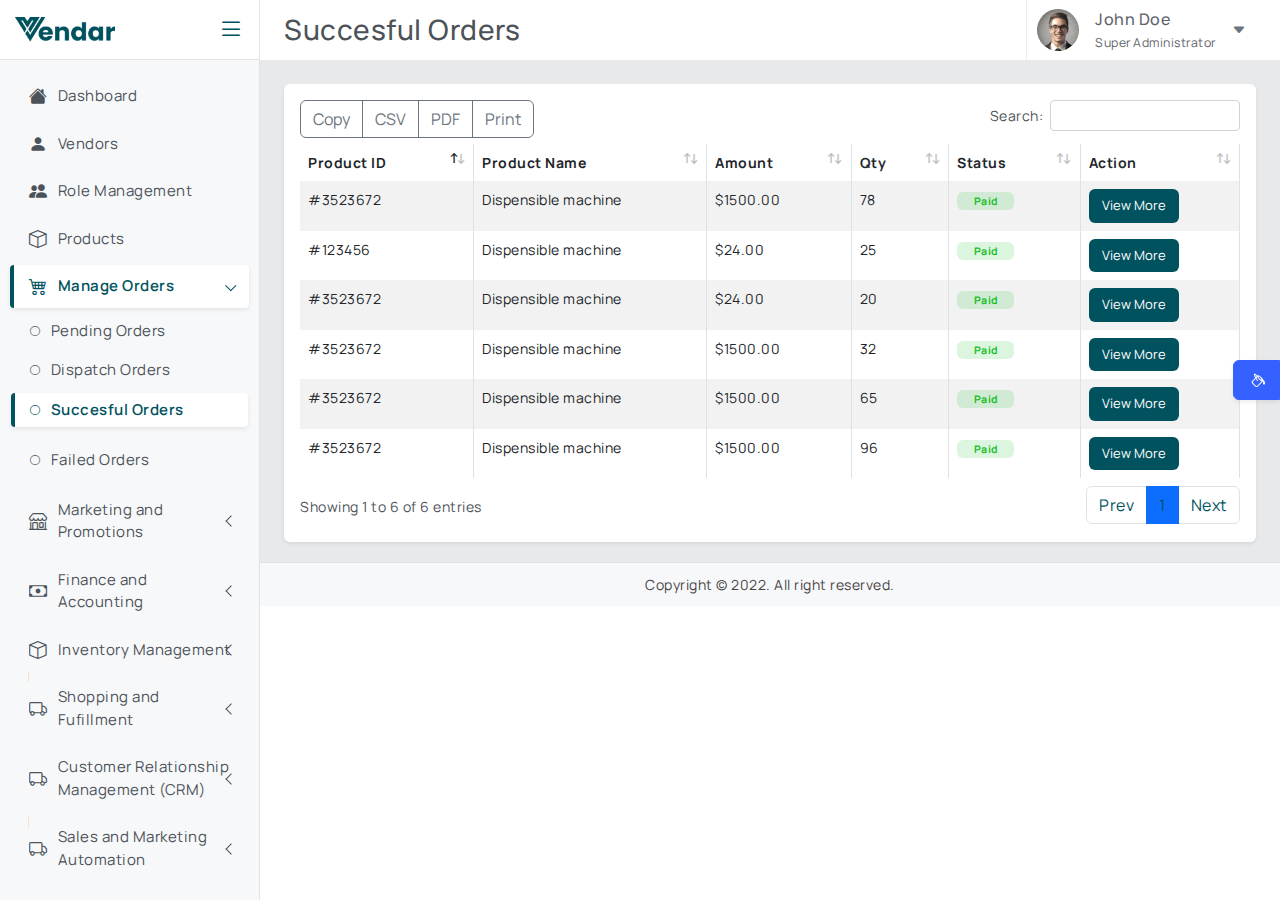
<file: successful-orders.html>
<!doctype html>
<html lang="en">

<head>
    <!-- Required meta tags -->
    <meta charset="utf-8">
    <meta name="viewport" content="width=device-width, initial-scale=1">
    <link rel="icon" href="assets/images/VenderLogo.png" type="image/png" />
    <!--plugins-->
    <link href="assets/plugins/simplebar/css/simplebar.css" rel="stylesheet" />
    <link href="assets/plugins/perfect-scrollbar/css/perfect-scrollbar.css" rel="stylesheet" />
    <link href="assets/plugins/metismenu/css/metisMenu.min.css" rel="stylesheet" />
    <link href="assets/plugins/datatable/css/dataTables.bootstrap5.min.css" rel="stylesheet" />
    <!-- Bootstrap CSS -->
    <link href="assets/css/bootstrap.min.css" rel="stylesheet" />
    <link href="assets/css/bootstrap-extended.css" rel="stylesheet" />
    <link href="assets/css/style.css" rel="stylesheet" />
    <link href="assets/css/icons.css" rel="stylesheet">
    <link href="https://fonts.googleapis.com/css2?family=Roboto:wght@400;500&display=swap" rel="stylesheet">
    <link rel="stylesheet" href="https://cdn.jsdelivr.net/npm/bootstrap-icons@1.5.0/font/bootstrap-icons.css">

    <!-- loader-->
    <link href="assets/css/pace.min.css" rel="stylesheet" />


    <!--Theme Styles-->
    <link href="assets/css/dark-theme.css" rel="stylesheet" />
    <link href="assets/css/light-theme.css" rel="stylesheet" />
    <link href="assets/css/semi-dark.css" rel="stylesheet" />
    <link href="assets/css/header-colors.css" rel="stylesheet" />

    <title>successful-orders</title>
</head>

<body>


    <!--start wrapper-->
    <div class="wrapper">
        <!--start top header-->
        <header class="top-header">
            <nav class="navbar navbar-expand gap-3">
                <div class="mobile-toggle-icon fs-3">
                    <i class="bi bi-list"></i>
                </div>
                <h3 class="mb-0">Succesful Orders</h3>
                <div class="top-navbar-right ms-auto">
                    <ul class="navbar-nav align-items-center">
                        <li class="nav-item search-toggle-icon">
                            <a class="nav-link" href="#">
                                <div class="">
                                    <i class="bi bi-search"></i>
                                </div>
                            </a>
                        </li>

                    </ul>
                </div>
                <div class="dropdown dropdown-user-setting">
                    <a class="dropdown-toggle dropdown-toggle-nocaret" href="#" data-bs-toggle="dropdown">
                        <div class="user-setting d-flex align-items-center gap-3">
                            <img src="assets/images/avatars/avatar-1.png" class="user-img" alt="">
                            <div class="d-none d-sm-block">
                                <p class="user-name mb-0">John Doe</p>
                                <small class="mb-0 dropdown-user-designation">Super Administrator</small>
                            </div>
                            <i class="bi bi-caret-down-fill text-secondary"></i>
                        </div>
                    </a>
                    <ul class="dropdown-menu dropdown-menu-end">
                        <li>
                            <a class="dropdown-item" href="pages-user-profile.html">
                                <div class="d-flex align-items-center">
                                    <div class=""><i class="bi bi-person-fill"></i></div>
                                    <div class="ms-3"><span>Profile</span></div>
                                </div>
                            </a>
                        </li>
                        <li>
                            <hr class="dropdown-divider">
                        </li>
                        <li>
                            <a class="dropdown-item" href="authentication-signup-with-header-footer.html">
                                <div class="d-flex align-items-center">
                                    <div class=""><i class="bi bi-lock-fill"></i></div>
                                    <div class="ms-3"><span>Logout</span></div>
                                </div>
                            </a>
                        </li>
                    </ul>
                </div>
            </nav>
        </header>
        <!--end top header-->

        <!--start sidebar -->
        <aside class="sidebar-wrapper" data-simplebar="true">
            <div class="sidebar-header" style="background-color: white;">
                <div>
                    <img src="assets/images/VenderLogo.png" class="logo-icon" alt="logo icon" />
                </div>
                <!-- <div>
                                <h4 class="logo-text">Onedash</h4>
                            </div> -->
                <div class="toggle-icon ms-auto">
                    <i class="bi bi-list"></i>
                </div>
            </div>
            <!--navigation-->
            <ul class="metismenu" id="menu">
                <li>
                    <a href="dashboard.html">
                        <div class="parent-icon">
                            <i class="bi bi-house-fill"></i>
                        </div>
                        <div class="menu-title">Dashboard</div>
                    </a>
                </li>

                <!-- <li class="menu-label">User Management</li> -->

                <li>
                    <a href="all-users.html">
                        <div class="parent-icon">
                            <i class="bi bi-person-fill"></i>
                        </div>
                        <div class="menu-title">Vendors</div>
                    </a>
                </li>
                <li>
                    <a href="role-management.html">
                        <div class="parent-icon">
                            <i class="bi bi-people-fill"></i>
                        </div>
                        <div class="menu-title">Role Management</div>
                    </a>
                </li>

                <!-- <li class="menu-label">Product Management</li> -->

                <li>
                    <a href="all-products.html">
                        <div class="parent-icon"><i class="bi bi-box"></i></div>
                        <div class="menu-title">Products</div>
                    </a>
                </li>
                <!-- <li class="menu-label">Order Management</li> -->

                <!-- <li>
                    <a href="all-orders.html">
                        <div class="parent-icon"><i class="bi bi-cart4"></i></div>
                        <div class="menu-title">Orders</div>
                    </a>

                </li> -->
                <!-- <li class="menu-label">Commission Management</li> -->

                <li>
                    <a href="javascript:;" class="has-arrow">
                        <div class="parent-icon"><i class="bi bi-cart4"></i></div>
                        <div class="menu-title">Manage Orders</div>
                    </a>
                    <ul>
                        <li>
                            <a href="pending-orders.html"><i class="bi bi-circle"></i>Pending Orders</a>
                        </li>
                        <li>
                            <a href="dispatched-orders.html"><i class="bi bi-circle"></i>Dispatch Orders</a>
                        </li>
                        <li>
                            <a href="successful-orders.html"><i class="bi bi-circle"></i>Succesful Orders</a>
                        </li>
                        <li class="mt-3">
                            <a href="failed-orders.html"><i class="bi bi-circle"></i>Failed Orders</a>
                        </li>
                    </ul>
                </li>
                <!-- <li class="menu-label">Marketing and Promotions</li> -->

                <li>
                    <a href="javascript:;" class="has-arrow">
                        <div class="parent-icon"><i class="bi bi-shop"></i></div>
                        <div class="menu-title">Marketing and Promotions</div>
                    </a>
                    <ul>
                        <li>
                            <a href="widgets-static-widgets.html"><i class="bi bi-circle"></i>Create
                            </a>
                        </li>
                        <li>
                            <a href="widgets-data-widgets.html"><i class="bi bi-circle"></i>Manage
                            </a>
                        </li>
                    </ul>
                </li>
                <!-- <li class="menu-label">Finance and Accounting</li> -->

                <li>
                    <a href="javascript:;" class="has-arrow">
                        <div class="parent-icon"><i class="bi bi-cash"></i></div>
                        <div class="menu-title">Finance and Accounting</div>
                    </a>
                    <ul>
                        <li>
                            <a href="widgets-static-widgets.html"><i class="bi bi-circle"></i>Financial
                                Statement
                            </a>
                        </li>
                        <li>
                            <a href="widgets-data-widgets.html"><i class="bi bi-circle"></i>Other Tasks
                            </a>
                        </li>
                    </ul>
                </li>
                <!-- <li class="menu-label">Inventory Management</li> -->

                <li>
                    <a href="javascript:;" class="has-arrow">
                        <div class="parent-icon"><i class="bi bi-box"></i></div>
                        <div class="menu-title">Inventory Management</div>
                    </a>
                    <ul>
                        <li>
                            <a href="widgets-static-widgets.html"><i class="bi bi-circle"></i>Add New Product
                            </a>
                        </li>
                        <li>
                            <a href="widgets-data-widgets.html"><i class="bi bi-circle"></i>Manage Stock Level
                            </a>
                        </li>
                    </ul>
                </li>
                <!-- <li class="menu-label">Shopping and Fufillment</li> -->

                <li>
                    <a href="javascript:;" class="has-arrow">
                        <div class="parent-icon"><i class="bi bi-truck"></i></div>
                        <div class="menu-title">Shopping and Fufillment</div>
                    </a>
                    <ul>
                        <li>
                            <a href="widgets-static-widgets.html"><i class="bi bi-circle"></i>Manage Shipping
                                rates
                            </a>
                        </li>
                        <li>
                            <a href="widgets-data-widgets.html"><i class="bi bi-circle"></i>Configure Shipping
                                /Manage
                                Orders
                            </a>
                        </li>
                    </ul>
                </li>
                <!-- <li class="menu-label">Customer Relationship Management (CRM)</li> -->

                <li>
                    <a href="javascript:;" class="has-arrow">
                        <div class="parent-icon"><i class="bi bi-truck"></i></div>
                        <div class="menu-title">
                            Customer Relationship Management (CRM)
                        </div>
                    </a>
                    <ul>
                        <li>
                            <a href="widgets-static-widgets.html"><i class="bi bi-circle"></i>View Customer
                                Profile
                            </a>
                        </li>
                        <li>
                            <a href="widgets-data-widgets.html"><i class="bi bi-circle"></i>Customer Feedback
                            </a>
                        </li>
                    </ul>
                </li>
                <!-- <li class="menu-label">Sales and Marketing Automation</li> -->

                <li>
                    <a href="javascript:;" class="has-arrow">
                        <div class="parent-icon"><i class="bi bi-truck"></i></div>
                        <div class="menu-title">Sales and Marketing Automation</div>
                    </a>
                    <ul>
                        <li>
                            <a href="widgets-static-widgets.html"><i class="bi bi-circle"></i>Configure
                                Automated
                                Marketing
                            </a>
                        </li>
                        <li>
                            <a href="widgets-data-widgets.html"><i class="bi bi-circle"></i>Manage Lead
                                Generation
                            </a>
                        </li>
                        <li>
                            <a href="widgets-data-widgets.html"><i class="bi bi-circle"></i>Sales Funnel Metrics
                            </a>
                        </li>
                    </ul>
                </li>
                <!-- <li class="menu-label">Affiliate Management</li> -->

                <li>
                    <a href="javascript:;" class="has-arrow">
                        <div class="parent-icon"><i class="bi bi-truck"></i></div>
                        <div class="menu-title">Affiliate Management</div>
                    </a>
                    <ul>
                        <li>
                            <a href="widgets-static-widgets.html"><i class="bi bi-circle"></i>Add new Affiliates
                            </a>
                        </li>
                        <li>
                            <a href="widgets-data-widgets.html"><i class="bi bi-circle"></i>Manage/Track
                                Referrals
                            </a>
                        </li>
                        <li>
                            <a href="widgets-data-widgets.html"><i class="bi bi-circle"></i>Manage Referral
                                Commission
                            </a>
                        </li>
                    </ul>
                </li>
                <!-- <li class="menu-label">Content Management</li> -->

                <li>
                    <a href="javascript:;" class="has-arrow">
                        <div class="parent-icon"><i class="bi bi-truck"></i></div>
                        <div class="menu-title">Content Management</div>
                    </a>
                    <ul>
                        <li>
                            <a href="widgets-static-widgets.html"><i class="bi bi-circle"></i>Add Content Pages
                            </a>
                        </li>
                        <li>
                            <a href="widgets-data-widgets.html"><i class="bi bi-circle"></i>Manage Content Pages
                            </a>
                        </li>
                        <li>
                            <a href="widgets-data-widgets.html"><i class="bi bi-circle"></i>Manage/upload Blog
                                Post
                            </a>
                        </li>
                    </ul>
                </li>
                <!-- <li class="menu-label">API Management</li> -->

                <li>
                    <a href="javascript:;" class="has-arrow">
                        <div class="parent-icon"><i class="bi bi-truck"></i></div>
                        <div class="menu-title">API Management</div>
                    </a>
                    <ul>
                        <li>
                            <a href="widgets-static-widgets.html"><i class="bi bi-circle"></i>Add Content Pages
                            </a>
                        </li>
                        <li>
                            <a href="widgets-data-widgets.html"><i class="bi bi-circle"></i>Manage Content Pages
                            </a>
                        </li>
                        <li>
                            <a href="widgets-data-widgets.html"><i class="bi bi-circle"></i>Manage/upload Blog
                                Post
                            </a>
                        </li>
                    </ul>
                </li>
                <li>
                    <a href="javascript:;" class="has-arrow">
                        <div class="parent-icon"><i class="bi bi-truck"></i></div>
                        <div class="menu-title">Mobile App Management</div>
                    </a>
                    <ul>
                        <li>
                            <a href="widgets-static-widgets.html"><i class="bi bi-circle"></i>Manage App
                            </a>
                        </li>
                        <li>
                            <a href="widgets-data-widgets.html"><i class="bi bi-circle"></i>App features
                            </a>
                        </li>
                        <li>
                            <a href="widgets-data-widgets.html"><i class="bi bi-circle"></i>Functionality
                            </a>
                        </li>
                    </ul>
                </li>
                <li>
                    <a href="javascript:;" class="has-arrow">
                        <div class="parent-icon"><i class="bi bi-truck"></i></div>
                        <div class="menu-title">Settings</div>
                    </a>
                    <ul>
                        <li>
                            <a href="widgets-static-widgets.html"><i class="bi bi-circle"></i>Site Configuration
                            </a>
                        </li>
                        <li>
                            <a href="widgets-data-widgets.html"><i class="bi bi-circle"></i>Payment Gateway
                            </a>
                        </li>
                        <li>
                            <a href="widgets-data-widgets.html"><i class="bi bi-circle"></i>Email and
                                Notification
                            </a>
                        </li>
                    </ul>
                </li>
                <li>
                    <a href="javascript:;" class="has-arrow">
                        <div class="parent-icon"><i class="bi bi-truck"></i></div>
                        <div class="menu-title">Integration</div>
                    </a>
                    <ul>
                        <li>
                            <a href="widgets-static-widgets.html"><i class="bi bi-circle"></i>Payment Gateway
                                Integration
                            </a>
                        </li>
                        <li>
                            <a href="widgets-data-widgets.html"><i class="bi bi-circle"></i>Shipping Providers
                            </a>
                        </li>
                        <li>
                            <a href="widgets-data-widgets.html"><i class="bi bi-circle"></i>Third-party Services
                            </a>
                        </li>
                    </ul>
                </li>
                <li>
                    <a href="javascript:;" class="has-arrow">
                        <div class="parent-icon"><i class="bi bi-truck"></i></div>
                        <div class="menu-title">Analytic and Reporting</div>
                    </a>
                    <ul>
                        <li>
                            <a href="widgets-static-widgets.html"><i class="bi bi-circle"></i>View Sales Reports
                            </a>
                        </li>
                        <li>
                            <a href="widgets-data-widgets.html"><i class="bi bi-circle"></i>User Engagement
                                Metrics</a>
                        </li>
                        <li>
                            <a href="widgets-data-widgets.html"><i class="bi bi-circle"></i>Other
                                Data/Performance</a>
                        </li>
                    </ul>
                </li>
                <li>
                    <a href="javascript:;" class="has-arrow">
                        <div class="parent-icon"><i class="bi bi-truck"></i></div>
                        <div class="menu-title">Compliance and Security</div>
                    </a>
                    <ul>
                        <li>
                            <a href="widgets-static-widgets.html"><i class="bi bi-circle"></i>User Data Privacy
                            </a>
                        </li>
                        <li>
                            <a href="widgets-data-widgets.html"><i class="bi bi-circle"></i>Compliance
                                Regulation</a>
                        </li>
                        <li>
                            <a href="widgets-data-widgets.html"><i class="bi bi-circle"></i>Manage Security
                                features</a>
                        </li>
                    </ul>
                </li>
                <li>
                    <a href="javascript:;" class="has-arrow">
                        <div class="parent-icon"><i class="bi bi-truck"></i></div>
                        <div class="menu-title">Localization</div>
                    </a>
                    <ul>
                        <li>
                            <a href="widgets-static-widgets.html"><i class="bi bi-circle"></i>Languages
                            </a>
                        </li>
                        <li>
                            <a href="widgets-data-widgets.html"><i class="bi bi-circle"></i>Currency
                                Exchange</a>
                        </li>
                        <li>
                            <a href="widgets-data-widgets.html"><i class="bi bi-circle"></i>Manage
                                Localization</a>
                        </li>
                    </ul>
                </li>
                <li>
                    <a href="javascript:;" class="has-arrow">
                        <div class="parent-icon"><i class="bi bi-truck"></i></div>
                        <div class="menu-title">Feedback and Review</div>
                    </a>
                    <ul>
                        <li>
                            <a href="widgets-static-widgets.html"><i class="bi bi-circle"></i>View Feedback
                            </a>
                        </li>
                        <li>
                            <a href="widgets-data-widgets.html"><i class="bi bi-circle"></i>Moderate Reviews</a>
                        </li>
                        <li>
                            <a href="widgets-data-widgets.html"><i class="bi bi-circle"></i>Manage Ratings</a>
                        </li>
                    </ul>
                </li>
                <li>
                    <a href="javascript:;" class="has-arrow">
                        <div class="parent-icon"><i class="bi bi-truck"></i></div>
                        <div class="menu-title">Api Documentation</div>
                    </a>
                    <ul>
                        <li>
                            <a href="widgets-static-widgets.html"><i class="bi bi-circle"></i>Manage API
                            </a>
                        </li>
                        <li>
                            <a href="widgets-data-widgets.html"><i class="bi bi-circle"></i>Create API</a>
                        </li>
                    </ul>
                </li>
                <li>
                    <a href="javascript:;" class="has-arrow">
                        <div class="parent-icon"><i class="bi bi-truck"></i></div>
                        <div class="menu-title">Knowledge Base</div>
                    </a>
                    <ul>
                        <li>
                            <a href="widgets-static-widgets.html"><i class="bi bi-circle"></i>Create Articles
                            </a>
                        </li>
                        <li>
                            <a href="widgets-data-widgets.html"><i class="bi bi-circle"></i>Manage Articles</a>
                        </li>
                        <li>
                            <a href="widgets-data-widgets.html"><i class="bi bi-circle"></i>Other Resources</a>
                        </li>
                    </ul>
                </li>
                <li>
                    <a href="javascript:;" class="has-arrow">
                        <div class="parent-icon"><i class="bi bi-truck"></i></div>
                        <div class="menu-title">Site Design and Customization</div>
                    </a>
                    <ul>
                        <li>
                            <a href="widgets-static-widgets.html"><i class="bi bi-circle"></i>Modify
                                Design/Layout
                            </a>
                        </li>
                        <li>
                            <a href="widgets-data-widgets.html"><i class="bi bi-circle"></i>Add
                                CSS/JavaScript</a>
                        </li>
                        <li>
                            <a href="widgets-data-widgets.html"><i class="bi bi-circle"></i>Other Customization
                                Options</a>
                        </li>
                    </ul>
                </li>
                <li>
                    <a href="javascript:;" class="has-arrow">
                        <div class="parent-icon"><i class="bi bi-truck"></i></div>
                        <div class="menu-title">Data Export</div>
                    </a>
                    <ul>
                        <li>
                            <a href="widgets-static-widgets.html"><i class="bi bi-circle"></i>All Data</a>
                        </li>
                        <li>
                            <a href="widgets-data-widgets.html"><i class="bi bi-circle"></i>Export Data</a>
                        </li>
                        <li>
                            <a href="widgets-data-widgets.html"><i class="bi bi-circle"></i>Other Data</a>
                        </li>
                    </ul>
                </li>

                <li class="menu-label">Forms & Tables</li>
                <li>
                    <a class="has-arrow" href="javascript:;">
                        <div class="parent-icon">
                            <i class="bi bi-file-earmark-break-fill"></i>
                        </div>
                        <div class="menu-title">Forms</div>
                    </a>
                    <ul>
                        <li>
                            <a href="form-elements.html"><i class="bi bi-circle"></i>Form Elements</a>
                        </li>
                        <li>
                            <a href="form-input-group.html"><i class="bi bi-circle"></i>Input Groups</a>
                        </li>
                        <li>
                            <a href="form-layouts.html"><i class="bi bi-circle"></i>Forms Layouts</a>
                        </li>
                        <li>
                            <a href="form-validations.html"><i class="bi bi-circle"></i>Form Validation</a>
                        </li>
                        <li>
                            <a href="form-date-time-pickes.html"><i class="bi bi-circle"></i>Date Pickers</a>
                        </li>
                        <li>
                            <a href="form-select2.html"><i class="bi bi-circle"></i>Select2</a>
                        </li>
                    </ul>
                </li>
                <li>
                    <a class="has-arrow" href="javascript:;">
                        <div class="parent-icon">
                            <i class="bi bi-file-earmark-spreadsheet-fill"></i>
                        </div>
                        <div class="menu-title">Tables</div>
                    </a>
                    <ul>
                        <li>
                            <a href="table-basic-table.html"><i class="bi bi-circle"></i>Basic Table</a>
                        </li>
                        <li>
                            <a href="table-advance-tables.html"><i class="bi bi-circle"></i>Advance Tables</a>
                        </li>
                        <li>
                            <a href="table-datatable.html"><i class="bi bi-circle"></i>Data Table</a>
                        </li>
                    </ul>
                </li>
                <li class="menu-label">Pages</li>
                <li>
                    <a class="has-arrow" href="javascript:;">
                        <div class="parent-icon">
                            <i class="bi bi-lock-fill"></i>
                        </div>
                        <div class="menu-title">Authentication</div>
                    </a>
                    <ul>
                        <li>
                            <a href="authentication-signin.html" target="_blank"><i class="bi bi-circle"></i>Sign In</a>
                        </li>
                        <li>
                            <a href="authentication-signup.html" target="_blank"><i class="bi bi-circle"></i>Sign Up</a>
                        </li>
                        <li>
                            <a href="authentication-signin-with-header-footer.html" target="_blank"><i
                                    class="bi bi-circle"></i>Sign
                                In with Header &
                                Footer</a>
                        </li>
                        <li>
                            <a href="authentication-signup-with-header-footer.html" target="_blank"><i
                                    class="bi bi-circle"></i>Sign
                                Up with Header &
                                Footer</a>
                        </li>
                        <li>
                            <a href="authentication-forgot-password.html" target="_blank"><i
                                    class="bi bi-circle"></i>Forgot
                                Password</a>
                        </li>
                        <li>
                            <a href="authentication-reset-password.html" target="_blank"><i
                                    class="bi bi-circle"></i>Reset
                                Password</a>
                        </li>
                    </ul>
                </li>
                <li>
                    <a href="pages-user-profile.html">
                        <div class="parent-icon">
                            <i class="bi bi-person-lines-fill"></i>
                        </div>
                        <div class="menu-title">User Profile</div>
                    </a>
                </li>
                <li>
                    <a href="pages-timeline.html">
                        <div class="parent-icon">
                            <i class="bi bi-collection-play-fill"></i>
                        </div>
                        <div class="menu-title">Timeline</div>
                    </a>
                </li>
                <li>
                    <a class="has-arrow" href="javascript:;">
                        <div class="parent-icon">
                            <i class="bi bi-exclamation-triangle-fill"></i>
                        </div>
                        <div class="menu-title">Errors</div>
                    </a>
                    <ul>
                        <li>
                            <a href="pages-errors-404-error.html" target="_blank"><i class="bi bi-circle"></i>404
                                Error</a>
                        </li>
                        <li>
                            <a href="pages-errors-500-error.html" target="_blank"><i class="bi bi-circle"></i>500
                                Error</a>
                        </li>
                        <li>
                            <a href="pages-errors-coming-soon.html" target="_blank"><i class="bi bi-circle"></i>Coming
                                Soon</a>
                        </li>
                        <li>
                            <a href="pages-blank-page.html" target="_blank"><i class="bi bi-circle"></i>Blank
                                Page</a>
                        </li>
                    </ul>
                </li>
                <li>
                    <a href="pages-faq.html">
                        <div class="parent-icon">
                            <i class="bi bi-question-lg"></i>
                        </div>
                        <div class="menu-title">FAQ</div>
                    </a>
                </li>
                <li>
                    <a href="pages-pricing-tables.html">
                        <div class="parent-icon">
                            <i class="bi bi-tags-fill"></i>
                        </div>
                        <div class="menu-title">Pricing Tables</div>
                    </a>
                </li>
                <li class="menu-label">Charts & Maps</li>
                <li>
                    <a class="has-arrow" href="javascript:;">
                        <div class="parent-icon">
                            <i class="bi bi-bar-chart-line-fill"></i>
                        </div>
                        <div class="menu-title">Charts</div>
                    </a>
                    <ul>
                        <li>
                            <a href="charts-apex-chart.html"><i class="bi bi-circle"></i>Apex</a>
                        </li>
                        <li>
                            <a href="charts-chartjs.html"><i class="bi bi-circle"></i>Chartjs</a>
                        </li>
                        <li>
                            <a href="charts-highcharts.html"><i class="bi bi-circle"></i>Highcharts</a>
                        </li>
                    </ul>
                </li>
                <li>
                    <a class="has-arrow" href="javascript:;">
                        <div class="parent-icon">
                            <i class="bi bi-pin-map-fill"></i>
                        </div>
                        <div class="menu-title">Maps</div>
                    </a>
                    <ul>
                        <li>
                            <a href="map-google-maps.html"><i class="bi bi-circle"></i>Google Maps</a>
                        </li>
                        <li>
                            <a href="map-vector-maps.html"><i class="bi bi-circle"></i>Vector Maps</a>
                        </li>
                    </ul>
                </li>
                <li class="menu-label">Others</li>
                <li>
                    <a class="has-arrow" href="javascript:;">
                        <div class="parent-icon">
                            <i class="bi bi-music-note-list"></i>
                        </div>
                        <div class="menu-title">Menu Levels</div>
                    </a>
                    <ul>
                        <li>
                            <a class="has-arrow" href="javascript:;"><i class="bi bi-circle"></i>Level One</a>
                            <ul>
                                <li>
                                    <a class="has-arrow" href="javascript:;"><i class="bi bi-circle"></i>Level
                                        Two</a>
                                    <ul>
                                        <li>
                                            <a href="javascript:;"><i class="bi bi-circle"></i>Level Three</a>
                                        </li>
                                    </ul>
                                </li>
                                f
                            </ul>
                        </li>
                    </ul>
                </li>
                <li>
                    <a href="javascript:;">
                        <div class="parent-icon">
                            <i class="bi bi-file-code-fill"></i>
                        </div>
                        <div class="menu-title">Documentation</div>
                    </a>
                </li>
                <li>
                    <a href="https://themeforest.net/user/codervent" target="_blank">
                        <div class="parent-icon">
                            <i class="bi bi-telephone-fill"></i>
                        </div>
                        <div class="menu-title">Support</div>
                    </a>
                </li>
            </ul>
            <!--end navigation-->
        </aside>
        <!--end sidebar -->

        <!--start content-->
        <main class="page-content">
            <!--breadcrumb-->
           
            <!--end breadcrumb-->

            <div class="card">
                <div class="card-body">
                    <div class="table-responsive">
                        <table id="example2" class="table table-striped table-bordered">
                            <thead>
                                <tr>
                                    <th>Product ID</th>
                                    <th>Product Name</th>
                                    <th>Amount</th>
                                    <th>Qty</th>
                                    <th>Status</th>
                                    <th>Action</th>
                                </tr>
                            </thead>
                            <tbody>
                                <tr>
                                    <td>
                                        <div class="d-flex align-items-center gap-2 cursor-pointer">
                                            <div class="">
                                                <p class="mb-0">#123456</p>
                                            </div>
                                        </div>
                                    </td>
                                    <td>Dispensible machine</td>
                                    <td>$24.00</td>
                                    <td>25</td>
                                    <td>
                                        <span class="badge bg-light-success text-success w-50">Paid</span>
                                    </td>
                                    <td>
                                        <div class="table-actions d-flex align-items-center  fs-6">

                                            <div class="col">
                                                <!-- Button trigger modal -->
                                                <button type="button" style="font-size:small; background-color: #01525F;" class="btn text-white"
                                                    data-bs-toggle="modal" data-bs-target="#exampleScrollableModal">View More</button>
                                                <!-- Modal -->
                                                <div class="modal fade" id="exampleScrollableModal" tabindex="-1" aria-hidden="true">
                                                    <div class="modal-dialog modal-dialog-scrollable">
                                                        <div class="modal-content">
                                                            <div class="modal-header">
                                                                <h5 class="modal-title">Modal title</h5>
                                                                <button type="button" class="btn-close" data-bs-dismiss="modal" aria-label="Close"></button>
                                                            </div>
                                                            <div class="modal-body">
                                                                <p>Cras mattis consectetur purus sit amet fermentum. Cras justo odio, dapibus ac facilisis in,
                                                                    egestas eget quam. Morbi leo risus, porta ac consectetur ac, vestibulum at eros.</p>
                                                                <p>Praesent commodo cursus magna, vel scelerisque nisl consectetur et. Vivamus sagittis lacus vel
                                                                    augue laoreet rutrum faucibus dolor auctor.</p>
                                                                <p>Aenean lacinia bibendum nulla sed consectetur. Praesent commodo cursus magna, vel scelerisque
                                                                    nisl consectetur et. Donec sed odio dui. Donec ullamcorper nulla non metus auctor fringilla.</p>
                                                                <p>Cras mattis consectetur purus sit amet fermentum. Cras justo odio, dapibus ac facilisis in,
                                                                    egestas eget quam. Morbi leo risus, porta ac consectetur ac, vestibulum at eros.</p>
                                                                <p>Praesent commodo cursus magna, vel scelerisque nisl consectetur et. Vivamus sagittis lacus vel
                                                                    augue laoreet rutrum faucibus dolor auctor.</p>
                                                                <p>Aenean lacinia bibendum nulla sed consectetur. Praesent commodo cursus magna, vel scelerisque
                                                                    nisl consectetur et. Donec sed odio dui. Donec ullamcorper nulla non metus auctor fringilla.</p>
                                                                <p>Cras mattis consectetur purus sit amet fermentum. Cras justo odio, dapibus ac facilisis in,
                                                                    egestas eget quam. Morbi leo risus, porta ac consectetur ac, vestibulum at eros.</p>
                                                                <p>Praesent commodo cursus magna, vel scelerisque nisl consectetur et. Vivamus sagittis lacus vel
                                                                    augue laoreet rutrum faucibus dolor auctor.</p>
                                                                <p>Aenean lacinia bibendum nulla sed consectetur. Praesent commodo cursus magna, vel scelerisque
                                                                    nisl consectetur et. Donec sed odio dui. Donec ullamcorper nulla non metus auctor fringilla.</p>
                                                                <p>Cras mattis consectetur purus sit amet fermentum. Cras justo odio, dapibus ac facilisis in,
                                                                    egestas eget quam. Morbi leo risus, porta ac consectetur ac, vestibulum at eros.</p>
                                                                <p>Praesent commodo cursus magna, vel scelerisque nisl consectetur et. Vivamus sagittis lacus vel
                                                                    augue laoreet rutrum faucibus dolor auctor.</p>
                                                                <p>Aenean lacinia bibendum nulla sed consectetur. Praesent commodo cursus magna, vel scelerisque
                                                                    nisl consectetur et. Donec sed odio dui. Donec ullamcorper nulla non metus auctor fringilla.</p>
                                                                <p>Cras mattis consectetur purus sit amet fermentum. Cras justo odio, dapibus ac facilisis in,
                                                                    egestas eget quam. Morbi leo risus, porta ac consectetur ac, vestibulum at eros.</p>
                                                                <p>Praesent commodo cursus magna, vel scelerisque nisl consectetur et. Vivamus sagittis lacus vel
                                                                    augue laoreet rutrum faucibus dolor auctor.</p>
                                                                <p>Aenean lacinia bibendum nulla sed consectetur. Praesent commodo cursus magna, vel scelerisque
                                                                    nisl consectetur et. Donec sed odio dui. Donec ullamcorper nulla non metus auctor fringilla.</p>
                                                                <p>Cras mattis consectetur purus sit amet fermentum. Cras justo odio, dapibus ac facilisis in,
                                                                    egestas eget quam. Morbi leo risus, porta ac consectetur ac, vestibulum at eros.</p>
                                                                <p>Praesent commodo cursus magna, vel scelerisque nisl consectetur et. Vivamus sagittis lacus vel
                                                                    augue laoreet rutrum faucibus dolor auctor.</p>
                                                                <p>Aenean lacinia bibendum nulla sed consectetur. Praesent commodo cursus magna, vel scelerisque
                                                                    nisl consectetur et. Donec sed odio dui. Donec ullamcorper nulla non metus auctor fringilla.</p>
                                                            </div>
                                                            <div class="modal-footer">
                                                                <button type="button" class="btn btn-secondary" data-bs-dismiss="modal">Close</button>
                                                                <button type="button" class="btn btn-primary">Save changes</button>
                                                            </div>
                                                        </div>
                                                    </div>
                                                </div>
                                            </div>
                                        </div>
                                    </td>
                                </tr>
                                <tr>
                                    <td>
                                        <div class="d-flex align-items-center gap-2 cursor-pointer">
                                            <div class="">
                                                <p class="mb-0">#3523672</p>
                                            </div>
                                        </div>
                                    </td>
                                    <td>Dispensible machine</td>
                                    <td>$24.00</td>
                                    <td>20</td>
                                    <td>
                                        <span class="badge bg-light-success text-success w-50">Paid</span>
                                    </td>
                                    <td>
                                        <div class="table-actions d-flex align-items-center ">

                                        <div class="col">
                                            <!-- Button trigger modal -->
                                            <button type="button" style="font-size:small; background-color: #01525F;" class="btn text-white"
                                                data-bs-toggle="modal" data-bs-target="#exampleScrollableModal">View More</button>
                                            <!-- Modal -->
                                            <div class="modal fade" id="exampleScrollableModal" tabindex="-1" aria-hidden="true">
                                                <div class="modal-dialog modal-dialog-scrollable">
                                                    <div class="modal-content">
                                                        <div class="modal-header">
                                                            <h5 class="modal-title">Modal title</h5>
                                                            <button type="button" class="btn-close" data-bs-dismiss="modal" aria-label="Close"></button>
                                                        </div>
                                                        <div class="modal-body">
                                                            <p>Cras mattis consectetur purus sit amet fermentum. Cras justo odio, dapibus ac facilisis in,
                                                                egestas eget quam. Morbi leo risus, porta ac consectetur ac, vestibulum at eros.</p>
                                                            <p>Praesent commodo cursus magna, vel scelerisque nisl consectetur et. Vivamus sagittis lacus vel
                                                                augue laoreet rutrum faucibus dolor auctor.</p>
                                                            <p>Aenean lacinia bibendum nulla sed consectetur. Praesent commodo cursus magna, vel scelerisque
                                                                nisl consectetur et. Donec sed odio dui. Donec ullamcorper nulla non metus auctor fringilla.</p>
                                                            <p>Cras mattis consectetur purus sit amet fermentum. Cras justo odio, dapibus ac facilisis in,
                                                                egestas eget quam. Morbi leo risus, porta ac consectetur ac, vestibulum at eros.</p>
                                                            <p>Praesent commodo cursus magna, vel scelerisque nisl consectetur et. Vivamus sagittis lacus vel
                                                                augue laoreet rutrum faucibus dolor auctor.</p>
                                                            <p>Aenean lacinia bibendum nulla sed consectetur. Praesent commodo cursus magna, vel scelerisque
                                                                nisl consectetur et. Donec sed odio dui. Donec ullamcorper nulla non metus auctor fringilla.</p>
                                                            <p>Cras mattis consectetur purus sit amet fermentum. Cras justo odio, dapibus ac facilisis in,
                                                                egestas eget quam. Morbi leo risus, porta ac consectetur ac, vestibulum at eros.</p>
                                                            <p>Praesent commodo cursus magna, vel scelerisque nisl consectetur et. Vivamus sagittis lacus vel
                                                                augue laoreet rutrum faucibus dolor auctor.</p>
                                                            <p>Aenean lacinia bibendum nulla sed consectetur. Praesent commodo cursus magna, vel scelerisque
                                                                nisl consectetur et. Donec sed odio dui. Donec ullamcorper nulla non metus auctor fringilla.</p>
                                                            <p>Cras mattis consectetur purus sit amet fermentum. Cras justo odio, dapibus ac facilisis in,
                                                                egestas eget quam. Morbi leo risus, porta ac consectetur ac, vestibulum at eros.</p>
                                                            <p>Praesent commodo cursus magna, vel scelerisque nisl consectetur et. Vivamus sagittis lacus vel
                                                                augue laoreet rutrum faucibus dolor auctor.</p>
                                                            <p>Aenean lacinia bibendum nulla sed consectetur. Praesent commodo cursus magna, vel scelerisque
                                                                nisl consectetur et. Donec sed odio dui. Donec ullamcorper nulla non metus auctor fringilla.</p>
                                                            <p>Cras mattis consectetur purus sit amet fermentum. Cras justo odio, dapibus ac facilisis in,
                                                                egestas eget quam. Morbi leo risus, porta ac consectetur ac, vestibulum at eros.</p>
                                                            <p>Praesent commodo cursus magna, vel scelerisque nisl consectetur et. Vivamus sagittis lacus vel
                                                                augue laoreet rutrum faucibus dolor auctor.</p>
                                                            <p>Aenean lacinia bibendum nulla sed consectetur. Praesent commodo cursus magna, vel scelerisque
                                                                nisl consectetur et. Donec sed odio dui. Donec ullamcorper nulla non metus auctor fringilla.</p>
                                                            <p>Cras mattis consectetur purus sit amet fermentum. Cras justo odio, dapibus ac facilisis in,
                                                                egestas eget quam. Morbi leo risus, porta ac consectetur ac, vestibulum at eros.</p>
                                                            <p>Praesent commodo cursus magna, vel scelerisque nisl consectetur et. Vivamus sagittis lacus vel
                                                                augue laoreet rutrum faucibus dolor auctor.</p>
                                                            <p>Aenean lacinia bibendum nulla sed consectetur. Praesent commodo cursus magna, vel scelerisque
                                                                nisl consectetur et. Donec sed odio dui. Donec ullamcorper nulla non metus auctor fringilla.</p>
                                                        </div>
                                                        <div class="modal-footer">
                                                            <button type="button" class="btn btn-secondary" data-bs-dismiss="modal">Close</button>
                                                            <button type="button" class="btn btn-primary">Save changes</button>
                                                        </div>
                                                    </div>
                                                </div>
                                            </div>
                                        </div>
                                    </td>
                                </tr>
                                <tr>
                                    <td>
                                        <div class="d-flex align-items-center gap-2 cursor-pointer">
                                            <div class="">
                                                <p class="mb-0">#3523672</p>
                                            </div>
                                        </div>
                                    </td>
                                    <td>Dispensible machine</td>
                                    <td>$1500.00</td>
                                    <td>32</td>
                                    <td>
                                        <span class="badge bg-light-success text-success w-50">Paid</span>
                                    </td>
                                    <td>
                                        <div class="table-actions d-flex align-items-center  fs-6">

                                            <div class="col">
                                            <!-- Button trigger modal -->
                                            <button type="button" style="font-size:small; background-color: #01525F;" class="btn text-white"
                                                data-bs-toggle="modal" data-bs-target="#exampleScrollableModal">View More</button>
                                            <!-- Modal -->
                                            <div class="modal fade" id="exampleScrollableModal" tabindex="-1" aria-hidden="true">
                                                <div class="modal-dialog modal-dialog-scrollable">
                                                    <div class="modal-content">
                                                        <div class="modal-header">
                                                            <h5 class="modal-title">Modal title</h5>
                                                            <button type="button" class="btn-close" data-bs-dismiss="modal" aria-label="Close"></button>
                                                        </div>
                                                        <div class="modal-body">
                                                            <p>Cras mattis consectetur purus sit amet fermentum. Cras justo odio, dapibus ac facilisis in,
                                                                egestas eget quam. Morbi leo risus, porta ac consectetur ac, vestibulum at eros.</p>
                                                            <p>Praesent commodo cursus magna, vel scelerisque nisl consectetur et. Vivamus sagittis lacus vel
                                                                augue laoreet rutrum faucibus dolor auctor.</p>
                                                            <p>Aenean lacinia bibendum nulla sed consectetur. Praesent commodo cursus magna, vel scelerisque
                                                                nisl consectetur et. Donec sed odio dui. Donec ullamcorper nulla non metus auctor fringilla.</p>
                                                            <p>Cras mattis consectetur purus sit amet fermentum. Cras justo odio, dapibus ac facilisis in,
                                                                egestas eget quam. Morbi leo risus, porta ac consectetur ac, vestibulum at eros.</p>
                                                            <p>Praesent commodo cursus magna, vel scelerisque nisl consectetur et. Vivamus sagittis lacus vel
                                                                augue laoreet rutrum faucibus dolor auctor.</p>
                                                            <p>Aenean lacinia bibendum nulla sed consectetur. Praesent commodo cursus magna, vel scelerisque
                                                                nisl consectetur et. Donec sed odio dui. Donec ullamcorper nulla non metus auctor fringilla.</p>
                                                            <p>Cras mattis consectetur purus sit amet fermentum. Cras justo odio, dapibus ac facilisis in,
                                                                egestas eget quam. Morbi leo risus, porta ac consectetur ac, vestibulum at eros.</p>
                                                            <p>Praesent commodo cursus magna, vel scelerisque nisl consectetur et. Vivamus sagittis lacus vel
                                                                augue laoreet rutrum faucibus dolor auctor.</p>
                                                            <p>Aenean lacinia bibendum nulla sed consectetur. Praesent commodo cursus magna, vel scelerisque
                                                                nisl consectetur et. Donec sed odio dui. Donec ullamcorper nulla non metus auctor fringilla.</p>
                                                            <p>Cras mattis consectetur purus sit amet fermentum. Cras justo odio, dapibus ac facilisis in,
                                                                egestas eget quam. Morbi leo risus, porta ac consectetur ac, vestibulum at eros.</p>
                                                            <p>Praesent commodo cursus magna, vel scelerisque nisl consectetur et. Vivamus sagittis lacus vel
                                                                augue laoreet rutrum faucibus dolor auctor.</p>
                                                            <p>Aenean lacinia bibendum nulla sed consectetur. Praesent commodo cursus magna, vel scelerisque
                                                                nisl consectetur et. Donec sed odio dui. Donec ullamcorper nulla non metus auctor fringilla.</p>
                                                            <p>Cras mattis consectetur purus sit amet fermentum. Cras justo odio, dapibus ac facilisis in,
                                                                egestas eget quam. Morbi leo risus, porta ac consectetur ac, vestibulum at eros.</p>
                                                            <p>Praesent commodo cursus magna, vel scelerisque nisl consectetur et. Vivamus sagittis lacus vel
                                                                augue laoreet rutrum faucibus dolor auctor.</p>
                                                            <p>Aenean lacinia bibendum nulla sed consectetur. Praesent commodo cursus magna, vel scelerisque
                                                                nisl consectetur et. Donec sed odio dui. Donec ullamcorper nulla non metus auctor fringilla.</p>
                                                            <p>Cras mattis consectetur purus sit amet fermentum. Cras justo odio, dapibus ac facilisis in,
                                                                egestas eget quam. Morbi leo risus, porta ac consectetur ac, vestibulum at eros.</p>
                                                            <p>Praesent commodo cursus magna, vel scelerisque nisl consectetur et. Vivamus sagittis lacus vel
                                                                augue laoreet rutrum faucibus dolor auctor.</p>
                                                            <p>Aenean lacinia bibendum nulla sed consectetur. Praesent commodo cursus magna, vel scelerisque
                                                                nisl consectetur et. Donec sed odio dui. Donec ullamcorper nulla non metus auctor fringilla.</p>
                                                        </div>
                                                        <div class="modal-footer">
                                                            <button type="button" class="btn btn-secondary" data-bs-dismiss="modal">Close</button>
                                                            <button type="button" class="btn btn-primary">Save changes</button>
                                                        </div>
                                                    </div>
                                                </div>
                                            </div>
                                        </div>
                                        </div>
                                    </td>
                                </tr>
                                <tr>
                                    <td>
                                        <div class="d-flex align-items-center gap-3 cursor-pointer">
                                            <div class="">
                                                <p class="mb-0">#3523672</p>
                                            </div>
                                        </div>
                                    </td>
                                    <td>Dispensible machine</td>
                                    <td>$1500.00</td>
                                    <td>65</td>
                                    <td>
                                        <span class="badge bg-light-success text-success w-50">Paid</span>
                                    </td>
                                    <td>
                                        <div class="table-actions d-flex align-items-center  fs-6">

                                            <div class="col">
                                            <!-- Button trigger modal -->
                                            <button type="button" style="font-size:small; background-color: #01525F;" class="btn text-white"
                                                data-bs-toggle="modal" data-bs-target="#exampleScrollableModal">View More</button>
                                            <!-- Modal -->
                                            <div class="modal fade" id="exampleScrollableModal" tabindex="-1" aria-hidden="true">
                                                <div class="modal-dialog modal-dialog-scrollable">
                                                    <div class="modal-content">
                                                        <div class="modal-header">
                                                            <h5 class="modal-title">Modal title</h5>
                                                            <button type="button" class="btn-close" data-bs-dismiss="modal" aria-label="Close"></button>
                                                        </div>
                                                        <div class="modal-body">
                                                            <p>Cras mattis consectetur purus sit amet fermentum. Cras justo odio, dapibus ac facilisis in,
                                                                egestas eget quam. Morbi leo risus, porta ac consectetur ac, vestibulum at eros.</p>
                                                            <p>Praesent commodo cursus magna, vel scelerisque nisl consectetur et. Vivamus sagittis lacus vel
                                                                augue laoreet rutrum faucibus dolor auctor.</p>
                                                            <p>Aenean lacinia bibendum nulla sed consectetur. Praesent commodo cursus magna, vel scelerisque
                                                                nisl consectetur et. Donec sed odio dui. Donec ullamcorper nulla non metus auctor fringilla.</p>
                                                            <p>Cras mattis consectetur purus sit amet fermentum. Cras justo odio, dapibus ac facilisis in,
                                                                egestas eget quam. Morbi leo risus, porta ac consectetur ac, vestibulum at eros.</p>
                                                            <p>Praesent commodo cursus magna, vel scelerisque nisl consectetur et. Vivamus sagittis lacus vel
                                                                augue laoreet rutrum faucibus dolor auctor.</p>
                                                            <p>Aenean lacinia bibendum nulla sed consectetur. Praesent commodo cursus magna, vel scelerisque
                                                                nisl consectetur et. Donec sed odio dui. Donec ullamcorper nulla non metus auctor fringilla.</p>
                                                            <p>Cras mattis consectetur purus sit amet fermentum. Cras justo odio, dapibus ac facilisis in,
                                                                egestas eget quam. Morbi leo risus, porta ac consectetur ac, vestibulum at eros.</p>
                                                            <p>Praesent commodo cursus magna, vel scelerisque nisl consectetur et. Vivamus sagittis lacus vel
                                                                augue laoreet rutrum faucibus dolor auctor.</p>
                                                            <p>Aenean lacinia bibendum nulla sed consectetur. Praesent commodo cursus magna, vel scelerisque
                                                                nisl consectetur et. Donec sed odio dui. Donec ullamcorper nulla non metus auctor fringilla.</p>
                                                            <p>Cras mattis consectetur purus sit amet fermentum. Cras justo odio, dapibus ac facilisis in,
                                                                egestas eget quam. Morbi leo risus, porta ac consectetur ac, vestibulum at eros.</p>
                                                            <p>Praesent commodo cursus magna, vel scelerisque nisl consectetur et. Vivamus sagittis lacus vel
                                                                augue laoreet rutrum faucibus dolor auctor.</p>
                                                            <p>Aenean lacinia bibendum nulla sed consectetur. Praesent commodo cursus magna, vel scelerisque
                                                                nisl consectetur et. Donec sed odio dui. Donec ullamcorper nulla non metus auctor fringilla.</p>
                                                            <p>Cras mattis consectetur purus sit amet fermentum. Cras justo odio, dapibus ac facilisis in,
                                                                egestas eget quam. Morbi leo risus, porta ac consectetur ac, vestibulum at eros.</p>
                                                            <p>Praesent commodo cursus magna, vel scelerisque nisl consectetur et. Vivamus sagittis lacus vel
                                                                augue laoreet rutrum faucibus dolor auctor.</p>
                                                            <p>Aenean lacinia bibendum nulla sed consectetur. Praesent commodo cursus magna, vel scelerisque
                                                                nisl consectetur et. Donec sed odio dui. Donec ullamcorper nulla non metus auctor fringilla.</p>
                                                            <p>Cras mattis consectetur purus sit amet fermentum. Cras justo odio, dapibus ac facilisis in,
                                                                egestas eget quam. Morbi leo risus, porta ac consectetur ac, vestibulum at eros.</p>
                                                            <p>Praesent commodo cursus magna, vel scelerisque nisl consectetur et. Vivamus sagittis lacus vel
                                                                augue laoreet rutrum faucibus dolor auctor.</p>
                                                            <p>Aenean lacinia bibendum nulla sed consectetur. Praesent commodo cursus magna, vel scelerisque
                                                                nisl consectetur et. Donec sed odio dui. Donec ullamcorper nulla non metus auctor fringilla.</p>
                                                        </div>
                                                        <div class="modal-footer">
                                                            <button type="button" class="btn btn-secondary" data-bs-dismiss="modal">Close</button>
                                                            <button type="button" class="btn btn-primary">Save changes</button>
                                                        </div>
                                                    </div>
                                                </div>
                                            </div>
                                        </div>
                                        </div>
                                    </td>
                                </tr>
                                <tr>
                                    <td>
                                        <div class="d-flex align-items-center gap-2 cursor-pointer">
                                            <div class="">
                                                <p class="mb-0">#3523672</p>
                                            </div>
                                        </div>
                                    </td>
                                    <td>Dispensible machine</td>
                                    <td>$1500.00</td>
                                    <td>96</td>
                                    <td>
                                        <span class="badge bg-light-success text-success w-50">Paid</span>
                                    </td>
                                    <td>
                                        <div class="table-actions d-flex align-items-center fs-6">

                                            <div class="col">
                                            <!-- Button trigger modal -->
                                            <button type="button" style="font-size:small; background-color: #01525F;" class="btn text-white"
                                                data-bs-toggle="modal" data-bs-target="#exampleScrollableModal">View More</button>
                                            <!-- Modal -->
                                            <div class="modal fade" id="exampleScrollableModal" tabindex="-1" aria-hidden="true">
                                                <div class="modal-dialog modal-dialog-scrollable">
                                                    <div class="modal-content">
                                                        <div class="modal-header">
                                                            <h5 class="modal-title">Modal title</h5>
                                                            <button type="button" class="btn-close" data-bs-dismiss="modal" aria-label="Close"></button>
                                                        </div>
                                                        <div class="modal-body">
                                                            <p>Cras mattis consectetur purus sit amet fermentum. Cras justo odio, dapibus ac facilisis in,
                                                                egestas eget quam. Morbi leo risus, porta ac consectetur ac, vestibulum at eros.</p>
                                                            <p>Praesent commodo cursus magna, vel scelerisque nisl consectetur et. Vivamus sagittis lacus vel
                                                                augue laoreet rutrum faucibus dolor auctor.</p>
                                                            <p>Aenean lacinia bibendum nulla sed consectetur. Praesent commodo cursus magna, vel scelerisque
                                                                nisl consectetur et. Donec sed odio dui. Donec ullamcorper nulla non metus auctor fringilla.</p>
                                                            <p>Cras mattis consectetur purus sit amet fermentum. Cras justo odio, dapibus ac facilisis in,
                                                                egestas eget quam. Morbi leo risus, porta ac consectetur ac, vestibulum at eros.</p>
                                                            <p>Praesent commodo cursus magna, vel scelerisque nisl consectetur et. Vivamus sagittis lacus vel
                                                                augue laoreet rutrum faucibus dolor auctor.</p>
                                                            <p>Aenean lacinia bibendum nulla sed consectetur. Praesent commodo cursus magna, vel scelerisque
                                                                nisl consectetur et. Donec sed odio dui. Donec ullamcorper nulla non metus auctor fringilla.</p>
                                                            <p>Cras mattis consectetur purus sit amet fermentum. Cras justo odio, dapibus ac facilisis in,
                                                                egestas eget quam. Morbi leo risus, porta ac consectetur ac, vestibulum at eros.</p>
                                                            <p>Praesent commodo cursus magna, vel scelerisque nisl consectetur et. Vivamus sagittis lacus vel
                                                                augue laoreet rutrum faucibus dolor auctor.</p>
                                                            <p>Aenean lacinia bibendum nulla sed consectetur. Praesent commodo cursus magna, vel scelerisque
                                                                nisl consectetur et. Donec sed odio dui. Donec ullamcorper nulla non metus auctor fringilla.</p>
                                                            <p>Cras mattis consectetur purus sit amet fermentum. Cras justo odio, dapibus ac facilisis in,
                                                                egestas eget quam. Morbi leo risus, porta ac consectetur ac, vestibulum at eros.</p>
                                                            <p>Praesent commodo cursus magna, vel scelerisque nisl consectetur et. Vivamus sagittis lacus vel
                                                                augue laoreet rutrum faucibus dolor auctor.</p>
                                                            <p>Aenean lacinia bibendum nulla sed consectetur. Praesent commodo cursus magna, vel scelerisque
                                                                nisl consectetur et. Donec sed odio dui. Donec ullamcorper nulla non metus auctor fringilla.</p>
                                                            <p>Cras mattis consectetur purus sit amet fermentum. Cras justo odio, dapibus ac facilisis in,
                                                                egestas eget quam. Morbi leo risus, porta ac consectetur ac, vestibulum at eros.</p>
                                                            <p>Praesent commodo cursus magna, vel scelerisque nisl consectetur et. Vivamus sagittis lacus vel
                                                                augue laoreet rutrum faucibus dolor auctor.</p>
                                                            <p>Aenean lacinia bibendum nulla sed consectetur. Praesent commodo cursus magna, vel scelerisque
                                                                nisl consectetur et. Donec sed odio dui. Donec ullamcorper nulla non metus auctor fringilla.</p>
                                                            <p>Cras mattis consectetur purus sit amet fermentum. Cras justo odio, dapibus ac facilisis in,
                                                                egestas eget quam. Morbi leo risus, porta ac consectetur ac, vestibulum at eros.</p>
                                                            <p>Praesent commodo cursus magna, vel scelerisque nisl consectetur et. Vivamus sagittis lacus vel
                                                                augue laoreet rutrum faucibus dolor auctor.</p>
                                                            <p>Aenean lacinia bibendum nulla sed consectetur. Praesent commodo cursus magna, vel scelerisque
                                                                nisl consectetur et. Donec sed odio dui. Donec ullamcorper nulla non metus auctor fringilla.</p>
                                                        </div>
                                                        <div class="modal-footer">
                                                            <button type="button" class="btn btn-secondary" data-bs-dismiss="modal">Close</button>
                                                            <button type="button" class="btn btn-primary">Save changes</button>
                                                        </div>
                                                    </div>
                                                </div>
                                            </div>
                                        </div>
                                        </div>
                    </div>
                    </td>
                    </tr>
                    <tr>
                        <td>
                            <div class="d-flex align-items-center gap-2 cursor-pointer">
                                <div class="">
                                    <p class="mb-0">#3523672</p>
                                </div>
                            </div>
                        </td>
                        <td>Dispensible machine</td>
                        <td>$1500.00</td>
                        <td>78</td>
                        <td>
                            <span class="badge bg-light-success text-success w-50">Paid</span>
                        </td>
                        <td>
                            <div class="table-actions d-flex align-items-center fs-6">

                                <div class="col">
                                    <!-- Button trigger modal -->
                                    <button type="button" style="font-size:small; background-color: #01525F;" class="btn text-white"
                                        data-bs-toggle="modal" data-bs-target="#exampleScrollableModal">View More</button>
                                    <!-- Modal -->
                                    <div class="modal fade" id="exampleScrollableModal" tabindex="-1" aria-hidden="true">
                                        <div class="modal-dialog modal-dialog-scrollable">
                                            <div class="modal-content">
                                                <div class="modal-header">
                                                    <h5 class="modal-title">Modal title</h5>
                                                    <button type="button" class="btn-close" data-bs-dismiss="modal" aria-label="Close"></button>
                                                </div>
                                                <div class="modal-body">
                                                    <p>Cras mattis consectetur purus sit amet fermentum. Cras justo odio, dapibus ac facilisis in,
                                                        egestas eget quam. Morbi leo risus, porta ac consectetur ac, vestibulum at eros.</p>
                                                    <p>Praesent commodo cursus magna, vel scelerisque nisl consectetur et. Vivamus sagittis lacus vel
                                                        augue laoreet rutrum faucibus dolor auctor.</p>
                                                    <p>Aenean lacinia bibendum nulla sed consectetur. Praesent commodo cursus magna, vel scelerisque
                                                        nisl consectetur et. Donec sed odio dui. Donec ullamcorper nulla non metus auctor fringilla.</p>
                                                    <p>Cras mattis consectetur purus sit amet fermentum. Cras justo odio, dapibus ac facilisis in,
                                                        egestas eget quam. Morbi leo risus, porta ac consectetur ac, vestibulum at eros.</p>
                                                    <p>Praesent commodo cursus magna, vel scelerisque nisl consectetur et. Vivamus sagittis lacus vel
                                                        augue laoreet rutrum faucibus dolor auctor.</p>
                                                    <p>Aenean lacinia bibendum nulla sed consectetur. Praesent commodo cursus magna, vel scelerisque
                                                        nisl consectetur et. Donec sed odio dui. Donec ullamcorper nulla non metus auctor fringilla.</p>
                                                    <p>Cras mattis consectetur purus sit amet fermentum. Cras justo odio, dapibus ac facilisis in,
                                                        egestas eget quam. Morbi leo risus, porta ac consectetur ac, vestibulum at eros.</p>
                                                    <p>Praesent commodo cursus magna, vel scelerisque nisl consectetur et. Vivamus sagittis lacus vel
                                                        augue laoreet rutrum faucibus dolor auctor.</p>
                                                    <p>Aenean lacinia bibendum nulla sed consectetur. Praesent commodo cursus magna, vel scelerisque
                                                        nisl consectetur et. Donec sed odio dui. Donec ullamcorper nulla non metus auctor fringilla.</p>
                                                    <p>Cras mattis consectetur purus sit amet fermentum. Cras justo odio, dapibus ac facilisis in,
                                                        egestas eget quam. Morbi leo risus, porta ac consectetur ac, vestibulum at eros.</p>
                                                    <p>Praesent commodo cursus magna, vel scelerisque nisl consectetur et. Vivamus sagittis lacus vel
                                                        augue laoreet rutrum faucibus dolor auctor.</p>
                                                    <p>Aenean lacinia bibendum nulla sed consectetur. Praesent commodo cursus magna, vel scelerisque
                                                        nisl consectetur et. Donec sed odio dui. Donec ullamcorper nulla non metus auctor fringilla.</p>
                                                    <p>Cras mattis consectetur purus sit amet fermentum. Cras justo odio, dapibus ac facilisis in,
                                                        egestas eget quam. Morbi leo risus, porta ac consectetur ac, vestibulum at eros.</p>
                                                    <p>Praesent commodo cursus magna, vel scelerisque nisl consectetur et. Vivamus sagittis lacus vel
                                                        augue laoreet rutrum faucibus dolor auctor.</p>
                                                    <p>Aenean lacinia bibendum nulla sed consectetur. Praesent commodo cursus magna, vel scelerisque
                                                        nisl consectetur et. Donec sed odio dui. Donec ullamcorper nulla non metus auctor fringilla.</p>
                                                    <p>Cras mattis consectetur purus sit amet fermentum. Cras justo odio, dapibus ac facilisis in,
                                                        egestas eget quam. Morbi leo risus, porta ac consectetur ac, vestibulum at eros.</p>
                                                    <p>Praesent commodo cursus magna, vel scelerisque nisl consectetur et. Vivamus sagittis lacus vel
                                                        augue laoreet rutrum faucibus dolor auctor.</p>
                                                    <p>Aenean lacinia bibendum nulla sed consectetur. Praesent commodo cursus magna, vel scelerisque
                                                        nisl consectetur et. Donec sed odio dui. Donec ullamcorper nulla non metus auctor fringilla.</p>
                                                </div>
                                                <div class="modal-footer">
                                                    <button type="button" class="btn btn-secondary" data-bs-dismiss="modal">Close</button>
                                                    <button type="button" class="btn btn-primary">Save changes</button>
                                                </div>
                                            </div>
                                        </div>
                                    </div>
                                </div>
                            </div>
                        </td>
                    </tr>
                    </tbody>
                    </table>
                </div>
            </div>
    </div>
    </main>
    <!--end page main-->


    <!--start overlay-->
    <div class="overlay nav-toggle-icon"></div>
    <!--end overlay-->

    <!--start footer-->
    <footer class="footer">
        <div class="footer-text">
            Copyright © 2022. All right reserved.
        </div>
    </footer>
    <!--end footer-->


    <!--Start Back To Top Button-->
    <a href="javaScript:;" class="back-to-top"><i class='bx bxs-up-arrow-alt'></i></a>
    <!--End Back To Top Button-->

    <!--start switcher-->
    <div class="switcher-body">
        <button class="btn btn-primary btn-switcher shadow-sm" type="button" data-bs-toggle="offcanvas"
            data-bs-target="#offcanvasScrolling" aria-controls="offcanvasScrolling"><i
                class="bi bi-paint-bucket me-0"></i></button>
        <div class="offcanvas offcanvas-end shadow border-start-0 p-2" data-bs-scroll="true" data-bs-backdrop="false"
            tabindex="-1" id="offcanvasScrolling">
            <div class="offcanvas-header border-bottom">
                <h5 class="offcanvas-title" id="offcanvasScrollingLabel">Theme Customizer</h5>
                <button type="button" class="btn-close text-reset" data-bs-dismiss="offcanvas"></button>
            </div>
            <div class="offcanvas-body">
                <h6 class="mb-0">Theme Variation</h6>
                <hr>
                <div class="form-check form-check-inline">
                    <input class="form-check-input" type="radio" name="inlineRadioOptions" id="LightTheme"
                        value="option1">
                    <label class="form-check-label" for="LightTheme">Light</label>
                </div>
                <div class="form-check form-check-inline">
                    <input class="form-check-input" type="radio" name="inlineRadioOptions" id="DarkTheme"
                        value="option2">
                    <label class="form-check-label" for="DarkTheme">Dark</label>
                </div>
                <div class="form-check form-check-inline">
                    <input class="form-check-input" type="radio" name="inlineRadioOptions" id="SemiDarkTheme"
                        value="option3">
                    <label class="form-check-label" for="SemiDarkTheme">Semi Dark</label>
                </div>
                <hr>
                <div class="form-check form-check-inline">
                    <input class="form-check-input" type="radio" name="inlineRadioOptions" id="MinimalTheme"
                        value="option3" checked>
                    <label class="form-check-label" for="MinimalTheme">Minimal Theme</label>
                </div>
                <hr />
                <h6 class="mb-0">Header Colors</h6>
                <hr />
                <div class="header-colors-indigators">
                    <div class="row row-cols-auto g-3">
                        <div class="col">
                            <div class="indigator headercolor1" id="headercolor1"></div>
                        </div>
                        <div class="col">
                            <div class="indigator headercolor2" id="headercolor2"></div>
                        </div>
                        <div class="col">
                            <div class="indigator headercolor3" id="headercolor3"></div>
                        </div>
                        <div class="col">
                            <div class="indigator headercolor4" id="headercolor4"></div>
                        </div>
                        <div class="col">
                            <div class="indigator headercolor5" id="headercolor5"></div>
                        </div>
                        <div class="col">
                            <div class="indigator headercolor6" id="headercolor6"></div>
                        </div>
                        <div class="col">
                            <div class="indigator headercolor7" id="headercolor7"></div>
                        </div>
                        <div class="col">
                            <div class="indigator headercolor8" id="headercolor8"></div>
                        </div>
                    </div>
                </div>
            </div>
        </div>
    </div>
    <!--end switcher-->

    </div>
    <!--end wrapper-->


    <!-- Bootstrap bundle JS -->
    <script src="assets/js/bootstrap.bundle.min.js"></script>
    <!--plugins-->
    <script src="assets/js/jquery.min.js"></script>
    <script src="assets/plugins/simplebar/js/simplebar.min.js"></script>
    <script src="assets/plugins/metismenu/js/metisMenu.min.js"></script>
    <script src="assets/plugins/perfect-scrollbar/js/perfect-scrollbar.js"></script>
    <script src="assets/js/pace.min.js"></script>
    <script src="assets/plugins/datatable/js/jquery.dataTables.min.js"></script>
    <script src="assets/plugins/datatable/js/dataTables.bootstrap5.min.js"></script>
    <script src="assets/js/table-datatable.js"></script>

    <!--app-->
    <script src="assets/js/app.js"></script>

</body>

</html>
</file>
<file: assets/plugins/simplebar/css/simplebar.css>
[data-simplebar]{position:relative;flex-direction:column;flex-wrap:wrap;justify-content:flex-start;align-content:flex-start;align-items:flex-start}.simplebar-wrapper{overflow:hidden;width:inherit;height:inherit;max-width:inherit;max-height:inherit}.simplebar-mask{direction:inherit;position:absolute;overflow:hidden;padding:0;margin:0;left:0;top:0;bottom:0;right:0;width:auto!important;height:auto!important;z-index:0}.simplebar-offset{direction:inherit!important;box-sizing:inherit!important;resize:none!important;position:absolute;top:0;left:0;bottom:0;right:0;padding:0;margin:0;-webkit-overflow-scrolling:touch}.simplebar-content-wrapper{direction:inherit;box-sizing:border-box!important;position:relative;display:block;height:100%;width:auto;visibility:visible;max-width:100%;max-height:100%;scrollbar-width:none;-ms-overflow-style:none}.simplebar-content-wrapper::-webkit-scrollbar,.simplebar-hide-scrollbar::-webkit-scrollbar{width:0;height:0}.simplebar-content:after,.simplebar-content:before{content:' ';display:table}.simplebar-placeholder{max-height:100%;max-width:100%;width:100%;pointer-events:none}.simplebar-height-auto-observer-wrapper{box-sizing:inherit!important;height:100%;width:100%;max-width:1px;position:relative;float:left;max-height:1px;overflow:hidden;z-index:-1;padding:0;margin:0;pointer-events:none;flex-grow:inherit;flex-shrink:0;flex-basis:0}.simplebar-height-auto-observer{box-sizing:inherit;display:block;opacity:0;position:absolute;top:0;left:0;height:1000%;width:1000%;min-height:1px;min-width:1px;overflow:hidden;pointer-events:none;z-index:-1}.simplebar-track{z-index:1;position:absolute;right:0;bottom:0;pointer-events:none;overflow:hidden}[data-simplebar].simplebar-dragging .simplebar-content{pointer-events:none;user-select:none;-webkit-user-select:none}[data-simplebar].simplebar-dragging .simplebar-track{pointer-events:all}.simplebar-scrollbar{position:absolute;left:0;right:0;top:60px;min-height:10px}.simplebar-scrollbar:before{position:absolute;content:'';background:#000;border-radius:7px;left:2px;right:2px;opacity:0;transition:opacity .2s linear}.simplebar-scrollbar.simplebar-visible:before{opacity:.5;transition:opacity 0s linear}.simplebar-track.simplebar-vertical{top:0;width:11px}.simplebar-track.simplebar-vertical .simplebar-scrollbar:before{top:2px;bottom:2px}.simplebar-track.simplebar-horizontal{left:0;height:11px}.simplebar-track.simplebar-horizontal .simplebar-scrollbar:before{height:100%;left:2px;right:2px}.simplebar-track.simplebar-horizontal .simplebar-scrollbar{right:auto;left:0;top:2px;height:7px;min-height:0;min-width:10px;width:auto}[data-simplebar-direction=rtl] .simplebar-track.simplebar-vertical{right:auto;left:0}.hs-dummy-scrollbar-size{direction:rtl;position:fixed;opacity:0;visibility:hidden;height:500px;width:500px;overflow-y:hidden;overflow-x:scroll}.simplebar-hide-scrollbar{position:fixed;left:0;visibility:hidden;overflow-y:scroll;scrollbar-width:none;-ms-overflow-style:none}
</file>
<file: assets/plugins/perfect-scrollbar/css/perfect-scrollbar.css>
.ps {
	overflow: hidden!important;
	overflow-anchor: none;
	-ms-overflow-style: none;
	touch-action: auto;
	-ms-touch-action: auto
}
.ps__rail-x {
	display: none;
	opacity: 0;
	transition: background-color .2s linear, opacity .2s linear;
	-webkit-transition: background-color .2s linear, opacity .2s linear;
	height: 15px;
	bottom: 0;
	position: absolute
}
.ps__rail-y {
	display: none;
	opacity: 0;
	transition: background-color .2s linear, opacity .2s linear;
	-webkit-transition: background-color .2s linear, opacity .2s linear;
	width: 15px;
	right: 0;
	position: absolute
}
.ps--active-x>.ps__rail-x, .ps--active-y>.ps__rail-y {
	display: block;
	background-color: transparent
}
.ps--focus>.ps__rail-x, .ps--focus>.ps__rail-y, .ps--scrolling-x>.ps__rail-x, .ps--scrolling-y>.ps__rail-y, .ps:hover>.ps__rail-x, .ps:hover>.ps__rail-y {
	opacity: .6
}
.ps .ps__rail-x.ps--clicking, .ps .ps__rail-x:focus, .ps .ps__rail-x:hover, .ps .ps__rail-y.ps--clicking, .ps .ps__rail-y:focus, .ps .ps__rail-y:hover {
	background-color: #eee;
	opacity: .9
}
.ps__thumb-x {
	background-color: #aaa;
	border-radius: 6px;
	transition: background-color .2s linear, height .2s ease-in-out;
	-webkit-transition: background-color .2s linear, height .2s ease-in-out;
	height: 5px;
	bottom: 2px;
	position: absolute
}
.ps__thumb-y {
	background-color: #aaa;
	border-radius: 6px;
	transition: background-color .2s linear, width .2s ease-in-out;
	-webkit-transition: background-color .2s linear, width .2s ease-in-out;
	width: 5px;
	right: 2px;
	position: absolute
}
.ps__rail-x.ps--clicking .ps__thumb-x, .ps__rail-x:focus>.ps__thumb-x, .ps__rail-x:hover>.ps__thumb-x {
	background-color: #999;
	height: 11px
}
.ps__rail-y.ps--clicking .ps__thumb-y, .ps__rail-y:focus>.ps__thumb-y, .ps__rail-y:hover>.ps__thumb-y {
	background-color: #999;
	width: 11px
}
@supports (-ms-overflow-style:none) {
	.ps {
		overflow: auto!important
	}
}
@media screen and (-ms-high-contrast:active), (-ms-high-contrast:none) {
	.ps {
		overflow: auto!important
	}
}
</file>
<file: assets/css/style.css>
/*
Template Name: Onedash Admin
Author: codervent
Email: codervent@gmail.com
File: style.css
*/

/* 
- General
- Header
- Sidebar
- Page Content
- Utilities
- Widgets
- Chips
- Email
- chat box
- Authentication
- swicther
- Responsive

 */

/* General */
@import url('https://fonts.googleapis.com/css2?family=Manrope&display=swap');

body {
  font-size: 14px;
  color: #4c5258;
  letter-spacing: 0.5px;
  font-family: 'Manrope', sans-serif;
  background-color: #FFFFFF;
  overflow-x: hidden;
}

.wrapper {
  width: auto;
  position: relative;
  background-color:#FFFFFF;
}

a {
  text-decoration: none;
}

::placeholder {
  opacity: 0.4 !important;
}

/* Header */

.top-header .navbar {
  position: fixed;
  top: 0;
  left: 260px;
  right: 0;
  background-color: #FFFFFF;
  border-bottom: 1px solid #FFFFFF;
  background-clip: padding-box;
  height: 60px;
  z-index: 10;
  padding: 0 1.5rem;
  transition: all 0.2s;
}

.top-header .navbar .top-navbar-right .nav-link {
  color: #FFFFFF;
  font-size: 18px;
  font-weight: 500;
  padding-right: 0.8rem;
  padding-left: 0.8rem;
}

.top-header .navbar .mobile-toggle-icon,
.top-header .navbar .search-toggle-icon {
  color: #293445;
  font-size: 18px;
  font-weight: 500;
  display: none;
  cursor: pointer;
}

.top-header .navbar .messages,
.top-header .navbar .notifications {
  position: relative;
}

.top-header .navbar .searchbar {
  position: relative;
  width: 30%;
}

.top-header .navbar .searchbar .search-close-icon {
  right: 2rem;
  opacity: 0.5;
  cursor: pointer;
  display: none;
}

.top-header .navbar .searchbar .form-control {
  border-radius: 30px;
  box-shadow: none;
  padding-left: 2.5rem;
  padding-right: 2.5rem;
  border: 1px solid #FFFFFF;
}

.top-header .navbar .dropdown-searchbar .form-control {
  border-radius: 30px;
  border: 1px solid rgb(206 212 218 / 0%);
  padding-left: 3rem;
  box-shadow: 0 0.125rem 0.25rem rgba(0, 0, 0, 0.075);
}

.top-header .navbar .searchbar .form-control:focus,
.top-header .navbar .dropdown-searchbar .form-control:focus {
  border-color: #86b7fe;
  box-shadow: 0 0 0 0.25rem rgba(13, 110, 253, 0.25);
}

.top-header .navbar .searchbar .search-icon,
.top-header .navbar .dropdown-searchbar .search-icon {
  opacity: 0.5;
}

.dropdown-toggle-nocaret:after {
  display: none;
}

.top-header .navbar .dropdown-menu {
  -webkit-animation: 0.6s cubic-bezier(0.25, 0.8, 0.25, 1) 0s normal forwards 1
    animdropdown;
  animation: 0.6s cubic-bezier(0.25, 0.8, 0.25, 1) 0s normal forwards 1
    animdropdown;
}

@-webkit-keyframes animdropdown {
  from {
    -webkit-transform: translate3d(0, 6px, 0);
    transform: translate3d(0, 6px, 0);
    opacity: 0;
  }
  to {
    -webkit-transform: translate3d(0, 0, 0);
    transform: translate3d(0, 0, 0);
    opacity: 1;
  }
}

.logo{
  margin-left:44px;
  margin-top:20px;
}

@keyframes animdropdown {
  from {
    -webkit-transform: translate3d(0, 6px, 0);
    transform: translate3d(0, 6px, 0);
    opacity: 0;
  }
  to {
    -webkit-transform: translate3d(0, 0, 0);
    transform: translate3d(0, 0, 0);
    opacity: 1;
  }
}

.top-header .navbar .dropdown-large,
.dropdown-user-setting .navbar .dropdown-large {
  position: relative;
}

.dropdown-large .dropdown-menu {
  width: 360px;
  border: 0;
  padding: 0.5rem;
  border-radius: 10px;
  box-shadow: 0 0.5rem 1rem rgba(0, 0, 0, 0.15);
}

.top-header .navbar .dropdown-large .dropdown-menu::after {
  content: "";
  width: 13px;
  height: 13px;
  background: #fff;
  position: absolute;
  top: -6px;
  right: 16px;
  transform: rotate(45deg);
  border-top: 1px solid #ddd;
  border-left: 1px solid #ddd;
}

.top-header .navbar .dropdown-menu::after {
  content: "";
  width: 13px;
  height: 13px;
  background: #ffff;
  position: absolute;
  top: -6px;
  right: 16px;
  transform: rotate(45deg);
  border-top: 1px solid #ddd;
  border-left: 1px solid #ddd;
}

.img-fluid{
  margin-top:100px;
}

.dropdown-user-setting .dropdown-menu {
  width: 220px;
  border: 0;
  padding: 0.5rem;
  border-radius: 10px;
  box-shadow: 0 0.5rem 1rem rgba(0, 0, 0, 0.15);
}

.top-header .navbar .dropdown-user-setting .dropdown-menu::after {
  content: "";
  width: 13px;
  height: 13px;
  background: #fff;
  position: absolute;
  top: -6px;
  right: 16px;
  transform: rotate(45deg);
  border-top: 1px solid #ddd;
  border-left: 1px solid #ddd;
}

.top-header .navbar .dropdown-menu::after {
  content: "";
  width: 13px;
  height: 13px;
  background: #ffff;
  position: absolute;
  top: -6px;
  right: 16px;
  transform: rotate(45deg);
  border-top: 1px solid #ddd;
  border-left: 1px solid #ddd;
}

.top-header .navbar .dropdown-item {
  padding: 0.5rem;
}

.top-header .navbar .dropdown-large .dropdown-item:hover,
.top-header .navbar .dropdown-user-setting .dropdown-item:hover {
  border-radius: 10px;
  color: #1e2125;
  background-color: #f5f5f5;
}

.top-header .navbar .dropdown-item .setting-icon {
  width: 40px;
  height: 40px;
  display: flex;
  align-items: center;
  justify-content: center;
  border-radius: 50%;
  font-size: 18px;
  background-color: #e1e6eb;
}

.top-header .navbar .dropdown-item .setting-text {
  font-size: 16px;
  font-weight: 500;
}

.top-header .navbar .user-setting {
  border-left: 1px solid #eee;
  height: 60px;
  padding: 0 10px;
}

.top-header .navbar .user-img {
  width: 42px;
  height: 42px;
  border-radius: 50%;
}

.top-header .navbar .user-name {
  font-size: 16px;
  color: #5e636b;
  font-weight: 500;
}

.top-header .navbar .dropdown-user-designation {
  color: #5e636b;
}

.top-header .navbar .dropdown-menu .apps:hover {
  background-color: #f8f9fa;
  transition: all 0.2;
}

.top-header .navbar .dropdown-menu .apps .apps-icon-box {
  color: #34383f;
  width: 50px;
  height: 50px;
  font-size: 20px;
  display: flex;
  align-items: center;
  justify-content: center;
  background-color: #e9ecef;
  margin: auto;
  border-radius: 50%;
}

.top-header .navbar .dropdown-menu .apps .apps-name {
  color: #34383f;
  font-size: 15px;
}

.top-header .navbar .dropdown-menu .msg-time {
  font-size: 12px;
}

.top-header .navbar .dropdown-menu .dropdown-msg-user {
  font-size: 14px;
}

.top-header .navbar .dropdown-menu .dropdown-msg-text {
  font-size: 13px;
}

.header-message-list {
  position: relative;
  height: 400px;
}

.header-notifications-list {
  position: relative;
  height: 400px;
}

.top-header .navbar .dropdown-menu .notification-box {
  width: 48px;
  height: 48px;
  font-size: 20px;
  border-radius: 50%;
  display: flex;
  align-items: center;
  justify-content: center;
  background-color: #e1e6eb;
}

.top-header .navbar .nav-link .notify-badge {
  position: absolute;
  top: -8px;
  right: -8px;
  color: #fff;
  font-size: 13px;
  width: 18px;
  height: 18px;
  border-radius: 50%;
  display: flex;
  align-items: center;
  justify-content: center;
  background-color: #f50d0d;
}

/* footer */

.footer {
  position: absolute;
  left: 260px;
  right: 0;
  bottom: 0;
  padding: 0.7rem;
  color: #484444;
  background-color: #f7f8fa;
  border-top: 1px solid #e2e3e4;
  text-align: center;
  transition: 0.3s all;
}

/* Sidebar */

.sidebar-wrapper {
  position: fixed;
  top: 0;
  left: 0;
  width: 260px;
  height: 100%;
  background-color: #f7f8fa;
  background-clip: padding-box;
  border-right: 1px solid #e2e3e4;
  transition: all 0.2s;
  z-index: 16;
}

.sidebar-wrapper .sidebar-header {
  width: 260px;
  height: 60px;
  display: flex;
  align-items: center;
  position: fixed;
  top: 0;
  bottom: 0;
  padding: 0 15px;
  z-index: 5;
  background: #FFFFFF;
  border-right: 1px solid #e2e3e4;
  border-bottom: 1px solid #e4e4e4;
  background-clip: padding-box;
  transition: all 0.2s;
}

.sidebar-wrapper .sidebar-header .logo-icon {
  width: 100px;
}

.sidebar-wrapper .sidebar-header .logo-text {
  font-size: 24px;
  margin-left: 10px;
  margin-bottom: 0;
  letter-spacing: 1px;
  color: #3461ff;
}

.toggle-icon {
  font-size: 26px;
  cursor: pointer;
  color: #01525f;
}

.sidebar-wrapper ul {
  padding: 0;
  margin: 0;
  list-style: none;
  background: 0 0;
}

.sidebar-wrapper .metismenu {
  background: 0 0;
  display: -webkit-box;
  display: -ms-flexbox;
  display: flex;
  padding: 10px;
  margin-top: 60px;
  -webkit-box-orient: vertical;
  -webkit-box-direction: normal;
  -ms-flex-direction: column;
  flex-direction: column;
}

.sidebar-wrapper .metismenu li + li {
  margin-top: 5px;
}

.sidebar-wrapper .metismenu li:first-child {
  margin-top: 5px;
}

.sidebar-wrapper .metismenu li:last-child {
  margin-bottom: 5px;
}

.sidebar-wrapper .metismenu > li {
  display: -webkit-box;
  display: -ms-flexbox;
  display: flex;
  -webkit-box-orient: vertical;
  -webkit-box-direction: normal;
  -ms-flex-direction: column;
  flex-direction: column;
  position: relative;
}

.sidebar-wrapper .metismenu a {
  position: relative;
  display: flex;
  align-items: center;
  justify-content: left;
  padding: 10px 15px;
  border-radius: 4px;
  font-size: 15px;
  color: #4c5258;
  outline-width: 0;
  text-overflow: ellipsis;
  overflow: hidden;
  letter-spacing: 0.5px;
  border-left: 4px solid rgb(255 255 255 / 0%);
  transition: all 0.2s ease-out;
}

.sidebar-wrapper .metismenu a .parent-icon {
  font-size: 18px;
  line-height: 1;
}

.sidebar-wrapper .metismenu a .menu-title {
  margin-left: 10px;
}

.sidebar-wrapper .metismenu ul a {
  padding: 6px 15px 6px 15px;
  font-size: 15px;
  border: 0;
  border-left: 4px solid rgb(255 255 255 / 0%);
}

.sidebar-wrapper .metismenu ul a i {
  margin-right: 10px;
  font-size: 10px;
}

.sidebar-wrapper .metismenu ul {
  border: 1px solid #ffffff00;
  background: rgb(255 255 255 / 0%);
}

.sidebar-wrapper .metismenu ul ul a {
  padding: 8px 15px 8px 30px;
}

.sidebar-wrapper .metismenu ul ul ul a {
  padding: 8px 15px 8px 45px;
}

.sidebar-wrapper .metismenu .mm-active > a,
.sidebar-wrapper .metismenu a:active,
.sidebar-wrapper .metismenu a:focus,
.sidebar-wrapper .metismenu a:hover {
  color: #01525f;
  font-weight: 600;
  text-decoration: none;
  background-color: rgb(255 255 255);
  border-left: 4px solid #01525f;
  box-shadow: 0 0.125rem 0.25rem rgb(0 0 0 / 8%);
}

.menu-label {
  padding: 20px 15px 5px 5px;
  color: #b0afaf;
  text-transform: uppercase;
  font-size: 12px;
  letter-spacing: 0.5px;
}

.metismenu .has-arrow:after {
  position: absolute;
  content: "";
  width: 0.5em;
  height: 0.5em;
  border-style: solid;
  border-width: 1.2px 0 0 1.2px;
  border-color: initial;
  right: 15px;
  transform: rotate(-45deg) translateY(-50%);
  transform-origin: top;
  top: 50%;
  transition: all 0.3s ease-out;
}

@media screen and (min-width: 1025px) {
  .wrapper.toggled:not(.sidebar-hovered)
    .sidebar-wrapper
    .sidebar-header
    .logo-text {
    display: none;
  }
  .wrapper.toggled:not(.sidebar-hovered) .sidebar-wrapper {
    width: 70px;
  }
  .wrapper.toggled.sidebar-hovered .sidebar-wrapper {
    box-shadow: 0 0.3rem 0.8rem rgba(0, 0, 0, 0.12) !important;
  }
  .wrapper.toggled:not(.sidebar-hovered) .sidebar-wrapper .sidebar-header {
    width: 70px;
  }
  .wrapper.toggled:not(.sidebar-hovered)
    .sidebar-wrapper
    .sidebar-header
    .toggle-icon {
    display: none;
  }
  .wrapper.toggled:not(.sidebar-hovered) .sidebar-wrapper .sidebar-header {
    justify-content: center;
  }
  .wrapper.toggled:not(.sidebar-hovered) .sidebar-wrapper .sidebar-header {
    width: 70px;
  }
  .wrapper.toggled:not(.sidebar-hovered) .sidebar-wrapper .metismenu a {
    justify-content: center;
    border-left: 0px solid #3461ff;
  }
  .wrapper.toggled:not(.sidebar-hovered)
    .sidebar-wrapper
    .metismenu
    .menu-title {
    display: none;
  }
  .wrapper.toggled:not(.sidebar-hovered) .sidebar-wrapper .metismenu li ul {
    display: none;
  }
  .wrapper.toggled:not(.sidebar-hovered)
    .sidebar-wrapper
    .metismenu
    li.menu-label {
    display: none;
  }
  .wrapper.toggled:not(.sidebar-hovered)
    .sidebar-wrapper
    .metismenu
    .has-arrow:after {
    display: none;
  }
  .email-toggle-btn {
    display: none !important;
  }
  .chat-toggle-btn {
    display: none !important;
  }
}

.custom-btn-color {
  background-color: #01525f;
  color: #ffffff;
  
}
.custom-btn-color:hover{
  background-color:#01525f ;
}

.wrapper.toggled .top-header .navbar {
  left: 70px;
}

.wrapper.toggled .page-content {
  margin-left: 70px;
}

.wrapper.toggled .footer {
  left: 0px;
}

/* Page Content */

.page-content {
  margin-left: 260px;
  margin-top: 60px;
  padding: 1.5rem 1.5rem 2.5rem 1.5rem;
  transition: all 0.2s;
  background:#E7E9EB;
}

/* Utilities */

.radius-10 {
  border-radius: 10px;
}
.radius-15 {
  border-radius: 15px;
}
.radius-30 {
  border-radius: 30px;
}

.font-13 {
  font-size: 13px;
}

.font-14 {
  font-size: 14px;
}

.font-20 {
  font-size: 20px;
}
.font-22 {
  font-size: 22px;
}
.font-24 {
  font-size: 24px;
}
.font-30 {
  font-size: 30px;
}
/* Bayodele */
.topButton{
  display:flex;
  justify-content:end ;
}

.pagination-container {
    display: flex;
    justify-content: flex-end;

}

.pagination a.page-link {
  /* background-color:#01525F; */
    color:#01525F;
    
}

#activate{
 color:#01525F;
}



#addButton{
    text:#ffff;
  background-color:#01525F;
}


.topBar{
  display:flex;
}

.actions{
  margin
}

.myPage{
    background-color: #ffffff;
}

.topBarNew {
  display:flex;
  justify-content:space-between;
  gap:420px;
}


.font-35 {
  font-size: 35px;
}

.text-justify {
  text-align: justify;
}

.table-responsive {
  white-space: nowrap;
}

.fm-menu .list-group a {
  font-size: 16px;
  color: #5f5f5f;
  display: flex;
  align-items: center;
}

.fm-menu .list-group a i {
  font-size: 23px;
}

.fm-menu .list-group a:hover {
  background-color: rgb(52 97 255 / 15%);
  color: #3461ff;
  transition: all 0.2s ease-out;
}

.add-post {
  width: 28px;
  height: 28px;
  border-radius: 50%;
  display: flex;
  align-items: center;
  justify-content: center;
  background: rgba(255, 255, 255, 0.15);
}

.fm-icon-box {
  font-size: 32px;
  background: #fff;
  width: 52px;
  height: 52px;
  display: flex;
  align-items: center;
  justify-content: center;
}

.back-to-top {
  display: none;
  width: 40px;
  height: 40px;
  line-height: 40px;
  text-align: center;
  font-size: 26px;
  color: #fff;
  position: fixed;
  border-radius: 50%;
  bottom: 20px;
  right: 12px;
  background-color: #0d6efd;
  z-index: 5;
}

.back-to-top:hover {
  color: #fff;
  background-color: #000;
  transition: all 0.5s;
}

.project-user-groups img {
  margin-right: -14px;
  border: 1px solid #e4e4e4;
  padding: 2px;
  cursor: pointer;
}

.project-user-plus {
  width: 33px;
  height: 33px;
  margin-right: 0px;
  line-height: 33px;
  background: #fff;
  border-radius: 50%;
  text-align: center;
  font-size: 22px;
  cursor: pointer;
  border: 1px dotted #a9b2bb;
  color: #404142;
}

.user-groups img {
  margin-left: -14px;
  border: 1px solid #e4e4e4;
  padding: 2px;
  cursor: pointer;
}

.user-plus {
  width: 33px;
  height: 33px;
  margin-left: -14px;
  line-height: 33px;
  background: #fff;
  border-radius: 50%;
  text-align: center;
  font-size: 22px;
  cursor: pointer;
  border: 1px dotted #a9b2bb;
  color: #404142;
}

.icon-box {
  width: 60px;
  height: 60px;
  background-color: #ffffff;
  border-radius: 50%;
  border: 1px solid #c7c8cb;
  font-size: 26px;
  display: flex;
  align-items: center;
  justify-content: center;
  cursor: pointer;
}

.product-box {
  width: 52px;
  height: 52px;
  display: flex;
  align-items: center;
  justify-content: center;
  border-radius: 10px;
  cursor: pointer;
  background-color: #ffffff;
}

.best-product-item {
  background-color: #ffffff;
  cursor: pointer;
  border-radius: 10px;
  padding: 0.5rem;
}

.best-product-item:hover {
  background-color: #f5f5f5;
}

.product-box img {
  width: 100%;
}

.best-product {
  position: relative;
  height: 420px;
}

.by-device-container {
  position: relative;
  height: 260px;
}

.piechart-legend {
  position: absolute;
  top: 50%;
  left: 50%;
  transform: translate(-50%, -50%);
  text-align: center;
}

.chart-container1 {
  position: relative;
  height: 340px;
}

.chartjs-container1 {
  position: relative;
  height: 260px;
}

.sepration {
  height: 100px;
}

.sepration-2 {
  height: 50px;
}

.gmaps,
.gmaps-panaroma {
  height: 400px;
  background: #eee;
  border-radius: 3px;
}

.theme-icons {
  background-color: #fff;
  color: #434547;
}

.cursor-pointer {
  cursor: pointer;
}

.icon-badge {
  width: 45px;
  height: 45px;
  font-size: 1.2rem;
  background: #f2f2f2;
  display: flex;
  align-items: center;
  justify-content: center;
  border-radius: 50%;
}

.product-img-2 {
  width: 45px;
  height: 45px;
  background-color: #fff;
  display: flex;
  align-items: center;
  justify-content: center;
  border-radius: 10px;
  border: 1px solid #e6e6e6;
}

.error-social a {
  display: inline-block;
  width: 40px;
  height: 40px;
  line-height: 40px;
  font-size: 18px;
  color: #fff;
  text-align: center;
  border-radius: 50%;
  margin: 5px;
  box-shadow: 0 0.125rem 0.25rem rgba(0, 0, 0, 0.075) !important;
}

.productlist .product-box {
  width: 60px;
  height: 60px;
  display: flex;
  align-items: center;
  justify-content: center;
  border-radius: 0.25rem;
  border: 1px solid #e2e3e4;
  background-color: #ffffff;
}

.productlist .product-box img {
  width: 100%;
}

.productlist .product-title {
  color: rgb(25, 27, 34);
}

.orderlist .product-box {
  width: 50px;
  height: 50px;
  display: flex;
  align-items: center;
  justify-content: center;
  border-radius: 0.25rem;
  border: 1px solid #e2e3e4;
  background-color: #ffffff;
}

.orderlist .product-box img {
  width: 100%;
}

.orderlist .product-title {
  color: rgb(25, 27, 34);
}

.breadcrumb-title {
  font-size: 20px;
  border-right: 1.5px solid #aaa4a4;
}

.page-breadcrumb .breadcrumb-item + .breadcrumb-item::before {
  display: inline-block;
  padding-right: 0.5rem;
  color: #6c757d;
  font-family: LineIcons;
  content: "\ea5c";
}

.page-breadcrumb .breadcrumb li.breadcrumb-item {
  font-size: 16px;
}

.iconmenu .ps__rail-x {
  height: 0px;
}

.iconmenu .ps__rail-y {
  width: 0px;
}

.iconmenu .ps__rail-x.ps--clicking .ps__thumb-x,
.iconmenu .ps__rail-x:focus > .ps__thumb-x,
.iconmenu .ps__rail-x:hover > .ps__thumb-x {
  height: 5px;
}

.iconmenu .ps__rail-y.ps--clicking .ps__thumb-y,
.iconmenu .ps__rail-y:focus > .ps__thumb-y,
.iconmenu .ps__rail-y:hover > .ps__thumb-y {
  width: 5px;
}

.w_chart {
  position: relative;
  display: inline-block;
  width: 80px !important;
  height: 80px !important;
  text-align: center;
  font-size: 1.4em;
}

.w_percent {
  display: inline-block;
  line-height: 80px !important;
  z-index: 2;
  color: #0a0808;
}

.w_percent:after {
  content: "%";
  margin-left: 0.1em;
}

.w_chart canvas {
  position: absolute;
  top: 0;
  left: 0;
  width: 80px !important;
  height: 80px !important;
}

#geographic-map {
  width: 100%;
  height: 325px;
}

.new-customer-list {
  position: relative;
  height: 500px;
}

.new-customer-list .customer-list-item {
  padding: 0.5rem;
  border-radius: 10px;
}

.new-customer-list .customer-list-item:hover {
  background-color: #f0f0f0;
}

.top-sellers-list {
  position: relative;
  height: 460px;
}

.top-sellers-list .sellers-list-item {
  padding: 0.5rem;
  border-radius: 10px;
}

.top-sellers-list .sellers-list-item:hover {
  background-color: #f0f0f0;
}

.client-message {
  position: relative;
  height: 565px;
}

.client-message .client-messages-list {
  padding: 0.5rem;
}

.client-message .client-messages-list:hover {
  background-color: #f0f0f0;
}

/* Widgets */

.widget-icon {
  width: 48px;
  height: 48px;
  background-color: #fafafa;
  border-radius: 50%;
  font-size: 18px;
  display: flex;
  align-items: center;
  justify-content: center;
  cursor: pointer;
}

.widget-icon-large {
  width: 54px;
  height: 54px;
  background-color: #fafafa;
  border-radius: 10px;
  font-size: 24px;
  display: flex;
  align-items: center;
  justify-content: center;
  cursor: pointer;
}

/* Chips */

.chip {
  display: inline-block;
  height: 32px;
  padding: 0 12px;
  margin-right: 1rem;
  margin-bottom: 1rem;
  font-size: 14px;
  font-weight: 500;
  line-height: 32px;
  color: rgba(0, 0, 0, 0.7);
  cursor: pointer;
  background-color: #f1f1f1;
  border: 1px solid rgba(0, 0, 0, 0.15);
  border-radius: 16px;
  -webkit-transition: all 0.3s linear;
  transition: all 0.3s linear;
  box-shadow: none;
}

.chip img {
  float: left;
  width: 32px;
  height: 32px;
  margin: 0 8px 0 -12px;
  border-radius: 50%;
}

.profile-cover {
  background-image: linear-gradient(
      to bottom right,
      rgb(26 30 33 / 50%),
      rgb(0 0 0 / 50%)
    ),
    url(../images/gallery/33.png);
  background-size: cover;
  height: 24rem;
  background-position: center;
  margin: -4rem -1.5rem -5.5rem -1.5rem;
  padding: 1.5rem 1.5rem 6.5rem 1.5rem;
}

/* Email */

.email-wrapper {
  width: auto;
  height: 600px;
  overflow: hidden;
  border-radius: 0.25rem;
  position: relative;
  background: #fff;
  box-shadow: 0 0.1rem 0.7rem rgba(0, 0, 0, 0.1);
}

.email-sidebar {
  width: 250px;
  height: 100%;
  position: absolute;
  background: #fff;
  left: 0;
  top: 0;
  bottom: 0;
  z-index: 2;
  overflow: hidden;
  border-right: 1px solid rgba(0, 0, 0, 0.125);
  border-top-left-radius: 0.25rem;
  border-bottom-left-radius: 0.25rem;
}

.email-sidebar-header {
  width: auto;
  height: auto;
  position: relative;
  background: #fff;
  border-bottom: 1px solid rgba(0, 0, 0, 0.125);
  border-right: 0 solid rgba(0, 0, 0, 0.125);
  border-top-left-radius: 0.25rem;
  padding: 15px;
}

.email-navigation {
  position: relative;
  padding: 0;
  height: 345px;
  border-bottom: 1px solid rgba(0, 0, 0, 0.125);
}

.email-header {
  position: absolute;
  height: 70px;
  left: 250px;
  right: 0;
  top: 0;
  padding: 15px;
  background: #fff;
  border-bottom: 1px solid rgba(0, 0, 0, 0.125);
  border-top-right-radius: 0.25rem;
  z-index: 1;
}

.email-content {
  position: absolute;
  left: 0;
  right: 0;
  width: auto;
  top: 70px;
  height: auto;
  margin-left: 250px;
  padding: 0;
  background: #fff;
  border-top-left-radius: 0.25rem;
  border-top-right-radius: 0.25rem;
}

.email-navigation a.list-group-item {
  color: #404142;
  padding: 0.35rem 1.25rem;
  background-color: #fff;
  border-bottom: 1px solid rgb(0 0 0 / 0%);
  transition: all 0.3s ease-out;
}

.email-navigation a.list-group-item:hover {
  background-color: rgb(13 110 253 / 0.12);
}

.email-navigation a.list-group-item.active {
  color: #0b5ed7;
  font-weight: 600;
  background-color: rgb(13 110 253 / 0.12);
}

.email-meeting {
  position: absolute;
  left: 0;
  right: 0;
  bottom: 0;
}

.email-meeting a.list-group-item {
  color: #404142;
  padding: 0.35rem 1.25rem;
  background-color: #fff;
  border-bottom: 1px solid rgb(0 0 0 / 0%);
}

.email-meeting a.list-group-item:hover {
  background-color: rgb(0 123 255 / 15%);
  transition: all 0.3s ease-out;
}

.email-hangout .chat-user-online:before {
  content: "";
  position: absolute;
  bottom: 8px;
  left: 45px;
  width: 8px;
  height: 8px;
  border-radius: 50%;
  box-shadow: 0 0 0 2px #fff;
  background: #16e15e;
}

.email-toggle-btn {
  width: auto;
  height: auto;
  margin-right: 10px;
  text-align: center;
  font-size: 24px;
  color: #404142;
  border-radius: 0;
  cursor: pointer;
  background-color: #fff;
  border: 0 solid rgb(0 0 0 / 15%);
}

.email-actions {
  width: 230px;
}

.email-time {
  font-size: 13px;
  color: #6c757d;
}

.email-list div.email-message {
  background: #fff;
  border-bottom: 1px solid rgb(0 0 0 / 8%);
  color: #383a3c;
}

.email-list div.email-message:hover {
  transition: all 0.2s ease-out;
  background-color: #eceef1;
}

.email-list {
  position: relative;
  height: 530px;
}

.email-star {
  color: #6c757d;
}

.email-read-box {
  position: relative;
  height: 530px;
}

.compose-mail-popup {
  width: 42%;
  position: fixed;
  bottom: -30px;
  right: 30px;
  z-index: 15;
  display: none;
}

.compose-mail-toggled {
  display: block;
}

.compose-mail-title {
  font-size: 16px;
}

.compose-mail-close {
  width: 25px;
  height: 25px;
  line-height: 25px;
  text-align: center;
  font-size: 14px;
  border-radius: 2px;
  background-color: rgb(255 255 255 / 0%);
}

.compose-mail-close:hover {
  background-color: rgb(255 255 255 / 20%);
}

/* chat box */

.chat-wrapper {
  width: auto;
  height: 600px;
  border-radius: 0.25rem;
  position: relative;
  background: #fff;
  box-shadow: 0 0.1rem 0.7rem rgba(0, 0, 0, 0.1);
}

.chat-sidebar {
  width: 340px;
  height: 100%;
  position: absolute;
  background: #fff;
  left: 0;
  top: 0;
  bottom: 0;
  z-index: 2;
  overflow: hidden;
  border-right: 1px solid rgba(0, 0, 0, 0.125);
  border-top-left-radius: 0.25rem;
  border-bottom-left-radius: 0.25rem;
}

.chat-sidebar-header {
  width: auto;
  height: auto;
  position: relative;
  background: #fff;
  border-bottom: 1px solid rgba(0, 0, 0, 0.125);
  border-right: 0 solid rgba(0, 0, 0, 0.125);
  border-top-left-radius: 0.25rem;
  padding: 15px;
}

.chat-sidebar-content {
  padding: 0;
}

.chat-user-online {
  position: relative;
}

.chat-sidebar-header .chat-user-online:before {
  content: "";
  position: absolute;
  bottom: 7px;
  left: 40px;
  width: 8px;
  height: 8px;
  border-radius: 50%;
  box-shadow: 0 0 0 2px #fff;
  background: #16e15e;
}

.chat-list .chat-user-online:before {
  content: "";
  position: absolute;
  bottom: 7px;
  left: 36px;
  width: 8px;
  height: 8px;
  border-radius: 50%;
  box-shadow: 0 0 0 2px #fff;
  background: #16e15e;
}

.chat-content {
  margin-left: 340px;
  padding: 85px 15px 15px 15px;
}

.chat-header {
  position: absolute;
  height: 70px;
  left: 340px;
  right: 0;
  top: 0;
  padding: 15px;
  background: #fff;
  border-bottom: 1px solid rgba(0, 0, 0, 0.125);
  border-top-right-radius: 0.25rem;
  z-index: 1;
}

.chat-footer {
  position: absolute;
  height: 70px;
  left: 340px;
  right: 0;
  bottom: 0;
  padding: 15px;
  background: #f8f9fa;
  border-top: 1px solid rgba(0, 0, 0, 0.125);
  border-bottom-right-radius: 0.25rem;
}

.chat-footer-menu a {
  display: inline-block;
  width: 40px;
  height: 40px;
  line-height: 40px;
  font-size: 18px;
  color: #6c757d;
  text-align: center;
  border-radius: 50%;
  margin: 3px;
  background-color: #fff;
  border: 1px solid rgb(0 0 0 / 15%);
}

.chat-tab-menu li a.nav-link {
  padding: 0.3rem 0.2rem;
  line-height: 1.2;
  color: #4a4b4c;
}

.chat-tab-menu .nav-pills .nav-link.active,
.chat-tab-menu .nav-pills .show > .nav-link {
  color: #008cff;
  background-color: rgb(0 123 255 / 0%);
}

.chat-title {
  font-size: 14px;
  color: #272b2f;
}

.chat-msg {
  font-size: 13px;
  color: #6c757d;
}

.chat-time {
  font-size: 13px;
  color: #6c757d;
}

.chat-list {
  position: relative;
  height: 300px;
}

.chat-list .list-group-item {
  border: 1px solid rgb(0 0 0 / 0%);
  background-color: transparent;
}

.chat-list .list-group-item:hover {
  border: 1px solid rgb(0 0 0 / 0%);
  background-color: rgb(13 110 253 / 0.12);
}

.chat-list .list-group-item.active {
  background-color: rgb(13 110 253 / 0.12);
}

.chart-online {
  color: #16e15e;
}

.chat-top-header-menu a {
  display: inline-block;
  width: 40px;
  height: 40px;
  line-height: 40px;
  font-size: 18px;
  color: #6c757d;
  text-align: center;
  border-radius: 50%;
  margin: 3px;
  background-color: #fff;
  border: 1px solid rgb(0 0 0 / 15%);
}

.chat-content {
  position: relative;
  width: auto;
  height: 520px;
}

.chat-content-leftside .chat-left-msg {
  width: fit-content;
  background-color: #eff2f5;
  padding: 0.8rem;
  border-radius: 12px;
  max-width: 480px;
  text-align: left;
  border-top-left-radius: 0;
}

.chat-content-rightside .chat-right-msg {
  width: fit-content;
  background-color: #dcedff;
  padding: 0.8rem;
  border-radius: 12px;
  float: right;
  max-width: 480px;
  text-align: left;
  border-bottom-right-radius: 0;
}

.chat-toggle-btn {
  width: 40px;
  height: 40px;
  line-height: 40px;
  margin-right: 15px;
  text-align: center;
  font-size: 24px;
  color: #6c757d;
  border-radius: 50%;
  cursor: pointer;
  background-color: #fff;
  border: 1px solid rgb(0 0 0 / 15%);
}

/* Authentication */

.authentication-card {
  display: flex;
  align-items: center;
  justify-content: center;
  margin: auto;
  background:#F8F9FB;
  max-width: 50rem;
  height: 100vh;
}

.login-separater span {
  position: relative;
  top: 26px;
  margin-top: -10px;
  background: #fff;
  padding: 5px;
  font-size: 12px;
  color: #cbcbcb;
  z-index: 1;
}

/* swicther */

.btn-switcher {
  position: fixed;
  right: 0px;
  top: 40%;
  border-top-right-radius: 0;
  border-bottom-right-radius: 0;
}

.header-colors-indigators .indigator {
  width: 50px;
  height: 50px;
  background-color: #f7f8fa;
  border-radius: 10px;
  cursor: pointer;
}

/* Responsive */

@media screen and (max-width: 1280px) {
  .email-header {
    height: auto;
  }
  .email-content {
    padding: 100px 0 0 0;
  }
}

@media screen and (max-width: 1024px) {
  .sidebar-wrapper {
    left: -300px;
  }

  .page-content {
    margin-left: 0px;
  }

  .top-header .navbar {
    left: 0px;
  }

  /* Toggeled */

  .wrapper.toggled .sidebar-wrapper {
    left: 0px;
  }

  .wrapper.toggled .page-content {
    margin-left: 0px;
  }

  .wrapper.toggled .top-header .navbar {
    left: 0px;
  }

  .wrapper.toggled .overlay {
    position: fixed;
    top: 0;
    right: 0;
    bottom: 0;
    left: 0;
    background: #000;
    opacity: 0.6;
    z-index: 12;
    display: block;
    cursor: move;
    transition: all 0.2s ease-out;
  }

  .top-header .navbar .searchbar {
    position: relative;
    width: 30%;
    display: none;
  }

  .top-header .navbar .full-searchbar {
    position: absolute;
    top: 0%;
    left: 0;
    right: 0%;
    width: 100%;
    height: 60px;
    background-color: #ffffff;
    border-bottom: 1px solid rgb(0 0 0 / 0%);
    background-clip: padding-box;
    display: flex !important;
    z-index: 1;
    align-items: center;
    justify-content: start;
    padding: 0 1rem;
    -webkit-animation: 0.6s cubic-bezier(0.25, 0.8, 0.25, 1) 0s normal forwards
      1 animdropdown;
    animation: 0.6s cubic-bezier(0.25, 0.8, 0.25, 1) 0s normal forwards 1
      animdropdown;
  }

  .email-header {
    border-top-left-radius: 0.25rem;
  }
  .email-sidebar {
    left: -280px;
  }
  .email-content {
    margin-left: 0;
  }
  .email-header {
    left: 0;
  }
  .email-toggled .email-sidebar {
    left: 0;
  }
  .email-toggled .overlay {
    position: absolute;
    top: 0;
    right: 0;
    bottom: 0;
    left: 250px;
    background: #000;
    opacity: 0.5;
    z-index: 9;
    display: block;
    cursor: move;
    transition: all 0.3s ease-out;
  }

  .compose-mail-popup {
    width: auto;
    position: fixed;
    bottom: -30px;
    right: 0;
    left: 0;
  }

  .chat-header {
    border-top-left-radius: 0.25rem;
  }
  .chat-footer {
    border-bottom-left-radius: 0.25rem;
  }
  .chat-sidebar {
    left: -370px;
  }
  .chat-content {
    margin-left: 0;
  }
  .chat-header {
    left: 0;
  }
  .chat-footer {
    left: 0;
  }
  .chat-toggled .chat-sidebar {
    left: 0;
  }
  .chat-toggled .overlay {
    position: absolute;
    top: 0;
    right: 0;
    bottom: 0;
    left: 340px;
    background: #000;
    opacity: 0.5;
    z-index: 11;
    display: block;
    cursor: move;
    transition: all 0.3s ease-out;
  }

  .authentication-card {
    padding: 1.5rem 0;
    height: auto;
  }

  .top-header .navbar .mobile-toggle-icon,
  .top-header .navbar .search-toggle-icon {
    display: block;
  }

  .top-header .navbar .searchbar .search-close-icon {
    display: block;
  }
}

@media screen and (max-width: 767px) {
  .top-header .navbar .dropdown-menu::after {
    display: none;
  }

  .top-header .navbar .dropdown {
    position: static !important;
  }

  .top-header .navbar .dropdown-menu {
    width: 100% !important;
  }

  /* .by-device-container {
		height: 210px;
	} */
}

@media screen and (max-width: 520px) {
  .chat-footer-menu,
  .chat-top-header-menu {
    display: none;
  }
}
</file>
<file: assets/css/dark-theme.css>
html.dark-theme body{
  
    color: #fcfcfc;
    background-color: #1a2232;

}

html.dark-theme ::placeholder {
    color: #fff !important;
    opacity: 0.4 !important;
}


/* Sidebar */

html.dark-theme .sidebar-wrapper,
html.dark-theme .sidebar-wrapper .sidebar-header {

    background-color: #1a2232;

}

html.dark-theme .sidebar-wrapper, 
html.dark-theme .sidebar-wrapper .sidebar-header {

    border-right: 1px solid rgb(255 255 255 / 12%);

}


html.dark-theme .sidebar-wrapper .sidebar-header {
    border-bottom: 1px solid rgb(255 255 255 / 12%);
    color: #fcfcfc;
}


html.dark-theme .sidebar-wrapper .sidebar-header .logo-text,
html.dark-theme .sidebar-wrapper .sidebar-header .toggle-icon {
    color: #fcfcfc;
}


html.dark-theme .sidebar-wrapper .metismenu .mm-active>a, html.dark-theme .sidebar-wrapper .metismenu a:active, html.dark-theme .sidebar-wrapper .metismenu a:focus, html.dark-theme .sidebar-wrapper .metismenu a:hover {
    color: #fff;
    text-decoration: none;
    background: rgb(46 57 78);
    border-left: 4px solid #ffffff;
}

html.dark-theme .sidebar-wrapper .metismenu a {
    color: #9ea4aa;
}

html.dark-theme .sidebar-wrapper .metismenu ul {
    border: 1px solid #ffffff00;
}

html.dark-theme .sidebar-wrapper .sidebar-header img {
    filter: invert(1) grayscale(100%) brightness(200%);
}

html.dark-theme .sidebar-wrapper .simplebar-scrollbar:before {
	background: rgba(255, 255, 255, .4)
}

/* Header */

html.dark-theme .top-header .navbar {
  
    color: #fcfcfc;
    background-color: #1a2232;
    border-bottom: 1px solid rgb(255 255 255 / 12%);

}

html.dark-theme .top-header .navbar .top-navbar-right .nav-link {

    color: #fcfcfc;

}

html.dark-theme .top-header .navbar .mobile-toggle-icon,
html.dark-theme .top-header .navbar .search-toggle-icon {
    color: #fcfcfc;
}

html.dark-theme .top-header .navbar .searchbar .form-control {

    color: #fcfcfc;
    background-color: #202a40;
    border: 1px solid rgb(255 255 255 / 12%);

}

html.dark-theme .top-header .navbar .user-setting  {
    border-left: 1px solid rgb(255 255 255 / 12%);
}


html.dark-theme .top-header .navbar .user-name {
    color: #ffffff;
}

html.dark-theme .top-header .navbar .dropdown-user-designation {
	color: #caccce;
}


html.dark-theme .footer {
    color: #fcfcfc;
    background-color: #1a2232;
    border-top: 1px solid rgb(255 255 255 / 12%);
}

/* Components */


html.dark-theme .btn-dark {
    color: #fff;
    background-color: #101821;
    border-color: #101821;
}

html.dark-theme .btn-outline-dark {
    color: #b1b6bb;
    border-color: #7f868d;
}

html.dark-theme .btn-white {
    color: #ffffff;
    background-color: #202a40;
    border-color: rgb(255 255 255 / 12%);
}

html.dark-theme .btn-light {
    color: #fff;
    background-color: #313c53;
    border-color: rgb(255 255 255 / 12%);
}


html.dark-theme .ff_fileupload_wrap .ff_fileupload_dropzone, html.dark-theme .imageuploadify {

    border: 2px dashed rgb(255 255 255 / 74%);
    background-color: #202a40;

}

html.dark-theme .picker__input {
    background-color: #1a2232 !important;
}

html.dark-theme .picker__holder {
    background: #1a2232;
    border: 1px solid rgb(255 255 255 / 12%);
}


html.dark-theme  .picker__button--today, html.dark-theme  .picker__button--clear, html.dark-theme  .picker__button--close {

    border: 1px solid rgb(255 255 255 / 12%);
    background: #1a2232;

}


html.dark-theme .select2-container--bootstrap4 .select2-selection {
	background-color: #1a2232;
	border: 1px solid rgb(255 255 255 / .35)
}
html.dark-theme .select2-dropdown {
	background-color: #1a2232;
	border: 1px solid rgb(255 255 255 / 38%)
}
html.dark-theme .select2-search--dropdown .select2-search__field {
	border: 1px solid rgb(255 255 255 / 34%);
	background-color: #1a2232;
	color: #e3dfdf
}
html.dark-theme .select2-container--bootstrap4 .select2-selection--multiple .select2-selection__choice {
	color: #dee1e5;
	border: 1px solid rgb(255 255 255 / 55%);
	background: #171717
}
html.dark-theme .select2-container--bootstrap4 .select2-selection--multiple .select2-selection__rendered .select2-search__field {
	background: 0 0;
	color: #e6e1e1
}
html.dark-theme .select2-container--bootstrap4 .select2-dropdown .select2-results__option[aria-selected=true] {
	background-color: #1a2232;
}






html.dark-theme .modal-content {

    background-color: #202a40;

}

html.dark-theme .modal-header {

    border-bottom: 1px solid rgb(255 255 255 / 12%);

}

html.dark-theme .modal-footer {

    border-top: 1px solid rgb(255 255 255 / 12%);

}

html.dark-theme .nav-tabs .nav-item.show .nav-link, html.dark-theme .nav-tabs .nav-link.active {
    background-color: #1a2232;
}

html.dark-theme .nav-tabs {

    border-bottom: 1px solid rgb(255 255 255 / 12%);

}

html.dark-theme .nav-primary.nav-tabs .nav-link.active {

    border-color: #008cff #008cff rgb(255 255 255 / 24%);

}

html.dark-theme .nav-tabs .nav-link {
    color: #ffffff;
}


html.dark-theme .nav-danger.nav-tabs .nav-link.active {
    border-color: #f41127 #f41127 rgb(255 255 255 / 24%);
}

html.dark-theme .nav-success.nav-tabs .nav-link.active {
    border-color: #17a00e #17a00e rgb(255 255 255 / 24%);
}

html.dark-theme .nav-warning.nav-tabs .nav-link.active {
    border-color: #ffc107 #ffc107 rgb(255 255 255 / 24%);
}


html.dark-theme .nav-pills .nav-link {

    color: #ffffff;

}

html.dark-theme .page-link {

    color: #ffffff;
    background-color: #202a40;
    border: 1px solid rgb(255 255 255 / 12%);

}

html.dark-theme  .page-item.disabled .page-link {

    color: #ffffff;
    background-color: #181f2e;
    border-color: rgb(255 255 255 / 12%);

}


html.dark-theme  .productlist .product-box {

    border: 1px solid rgb(255 255 255 / 12%);
    background-color: #1a2232;

}


html.dark-theme .form-control, html.dark-theme .form-select {

    color: #fcfcfc;
    background-color: #1a2232;
    border: 1px solid rgb(255 255 255 / 12%);

}


html.dark-theme .form-control:disabled, html.dark-theme .form-control[readonly] {

    background-color: #2c364a;

}


html.dark-theme  .form-select:disabled {

    background-color: #2c364a;

}


html.dark-theme .bootstrap-tagsinput {
    color: #fcfcfc;
    background-color: #1a2232;
    border: 1px solid rgb(255 255 255 / 12%);

}


html.dark-theme .input-group-text {

    color: #ffffff;
    background-color: #313c53;
    border: 1px solid rgb(255 255 255 / 12%);

}




html.dark-theme .chip {

    color: #ffffff;
    background-color: #141b29;

}

html.dark-theme .card {
  
    background-color: #202a40;

}

html.dark-theme .card-header,
html.dark-theme .card-footer {

    background-color: #161d2d;

}

html.dark-theme .bg-dark{
  
    background-color: #101821!important;
}


html.dark-theme .text-secondary {

    color: #8c949c!important;
    
}

html.dark-theme .border {

    border: 1px solid rgb(255 255 255 / 12%) !important;

}


html.dark-theme .border-start {
    
    border-left: 1px solid rgb(255 255 255 / 12%) !important;
} 

html.dark-theme .border-end {

    border-right: 1px solid rgb(255 255 255 / 12%) !important;

}

html.dark-theme .border-top {

    border-top: 1px solid rgb(255 255 255 / 12%) !important;

}

html.dark-theme .border-bottom {

    border-bottom: 1px solid rgb(255 255 255 / 12%) !important;

}


html.dark-theme .text-option {
    color: #fcfcfc!important;
}

html.dark-theme .offcanvas {
    background-color: #1a2232;
    
}

html.dark-theme .btn-close {
  
    filter: invert(1) grayscale(100%) brightness(200%);

}

html.dark-theme .w_percent {

    color: #ffffff;

}


html.dark-theme .bg-light {

    background-color: #1b2336!important;

} 


html.dark-theme .list-group-item {

    color: #fcfcfc;
    background-color: #202a40;
    border: 1px solid rgb(255 255 255 / 12%);

}


html.dark-theme .list-group-flush>.list-group-item {

    border-width: 0 0 1px;
    
}

html.dark-theme .new-customer-list .customer-list-item:hover {

	background-color: #1b2436;

}

html.dark-theme .best-product-item {

	background-color: #202a40;

}
html.dark-theme .best-product-item:hover,
html.dark-theme .sellers-list-item:hover {

	background-color: #1b2436;

}

html.dark-theme .theme-icons,
html.dark-theme .product-box {
    background-color: #202a40;
    color: #f1f4f6;
}


html.dark-theme .accordion-button {
    color: #ffffff;
    background-color: #202a40;
}

html.dark-theme .accordion-item {
    background-color: #1b2436;
    border: 1px solid rgb(255 255 255 / 12%);
}


html.dark-theme .accordion-button:focus {

    border-color: #ffffff;
    box-shadow: 0 0 0 0.25rem rgb(255 255 255 / 25%);

}

html.dark-theme .accordion-button:not(.collapsed) {

    color: #ffffff;
    background-color: #161d2c;

}

html.dark-theme .dropdown-menu {

    color: #fcfcfc;
    background-color: #202a40;

}

html.dark-theme  .dropdown-item {

    color: #fcfcfc;

}


html.dark-theme .top-header .navbar .dropdown-large .dropdown-menu::after,
html.dark-theme .top-header .navbar .dropdown-user-setting .dropdown-menu::after {

    background: #202a40;
    border-top: 1px solid #2f3b55;
    border-left: 1px solid #2f3b55;

}

html.dark-theme .top-header .navbar .dropdown-searchbar .form-control {
    color: #fcfcfc;
    background-color: #202a40;
}


html.dark-theme .top-header .navbar .dropdown-item .setting-icon {

    background-color: #2b3650;

}

html.dark-theme .top-header .navbar .dropdown-large .dropdown-item:hover,
html.dark-theme .top-header .navbar .dropdown-user-setting .dropdown-item:hover {

    border-radius: 10px;
    color: #fcfcfc;
	background-color: #2e384e
}

html.dark-theme .top-header .navbar .dropdown-menu .notification-box {

    background-color: #2e384e;

}

html.dark-theme .top-header .navbar .dropdown-menu .apps:hover {

    background-color: #2e384e;
    transition: all 0.2;

}



html.dark-theme .top-header .navbar .dropdown-menu .apps .apps-name {
    color: #fcfcfc;
}














html.dark-theme .table {

    --bs-table-bg: transparent;
    --bs-table-accent-bg: transparent;
    --bs-table-striped-color: #ffffff;
    --bs-table-striped-bg: rgba(255, 255, 255, 0.05);
    --bs-table-active-color: #ffffff;
    --bs-table-active-bg: rgb(255 255 255 / 10%);
    --bs-table-hover-color: #ffffff;
    --bs-table-hover-bg: rgb(255 255 255 / 8%);
    width: 100%;
    margin-bottom: 1rem;
    color: #fcfcfc;
    vertical-align: top;
    border-color: rgb(255 255 255 / 12%);
    
}

html.dark-theme .table-light {

    --bs-table-bg: rgb(255 255 255 / 12%);
    --bs-table-striped-bg: #ecedee;
    --bs-table-striped-color: #000;
    --bs-table-active-bg: #dfe0e1;
    --bs-table-active-color: #000;
    --bs-table-hover-bg: #e5e6e7;
    --bs-table-hover-color: #000;
    color: #fff;
    border-color: #dfe0e1;

}


/* Emailbox */


html.dark-theme .email-wrapper {
	background-color: #202a40;
	box-shadow: 0 .1rem .7rem rgb(0 0 0 / 24%)
}
html.dark-theme .email-sidebar {
	background-color: #202a40;
	border-right: 1px solid rgb(255 255 255 / .12)
}
html.dark-theme .email-sidebar-header {
	background-color: #202a40;
	border-bottom: 1px solid rgb(255 255 255 / .12);
	border-right: 0 solid rgb(255 255 255 / 12%)
}
html.dark-theme .email-navigation {
	border-bottom: 1px solid rgb(255 255 255 / 13%)
}
html.dark-theme .email-navigation a.list-group-item {
	color: #e4e5e6;
	background-color: #202a40;
	border-bottom: 1px solid rgb(0 0 0 / 0%)
}
html.dark-theme .email-navigation a.list-group-item:hover {
	background-color: rgb(255 255 255 / 14%);
}
html.dark-theme .email-meeting a.list-group-item {
	color: #e4e5e6;
	background-color: #202a40;
	border-bottom: 1px solid rgb(0 0 0 / 0%)
}
html.dark-theme .email-meeting a.list-group-item:hover {
	background-color: rgb(255 255 255 / 14%);
}
html.dark-theme .list-group-item {
	background-color: #202a40;
	border: 1px solid rgb(255 255 255 / 13%)
}
html.dark-theme .email-navigation a.list-group-item.active {
	color: #ffffff;
    font-weight: 600;
    background-color: rgb(255 255 255 / 14%);
}
html.dark-theme .list-group-flush>.list-group-item {
	border-width: 0 0 1px
}
html.dark-theme .border-top {
	border-top: 1px solid rgb(255 255 255 / 13%)!important
}
html.dark-theme .email-header {
	background-color: #202a40;
	border-bottom: 1px solid rgb(255 255 255 / 13%)
}
html.dark-theme .email-content {
	background: #202a40
}
html.dark-theme .email-list div.email-message {
	background-color: #202a40;
	border-bottom: 1px solid rgb(255 255 255 / 12%);
	color: #e4e5e6
}
html.dark-theme .email-list div.email-message:hover {
	transition: all .2s ease-out;
	background: #434a50
}


html.dark-theme .email-time {
	font-size: 13px;
	color: #8c969e
}


/* Chatbox */ 


html.dark-theme .chat-wrapper {
	background-color: #202a40;
	box-shadow: 0 .1rem .7rem rgb(0 0 0 / 22%)
}
html.dark-theme .chat-sidebar {
	background-color: #202a40;
	border-right: 1px solid rgb(255 255 255 / 13%)
}
html.dark-theme .chat-sidebar-header {
	background-color: #202a40;
	border-bottom: 1px solid rgb(255 255 255 / 13%);
	border-right: 0 solid rgb(255 255 255 / 13%)
}
html.dark-theme .chat-header {
	background-color: #202a40;
	border-bottom: 1px solid rgb(255 255 255 / 13%)
}
html.dark-theme .chat-tab-menu li a.nav-link {
	color: #c3c5c8
}
html.dark-theme .chat-title {
	color: #e4e5e6
}
html.dark-theme .chat-msg {
	font-size: 14px;
	color: #848992
}
html.dark-theme .chat-time {
	font-size: 13px;
	color: #8c969e
}
html.dark-theme .chat-top-header-menu a {
	color: #c3c5c8;
	background-color: #202a40;
	border: 1px solid rgb(255 255 255 / 15%)
}
html.dark-theme .chat-content-leftside .chat-left-msg {
	background-color: #202a40
}
html.dark-theme .chat-content-rightside .chat-right-msg {
	background-color: #41484e
}
html.dark-theme .chat-footer {
	background-color: #202a40;
	border-top: 1px solid rgb(255 255 255 / 13%)
}
html.dark-theme .chat-footer-menu a {
	color: #c3c5c8;
	background-color: #202a40;
	border: 1px solid rgb(255 255 255 / 15%)
}


html.dark-theme .fm-menu .list-group a {
	color: #c3c5c8
}
html.dark-theme .fm-icon-box {
	background: #202a40;
	color: #fff
}
html.dark-theme .contacts-social a {
	background: #202a40;
	color: #fff
}


html.dark-theme .fc-theme-standard td, html.dark-theme .fc-theme-standard th {
	border: 1px solid rgb(255 255 255 / .12)
}
html.dark-theme .fc-theme-standard .fc-scrollgrid {
	border: 1px solid rgb(255 255 255 / 12%)
}
html.dark-theme .fc .fc-col-header-cell-cushion {
	color: #fff
}
html.dark-theme .fc .fc-daygrid-day-number {
	color: #fff
}

html.dark-theme .breadcrumb {
	background-color: rgb(32 42 64 / 0%);
}
html.dark-theme .breadcrumb-item.active {
	color: #8b969f
}
html.dark-theme .breadcrumb-title {
	border-right: 1.5px solid rgb(255 255 255 / 18%)
}

html.dark-theme .bg-body {
	background-color: #202a40!important
}


html.dark-theme .apexcharts-pie-label,
html.dark-theme .apexcharts-datalabels,
html.dark-theme .apexcharts-datalabel, 
html.dark-theme .apexcharts-datalabel-label,
html.dark-theme .apexcharts-datalabel-value {
    fill: #fff;
}


html.dark-theme .apexcharts-text tspan {
    fill: rgb(255 255 255 / 66%);
}



/* Responsive */

@media screen and (max-width:1024px)  {

    html.dark-theme .top-header .navbar .full-searchbar {
        background-color: #1a2232;
        border-bottom: 1px solid rgb(255 255 255 / 15%);
        background-clip: border-box;
    }

}
</file>
<file: assets/css/light-theme.css>
html.light-theme .sidebar-wrapper .metismenu .mm-active>a,
html.light-theme .sidebar-wrapper .metismenu a:active,
html.light-theme .sidebar-wrapper .metismenu a:focus,
html.light-theme .sidebar-wrapper .metismenu a:hover {
    color: #3461ff;
    text-decoration: none;
    background-color: rgb(52 97 255 / 10%);
    border-left: 4px solid #3461ff;
    box-shadow: none;
}


html.light-theme .sidebar-wrapper {
    background-color: #ffffff;
    box-shadow: 0 0.125rem 0.25rem rgb(0 0 0 / 8%);
}

html.light-theme .sidebar-wrapper .sidebar-header {
    background-color: #ffffff;
}

html.light-theme .top-header .navbar {
    background-color: #ffffff;
    box-shadow: 0 0.125rem 0.25rem rgb(0 0 0 / 8%);
}

html.light-theme .top-header .navbar .searchbar .form-control {
    background-color: #f9fafb;
}


html.light-theme .top-header .navbar .searchbar .form-control:focus {
    background-color: #ffffff;
    border-color: #86b7fe;
    box-shadow: 0 0 0 .25rem rgba(13, 110, 253, .25)
}


html.light-theme .footer {
    background-color: #ffffff;
}
</file>
<file: assets/css/semi-dark.css>
html.semi-dark .sidebar-wrapper,
html.semi-dark .sidebar-wrapper .sidebar-header {

    background-color: #1a2232;

}


html.semi-dark .sidebar-wrapper, 
html.semi-dark .sidebar-wrapper .sidebar-header {

    border-right: 1px solid #1a2232;

}

html.semi-dark .top-header .navbar .searchbar .form-control:focus {
    border-color: #86b7fe;
    box-shadow: 0 0 0 .25rem rgba(13, 110, 253, .25)
}


html.semi-dark .sidebar-wrapper .sidebar-header {
    border-bottom: 1px solid rgb(255 255 255 / 12%);
    color: #fcfcfc;
}


html.semi-dark .sidebar-wrapper .sidebar-header .logo-text,
html.semi-dark .sidebar-wrapper .sidebar-header .toggle-icon {
    color: #fcfcfc;
}


html.semi-dark .sidebar-wrapper .metismenu .mm-active>a, html.semi-dark .sidebar-wrapper .metismenu a:active, html.semi-dark .sidebar-wrapper .metismenu a:focus, html.semi-dark .sidebar-wrapper .metismenu a:hover {
    color: #fff;
    text-decoration: none;
    background: rgb(46 57 78);
    border-left: 4px solid #ffffff;
}

html.semi-dark .sidebar-wrapper .metismenu a {
    color: #9ea4aa;
}

html.semi-dark .sidebar-wrapper .metismenu ul {
    border: 1px solid #ffffff00;
}

html.semi-dark .sidebar-wrapper .sidebar-header img {
    filter: invert(1) grayscale(100%) brightness(200%);
}

html.semi-dark .sidebar-wrapper .simplebar-scrollbar:before {
	background: rgba(255, 255, 255, .4)
}


html.semi-dark .top-header .navbar {
    background-color: #ffffff;
    box-shadow: 0 0.125rem 0.25rem rgb(0 0 0 / 8%);
}

html.semi-dark .top-header .navbar .searchbar .form-control {
    background-color: #f9fafb;
}


html.semi-dark .top-header .navbar .searchbar .form-control:focus {
    background-color: #ffffff;
    border-color: #86b7fe;
    box-shadow: 0 0 0 .25rem rgba(13, 110, 253, .25)
}


html.semi-dark .footer {
    background-color: #ffffff;
}
</file>
<file: assets/css/header-colors.css>
html.color-header .top-header .navbar .navbar-nav .nav-link {
	color: #fff
}

html.color-header .top-header, html.color-header .top-header .topbar-logo-header {
    border-right: 1px solid rgb(255 255 255 / 15%);
}

html.color-header .top-header .topbar-logo-header img {
    filter: invert(1) grayscale(100%) brightness(200%);
}

html.color-header .searchbar input {
	color: #413f3f!important;
	background-color: #fff!important;
	border: 1px solid rgb(241 241 241 / 15%)!important;
	box-shadow: inset 0 1px 2px rgb(0 0 0 / 0%)
}
html.color-header .searchbar input:focus {
	box-shadow: 0 0 0 .25rem rgba(255, 255, 255, .30)!important
}
html.color-header .searchbar input::placeholder {
	color: #08090a!important;
	opacity: .5!important
}
html.color-header::placeholder {
	color: #08090a!important;
	opacity: .5!important
}
html.color-header .search-show {
	color: #221f1f
}

html.color-header .top-header .mobile-toggle-icon {
	color: #fff
}


html.color-header .top-header .navbar {
    border-bottom: 1px solid rgb(255 255 255 / 0%);
}

html.color-header .top-header .navbar .searchbar .search-close-icon,
html.color-header .top-header .navbar .searchbar .search-icon {
	color: #111d28
}


.switcher-body .headercolor1 {
	background: #3361ff!important
}
.switcher-body .headercolor2 {
	background: #1f283c!important
}
.switcher-body .headercolor3 {
	background: #e72e2e!important
}
.switcher-body .headercolor4 {
	background: #198754!important
}
.switcher-body .headercolor5 {
	background: #8932ff!important
}
.switcher-body .headercolor6 {
	background: #795548!important
}
.switcher-body .headercolor7 {
	background: #d3094e!important
}
.switcher-body .headercolor8 {
	background: #ff6632!important
}
html.headercolor1 .top-header .navbar{
	background: #3361ff
}
html.headercolor2 .top-header .navbar{
	background: #1f283c
}
html.headercolor3 .top-header .navbar {
	background: #e72e2e
}
html.headercolor4 .top-header .navbar {
	background: #198754
}
html.headercolor5 .top-header .navbar {
	background: #8932ff
}
html.headercolor6 .top-header .navbar {
	background: #795548
}
html.headercolor7 .top-header .navbar {
	background: #d3094e
}
html.headercolor8 .top-header .navbar {
	background: #ff6632
}



/* sidebar color */


html.color-sidebar .sidebar-wrapper{
	background-color: #171717;
    border-left: 1px solid rgb(228 228 228 / 0%);
}
html.color-sidebar .sidebar-header{
	background-color: transparent;
    border-left: 1px solid #e4e4e400;
    border-bottom: 1px solid rgb(255 255 255 / 15%);
	position: absolute;
}
html.color-sidebar .logo-icon {
    filter: invert(1) grayscale(100%) brightness(200%);
}

html.color-sidebar .menu-label{
	color: rgb(255 255 255 / 65%);
}

html.color-sidebar .sidebar-wrapper .sidebar-header .logo-text {
    color: #ffffff;
}

html.color-sidebar .sidebar-wrapper .sidebar-header .toggle-icon {
    color: #ffffff;
}

html.color-sidebar .simplebar-scrollbar:before {
	background: rgba(255, 255, 255, .4)
}

html.color-sidebar .sidebar-wrapper .metismenu .mm-active>a, html.color-sidebar .sidebar-wrapper .metismenu a:active, html.color-sidebar .sidebar-wrapper .metismenu a:focus, html.color-sidebar .sidebar-wrapper .metismenu a:hover {
    color: #fff;
    text-decoration: none;
    background: rgb(255 255 255 / 18%);
}

html.color-sidebar .sidebar-wrapper .metismenu a {
    color: rgb(255 255 255 / 85%);
}

html.color-sidebar .sidebar-wrapper .metismenu ul {
    border: 1px solid #ffffff00;
    background: rgb(255 255 255 / 8%);
}


html.color-sidebar .sidebar-wrapper {
    background-size: 100% 100%;
    background-attachment: fixed;
    background-position: center;
    background-repeat: no-repeat;
}


.switcher-wrapper .sidebarcolor1 {
	background-image: url(../images/bg-themes/1.png);
}
.switcher-wrapper .sidebarcolor2 {
	background-image: url(../images/bg-themes/2.png);
}
.switcher-wrapper .sidebarcolor3 {
	background-image: url(../images/bg-themes/3.png);
}
.switcher-wrapper .sidebarcolor4 {
	background-image: url(../images/bg-themes/4.png);
}
.switcher-wrapper .sidebarcolor5 {
	background-image: url(../images/bg-themes/5.png);
}
.switcher-wrapper .sidebarcolor6 {
	background-image: url(../images/bg-themes/6.png);
}
.switcher-wrapper .sidebarcolor7 {
	background-image: url(../images/bg-themes/7.png);
}
.switcher-wrapper .sidebarcolor8 {
	background-image: url(../images/bg-themes/8.png);
}




html.color-sidebar.sidebarcolor1 .sidebar-wrapper {
    background-image: url(../images/bg-themes/1.png);
}

html.color-sidebar.sidebarcolor2 .sidebar-wrapper {
    background-image: url(../images/bg-themes/2.png);
}

html.color-sidebar.sidebarcolor3 .sidebar-wrapper {
    background-image: url(../images/bg-themes/3.png);
}

html.color-sidebar.sidebarcolor4 .sidebar-wrapper {
    background-image: url(../images/bg-themes/4.png);
}

html.color-sidebar.sidebarcolor5 .sidebar-wrapper {
    background-image: url(../images/bg-themes/5.png);
}

html.color-sidebar.sidebarcolor6 .sidebar-wrapper {
    background-image: url(../images/bg-themes/6.png);
}

html.color-sidebar.sidebarcolor7 .sidebar-wrapper {
    background-image: url(../images/bg-themes/7.png);
}

html.color-sidebar.sidebarcolor8 .sidebar-wrapper {
    background-image: url(../images/bg-themes/8.png);
}
</file>
<file: assets/plugins/metismenu/css/metisMenu.min.css>
/*!
* metismenu https://github.com/onokumus/metismenu#readme
* A jQuery menu plugin
* @version 3.0.6
* @author Osman Nuri Okumus <onokumus@gmail.com> (https://github.com/onokumus)
* @license: MIT 
*/.metismenu .arrow{float:right;line-height:1.42857}[dir=rtl] .metismenu .arrow{float:left}.metismenu .glyphicon.arrow:before{content:"\e079"}.metismenu .mm-active>a>.glyphicon.arrow:before{content:"\e114"}.metismenu .fa.arrow:before{content:"\f104"}.metismenu .mm-active>a>.fa.arrow:before{content:"\f107"}.metismenu .ion.arrow:before{content:"\f3d2"}.metismenu .mm-active>a>.ion.arrow:before{content:"\f3d0"}.metismenu .plus-times{float:right}[dir=rtl] .metismenu .plus-times{float:left}.metismenu .fa.plus-times:before{content:"\f067"}.metismenu .mm-active>a>.fa.plus-times{transform:rotate(45deg)}.metismenu .plus-minus{float:right}[dir=rtl] .metismenu .plus-minus{float:left}.metismenu .fa.plus-minus:before{content:"\f067"}.metismenu .mm-active>a>.fa.plus-minus:before{content:"\f068"}.metismenu .mm-collapse:not(.mm-show){display:none}.metismenu .mm-collapsing{position:relative;height:0;overflow:hidden;transition-timing-function:ease;transition-duration:.35s;transition-property:height,visibility}.metismenu .has-arrow{position:relative}.metismenu .has-arrow:after{position:absolute;content:"";width:.5em;height:.5em;border-style:solid;border-width:1px 0 0 1px;border-color:initial;right:1em;transform:rotate(-45deg) translateY(-50%);transform-origin:top;top:50%;transition:all .3s ease-out}[dir=rtl] .metismenu .has-arrow:after{right:auto;left:1em;transform:rotate(135deg) translateY(-50%)}.metismenu .has-arrow[aria-expanded=true]:after,.metismenu .mm-active>.has-arrow:after{transform:rotate(-135deg) translateY(-50%)}[dir=rtl] .metismenu .has-arrow[aria-expanded=true]:after,[dir=rtl] .metismenu .mm-active>.has-arrow:after{transform:rotate(225deg) translateY(-50%)}
/*# sourceMappingURL=metisMenu.min.css.map */
</file>
<file: assets/css/icons.css>
/*
Template Name: Onedash Admin
Author: codervent
Email: codervent@gmail.com
File: icons.css
*/

@font-face {
	font-family: boxicons;
	font-weight: 400;
	font-style: normal;
	src: url(../fonts/boxicons.eot);
	src: url(../fonts/boxicons.eot) format('embedded-opentype'), url(../fonts/boxicons.woff2) format('woff2'), url(../fonts/boxicons.woff) format('woff'), url(../fonts/boxicons.ttf) format('truetype'), url(../fonts/boxicons.svg?#boxicons) format('svg')
}

.bx {
	font-family: boxicons!important;
	font-weight: 400;
	font-style: normal;
	font-variant: normal;
	line-height: inherit;
	display: inline-block;
	text-transform: none;
	-webkit-font-smoothing: antialiased;
	-moz-osx-font-smoothing: grayscale
}

.bx-ul {
	margin-left: 2em;
	padding-left: 0;
	list-style: none
}

.bx-ul>li {
	position: relative
}

.bx-ul .bx {
	font-size: inherit;
	line-height: inherit;
	position: absolute;
	left: -2em;
	width: 2em;
	text-align: center
}

@-webkit-keyframes spin {
	0% {
		-webkit-transform: rotate(0);
		transform: rotate(0)
	}
	100% {
		-webkit-transform: rotate(359deg);
		transform: rotate(359deg)
	}
}

@keyframes spin {
	0% {
		-webkit-transform: rotate(0);
		transform: rotate(0)
	}
	100% {
		-webkit-transform: rotate(359deg);
		transform: rotate(359deg)
	}
}

@-webkit-keyframes burst {
	0% {
		-webkit-transform: scale(1);
		transform: scale(1);
		opacity: 1
	}
	90% {
		-webkit-transform: scale(1.5);
		transform: scale(1.5);
		opacity: 0
	}
}

@keyframes burst {
	0% {
		-webkit-transform: scale(1);
		transform: scale(1);
		opacity: 1
	}
	90% {
		-webkit-transform: scale(1.5);
		transform: scale(1.5);
		opacity: 0
	}
}

@-webkit-keyframes flashing {
	0% {
		opacity: 1
	}
	45% {
		opacity: 0
	}
	90% {
		opacity: 1
	}
}

@keyframes flashing {
	0% {
		opacity: 1
	}
	45% {
		opacity: 0
	}
	90% {
		opacity: 1
	}
}

@-webkit-keyframes fade-left {
	0% {
		-webkit-transform: translateX(0);
		transform: translateX(0);
		opacity: 1
	}
	75% {
		-webkit-transform: translateX(-20px);
		transform: translateX(-20px);
		opacity: 0
	}
}

@keyframes fade-left {
	0% {
		-webkit-transform: translateX(0);
		transform: translateX(0);
		opacity: 1
	}
	75% {
		-webkit-transform: translateX(-20px);
		transform: translateX(-20px);
		opacity: 0
	}
}

@-webkit-keyframes fade-right {
	0% {
		-webkit-transform: translateX(0);
		transform: translateX(0);
		opacity: 1
	}
	75% {
		-webkit-transform: translateX(20px);
		transform: translateX(20px);
		opacity: 0
	}
}

@keyframes fade-right {
	0% {
		-webkit-transform: translateX(0);
		transform: translateX(0);
		opacity: 1
	}
	75% {
		-webkit-transform: translateX(20px);
		transform: translateX(20px);
		opacity: 0
	}
}

@-webkit-keyframes fade-up {
	0% {
		-webkit-transform: translateY(0);
		transform: translateY(0);
		opacity: 1
	}
	75% {
		-webkit-transform: translateY(-20px);
		transform: translateY(-20px);
		opacity: 0
	}
}

@keyframes fade-up {
	0% {
		-webkit-transform: translateY(0);
		transform: translateY(0);
		opacity: 1
	}
	75% {
		-webkit-transform: translateY(-20px);
		transform: translateY(-20px);
		opacity: 0
	}
}

@-webkit-keyframes fade-down {
	0% {
		-webkit-transform: translateY(0);
		transform: translateY(0);
		opacity: 1
	}
	75% {
		-webkit-transform: translateY(20px);
		transform: translateY(20px);
		opacity: 0
	}
}

@keyframes fade-down {
	0% {
		-webkit-transform: translateY(0);
		transform: translateY(0);
		opacity: 1
	}
	75% {
		-webkit-transform: translateY(20px);
		transform: translateY(20px);
		opacity: 0
	}
}

@-webkit-keyframes tada {
	from {
		-webkit-transform: scale3d(1, 1, 1);
		transform: scale3d(1, 1, 1)
	}
	10%,
	20% {
		-webkit-transform: scale3d(.95, .95, .95) rotate3d(0, 0, 1, -10deg);
		transform: scale3d(.95, .95, .95) rotate3d(0, 0, 1, -10deg)
	}
	30%,
	50%,
	70%,
	90% {
		-webkit-transform: scale3d(1, 1, 1) rotate3d(0, 0, 1, 10deg);
		transform: scale3d(1, 1, 1) rotate3d(0, 0, 1, 10deg)
	}
	40%,
	60%,
	80% {
		-webkit-transform: scale3d(1, 1, 1) rotate3d(0, 0, 1, -10deg);
		transform: scale3d(1, 1, 1) rotate3d(0, 0, 1, -10deg)
	}
	to {
		-webkit-transform: scale3d(1, 1, 1);
		transform: scale3d(1, 1, 1)
	}
}

@keyframes tada {
	from {
		-webkit-transform: scale3d(1, 1, 1);
		transform: scale3d(1, 1, 1)
	}
	10%,
	20% {
		-webkit-transform: scale3d(.95, .95, .95) rotate3d(0, 0, 1, -10deg);
		transform: scale3d(.95, .95, .95) rotate3d(0, 0, 1, -10deg)
	}
	30%,
	50%,
	70%,
	90% {
		-webkit-transform: scale3d(1, 1, 1) rotate3d(0, 0, 1, 10deg);
		transform: scale3d(1, 1, 1) rotate3d(0, 0, 1, 10deg)
	}
	40%,
	60%,
	80% {
		-webkit-transform: rotate3d(0, 0, 1, -10deg);
		transform: rotate3d(0, 0, 1, -10deg)
	}
	to {
		-webkit-transform: scale3d(1, 1, 1);
		transform: scale3d(1, 1, 1)
	}
}

.bx-spin {
	-webkit-animation: spin 2s linear infinite;
	animation: spin 2s linear infinite
}

.bx-spin-hover:hover {
	-webkit-animation: spin 2s linear infinite;
	animation: spin 2s linear infinite
}

.bx-tada {
	-webkit-animation: tada 1.5s ease infinite;
	animation: tada 1.5s ease infinite
}

.bx-tada-hover:hover {
	-webkit-animation: tada 1.5s ease infinite;
	animation: tada 1.5s ease infinite
}

.bx-flashing {
	-webkit-animation: flashing 1.5s infinite linear;
	animation: flashing 1.5s infinite linear
}

.bx-flashing-hover:hover {
	-webkit-animation: flashing 1.5s infinite linear;
	animation: flashing 1.5s infinite linear
}

.bx-burst {
	-webkit-animation: burst 1.5s infinite linear;
	animation: burst 1.5s infinite linear
}

.bx-burst-hover:hover {
	-webkit-animation: burst 1.5s infinite linear;
	animation: burst 1.5s infinite linear
}

.bx-fade-up {
	-webkit-animation: fade-up 1.5s infinite linear;
	animation: fade-up 1.5s infinite linear
}

.bx-fade-up-hover:hover {
	-webkit-animation: fade-up 1.5s infinite linear;
	animation: fade-up 1.5s infinite linear
}

.bx-fade-down {
	-webkit-animation: fade-down 1.5s infinite linear;
	animation: fade-down 1.5s infinite linear
}

.bx-fade-down-hover:hover {
	-webkit-animation: fade-down 1.5s infinite linear;
	animation: fade-down 1.5s infinite linear
}

.bx-fade-left {
	-webkit-animation: fade-left 1.5s infinite linear;
	animation: fade-left 1.5s infinite linear
}

.bx-fade-left-hover:hover {
	-webkit-animation: fade-left 1.5s infinite linear;
	animation: fade-left 1.5s infinite linear
}

.bx-fade-right {
	-webkit-animation: fade-right 1.5s infinite linear;
	animation: fade-right 1.5s infinite linear
}

.bx-fade-right-hover:hover {
	-webkit-animation: fade-right 1.5s infinite linear;
	animation: fade-right 1.5s infinite linear
}

.bx-xs {
	font-size: 1rem!important
}

.bx-sm {
	font-size: 1.55rem!important
}

.bx-md {
	font-size: 2.25rem!important
}

.bx-fw {
	font-size: 1.2857142857em;
	line-height: .8em;
	width: 1.2857142857em;
	height: .8em;
	margin-top: -.2em!important;
	vertical-align: middle
}

.bx-lg {
	font-size: 3rem!important
}

.bx-pull-left {
	float: left;
	margin-right: .3em!important
}

.bx-pull-right {
	float: right;
	margin-left: .3em!important
}

.bx-rotate-90 {
	transform: rotate(90deg)
}

.bx-rotate-180 {
	transform: rotate(180deg)
}

.bx-rotate-270 {
	transform: rotate(270deg)
}

.bx-flip-horizontal {
	transform: scaleX(-1)
}

.bx-flip-vertical {
	transform: scaleY(-1)
}

.bx-border {
	padding: .25em;
	border: .07em solid rgba(0, 0, 0, .1);
	border-radius: .25em
}

.bx-border-circle {
	padding: .25em;
	border: .07em solid rgba(0, 0, 0, .1);
	border-radius: 50%
}

.bx-abacus:before {
	content: "\e900"
}

.bx-accessibility:before {
	content: "\e901"
}

.bx-add-to-queue:before {
	content: "\e902"
}

.bx-adjust:before {
	content: "\e903"
}

.bx-alarm:before {
	content: "\e904"
}

.bx-alarm-add:before {
	content: "\e905"
}

.bx-alarm-exclamation:before {
	content: "\e906"
}

.bx-alarm-off:before {
	content: "\e907"
}

.bx-alarm-snooze:before {
	content: "\e908"
}

.bx-album:before {
	content: "\e909"
}

.bx-align-justify:before {
	content: "\e90a"
}

.bx-align-left:before {
	content: "\e90b"
}

.bx-align-middle:before {
	content: "\e90c"
}

.bx-align-right:before {
	content: "\e90d"
}

.bx-analyse:before {
	content: "\e90e"
}

.bx-anchor:before {
	content: "\e90f"
}

.bx-angry:before {
	content: "\e910"
}

.bx-aperture:before {
	content: "\e911"
}

.bx-arch:before {
	content: "\e912"
}

.bx-archive:before {
	content: "\e913"
}

.bx-archive-in:before {
	content: "\e914"
}

.bx-archive-out:before {
	content: "\e915"
}

.bx-area:before {
	content: "\e916"
}

.bx-arrow-back:before {
	content: "\e917"
}

.bx-arrow-from-bottom:before {
	content: "\e918"
}

.bx-arrow-from-left:before {
	content: "\e919"
}

.bx-arrow-from-right:before {
	content: "\e91a"
}

.bx-arrow-from-top:before {
	content: "\e91b"
}

.bx-arrow-to-bottom:before {
	content: "\e91c"
}

.bx-arrow-to-left:before {
	content: "\e91d"
}

.bx-arrow-to-right:before {
	content: "\e91e"
}

.bx-arrow-to-top:before {
	content: "\e91f"
}

.bx-at:before {
	content: "\e920"
}

.bx-atom:before {
	content: "\e921"
}

.bx-award:before {
	content: "\e922"
}

.bx-badge:before {
	content: "\e923"
}

.bx-badge-check:before {
	content: "\e924"
}

.bx-ball:before {
	content: "\e925"
}

.bx-band-aid:before {
	content: "\e926"
}

.bx-bar-chart:before {
	content: "\e927"
}

.bx-bar-chart-alt:before {
	content: "\e928"
}

.bx-bar-chart-alt-2:before {
	content: "\e929"
}

.bx-bar-chart-square:before {
	content: "\e92a"
}

.bx-barcode:before {
	content: "\e92b"
}

.bx-barcode-reader:before {
	content: "\e92c"
}

.bx-baseball:before {
	content: "\e92d"
}

.bx-basket:before {
	content: "\e92e"
}

.bx-basketball:before {
	content: "\e92f"
}

.bx-bath:before {
	content: "\e930"
}

.bx-battery:before {
	content: "\e931"
}

.bx-bed:before {
	content: "\e932"
}

.bx-been-here:before {
	content: "\e933"
}

.bx-beer:before {
	content: "\e934"
}

.bx-bell:before {
	content: "\e935"
}

.bx-bell-minus:before {
	content: "\e936"
}

.bx-bell-off:before {
	content: "\e937"
}

.bx-bell-plus:before {
	content: "\e938"
}

.bx-bible:before {
	content: "\e939"
}

.bx-bitcoin:before {
	content: "\e93a"
}

.bx-blanket:before {
	content: "\e93b"
}

.bx-block:before {
	content: "\e93c"
}

.bx-bluetooth:before {
	content: "\e93d"
}

.bx-body:before {
	content: "\e93e"
}

.bx-bold:before {
	content: "\e93f"
}

.bx-bolt-circle:before {
	content: "\e940"
}

.bx-bomb:before {
	content: "\e941"
}

.bx-bone:before {
	content: "\e942"
}

.bx-bong:before {
	content: "\e943"
}

.bx-book:before {
	content: "\e944"
}

.bx-book-add:before {
	content: "\e945"
}

.bx-book-alt:before {
	content: "\e946"
}

.bx-book-bookmark:before {
	content: "\e947"
}

.bx-book-content:before {
	content: "\e948"
}

.bx-book-heart:before {
	content: "\e949"
}

.bx-bookmark:before {
	content: "\e94a"
}

.bx-bookmark-alt:before {
	content: "\e94b"
}

.bx-bookmark-alt-minus:before {
	content: "\e94c"
}

.bx-bookmark-alt-plus:before {
	content: "\e94d"
}

.bx-bookmark-heart:before {
	content: "\e94e"
}

.bx-bookmark-minus:before {
	content: "\e94f"
}

.bx-bookmark-plus:before {
	content: "\e950"
}

.bx-bookmarks:before {
	content: "\e951"
}

.bx-book-open:before {
	content: "\e952"
}

.bx-book-reader:before {
	content: "\e953"
}

.bx-border-all:before {
	content: "\e954"
}

.bx-border-bottom:before {
	content: "\e955"
}

.bx-border-inner:before {
	content: "\e956"
}

.bx-border-left:before {
	content: "\e957"
}

.bx-border-none:before {
	content: "\e958"
}

.bx-border-outer:before {
	content: "\e959"
}

.bx-border-radius:before {
	content: "\e95a"
}

.bx-border-right:before {
	content: "\e95b"
}

.bx-border-top:before {
	content: "\e95c"
}

.bx-bot:before {
	content: "\e95d"
}

.bx-bowling-ball:before {
	content: "\e95e"
}

.bx-box:before {
	content: "\e95f"
}

.bx-bracket:before {
	content: "\e960"
}

.bx-braille:before {
	content: "\e961"
}

.bx-brain:before {
	content: "\e962"
}

.bx-briefcase:before {
	content: "\e963"
}

.bx-briefcase-alt:before {
	content: "\e964"
}

.bx-briefcase-alt-2:before {
	content: "\e965"
}

.bx-brightness:before {
	content: "\e966"
}

.bx-brightness-half:before {
	content: "\e967"
}

.bx-broadcast:before {
	content: "\e968"
}

.bx-brush:before {
	content: "\e969"
}

.bx-brush-alt:before {
	content: "\e96a"
}

.bx-bug:before {
	content: "\e96b"
}

.bx-bug-alt:before {
	content: "\e96c"
}

.bx-building:before {
	content: "\e96d"
}

.bx-building-house:before {
	content: "\e96e"
}

.bx-buildings:before {
	content: "\e96f"
}

.bx-bulb:before {
	content: "\e970"
}

.bx-bullseye:before {
	content: "\e971"
}

.bx-buoy:before {
	content: "\e972"
}

.bx-bus:before {
	content: "\e973"
}

.bx-bus-school:before {
	content: "\e974"
}

.bx-cabinet:before {
	content: "\e975"
}

.bx-cake:before {
	content: "\e976"
}

.bx-calculator:before {
	content: "\e977"
}

.bx-calendar:before {
	content: "\e978"
}

.bx-calendar-alt:before {
	content: "\e979"
}

.bx-calendar-check:before {
	content: "\e97a"
}

.bx-calendar-edit:before {
	content: "\e97b"
}

.bx-calendar-event:before {
	content: "\e97c"
}

.bx-calendar-exclamation:before {
	content: "\e97d"
}

.bx-calendar-heart:before {
	content: "\e97e"
}

.bx-calendar-minus:before {
	content: "\e97f"
}

.bx-calendar-plus:before {
	content: "\e980"
}

.bx-calendar-star:before {
	content: "\e981"
}

.bx-calendar-week:before {
	content: "\e982"
}

.bx-calendar-x:before {
	content: "\e983"
}

.bx-camera:before {
	content: "\e984"
}

.bx-camera-home:before {
	content: "\e985"
}

.bx-camera-movie:before {
	content: "\e986"
}

.bx-camera-off:before {
	content: "\e987"
}

.bx-capsule:before {
	content: "\e988"
}

.bx-captions:before {
	content: "\e989"
}

.bx-car:before {
	content: "\e98a"
}

.bx-card:before {
	content: "\e98b"
}

.bx-caret-down:before {
	content: "\e98c"
}

.bx-caret-down-circle:before {
	content: "\e98d"
}

.bx-caret-down-square:before {
	content: "\e98e"
}

.bx-caret-left:before {
	content: "\e98f"
}

.bx-caret-left-circle:before {
	content: "\e990"
}

.bx-caret-left-square:before {
	content: "\e991"
}

.bx-caret-right:before {
	content: "\e992"
}

.bx-caret-right-circle:before {
	content: "\e993"
}

.bx-caret-right-square:before {
	content: "\e994"
}

.bx-caret-up:before {
	content: "\e995"
}

.bx-caret-up-circle:before {
	content: "\e996"
}

.bx-caret-up-square:before {
	content: "\e997"
}

.bx-carousel:before {
	content: "\e998"
}

.bx-cart:before {
	content: "\e999"
}

.bx-cart-alt:before {
	content: "\e99a"
}

.bx-cast:before {
	content: "\e99b"
}

.bx-category:before {
	content: "\e99c"
}

.bx-category-alt:before {
	content: "\e99d"
}

.bx-cctv:before {
	content: "\e99e"
}

.bx-certification:before {
	content: "\e99f"
}

.bx-chair:before {
	content: "\e9a0"
}

.bx-chalkboard:before {
	content: "\e9a1"
}

.bx-chart:before {
	content: "\e9a2"
}

.bx-chat:before {
	content: "\e9a3"
}

.bx-check:before {
	content: "\e9a4"
}

.bx-checkbox:before {
	content: "\e9a5"
}

.bx-checkbox-checked:before {
	content: "\e9a6"
}

.bx-checkbox-square:before {
	content: "\e9a7"
}

.bx-check-circle:before {
	content: "\e9a8"
}

.bx-check-double:before {
	content: "\e9a9"
}

.bx-check-shield:before {
	content: "\e9aa"
}

.bx-check-square:before {
	content: "\e9ab"
}

.bx-chevron-down:before {
	content: "\e9ac"
}

.bx-chevron-down-circle:before {
	content: "\e9ad"
}

.bx-chevron-down-square:before {
	content: "\e9ae"
}

.bx-chevron-left:before {
	content: "\e9af"
}

.bx-chevron-left-circle:before {
	content: "\e9b0"
}

.bx-chevron-left-square:before {
	content: "\e9b1"
}

.bx-chevron-right:before {
	content: "\e9b2"
}

.bx-chevron-right-circle:before {
	content: "\e9b3"
}

.bx-chevron-right-square:before {
	content: "\e9b4"
}

.bx-chevrons-down:before {
	content: "\e9b5"
}

.bx-chevrons-left:before {
	content: "\e9b6"
}

.bx-chevrons-right:before {
	content: "\e9b7"
}

.bx-chevrons-up:before {
	content: "\e9b8"
}

.bx-chevron-up:before {
	content: "\e9b9"
}

.bx-chevron-up-circle:before {
	content: "\e9ba"
}

.bx-chevron-up-square:before {
	content: "\e9bb"
}

.bx-chip:before {
	content: "\e9bc"
}

.bx-church:before {
	content: "\e9bd"
}

.bx-circle:before {
	content: "\e9be"
}

.bx-clinic:before {
	content: "\e9bf"
}

.bx-clipboard:before {
	content: "\e9c0"
}

.bx-closet:before {
	content: "\e9c1"
}

.bx-cloud:before {
	content: "\e9c2"
}

.bx-cloud-download:before {
	content: "\e9c3"
}

.bx-cloud-drizzle:before {
	content: "\e9c4"
}

.bx-cloud-lightning:before {
	content: "\e9c5"
}

.bx-cloud-light-rain:before {
	content: "\e9c6"
}

.bx-cloud-rain:before {
	content: "\e9c7"
}

.bx-cloud-snow:before {
	content: "\e9c8"
}

.bx-cloud-upload:before {
	content: "\e9c9"
}

.bx-code:before {
	content: "\e9ca"
}

.bx-code-alt:before {
	content: "\e9cb"
}

.bx-code-block:before {
	content: "\e9cc"
}

.bx-code-curly:before {
	content: "\e9cd"
}

.bx-coffee:before {
	content: "\e9ce"
}

.bx-coffee-togo:before {
	content: "\e9cf"
}

.bx-cog:before {
	content: "\e9d0"
}

.bx-coin:before {
	content: "\e9d1"
}

.bx-coin-stack:before {
	content: "\e9d2"
}

.bx-collapse:before {
	content: "\e9d3"
}

.bx-collection:before {
	content: "\e9d4"
}

.bx-color-fill:before {
	content: "\e9d5"
}

.bx-columns:before {
	content: "\e9d6"
}

.bx-command:before {
	content: "\e9d7"
}

.bx-comment:before {
	content: "\e9d8"
}

.bx-comment-add:before {
	content: "\e9d9"
}

.bx-comment-check:before {
	content: "\e9da"
}

.bx-comment-detail:before {
	content: "\e9db"
}

.bx-comment-dots:before {
	content: "\e9dc"
}

.bx-comment-edit:before {
	content: "\e9dd"
}

.bx-comment-error:before {
	content: "\e9de"
}

.bx-comment-minus:before {
	content: "\e9df"
}

.bx-comment-x:before {
	content: "\e9e0"
}

.bx-compass:before {
	content: "\e9e1"
}

.bx-confused:before {
	content: "\e9e2"
}

.bx-conversation:before {
	content: "\e9e3"
}

.bx-cookie:before {
	content: "\e9e4"
}

.bx-cool:before {
	content: "\e9e5"
}

.bx-copy:before {
	content: "\e9e6"
}

.bx-copy-alt:before {
	content: "\e9e7"
}

.bx-copyright:before {
	content: "\e9e8"
}

.bx-credit-card:before {
	content: "\e9e9"
}

.bx-credit-card-alt:before {
	content: "\e9ea"
}

.bx-credit-card-front:before {
	content: "\e9eb"
}

.bx-crop:before {
	content: "\e9ec"
}

.bx-crosshair:before {
	content: "\e9ed"
}

.bx-crown:before {
	content: "\e9ee"
}

.bx-cube:before {
	content: "\e9ef"
}

.bx-cube-alt:before {
	content: "\e9f0"
}

.bx-cuboid:before {
	content: "\e9f1"
}

.bx-current-location:before {
	content: "\e9f2"
}

.bx-customize:before {
	content: "\e9f3"
}

.bx-cut:before {
	content: "\e9f4"
}

.bx-cycling:before {
	content: "\e9f5"
}

.bx-cylinder:before {
	content: "\e9f6"
}

.bx-data:before {
	content: "\e9f7"
}

.bx-desktop:before {
	content: "\e9f8"
}

.bx-detail:before {
	content: "\e9f9"
}

.bx-devices:before {
	content: "\e9fa"
}

.bx-dialpad:before {
	content: "\e9fb"
}

.bx-dialpad-alt:before {
	content: "\e9fc"
}

.bx-diamond:before {
	content: "\e9fd"
}

.bx-dice-1:before {
	content: "\e9fe"
}

.bx-dice-2:before {
	content: "\e9ff"
}

.bx-dice-3:before {
	content: "\ea00"
}

.bx-dice-4:before {
	content: "\ea01"
}

.bx-dice-5:before {
	content: "\ea02"
}

.bx-dice-6:before {
	content: "\ea03"
}

.bx-directions:before {
	content: "\ea04"
}

.bx-disc:before {
	content: "\ea05"
}

.bx-dish:before {
	content: "\ea06"
}

.bx-dislike:before {
	content: "\ea07"
}

.bx-dizzy:before {
	content: "\ea08"
}

.bx-dna:before {
	content: "\ea09"
}

.bx-dock-bottom:before {
	content: "\ea0a"
}

.bx-dock-left:before {
	content: "\ea0b"
}

.bx-dock-right:before {
	content: "\ea0c"
}

.bx-dock-top:before {
	content: "\ea0d"
}

.bx-dollar:before {
	content: "\ea0e"
}

.bx-dollar-circle:before {
	content: "\ea0f"
}

.bx-donate-blood:before {
	content: "\ea10"
}

.bx-donate-heart:before {
	content: "\ea11"
}

.bx-door-open:before {
	content: "\ea12"
}

.bx-dots-horizontal:before {
	content: "\ea13"
}

.bx-dots-horizontal-rounded:before {
	content: "\ea14"
}

.bx-dots-vertical:before {
	content: "\ea15"
}

.bx-dots-vertical-rounded:before {
	content: "\ea16"
}

.bx-doughnut-chart:before {
	content: "\ea17"
}

.bx-down-arrow:before {
	content: "\ea18"
}

.bx-down-arrow-alt:before {
	content: "\ea19"
}

.bx-down-arrow-circle:before {
	content: "\ea1a"
}

.bx-download:before {
	content: "\ea1b"
}

.bx-downvote:before {
	content: "\ea1c"
}

.bx-drink:before {
	content: "\ea1d"
}

.bx-droplet:before {
	content: "\ea1e"
}

.bx-dumbbell:before {
	content: "\ea1f"
}

.bx-duplicate:before {
	content: "\ea20"
}

.bx-edit:before {
	content: "\ea21"
}

.bx-edit-alt:before {
	content: "\ea22"
}

.bx-envelope:before {
	content: "\ea23"
}

.bx-envelope-open:before {
	content: "\ea24"
}

.bx-equalizer:before {
	content: "\ea25"
}

.bx-eraser:before {
	content: "\ea26"
}

.bx-error:before {
	content: "\ea27"
}

.bx-error-alt:before {
	content: "\ea28"
}

.bx-error-circle:before {
	content: "\ea29"
}

.bx-euro:before {
	content: "\ea2a"
}

.bx-exclude:before {
	content: "\ea2b"
}

.bx-exit:before {
	content: "\ea2c"
}

.bx-exit-fullscreen:before {
	content: "\ea2d"
}

.bx-expand:before {
	content: "\ea2e"
}

.bx-expand-alt:before {
	content: "\ea2f"
}

.bx-export:before {
	content: "\ea30"
}

.bx-extension:before {
	content: "\ea31"
}

.bx-face:before {
	content: "\ea32"
}

.bx-fast-forward:before {
	content: "\ea33"
}

.bx-fast-forward-circle:before {
	content: "\ea34"
}

.bx-female:before {
	content: "\ea35"
}

.bx-female-sign:before {
	content: "\ea36"
}

.bx-file:before {
	content: "\ea37"
}

.bx-file-blank:before {
	content: "\ea38"
}

.bx-file-find:before {
	content: "\ea39"
}

.bx-film:before {
	content: "\ea3a"
}

.bx-filter:before {
	content: "\ea3b"
}

.bx-filter-alt:before {
	content: "\ea3c"
}

.bx-fingerprint:before {
	content: "\ea3d"
}

.bx-first-aid:before {
	content: "\ea3e"
}

.bx-first-page:before {
	content: "\ea3f"
}

.bx-flag:before {
	content: "\ea40"
}

.bx-folder:before {
	content: "\ea41"
}

.bx-folder-minus:before {
	content: "\ea42"
}

.bx-folder-open:before {
	content: "\ea43"
}

.bx-folder-plus:before {
	content: "\ea44"
}

.bx-font:before {
	content: "\ea45"
}

.bx-font-color:before {
	content: "\ea46"
}

.bx-font-family:before {
	content: "\ea47"
}

.bx-font-size:before {
	content: "\ea48"
}

.bx-food-menu:before {
	content: "\ea49"
}

.bx-food-tag:before {
	content: "\ea4a"
}

.bx-football:before {
	content: "\ea4b"
}

.bx-fridge:before {
	content: "\ea4c"
}

.bx-fullscreen:before {
	content: "\ea4d"
}

.bx-game:before {
	content: "\ea4e"
}

.bx-gas-pump:before {
	content: "\ea4f"
}

.bx-ghost:before {
	content: "\ea50"
}

.bx-gift:before {
	content: "\ea51"
}

.bx-git-branch:before {
	content: "\ea52"
}

.bx-git-commit:before {
	content: "\ea53"
}

.bx-git-compare:before {
	content: "\ea54"
}

.bx-git-merge:before {
	content: "\ea55"
}

.bx-git-pull-request:before {
	content: "\ea56"
}

.bx-git-repo-forked:before {
	content: "\ea57"
}

.bx-glasses:before {
	content: "\ea58"
}

.bx-glasses-alt:before {
	content: "\ea59"
}

.bx-globe:before {
	content: "\ea5a"
}

.bx-globe-alt:before {
	content: "\ea5b"
}

.bx-grid:before {
	content: "\ea5c"
}

.bx-grid-alt:before {
	content: "\ea5d"
}

.bx-grid-horizontal:before {
	content: "\ea5e"
}

.bx-grid-small:before {
	content: "\ea5f"
}

.bx-grid-vertical:before {
	content: "\ea60"
}

.bx-group:before {
	content: "\ea61"
}

.bx-handicap:before {
	content: "\ea62"
}

.bx-happy:before {
	content: "\ea63"
}

.bx-happy-alt:before {
	content: "\ea64"
}

.bx-happy-beaming:before {
	content: "\ea65"
}

.bx-happy-heart-eyes:before {
	content: "\ea66"
}

.bx-hash:before {
	content: "\ea67"
}

.bx-hdd:before {
	content: "\ea68"
}

.bx-heading:before {
	content: "\ea69"
}

.bx-headphone:before {
	content: "\ea6a"
}

.bx-health:before {
	content: "\ea6b"
}

.bx-heart:before {
	content: "\ea6c"
}

.bx-heart-circle:before {
	content: "\ea6d"
}

.bx-heart-square:before {
	content: "\ea6e"
}

.bx-help-circle:before {
	content: "\ea6f"
}

.bx-hide:before {
	content: "\ea70"
}

.bx-highlight:before {
	content: "\ea71"
}

.bx-history:before {
	content: "\ea72"
}

.bx-hive:before {
	content: "\ea73"
}

.bx-home:before {
	content: "\ea74"
}

.bx-home-alt:before {
	content: "\ea75"
}

.bx-home-circle:before {
	content: "\ea76"
}

.bx-home-heart:before {
	content: "\ea77"
}

.bx-home-smile:before {
	content: "\ea78"
}

.bx-horizontal-center:before {
	content: "\ea79"
}

.bx-hotel:before {
	content: "\ea7a"
}

.bx-hourglass:before {
	content: "\ea7b"
}

.bx-id-card:before {
	content: "\ea7c"
}

.bx-image:before {
	content: "\ea7d"
}

.bx-image-add:before {
	content: "\ea7e"
}

.bx-image-alt:before {
	content: "\ea7f"
}

.bx-images:before {
	content: "\ea80"
}

.bx-import:before {
	content: "\ea81"
}

.bx-infinite:before {
	content: "\ea82"
}

.bx-info-circle:before {
	content: "\ea83"
}

.bx-info-square:before {
	content: "\ea84"
}

.bx-intersect:before {
	content: "\ea85"
}

.bx-italic:before {
	content: "\ea86"
}

.bx-joystick:before {
	content: "\ea87"
}

.bx-joystick-alt:before {
	content: "\ea88"
}

.bx-joystick-button:before {
	content: "\ea89"
}

.bx-key:before {
	content: "\ea8a"
}

.bx-label:before {
	content: "\ea8b"
}

.bx-landscape:before {
	content: "\ea8c"
}

.bx-laptop:before {
	content: "\ea8d"
}

.bx-last-page:before {
	content: "\ea8e"
}

.bx-laugh:before {
	content: "\ea8f"
}

.bx-layer:before {
	content: "\ea90"
}

.bx-layer-minus:before {
	content: "\ea91"
}

.bx-layer-plus:before {
	content: "\ea92"
}

.bx-layout:before {
	content: "\ea93"
}

.bx-left-arrow:before {
	content: "\ea94"
}

.bx-left-arrow-alt:before {
	content: "\ea95"
}

.bx-left-arrow-circle:before {
	content: "\ea96"
}

.bx-left-down-arrow-circle:before {
	content: "\ea97"
}

.bx-left-indent:before {
	content: "\ea98"
}

.bx-left-top-arrow-circle:before {
	content: "\ea99"
}

.bx-library:before {
	content: "\ea9a"
}

.bx-like:before {
	content: "\ea9b"
}

.bx-line-chart:before {
	content: "\ea9c"
}

.bx-line-chart-down:before {
	content: "\ea9d"
}

.bx-link:before {
	content: "\ea9e"
}

.bx-link-alt:before {
	content: "\ea9f"
}

.bx-link-external:before {
	content: "\eaa0"
}

.bx-lira:before {
	content: "\eaa1"
}

.bx-list-check:before {
	content: "\eaa2"
}

.bx-list-minus:before {
	content: "\eaa3"
}

.bx-list-ol:before {
	content: "\eaa4"
}

.bx-list-plus:before {
	content: "\eaa5"
}

.bx-list-ul:before {
	content: "\eaa6"
}

.bx-loader:before {
	content: "\eaa7"
}

.bx-loader-alt:before {
	content: "\eaa8"
}

.bx-loader-circle:before {
	content: "\eaa9"
}

.bx-location-plus:before {
	content: "\eaaa"
}

.bx-lock:before {
	content: "\eaab"
}

.bx-lock-alt:before {
	content: "\eaac"
}

.bx-lock-open:before {
	content: "\eaad"
}

.bx-lock-open-alt:before {
	content: "\eaae"
}

.bx-log-in:before {
	content: "\eaaf"
}

.bx-log-in-circle:before {
	content: "\eab0"
}

.bx-log-out:before {
	content: "\eab1"
}

.bx-log-out-circle:before {
	content: "\eab2"
}

.bx-low-vision:before {
	content: "\eab3"
}

.bx-magnet:before {
	content: "\eab4"
}

.bx-mail-send:before {
	content: "\eab5"
}

.bx-male:before {
	content: "\eab6"
}

.bx-male-sign:before {
	content: "\eab7"
}

.bx-map:before {
	content: "\eab8"
}

.bx-map-alt:before {
	content: "\eab9"
}

.bx-map-pin:before {
	content: "\eaba"
}

.bx-mask:before {
	content: "\eabb"
}

.bx-medal:before {
	content: "\eabc"
}

.bx-meh:before {
	content: "\eabd"
}

.bx-meh-alt:before {
	content: "\eabe"
}

.bx-meh-blank:before {
	content: "\eabf"
}

.bx-memory-card:before {
	content: "\eac0"
}

.bx-menu:before {
	content: "\eac1"
}

.bx-menu-alt-left:before {
	content: "\eac2"
}

.bx-menu-alt-right:before {
	content: "\eac3"
}

.bx-merge:before {
	content: "\eac4"
}

.bx-message:before {
	content: "\eac5"
}

.bx-message-add:before {
	content: "\eac6"
}

.bx-message-alt:before {
	content: "\eac7"
}

.bx-message-alt-add:before {
	content: "\eac8"
}

.bx-message-alt-check:before {
	content: "\eac9"
}

.bx-message-alt-detail:before {
	content: "\eaca"
}

.bx-message-alt-dots:before {
	content: "\eacb"
}

.bx-message-alt-edit:before {
	content: "\eacc"
}

.bx-message-alt-error:before {
	content: "\eacd"
}

.bx-message-alt-minus:before {
	content: "\eace"
}

.bx-message-alt-x:before {
	content: "\eacf"
}

.bx-message-check:before {
	content: "\ead0"
}

.bx-message-detail:before {
	content: "\ead1"
}

.bx-message-dots:before {
	content: "\ead2"
}

.bx-message-edit:before {
	content: "\ead3"
}

.bx-message-error:before {
	content: "\ead4"
}

.bx-message-minus:before {
	content: "\ead5"
}

.bx-message-rounded:before {
	content: "\ead6"
}

.bx-message-rounded-add:before {
	content: "\ead7"
}

.bx-message-rounded-check:before {
	content: "\ead8"
}

.bx-message-rounded-detail:before {
	content: "\ead9"
}

.bx-message-rounded-dots:before {
	content: "\eada"
}

.bx-message-rounded-edit:before {
	content: "\eadb"
}

.bx-message-rounded-error:before {
	content: "\eadc"
}

.bx-message-rounded-minus:before {
	content: "\eadd"
}

.bx-message-rounded-x:before {
	content: "\eade"
}

.bx-message-square:before {
	content: "\eadf"
}

.bx-message-square-add:before {
	content: "\eae0"
}

.bx-message-square-check:before {
	content: "\eae1"
}

.bx-message-square-detail:before {
	content: "\eae2"
}

.bx-message-square-dots:before {
	content: "\eae3"
}

.bx-message-square-edit:before {
	content: "\eae4"
}

.bx-message-square-error:before {
	content: "\eae5"
}

.bx-message-square-minus:before {
	content: "\eae6"
}

.bx-message-square-x:before {
	content: "\eae7"
}

.bx-message-x:before {
	content: "\eae8"
}

.bx-meteor:before {
	content: "\eae9"
}

.bx-microchip:before {
	content: "\eaea"
}

.bx-microphone:before {
	content: "\eaeb"
}

.bx-microphone-off:before {
	content: "\eaec"
}

.bx-minus:before {
	content: "\eaed"
}

.bx-minus-back:before {
	content: "\eaee"
}

.bx-minus-circle:before {
	content: "\eaef"
}

.bx-minus-front:before {
	content: "\eaf0"
}

.bx-mobile:before {
	content: "\eaf1"
}

.bx-mobile-alt:before {
	content: "\eaf2"
}

.bx-mobile-landscape:before {
	content: "\eaf3"
}

.bx-mobile-vibration:before {
	content: "\eaf4"
}

.bx-money:before {
	content: "\eaf5"
}

.bx-moon:before {
	content: "\eaf6"
}

.bx-mouse:before {
	content: "\eaf7"
}

.bx-mouse-alt:before {
	content: "\eaf8"
}

.bx-move:before {
	content: "\eaf9"
}

.bx-move-horizontal:before {
	content: "\eafa"
}

.bx-move-vertical:before {
	content: "\eafb"
}

.bx-movie:before {
	content: "\eafc"
}

.bx-movie-play:before {
	content: "\eafd"
}

.bx-music:before {
	content: "\eafe"
}

.bx-navigation:before {
	content: "\eaff"
}

.bx-network-chart:before {
	content: "\eb00"
}

.bx-news:before {
	content: "\eb01"
}

.bx-no-entry:before {
	content: "\eb02"
}

.bx-note:before {
	content: "\eb03"
}

.bx-notepad:before {
	content: "\eb04"
}

.bx-notification:before {
	content: "\eb05"
}

.bx-notification-off:before {
	content: "\eb06"
}

.bx-outline:before {
	content: "\eb07"
}

.bx-package:before {
	content: "\eb08"
}

.bx-paint:before {
	content: "\eb09"
}

.bx-paint-roll:before {
	content: "\eb0a"
}

.bx-palette:before {
	content: "\eb0b"
}

.bx-paperclip:before {
	content: "\eb0c"
}

.bx-paper-plane:before {
	content: "\eb0d"
}

.bx-paragraph:before {
	content: "\eb0e"
}

.bx-paste:before {
	content: "\eb0f"
}

.bx-pause:before {
	content: "\eb10"
}

.bx-pause-circle:before {
	content: "\eb11"
}

.bx-pen:before {
	content: "\eb12"
}

.bx-pencil:before {
	content: "\eb13"
}

.bx-phone:before {
	content: "\eb14"
}

.bx-phone-call:before {
	content: "\eb15"
}

.bx-phone-incoming:before {
	content: "\eb16"
}

.bx-phone-outgoing:before {
	content: "\eb17"
}

.bx-photo-album:before {
	content: "\eb18"
}

.bx-pie-chart:before {
	content: "\eb19"
}

.bx-pie-chart-alt:before {
	content: "\eb1a"
}

.bx-pie-chart-alt-2:before {
	content: "\eb1b"
}

.bx-pin:before {
	content: "\eb1c"
}

.bx-planet:before {
	content: "\eb1d"
}

.bx-play:before {
	content: "\eb1e"
}

.bx-play-circle:before {
	content: "\eb1f"
}

.bx-plug:before {
	content: "\eb20"
}

.bx-plus:before {
	content: "\eb21"
}

.bx-plus-circle:before {
	content: "\eb22"
}

.bx-plus-medical:before {
	content: "\eb23"
}

.bx-pointer:before {
	content: "\eb24"
}

.bx-poll:before {
	content: "\eb25"
}

.bx-polygon:before {
	content: "\eb26"
}

.bx-pound:before {
	content: "\eb27"
}

.bx-power-off:before {
	content: "\eb28"
}

.bx-printer:before {
	content: "\eb29"
}

.bx-pulse:before {
	content: "\eb2a"
}

.bx-purchase-tag:before {
	content: "\eb2b"
}

.bx-purchase-tag-alt:before {
	content: "\eb2c"
}

.bx-pyramid:before {
	content: "\eb2d"
}

.bx-question-mark:before {
	content: "\eb2e"
}

.bx-radar:before {
	content: "\eb2f"
}

.bx-radio:before {
	content: "\eb30"
}

.bx-radio-circle:before {
	content: "\eb31"
}

.bx-radio-circle-marked:before {
	content: "\eb32"
}

.bx-receipt:before {
	content: "\eb33"
}

.bx-rectangle:before {
	content: "\eb34"
}

.bx-recycle:before {
	content: "\eb35"
}

.bx-redo:before {
	content: "\eb36"
}

.bx-refresh:before {
	content: "\eb37"
}

.bx-rename:before {
	content: "\eb38"
}

.bx-repeat:before {
	content: "\eb39"
}

.bx-reply:before {
	content: "\eb3a"
}

.bx-reply-all:before {
	content: "\eb3b"
}

.bx-repost:before {
	content: "\eb3c"
}

.bx-reset:before {
	content: "\eb3d"
}

.bx-restaurant:before {
	content: "\eb3e"
}

.bx-revision:before {
	content: "\eb3f"
}

.bx-rewind:before {
	content: "\eb40"
}

.bx-rewind-circle:before {
	content: "\eb41"
}

.bx-right-arrow:before {
	content: "\eb42"
}

.bx-right-arrow-alt:before {
	content: "\eb43"
}

.bx-right-arrow-circle:before {
	content: "\eb44"
}

.bx-right-down-arrow-circle:before {
	content: "\eb45"
}

.bx-right-indent:before {
	content: "\eb46"
}

.bx-right-top-arrow-circle:before {
	content: "\eb47"
}

.bx-rocket:before {
	content: "\eb48"
}

.bx-rotate-left:before {
	content: "\eb49"
}

.bx-rotate-right:before {
	content: "\eb4a"
}

.bx-rss:before {
	content: "\eb4b"
}

.bx-ruble:before {
	content: "\eb4c"
}

.bx-ruler:before {
	content: "\eb4d"
}

.bx-run:before {
	content: "\eb4e"
}

.bx-rupee:before {
	content: "\eb4f"
}

.bx-sad:before {
	content: "\eb50"
}

.bx-save:before {
	content: "\eb51"
}

.bx-scan:before {
	content: "\eb52"
}

.bx-screenshot:before {
	content: "\eb53"
}

.bx-search:before {
	content: "\eb54"
}

.bx-search-alt:before {
	content: "\eb55"
}

.bx-search-alt-2:before {
	content: "\eb56"
}

.bx-selection:before {
	content: "\eb57"
}

.bx-select-multiple:before {
	content: "\eb58"
}

.bx-send:before {
	content: "\eb59"
}

.bx-server:before {
	content: "\eb5a"
}

.bx-shape-circle:before {
	content: "\eb5b"
}

.bx-shape-polygon:before {
	content: "\eb5c"
}

.bx-shape-square:before {
	content: "\eb5d"
}

.bx-shape-triangle:before {
	content: "\eb5e"
}

.bx-share:before {
	content: "\eb5f"
}

.bx-share-alt:before {
	content: "\eb60"
}

.bx-shekel:before {
	content: "\eb61"
}

.bx-shield:before {
	content: "\eb62"
}

.bx-shield-alt:before {
	content: "\eb63"
}

.bx-shield-alt-2:before {
	content: "\eb64"
}

.bx-shield-quarter:before {
	content: "\eb65"
}

.bx-shield-x:before {
	content: "\eb66"
}

.bx-shocked:before {
	content: "\eb67"
}

.bx-shopping-bag:before {
	content: "\eb68"
}

.bx-show:before {
	content: "\eb69"
}

.bx-show-alt:before {
	content: "\eb6a"
}

.bx-shuffle:before {
	content: "\eb6b"
}

.bx-sidebar:before {
	content: "\eb6c"
}

.bx-sitemap:before {
	content: "\eb6d"
}

.bx-skip-next:before {
	content: "\eb6e"
}

.bx-skip-next-circle:before {
	content: "\eb6f"
}

.bx-skip-previous:before {
	content: "\eb70"
}

.bx-skip-previous-circle:before {
	content: "\eb71"
}

.bx-sleepy:before {
	content: "\eb72"
}

.bx-slider:before {
	content: "\eb73"
}

.bx-slider-alt:before {
	content: "\eb74"
}

.bx-slideshow:before {
	content: "\eb75"
}

.bx-smile:before {
	content: "\eb76"
}

.bx-sort:before {
	content: "\eb77"
}

.bx-sort-alt-2:before {
	content: "\eb78"
}

.bx-sort-a-z:before {
	content: "\eb79"
}

.bx-sort-down:before {
	content: "\eb7a"
}

.bx-sort-up:before {
	content: "\eb7b"
}

.bx-sort-z-a:before {
	content: "\eb7c"
}

.bx-spa:before {
	content: "\eb7d"
}

.bx-space-bar:before {
	content: "\eb7e"
}

.bx-spray-can:before {
	content: "\eb7f"
}

.bx-spreadsheet:before {
	content: "\eb80"
}

.bx-square:before {
	content: "\eb81"
}

.bx-square-rounded:before {
	content: "\eb82"
}

.bx-star:before {
	content: "\eb83"
}

.bx-station:before {
	content: "\eb84"
}

.bx-stats:before {
	content: "\eb85"
}

.bx-sticker:before {
	content: "\eb86"
}

.bx-stop:before {
	content: "\eb87"
}

.bx-stop-circle:before {
	content: "\eb88"
}

.bx-stopwatch:before {
	content: "\eb89"
}

.bx-store:before {
	content: "\eb8a"
}

.bx-store-alt:before {
	content: "\eb8b"
}

.bx-street-view:before {
	content: "\eb8c"
}

.bx-strikethrough:before {
	content: "\eb8d"
}

.bx-subdirectory-left:before {
	content: "\eb8e"
}

.bx-subdirectory-right:before {
	content: "\eb8f"
}

.bx-sun:before {
	content: "\eb90"
}

.bx-support:before {
	content: "\eb91"
}

.bx-swim:before {
	content: "\eb92"
}

.bx-sync:before {
	content: "\eb93"
}

.bx-tab:before {
	content: "\eb94"
}

.bx-table:before {
	content: "\eb95"
}

.bx-tachometer:before {
	content: "\eb96"
}

.bx-tag:before {
	content: "\eb97"
}

.bx-tag-alt:before {
	content: "\eb98"
}

.bx-target-lock:before {
	content: "\eb99"
}

.bx-task:before {
	content: "\eb9a"
}

.bx-task-x:before {
	content: "\eb9b"
}

.bx-taxi:before {
	content: "\eb9c"
}

.bx-tennis-ball:before {
	content: "\eb9d"
}

.bx-terminal:before {
	content: "\eb9e"
}

.bx-test-tube:before {
	content: "\eb9f"
}

.bx-text:before {
	content: "\eba0"
}

.bx-time:before {
	content: "\eba1"
}

.bx-time-five:before {
	content: "\eba2"
}

.bx-timer:before {
	content: "\eba3"
}

.bx-tired:before {
	content: "\eba4"
}

.bx-toggle-left:before {
	content: "\eba5"
}

.bx-toggle-right:before {
	content: "\eba6"
}

.bx-tone:before {
	content: "\eba7"
}

.bx-traffic-cone:before {
	content: "\eba8"
}

.bx-train:before {
	content: "\eba9"
}

.bx-transfer:before {
	content: "\ebaa"
}

.bx-transfer-alt:before {
	content: "\ebab"
}

.bx-trash:before {
	content: "\ebac"
}

.bx-trash-alt:before {
	content: "\ebad"
}

.bx-trending-down:before {
	content: "\ebae"
}

.bx-trending-up:before {
	content: "\ebaf"
}

.bx-trim:before {
	content: "\ebb0"
}

.bx-trip:before {
	content: "\ebb1"
}

.bx-trophy:before {
	content: "\ebb2"
}

.bx-tv:before {
	content: "\ebb3"
}

.bx-underline:before {
	content: "\ebb4"
}

.bx-undo:before {
	content: "\ebb5"
}

.bx-unite:before {
	content: "\ebb6"
}

.bx-unlink:before {
	content: "\ebb7"
}

.bx-up-arrow:before {
	content: "\ebb8"
}

.bx-up-arrow-alt:before {
	content: "\ebb9"
}

.bx-up-arrow-circle:before {
	content: "\ebba"
}

.bx-upload:before {
	content: "\ebbb"
}

.bx-upside-down:before {
	content: "\ebbc"
}

.bx-upvote:before {
	content: "\ebbd"
}

.bx-usb:before {
	content: "\ebbe"
}

.bx-user:before {
	content: "\ebbf"
}

.bx-user-check:before {
	content: "\ebc0"
}

.bx-user-circle:before {
	content: "\ebc1"
}

.bx-user-minus:before {
	content: "\ebc2"
}

.bx-user-pin:before {
	content: "\ebc3"
}

.bx-user-plus:before {
	content: "\ebc4"
}

.bx-user-voice:before {
	content: "\ebc5"
}

.bx-user-x:before {
	content: "\ebc6"
}

.bx-vector:before {
	content: "\ebc7"
}

.bx-vertical-center:before {
	content: "\ebc8"
}

.bx-vial:before {
	content: "\ebc9"
}

.bx-video:before {
	content: "\ebca"
}

.bx-video-off:before {
	content: "\ebcb"
}

.bx-video-plus:before {
	content: "\ebcc"
}

.bx-video-recording:before {
	content: "\ebcd"
}

.bx-voicemail:before {
	content: "\ebce"
}

.bx-volume:before {
	content: "\ebcf"
}

.bx-volume-full:before {
	content: "\ebd0"
}

.bx-volume-low:before {
	content: "\ebd1"
}

.bx-volume-mute:before {
	content: "\ebd2"
}

.bx-walk:before {
	content: "\ebd3"
}

.bx-wallet:before {
	content: "\ebd4"
}

.bx-wallet-alt:before {
	content: "\ebd5"
}

.bx-water:before {
	content: "\ebd6"
}

.bx-webcam:before {
	content: "\ebd7"
}

.bx-wifi:before {
	content: "\ebd8"
}

.bx-wifi-0:before {
	content: "\ebd9"
}

.bx-wifi-1:before {
	content: "\ebda"
}

.bx-wifi-2:before {
	content: "\ebdb"
}

.bx-wifi-off:before {
	content: "\ebdc"
}

.bx-wind:before {
	content: "\ebdd"
}

.bx-window:before {
	content: "\ebde"
}

.bx-window-alt:before {
	content: "\ebdf"
}

.bx-window-close:before {
	content: "\ebe0"
}

.bx-window-open:before {
	content: "\ebe1"
}

.bx-windows:before {
	content: "\ebe2"
}

.bx-wine:before {
	content: "\ebe3"
}

.bx-wink-smile:before {
	content: "\ebe4"
}

.bx-wink-tongue:before {
	content: "\ebe5"
}

.bx-won:before {
	content: "\ebe6"
}

.bx-world:before {
	content: "\ebe7"
}

.bx-wrench:before {
	content: "\ebe8"
}

.bx-x:before {
	content: "\ebe9"
}

.bx-x-circle:before {
	content: "\ebea"
}

.bx-yen:before {
	content: "\ebeb"
}

.bx-zoom-in:before {
	content: "\ebec"
}

.bx-zoom-out:before {
	content: "\ebed"
}

.bxs-add-to-queue:before {
	content: "\ebee"
}

.bxs-adjust:before {
	content: "\ebef"
}

.bxs-adjust-alt:before {
	content: "\ebf0"
}

.bxs-alarm:before {
	content: "\ebf1"
}

.bxs-alarm-add:before {
	content: "\ebf2"
}

.bxs-alarm-exclamation:before {
	content: "\ebf3"
}

.bxs-alarm-off:before {
	content: "\ebf4"
}

.bxs-alarm-snooze:before {
	content: "\ebf5"
}

.bxs-album:before {
	content: "\ebf6"
}

.bxs-ambulance:before {
	content: "\ebf7"
}

.bxs-analyse:before {
	content: "\ebf8"
}

.bxs-angry:before {
	content: "\ebf9"
}

.bxs-arch:before {
	content: "\ebfa"
}

.bxs-archive:before {
	content: "\ebfb"
}

.bxs-archive-in:before {
	content: "\ebfc"
}

.bxs-archive-out:before {
	content: "\ebfd"
}

.bxs-area:before {
	content: "\ebfe"
}

.bxs-arrow-from-bottom:before {
	content: "\ebff"
}

.bxs-arrow-from-left:before {
	content: "\ec00"
}

.bxs-arrow-from-right:before {
	content: "\ec01"
}

.bxs-arrow-from-top:before {
	content: "\ec02"
}

.bxs-arrow-to-bottom:before {
	content: "\ec03"
}

.bxs-arrow-to-left:before {
	content: "\ec04"
}

.bxs-arrow-to-right:before {
	content: "\ec05"
}

.bxs-arrow-to-top:before {
	content: "\ec06"
}

.bxs-award:before {
	content: "\ec07"
}

.bxs-baby-carriage:before {
	content: "\ec08"
}

.bxs-backpack:before {
	content: "\ec09"
}

.bxs-badge:before {
	content: "\ec0a"
}

.bxs-badge-check:before {
	content: "\ec0b"
}

.bxs-badge-dollar:before {
	content: "\ec0c"
}

.bxs-ball:before {
	content: "\ec0d"
}

.bxs-band-aid:before {
	content: "\ec0e"
}

.bxs-bank:before {
	content: "\ec0f"
}

.bxs-bar-chart-alt-2:before {
	content: "\ec10"
}

.bxs-bar-chart-square:before {
	content: "\ec11"
}

.bxs-barcode:before {
	content: "\ec12"
}

.bxs-baseball:before {
	content: "\ec13"
}

.bxs-basket:before {
	content: "\ec14"
}

.bxs-basketball:before {
	content: "\ec15"
}

.bxs-bath:before {
	content: "\ec16"
}

.bxs-battery:before {
	content: "\ec17"
}

.bxs-battery-charging:before {
	content: "\ec18"
}

.bxs-battery-full:before {
	content: "\ec19"
}

.bxs-battery-low:before {
	content: "\ec1a"
}

.bxs-bed:before {
	content: "\ec1b"
}

.bxs-been-here:before {
	content: "\ec1c"
}

.bxs-beer:before {
	content: "\ec1d"
}

.bxs-bell:before {
	content: "\ec1e"
}

.bxs-bell-minus:before {
	content: "\ec1f"
}

.bxs-bell-off:before {
	content: "\ec20"
}

.bxs-bell-plus:before {
	content: "\ec21"
}

.bxs-bell-ring:before {
	content: "\ec22"
}

.bxs-bible:before {
	content: "\ec23"
}

.bxs-binoculars:before {
	content: "\ec24"
}

.bxs-blanket:before {
	content: "\ec25"
}

.bxs-bolt:before {
	content: "\ec26"
}

.bxs-bolt-circle:before {
	content: "\ec27"
}

.bxs-bomb:before {
	content: "\ec28"
}

.bxs-bone:before {
	content: "\ec29"
}

.bxs-bong:before {
	content: "\ec2a"
}

.bxs-book:before {
	content: "\ec2b"
}

.bxs-book-add:before {
	content: "\ec2c"
}

.bxs-book-alt:before {
	content: "\ec2d"
}

.bxs-book-bookmark:before {
	content: "\ec2e"
}

.bxs-book-content:before {
	content: "\ec2f"
}

.bxs-book-heart:before {
	content: "\ec30"
}

.bxs-bookmark:before {
	content: "\ec31"
}

.bxs-bookmark-alt:before {
	content: "\ec32"
}

.bxs-bookmark-alt-minus:before {
	content: "\ec33"
}

.bxs-bookmark-alt-plus:before {
	content: "\ec34"
}

.bxs-bookmark-heart:before {
	content: "\ec35"
}

.bxs-bookmark-minus:before {
	content: "\ec36"
}

.bxs-bookmark-plus:before {
	content: "\ec37"
}

.bxs-bookmarks:before {
	content: "\ec38"
}

.bxs-bookmark-star:before {
	content: "\ec39"
}

.bxs-book-open:before {
	content: "\ec3a"
}

.bxs-book-reader:before {
	content: "\ec3b"
}

.bxs-bot:before {
	content: "\ec3c"
}

.bxs-bowling-ball:before {
	content: "\ec3d"
}

.bxs-box:before {
	content: "\ec3e"
}

.bxs-brain:before {
	content: "\ec3f"
}

.bxs-briefcase:before {
	content: "\ec40"
}

.bxs-briefcase-alt:before {
	content: "\ec41"
}

.bxs-briefcase-alt-2:before {
	content: "\ec42"
}

.bxs-brightness:before {
	content: "\ec43"
}

.bxs-brightness-half:before {
	content: "\ec44"
}

.bxs-brush:before {
	content: "\ec45"
}

.bxs-brush-alt:before {
	content: "\ec46"
}

.bxs-bug:before {
	content: "\ec47"
}

.bxs-bug-alt:before {
	content: "\ec48"
}

.bxs-building:before {
	content: "\ec49"
}

.bxs-building-house:before {
	content: "\ec4a"
}

.bxs-buildings:before {
	content: "\ec4b"
}

.bxs-bulb:before {
	content: "\ec4c"
}

.bxs-bullseye:before {
	content: "\ec4d"
}

.bxs-buoy:before {
	content: "\ec4e"
}

.bxs-bus:before {
	content: "\ec4f"
}

.bxs-business:before {
	content: "\ec50"
}

.bxs-bus-school:before {
	content: "\ec51"
}

.bxs-cabinet:before {
	content: "\ec52"
}

.bxs-cake:before {
	content: "\ec53"
}

.bxs-calculator:before {
	content: "\ec54"
}

.bxs-calendar:before {
	content: "\ec55"
}

.bxs-calendar-alt:before {
	content: "\ec56"
}

.bxs-calendar-check:before {
	content: "\ec57"
}

.bxs-calendar-edit:before {
	content: "\ec58"
}

.bxs-calendar-event:before {
	content: "\ec59"
}

.bxs-calendar-exclamation:before {
	content: "\ec5a"
}

.bxs-calendar-heart:before {
	content: "\ec5b"
}

.bxs-calendar-minus:before {
	content: "\ec5c"
}

.bxs-calendar-plus:before {
	content: "\ec5d"
}

.bxs-calendar-star:before {
	content: "\ec5e"
}

.bxs-calendar-week:before {
	content: "\ec5f"
}

.bxs-calendar-x:before {
	content: "\ec60"
}

.bxs-camera:before {
	content: "\ec61"
}

.bxs-camera-home:before {
	content: "\ec62"
}

.bxs-camera-movie:before {
	content: "\ec63"
}

.bxs-camera-off:before {
	content: "\ec64"
}

.bxs-camera-plus:before {
	content: "\ec65"
}

.bxs-capsule:before {
	content: "\ec66"
}

.bxs-captions:before {
	content: "\ec67"
}

.bxs-car:before {
	content: "\ec68"
}

.bxs-car-battery:before {
	content: "\ec69"
}

.bxs-car-crash:before {
	content: "\ec6a"
}

.bxs-card:before {
	content: "\ec6b"
}

.bxs-caret-down-circle:before {
	content: "\ec6c"
}

.bxs-caret-down-square:before {
	content: "\ec6d"
}

.bxs-caret-left-circle:before {
	content: "\ec6e"
}

.bxs-caret-left-square:before {
	content: "\ec6f"
}

.bxs-caret-right-circle:before {
	content: "\ec70"
}

.bxs-caret-right-square:before {
	content: "\ec71"
}

.bxs-caret-up-circle:before {
	content: "\ec72"
}

.bxs-caret-up-square:before {
	content: "\ec73"
}

.bxs-car-garage:before {
	content: "\ec74"
}

.bxs-car-mechanic:before {
	content: "\ec75"
}

.bxs-carousel:before {
	content: "\ec76"
}

.bxs-cart:before {
	content: "\ec77"
}

.bxs-cart-add:before {
	content: "\ec78"
}

.bxs-cart-alt:before {
	content: "\ec79"
}

.bxs-cart-download:before {
	content: "\ec7a"
}

.bxs-car-wash:before {
	content: "\ec7b"
}

.bxs-category:before {
	content: "\ec7c"
}

.bxs-category-alt:before {
	content: "\ec7d"
}

.bxs-cctv:before {
	content: "\ec7e"
}

.bxs-certification:before {
	content: "\ec7f"
}

.bxs-chalkboard:before {
	content: "\ec80"
}

.bxs-chart:before {
	content: "\ec81"
}

.bxs-chat:before {
	content: "\ec82"
}

.bxs-checkbox:before {
	content: "\ec83"
}

.bxs-checkbox-checked:before {
	content: "\ec84"
}

.bxs-check-circle:before {
	content: "\ec85"
}

.bxs-check-shield:before {
	content: "\ec86"
}

.bxs-check-square:before {
	content: "\ec87"
}

.bxs-chess:before {
	content: "\ec88"
}

.bxs-chevron-down:before {
	content: "\ec89"
}

.bxs-chevron-down-circle:before {
	content: "\ec8a"
}

.bxs-chevron-down-square:before {
	content: "\ec8b"
}

.bxs-chevron-left:before {
	content: "\ec8c"
}

.bxs-chevron-left-circle:before {
	content: "\ec8d"
}

.bxs-chevron-left-square:before {
	content: "\ec8e"
}

.bxs-chevron-right:before {
	content: "\ec8f"
}

.bxs-chevron-right-circle:before {
	content: "\ec90"
}

.bxs-chevron-right-square:before {
	content: "\ec91"
}

.bxs-chevrons-down:before {
	content: "\ec92"
}

.bxs-chevrons-left:before {
	content: "\ec93"
}

.bxs-chevrons-right:before {
	content: "\ec94"
}

.bxs-chevrons-up:before {
	content: "\ec95"
}

.bxs-chevron-up:before {
	content: "\ec96"
}

.bxs-chevron-up-circle:before {
	content: "\ec97"
}

.bxs-chevron-up-square:before {
	content: "\ec98"
}

.bxs-chip:before {
	content: "\ec99"
}

.bxs-church:before {
	content: "\ec9a"
}

.bxs-circle:before {
	content: "\ec9b"
}

.bxs-city:before {
	content: "\ec9c"
}

.bxs-clinic:before {
	content: "\ec9d"
}

.bxs-cloud:before {
	content: "\ec9e"
}

.bxs-cloud-download:before {
	content: "\ec9f"
}

.bxs-cloud-lightning:before {
	content: "\eca0"
}

.bxs-cloud-rain:before {
	content: "\eca1"
}

.bxs-cloud-upload:before {
	content: "\eca2"
}

.bxs-coffee:before {
	content: "\eca3"
}

.bxs-coffee-alt:before {
	content: "\eca4"
}

.bxs-coffee-togo:before {
	content: "\eca5"
}

.bxs-cog:before {
	content: "\eca6"
}

.bxs-coin:before {
	content: "\eca7"
}

.bxs-coin-stack:before {
	content: "\eca8"
}

.bxs-collection:before {
	content: "\eca9"
}

.bxs-color-fill:before {
	content: "\ecaa"
}

.bxs-comment:before {
	content: "\ecab"
}

.bxs-comment-add:before {
	content: "\ecac"
}

.bxs-comment-check:before {
	content: "\ecad"
}

.bxs-comment-detail:before {
	content: "\ecae"
}

.bxs-comment-dots:before {
	content: "\ecaf"
}

.bxs-comment-edit:before {
	content: "\ecb0"
}

.bxs-comment-error:before {
	content: "\ecb1"
}

.bxs-comment-minus:before {
	content: "\ecb2"
}

.bxs-comment-x:before {
	content: "\ecb3"
}

.bxs-compass:before {
	content: "\ecb4"
}

.bxs-component:before {
	content: "\ecb5"
}

.bxs-confused:before {
	content: "\ecb6"
}

.bxs-contact:before {
	content: "\ecb7"
}

.bxs-conversation:before {
	content: "\ecb8"
}

.bxs-cookie:before {
	content: "\ecb9"
}

.bxs-cool:before {
	content: "\ecba"
}

.bxs-copy:before {
	content: "\ecbb"
}

.bxs-copy-alt:before {
	content: "\ecbc"
}

.bxs-copyright:before {
	content: "\ecbd"
}

.bxs-coupon:before {
	content: "\ecbe"
}

.bxs-credit-card:before {
	content: "\ecbf"
}

.bxs-credit-card-alt:before {
	content: "\ecc0"
}

.bxs-credit-card-front:before {
	content: "\ecc1"
}

.bxs-crop:before {
	content: "\ecc2"
}

.bxs-crown:before {
	content: "\ecc3"
}

.bxs-cube:before {
	content: "\ecc4"
}

.bxs-cube-alt:before {
	content: "\ecc5"
}

.bxs-cuboid:before {
	content: "\ecc6"
}

.bxs-customize:before {
	content: "\ecc7"
}

.bxs-cylinder:before {
	content: "\ecc8"
}

.bxs-dashboard:before {
	content: "\ecc9"
}

.bxs-data:before {
	content: "\ecca"
}

.bxs-detail:before {
	content: "\eccb"
}

.bxs-devices:before {
	content: "\eccc"
}

.bxs-diamond:before {
	content: "\eccd"
}

.bxs-dice-1:before {
	content: "\ecce"
}

.bxs-dice-2:before {
	content: "\eccf"
}

.bxs-dice-3:before {
	content: "\ecd0"
}

.bxs-dice-4:before {
	content: "\ecd1"
}

.bxs-dice-5:before {
	content: "\ecd2"
}

.bxs-dice-6:before {
	content: "\ecd3"
}

.bxs-direction-left:before {
	content: "\ecd4"
}

.bxs-direction-right:before {
	content: "\ecd5"
}

.bxs-directions:before {
	content: "\ecd6"
}

.bxs-disc:before {
	content: "\ecd7"
}

.bxs-discount:before {
	content: "\ecd8"
}

.bxs-dish:before {
	content: "\ecd9"
}

.bxs-dislike:before {
	content: "\ecda"
}

.bxs-dizzy:before {
	content: "\ecdb"
}

.bxs-dock-bottom:before {
	content: "\ecdc"
}

.bxs-dock-left:before {
	content: "\ecdd"
}

.bxs-dock-right:before {
	content: "\ecde"
}

.bxs-dock-top:before {
	content: "\ecdf"
}

.bxs-dollar-circle:before {
	content: "\ece0"
}

.bxs-donate-blood:before {
	content: "\ece1"
}

.bxs-donate-heart:before {
	content: "\ece2"
}

.bxs-door-open:before {
	content: "\ece3"
}

.bxs-doughnut-chart:before {
	content: "\ece4"
}

.bxs-down-arrow:before {
	content: "\ece5"
}

.bxs-down-arrow-alt:before {
	content: "\ece6"
}

.bxs-down-arrow-circle:before {
	content: "\ece7"
}

.bxs-down-arrow-square:before {
	content: "\ece8"
}

.bxs-download:before {
	content: "\ece9"
}

.bxs-downvote:before {
	content: "\ecea"
}

.bxs-drink:before {
	content: "\eceb"
}

.bxs-droplet:before {
	content: "\ecec"
}

.bxs-droplet-half:before {
	content: "\eced"
}

.bxs-dryer:before {
	content: "\ecee"
}

.bxs-duplicate:before {
	content: "\ecef"
}

.bxs-edit:before {
	content: "\ecf0"
}

.bxs-edit-alt:before {
	content: "\ecf1"
}

.bxs-edit-location:before {
	content: "\ecf2"
}

.bxs-eject:before {
	content: "\ecf3"
}

.bxs-envelope:before {
	content: "\ecf4"
}

.bxs-envelope-open:before {
	content: "\ecf5"
}

.bxs-eraser:before {
	content: "\ecf6"
}

.bxs-error:before {
	content: "\ecf7"
}

.bxs-error-alt:before {
	content: "\ecf8"
}

.bxs-error-circle:before {
	content: "\ecf9"
}

.bxs-ev-station:before {
	content: "\ecfa"
}

.bxs-exit:before {
	content: "\ecfb"
}

.bxs-extension:before {
	content: "\ecfc"
}

.bxs-eyedropper:before {
	content: "\ecfd"
}

.bxs-face:before {
	content: "\ecfe"
}

.bxs-face-mask:before {
	content: "\ecff"
}

.bxs-factory:before {
	content: "\ed00"
}

.bxs-fast-forward-circle:before {
	content: "\ed01"
}

.bxs-file:before {
	content: "\ed02"
}

.bxs-file-archive:before {
	content: "\ed03"
}

.bxs-file-blank:before {
	content: "\ed04"
}

.bxs-file-css:before {
	content: "\ed05"
}

.bxs-file-doc:before {
	content: "\ed06"
}

.bxs-file-export:before {
	content: "\ed07"
}

.bxs-file-find:before {
	content: "\ed08"
}

.bxs-file-gif:before {
	content: "\ed09"
}

.bxs-file-html:before {
	content: "\ed0a"
}

.bxs-file-image:before {
	content: "\ed0b"
}

.bxs-file-import:before {
	content: "\ed0c"
}

.bxs-file-jpg:before {
	content: "\ed0d"
}

.bxs-file-js:before {
	content: "\ed0e"
}

.bxs-file-json:before {
	content: "\ed0f"
}

.bxs-file-md:before {
	content: "\ed10"
}

.bxs-file-pdf:before {
	content: "\ed11"
}

.bxs-file-plus:before {
	content: "\ed12"
}

.bxs-file-png:before {
	content: "\ed13"
}

.bxs-file-txt:before {
	content: "\ed14"
}

.bxs-film:before {
	content: "\ed15"
}

.bxs-filter-alt:before {
	content: "\ed16"
}

.bxs-first-aid:before {
	content: "\ed17"
}

.bxs-flag:before {
	content: "\ed18"
}

.bxs-flag-alt:before {
	content: "\ed19"
}

.bxs-flag-checkered:before {
	content: "\ed1a"
}

.bxs-flame:before {
	content: "\ed1b"
}

.bxs-flask:before {
	content: "\ed1c"
}

.bxs-florist:before {
	content: "\ed1d"
}

.bxs-folder:before {
	content: "\ed1e"
}

.bxs-folder-minus:before {
	content: "\ed1f"
}

.bxs-folder-open:before {
	content: "\ed20"
}

.bxs-folder-plus:before {
	content: "\ed21"
}

.bxs-food-menu:before {
	content: "\ed22"
}

.bxs-fridge:before {
	content: "\ed23"
}

.bxs-game:before {
	content: "\ed24"
}

.bxs-gas-pump:before {
	content: "\ed25"
}

.bxs-ghost:before {
	content: "\ed26"
}

.bxs-gift:before {
	content: "\ed27"
}

.bxs-graduation:before {
	content: "\ed28"
}

.bxs-grid:before {
	content: "\ed29"
}

.bxs-grid-alt:before {
	content: "\ed2a"
}

.bxs-group:before {
	content: "\ed2b"
}

.bxs-guitar-amp:before {
	content: "\ed2c"
}

.bxs-hand-down:before {
	content: "\ed2d"
}

.bxs-hand-left:before {
	content: "\ed2e"
}

.bxs-hand-right:before {
	content: "\ed2f"
}

.bxs-hand-up:before {
	content: "\ed30"
}

.bxs-happy:before {
	content: "\ed31"
}

.bxs-happy-alt:before {
	content: "\ed32"
}

.bxs-happy-beaming:before {
	content: "\ed33"
}

.bxs-happy-heart-eyes:before {
	content: "\ed34"
}

.bxs-hdd:before {
	content: "\ed35"
}

.bxs-heart:before {
	content: "\ed36"
}

.bxs-heart-circle:before {
	content: "\ed37"
}

.bxs-heart-square:before {
	content: "\ed38"
}

.bxs-help-circle:before {
	content: "\ed39"
}

.bxs-hide:before {
	content: "\ed3a"
}

.bxs-home:before {
	content: "\ed3b"
}

.bxs-home-circle:before {
	content: "\ed3c"
}

.bxs-home-heart:before {
	content: "\ed3d"
}

.bxs-home-smile:before {
	content: "\ed3e"
}

.bxs-hot:before {
	content: "\ed3f"
}

.bxs-hotel:before {
	content: "\ed40"
}

.bxs-hourglass:before {
	content: "\ed41"
}

.bxs-hourglass-bottom:before {
	content: "\ed42"
}

.bxs-hourglass-top:before {
	content: "\ed43"
}

.bxs-id-card:before {
	content: "\ed44"
}

.bxs-image:before {
	content: "\ed45"
}

.bxs-image-add:before {
	content: "\ed46"
}

.bxs-image-alt:before {
	content: "\ed47"
}

.bxs-inbox:before {
	content: "\ed48"
}

.bxs-info-circle:before {
	content: "\ed49"
}

.bxs-info-square:before {
	content: "\ed4a"
}

.bxs-institution:before {
	content: "\ed4b"
}

.bxs-joystick:before {
	content: "\ed4c"
}

.bxs-joystick-alt:before {
	content: "\ed4d"
}

.bxs-joystick-button:before {
	content: "\ed4e"
}

.bxs-key:before {
	content: "\ed4f"
}

.bxs-keyboard:before {
	content: "\ed50"
}

.bxs-label:before {
	content: "\ed51"
}

.bxs-landmark:before {
	content: "\ed52"
}

.bxs-landscape:before {
	content: "\ed53"
}

.bxs-laugh:before {
	content: "\ed54"
}

.bxs-layer:before {
	content: "\ed55"
}

.bxs-layer-minus:before {
	content: "\ed56"
}

.bxs-layer-plus:before {
	content: "\ed57"
}

.bxs-layout:before {
	content: "\ed58"
}

.bxs-left-arrow:before {
	content: "\ed59"
}

.bxs-left-arrow-alt:before {
	content: "\ed5a"
}

.bxs-left-arrow-circle:before {
	content: "\ed5b"
}

.bxs-left-arrow-square:before {
	content: "\ed5c"
}

.bxs-left-down-arrow-circle:before {
	content: "\ed5d"
}

.bxs-left-top-arrow-circle:before {
	content: "\ed5e"
}

.bxs-like:before {
	content: "\ed5f"
}

.bxs-location-plus:before {
	content: "\ed60"
}

.bxs-lock:before {
	content: "\ed61"
}

.bxs-lock-alt:before {
	content: "\ed62"
}

.bxs-lock-open:before {
	content: "\ed63"
}

.bxs-lock-open-alt:before {
	content: "\ed64"
}

.bxs-log-in:before {
	content: "\ed65"
}

.bxs-log-in-circle:before {
	content: "\ed66"
}

.bxs-log-out:before {
	content: "\ed67"
}

.bxs-log-out-circle:before {
	content: "\ed68"
}

.bxs-low-vision:before {
	content: "\ed69"
}

.bxs-magic-wand:before {
	content: "\ed6a"
}

.bxs-magnet:before {
	content: "\ed6b"
}

.bxs-map:before {
	content: "\ed6c"
}

.bxs-map-alt:before {
	content: "\ed6d"
}

.bxs-map-pin:before {
	content: "\ed6e"
}

.bxs-mask:before {
	content: "\ed6f"
}

.bxs-medal:before {
	content: "\ed70"
}

.bxs-megaphone:before {
	content: "\ed71"
}

.bxs-meh:before {
	content: "\ed72"
}

.bxs-meh-alt:before {
	content: "\ed73"
}

.bxs-meh-blank:before {
	content: "\ed74"
}

.bxs-memory-card:before {
	content: "\ed75"
}

.bxs-message:before {
	content: "\ed76"
}

.bxs-message-add:before {
	content: "\ed77"
}

.bxs-message-alt:before {
	content: "\ed78"
}

.bxs-message-alt-add:before {
	content: "\ed79"
}

.bxs-message-alt-check:before {
	content: "\ed7a"
}

.bxs-message-alt-detail:before {
	content: "\ed7b"
}

.bxs-message-alt-dots:before {
	content: "\ed7c"
}

.bxs-message-alt-edit:before {
	content: "\ed7d"
}

.bxs-message-alt-error:before {
	content: "\ed7e"
}

.bxs-message-alt-minus:before {
	content: "\ed7f"
}

.bxs-message-alt-x:before {
	content: "\ed80"
}

.bxs-message-check:before {
	content: "\ed81"
}

.bxs-message-detail:before {
	content: "\ed82"
}

.bxs-message-dots:before {
	content: "\ed83"
}

.bxs-message-edit:before {
	content: "\ed84"
}

.bxs-message-error:before {
	content: "\ed85"
}

.bxs-message-minus:before {
	content: "\ed86"
}

.bxs-message-rounded:before {
	content: "\ed87"
}

.bxs-message-rounded-add:before {
	content: "\ed88"
}

.bxs-message-rounded-check:before {
	content: "\ed89"
}

.bxs-message-rounded-detail:before {
	content: "\ed8a"
}

.bxs-message-rounded-dots:before {
	content: "\ed8b"
}

.bxs-message-rounded-edit:before {
	content: "\ed8c"
}

.bxs-message-rounded-error:before {
	content: "\ed8d"
}

.bxs-message-rounded-minus:before {
	content: "\ed8e"
}

.bxs-message-rounded-x:before {
	content: "\ed8f"
}

.bxs-message-square:before {
	content: "\ed90"
}

.bxs-message-square-add:before {
	content: "\ed91"
}

.bxs-message-square-check:before {
	content: "\ed92"
}

.bxs-message-square-detail:before {
	content: "\ed93"
}

.bxs-message-square-dots:before {
	content: "\ed94"
}

.bxs-message-square-edit:before {
	content: "\ed95"
}

.bxs-message-square-error:before {
	content: "\ed96"
}

.bxs-message-square-minus:before {
	content: "\ed97"
}

.bxs-message-square-x:before {
	content: "\ed98"
}

.bxs-message-x:before {
	content: "\ed99"
}

.bxs-meteor:before {
	content: "\ed9a"
}

.bxs-microchip:before {
	content: "\ed9b"
}

.bxs-microphone:before {
	content: "\ed9c"
}

.bxs-microphone-alt:before {
	content: "\ed9d"
}

.bxs-microphone-off:before {
	content: "\ed9e"
}

.bxs-minus-circle:before {
	content: "\ed9f"
}

.bxs-minus-square:before {
	content: "\eda0"
}

.bxs-mobile:before {
	content: "\eda1"
}

.bxs-mobile-vibration:before {
	content: "\eda2"
}

.bxs-moon:before {
	content: "\eda3"
}

.bxs-mouse:before {
	content: "\eda4"
}

.bxs-mouse-alt:before {
	content: "\eda5"
}

.bxs-movie:before {
	content: "\eda6"
}

.bxs-movie-play:before {
	content: "\eda7"
}

.bxs-music:before {
	content: "\eda8"
}

.bxs-navigation:before {
	content: "\eda9"
}

.bxs-network-chart:before {
	content: "\edaa"
}

.bxs-news:before {
	content: "\edab"
}

.bxs-no-entry:before {
	content: "\edac"
}

.bxs-note:before {
	content: "\edad"
}

.bxs-notepad:before {
	content: "\edae"
}

.bxs-notification:before {
	content: "\edaf"
}

.bxs-notification-off:before {
	content: "\edb0"
}

.bxs-offer:before {
	content: "\edb1"
}

.bxs-package:before {
	content: "\edb2"
}

.bxs-paint:before {
	content: "\edb3"
}

.bxs-paint-roll:before {
	content: "\edb4"
}

.bxs-palette:before {
	content: "\edb5"
}

.bxs-paper-plane:before {
	content: "\edb6"
}

.bxs-parking:before {
	content: "\edb7"
}

.bxs-paste:before {
	content: "\edb8"
}

.bxs-pen:before {
	content: "\edb9"
}

.bxs-pencil:before {
	content: "\edba"
}

.bxs-phone:before {
	content: "\edbb"
}

.bxs-phone-call:before {
	content: "\edbc"
}

.bxs-phone-incoming:before {
	content: "\edbd"
}

.bxs-phone-outgoing:before {
	content: "\edbe"
}

.bxs-photo-album:before {
	content: "\edbf"
}

.bxs-piano:before {
	content: "\edc0"
}

.bxs-pie-chart:before {
	content: "\edc1"
}

.bxs-pie-chart-alt:before {
	content: "\edc2"
}

.bxs-pie-chart-alt-2:before {
	content: "\edc3"
}

.bxs-pin:before {
	content: "\edc4"
}

.bxs-pizza:before {
	content: "\edc5"
}

.bxs-plane:before {
	content: "\edc6"
}

.bxs-plane-alt:before {
	content: "\edc7"
}

.bxs-plane-land:before {
	content: "\edc8"
}

.bxs-planet:before {
	content: "\edc9"
}

.bxs-plane-take-off:before {
	content: "\edca"
}

.bxs-playlist:before {
	content: "\edcb"
}

.bxs-plug:before {
	content: "\edcc"
}

.bxs-plus-circle:before {
	content: "\edcd"
}

.bxs-plus-square:before {
	content: "\edce"
}

.bxs-pointer:before {
	content: "\edcf"
}

.bxs-polygon:before {
	content: "\edd0"
}

.bxs-printer:before {
	content: "\edd1"
}

.bxs-purchase-tag:before {
	content: "\edd2"
}

.bxs-purchase-tag-alt:before {
	content: "\edd3"
}

.bxs-pyramid:before {
	content: "\edd4"
}

.bxs-quote-alt-left:before {
	content: "\edd5"
}

.bxs-quote-alt-right:before {
	content: "\edd6"
}

.bxs-quote-left:before {
	content: "\edd7"
}

.bxs-quote-right:before {
	content: "\edd8"
}

.bxs-quote-single-left:before {
	content: "\edd9"
}

.bxs-quote-single-right:before {
	content: "\edda"
}

.bxs-radiation:before {
	content: "\eddb"
}

.bxs-radio:before {
	content: "\eddc"
}

.bxs-receipt:before {
	content: "\eddd"
}

.bxs-rectangle:before {
	content: "\edde"
}

.bxs-rename:before {
	content: "\eddf"
}

.bxs-report:before {
	content: "\ede0"
}

.bxs-rewind-circle:before {
	content: "\ede1"
}

.bxs-right-arrow:before {
	content: "\ede2"
}

.bxs-right-arrow-alt:before {
	content: "\ede3"
}

.bxs-right-arrow-circle:before {
	content: "\ede4"
}

.bxs-right-arrow-square:before {
	content: "\ede5"
}

.bxs-right-down-arrow-circle:before {
	content: "\ede6"
}

.bxs-right-top-arrow-circle:before {
	content: "\ede7"
}

.bxs-rocket:before {
	content: "\ede8"
}

.bxs-ruler:before {
	content: "\ede9"
}

.bxs-sad:before {
	content: "\edea"
}

.bxs-save:before {
	content: "\edeb"
}

.bxs-school:before {
	content: "\edec"
}

.bxs-search:before {
	content: "\eded"
}

.bxs-search-alt-2:before {
	content: "\edee"
}

.bxs-select-multiple:before {
	content: "\edef"
}

.bxs-send:before {
	content: "\edf0"
}

.bxs-server:before {
	content: "\edf1"
}

.bxs-shapes:before {
	content: "\edf2"
}

.bxs-share:before {
	content: "\edf3"
}

.bxs-share-alt:before {
	content: "\edf4"
}

.bxs-shield:before {
	content: "\edf5"
}

.bxs-shield-alt-2:before {
	content: "\edf6"
}

.bxs-shield-x:before {
	content: "\edf7"
}

.bxs-ship:before {
	content: "\edf8"
}

.bxs-shocked:before {
	content: "\edf9"
}

.bxs-shopping-bag:before {
	content: "\edfa"
}

.bxs-shopping-bag-alt:before {
	content: "\edfb"
}

.bxs-shopping-bags:before {
	content: "\edfc"
}

.bxs-show:before {
	content: "\edfd"
}

.bxs-skip-next-circle:before {
	content: "\edfe"
}

.bxs-skip-previous-circle:before {
	content: "\edff"
}

.bxs-skull:before {
	content: "\ee00"
}

.bxs-sleepy:before {
	content: "\ee01"
}

.bxs-slideshow:before {
	content: "\ee02"
}

.bxs-smile:before {
	content: "\ee03"
}

.bxs-sort-alt:before {
	content: "\ee04"
}

.bxs-spa:before {
	content: "\ee05"
}

.bxs-spray-can:before {
	content: "\ee06"
}

.bxs-spreadsheet:before {
	content: "\ee07"
}

.bxs-square:before {
	content: "\ee08"
}

.bxs-square-rounded:before {
	content: "\ee09"
}

.bxs-star:before {
	content: "\ee0a"
}

.bxs-star-half:before {
	content: "\ee0b"
}

.bxs-sticker:before {
	content: "\ee0c"
}

.bxs-stopwatch:before {
	content: "\ee0d"
}

.bxs-store:before {
	content: "\ee0e"
}

.bxs-store-alt:before {
	content: "\ee0f"
}

.bxs-sun:before {
	content: "\ee10"
}

.bxs-tachometer:before {
	content: "\ee11"
}

.bxs-tag:before {
	content: "\ee12"
}

.bxs-tag-alt:before {
	content: "\ee13"
}

.bxs-tag-x:before {
	content: "\ee14"
}

.bxs-taxi:before {
	content: "\ee15"
}

.bxs-tennis-ball:before {
	content: "\ee16"
}

.bxs-terminal:before {
	content: "\ee17"
}

.bxs-thermometer:before {
	content: "\ee18"
}

.bxs-time:before {
	content: "\ee19"
}

.bxs-time-five:before {
	content: "\ee1a"
}

.bxs-timer:before {
	content: "\ee1b"
}

.bxs-tired:before {
	content: "\ee1c"
}

.bxs-toggle-left:before {
	content: "\ee1d"
}

.bxs-toggle-right:before {
	content: "\ee1e"
}

.bxs-tone:before {
	content: "\ee1f"
}

.bxs-torch:before {
	content: "\ee20"
}

.bxs-to-top:before {
	content: "\ee21"
}

.bxs-traffic:before {
	content: "\ee22"
}

.bxs-traffic-barrier:before {
	content: "\ee23"
}

.bxs-traffic-cone:before {
	content: "\ee24"
}

.bxs-train:before {
	content: "\ee25"
}

.bxs-trash:before {
	content: "\ee26"
}

.bxs-trash-alt:before {
	content: "\ee27"
}

.bxs-tree:before {
	content: "\ee28"
}

.bxs-trophy:before {
	content: "\ee29"
}

.bxs-truck:before {
	content: "\ee2a"
}

.bxs-t-shirt:before {
	content: "\ee2b"
}

.bxs-tv:before {
	content: "\ee2c"
}

.bxs-up-arrow:before {
	content: "\ee2d"
}

.bxs-up-arrow-alt:before {
	content: "\ee2e"
}

.bxs-up-arrow-circle:before {
	content: "\ee2f"
}

.bxs-up-arrow-square:before {
	content: "\ee30"
}

.bxs-upside-down:before {
	content: "\ee31"
}

.bxs-upvote:before {
	content: "\ee32"
}

.bxs-user:before {
	content: "\ee33"
}

.bxs-user-account:before {
	content: "\ee34"
}

.bxs-user-badge:before {
	content: "\ee35"
}

.bxs-user-check:before {
	content: "\ee36"
}

.bxs-user-circle:before {
	content: "\ee37"
}

.bxs-user-detail:before {
	content: "\ee38"
}

.bxs-user-minus:before {
	content: "\ee39"
}

.bxs-user-pin:before {
	content: "\ee3a"
}

.bxs-user-plus:before {
	content: "\ee3b"
}

.bxs-user-rectangle:before {
	content: "\ee3c"
}

.bxs-user-voice:before {
	content: "\ee3d"
}

.bxs-user-x:before {
	content: "\ee3e"
}

.bxs-vector:before {
	content: "\ee3f"
}

.bxs-vial:before {
	content: "\ee40"
}

.bxs-video:before {
	content: "\ee41"
}

.bxs-video-off:before {
	content: "\ee42"
}

.bxs-video-plus:before {
	content: "\ee43"
}

.bxs-video-recording:before {
	content: "\ee44"
}

.bxs-videos:before {
	content: "\ee45"
}

.bxs-virus:before {
	content: "\ee46"
}

.bxs-virus-block:before {
	content: "\ee47"
}

.bxs-volume:before {
	content: "\ee48"
}

.bxs-volume-full:before {
	content: "\ee49"
}

.bxs-volume-low:before {
	content: "\ee4a"
}

.bxs-volume-mute:before {
	content: "\ee4b"
}

.bxs-wallet:before {
	content: "\ee4c"
}

.bxs-wallet-alt:before {
	content: "\ee4d"
}

.bxs-washer:before {
	content: "\ee4e"
}

.bxs-watch:before {
	content: "\ee4f"
}

.bxs-watch-alt:before {
	content: "\ee50"
}

.bxs-webcam:before {
	content: "\ee51"
}

.bxs-widget:before {
	content: "\ee52"
}

.bxs-window-alt:before {
	content: "\ee53"
}

.bxs-wine:before {
	content: "\ee54"
}

.bxs-wink-smile:before {
	content: "\ee55"
}

.bxs-wink-tongue:before {
	content: "\ee56"
}

.bxs-wrench:before {
	content: "\ee57"
}

.bxs-x-circle:before {
	content: "\ee58"
}

.bxs-x-square:before {
	content: "\ee59"
}

.bxs-yin-yang:before {
	content: "\ee5a"
}

.bxs-zap:before {
	content: "\ee5b"
}

.bxs-zoom-in:before {
	content: "\ee5c"
}

.bxs-zoom-out:before {
	content: "\ee5d"
}

.bxl-500px:before {
	content: "\ee5e"
}

.bxl-adobe:before {
	content: "\ee5f"
}

.bxl-airbnb:before {
	content: "\ee60"
}

.bxl-algolia:before {
	content: "\ee61"
}

.bxl-amazon:before {
	content: "\ee62"
}

.bxl-android:before {
	content: "\ee63"
}

.bxl-angular:before {
	content: "\ee64"
}

.bxl-apple:before {
	content: "\ee65"
}

.bxl-audible:before {
	content: "\ee66"
}

.bxl-baidu:before {
	content: "\ee67"
}

.bxl-behance:before {
	content: "\ee68"
}

.bxl-bing:before {
	content: "\ee69"
}

.bxl-bitcoin:before {
	content: "\ee6a"
}

.bxl-blender:before {
	content: "\ee6b"
}

.bxl-blogger:before {
	content: "\ee6c"
}

.bxl-bootstrap:before {
	content: "\ee6d"
}

.bxl-chrome:before {
	content: "\ee6e"
}

.bxl-codepen:before {
	content: "\ee6f"
}

.bxl-c-plus-plus:before {
	content: "\ee70"
}

.bxl-creative-commons:before {
	content: "\ee71"
}

.bxl-css3:before {
	content: "\ee72"
}

.bxl-dailymotion:before {
	content: "\ee73"
}

.bxl-deviantart:before {
	content: "\ee74"
}

.bxl-dev-to:before {
	content: "\ee75"
}

.bxl-digg:before {
	content: "\ee76"
}

.bxl-digitalocean:before {
	content: "\ee77"
}

.bxl-discord:before {
	content: "\ee78"
}

.bxl-discourse:before {
	content: "\ee79"
}

.bxl-django:before {
	content: "\ee7a"
}

.bxl-dribbble:before {
	content: "\ee7b"
}

.bxl-dropbox:before {
	content: "\ee7c"
}

.bxl-drupal:before {
	content: "\ee7d"
}

.bxl-ebay:before {
	content: "\ee7e"
}

.bxl-edge:before {
	content: "\ee7f"
}

.bxl-etsy:before {
	content: "\ee80"
}

.bxl-facebook:before {
	content: "\ee81"
}

.bxl-facebook-circle:before {
	content: "\ee82"
}

.bxl-facebook-square:before {
	content: "\ee83"
}

.bxl-figma:before {
	content: "\ee84"
}

.bxl-firebase:before {
	content: "\ee85"
}

.bxl-firefox:before {
	content: "\ee86"
}

.bxl-flickr:before {
	content: "\ee87"
}

.bxl-flickr-square:before {
	content: "\ee88"
}

.bxl-foursquare:before {
	content: "\ee89"
}

.bxl-git:before {
	content: "\ee8a"
}

.bxl-github:before {
	content: "\ee8b"
}

.bxl-gitlab:before {
	content: "\ee8c"
}

.bxl-google:before {
	content: "\ee8d"
}

.bxl-google-cloud:before {
	content: "\ee8e"
}

.bxl-google-plus:before {
	content: "\ee8f"
}

.bxl-google-plus-circle:before {
	content: "\ee90"
}

.bxl-html5:before {
	content: "\ee91"
}

.bxl-imdb:before {
	content: "\ee92"
}

.bxl-instagram:before {
	content: "\ee93"
}

.bxl-instagram-alt:before {
	content: "\ee94"
}

.bxl-internet-explorer:before {
	content: "\ee95"
}

.bxl-invision:before {
	content: "\ee96"
}

.bxl-javascript:before {
	content: "\ee97"
}

.bxl-joomla:before {
	content: "\ee98"
}

.bxl-jquery:before {
	content: "\ee99"
}

.bxl-jsfiddle:before {
	content: "\ee9a"
}

.bxl-kickstarter:before {
	content: "\ee9b"
}

.bxl-kubernetes:before {
	content: "\ee9c"
}

.bxl-less:before {
	content: "\ee9d"
}

.bxl-linkedin:before {
	content: "\ee9e"
}

.bxl-linkedin-square:before {
	content: "\ee9f"
}

.bxl-magento:before {
	content: "\eea0"
}

.bxl-mailchimp:before {
	content: "\eea1"
}

.bxl-markdown:before {
	content: "\eea2"
}

.bxl-mastercard:before {
	content: "\eea3"
}

.bxl-medium:before {
	content: "\eea4"
}

.bxl-medium-old:before {
	content: "\eea5"
}

.bxl-medium-square:before {
	content: "\eea6"
}

.bxl-messenger:before {
	content: "\eea7"
}

.bxl-microsoft:before {
	content: "\eea8"
}

.bxl-microsoft-teams:before {
	content: "\eea9"
}

.bxl-nodejs:before {
	content: "\eeaa"
}

.bxl-ok-ru:before {
	content: "\eeab"
}

.bxl-opera:before {
	content: "\eeac"
}

.bxl-patreon:before {
	content: "\eead"
}

.bxl-paypal:before {
	content: "\eeae"
}

.bxl-periscope:before {
	content: "\eeaf"
}

.bxl-pinterest:before {
	content: "\eeb0"
}

.bxl-pinterest-alt:before {
	content: "\eeb1"
}

.bxl-play-store:before {
	content: "\eeb2"
}

.bxl-pocket:before {
	content: "\eeb3"
}

.bxl-product-hunt:before {
	content: "\eeb4"
}

.bxl-python:before {
	content: "\eeb5"
}

.bxl-quora:before {
	content: "\eeb6"
}

.bxl-react:before {
	content: "\eeb7"
}

.bxl-redbubble:before {
	content: "\eeb8"
}

.bxl-reddit:before {
	content: "\eeb9"
}

.bxl-redux:before {
	content: "\eeba"
}

.bxl-sass:before {
	content: "\eebb"
}

.bxl-shopify:before {
	content: "\eebc"
}

.bxl-skype:before {
	content: "\eebd"
}

.bxl-slack:before {
	content: "\eebe"
}

.bxl-slack-old:before {
	content: "\eebf"
}

.bxl-snapchat:before {
	content: "\eec0"
}

.bxl-soundcloud:before {
	content: "\eec1"
}

.bxl-spotify:before {
	content: "\eec2"
}

.bxl-spring-boot:before {
	content: "\eec3"
}

.bxl-squarespace:before {
	content: "\eec4"
}

.bxl-stack-overflow:before {
	content: "\eec5"
}

.bxl-stripe:before {
	content: "\eec6"
}

.bxl-telegram:before {
	content: "\eec7"
}

.bxl-trello:before {
	content: "\eec8"
}

.bxl-tumblr:before {
	content: "\eec9"
}

.bxl-tux:before {
	content: "\eeca"
}

.bxl-twitch:before {
	content: "\eecb"
}

.bxl-twitter:before {
	content: "\eecc"
}

.bxl-unsplash:before {
	content: "\eecd"
}

.bxl-vimeo:before {
	content: "\eece"
}

.bxl-visa:before {
	content: "\eecf"
}

.bxl-vk:before {
	content: "\eed0"
}

.bxl-vuejs:before {
	content: "\eed1"
}

.bxl-whatsapp:before {
	content: "\eed2"
}

.bxl-whatsapp-square:before {
	content: "\eed3"
}

.bxl-wikipedia:before {
	content: "\eed4"
}

.bxl-windows:before {
	content: "\eed5"
}

.bxl-wix:before {
	content: "\eed6"
}

.bxl-wordpress:before {
	content: "\eed7"
}

.bxl-yahoo:before {
	content: "\eed8"
}

.bxl-yelp:before {
	content: "\eed9"
}

.bxl-youtube:before {
	content: "\eeda"
}

.bxl-zoom:before {
	content: "\eedb"
}

@font-face {
	font-family: LineIcons;
	src: url(../fonts/LineIcons.eot);
	src: url(../fonts/LineIcons.eot) format('embedded-opentype'), url(../fonts/LineIcons.woff2) format('woff2'), url(../fonts/LineIcons.woff) format('woff'), url(../fonts/LineIcons.ttf) format('truetype'), url(../fonts/LineIcons.svg) format('svg');
	font-weight: 400;
	font-style: normal
}

.lni {
	display: inline-block;
	font: normal normal normal 32px/1'LineIcons';
	font-size: inherit;
	text-transform: none;
	-webkit-font-smoothing: antialiased;
	-moz-osx-font-smoothing: grayscale
}

.lni-500px::before {
	content: "\ea02"
}

.lni-add-files::before {
	content: "\ea03"
}

.lni-alarm-clock::before {
	content: "\ea04"
}

.lni-alarm::before {
	content: "\ea05"
}

.lni-airbnb::before {
	content: "\ea06"
}

.lni-adobe::before {
	content: "\ea07"
}

.lni-amazon-pay::before {
	content: "\ea08"
}

.lni-amazon::before {
	content: "\ea09"
}

.lni-amex::before {
	content: "\ea0a"
}

.lni-anchor::before {
	content: "\ea0b"
}

.lni-amazon-original::before {
	content: "\ea0c"
}

.lni-android-original::before {
	content: "\ea0d"
}

.lni-android::before {
	content: "\ea0e"
}

.lni-angellist::before {
	content: "\ea0f"
}

.lni-angle-double-down::before {
	content: "\ea10"
}

.lni-angle-double-left::before {
	content: "\ea11"
}

.lni-angle-double-right::before {
	content: "\ea12"
}

.lni-angle-double-up::before {
	content: "\ea13"
}

.lni-angular::before {
	content: "\ea14"
}

.lni-apartment::before {
	content: "\ea15"
}

.lni-app-store::before {
	content: "\ea16"
}

.lni-apple-pay::before {
	content: "\ea17"
}

.lni-apple::before {
	content: "\ea18"
}

.lni-archive::before {
	content: "\ea19"
}

.lni-arrow-down-circle::before {
	content: "\ea1a"
}

.lni-arrow-left-circle::before {
	content: "\ea1b"
}

.lni-arrow-left::before {
	content: "\ea1c"
}

.lni-arrow-right-circle::before {
	content: "\ea1d"
}

.lni-arrow-right::before {
	content: "\ea1e"
}

.lni-arrow-top-left::before {
	content: "\ea1f"
}

.lni-arrow-top-right::before {
	content: "\ea20"
}

.lni-arrow-up-circle::before {
	content: "\ea21"
}

.lni-arrow-up::before {
	content: "\ea22"
}

.lni-arrows-horizontal::before {
	content: "\ea23"
}

.lni-arrows-vertical::before {
	content: "\ea24"
}

.lni-atlassian::before {
	content: "\ea25"
}

.lni-aws::before {
	content: "\ea26"
}

.lni-arrow-down::before {
	content: "\ea27"
}

.lni-ambulance::before {
	content: "\ea28"
}

.lni-agenda::before {
	content: "\ea29"
}

.lni-backward::before {
	content: "\ea2a"
}

.lni-baloon::before {
	content: "\ea2b"
}

.lni-ban::before {
	content: "\ea2c"
}

.lni-bar-chart::before {
	content: "\ea2d"
}

.lni-behance-original::before {
	content: "\ea2e"
}

.lni-bitbucket::before {
	content: "\ea2f"
}

.lni-bitcoin::before {
	content: "\ea30"
}

.lni-blackboard::before {
	content: "\ea31"
}

.lni-blogger::before {
	content: "\ea32"
}

.lni-bluetooth::before {
	content: "\ea33"
}

.lni-bold::before {
	content: "\ea34"
}

.lni-bolt-alt::before {
	content: "\ea35"
}

.lni-bolt::before {
	content: "\ea36"
}

.lni-book::before {
	content: "\ea37"
}

.lni-bookmark-alt::before {
	content: "\ea38"
}

.lni-bookmark::before {
	content: "\ea39"
}

.lni-bootstrap::before {
	content: "\ea3a"
}

.lni-bricks::before {
	content: "\ea3b"
}

.lni-bridge::before {
	content: "\ea3c"
}

.lni-briefcase::before {
	content: "\ea3d"
}

.lni-brush-alt::before {
	content: "\ea3e"
}

.lni-brush::before {
	content: "\ea3f"
}

.lni-bubble::before {
	content: "\ea40"
}

.lni-bug::before {
	content: "\ea41"
}

.lni-bulb::before {
	content: "\ea42"
}

.lni-bullhorn::before {
	content: "\ea43"
}

.lni-burger::before {
	content: "\ea44"
}

.lni-bus::before {
	content: "\ea45"
}

.lni-cake::before {
	content: "\ea46"
}

.lni-calculator::before {
	content: "\ea47"
}

.lni-calendar::before {
	content: "\ea48"
}

.lni-camera::before {
	content: "\ea49"
}

.lni-candy-cane::before {
	content: "\ea4a"
}

.lni-candy::before {
	content: "\ea4b"
}

.lni-capsule::before {
	content: "\ea4c"
}

.lni-car-alt::before {
	content: "\ea4d"
}

.lni-car::before {
	content: "\ea4e"
}

.lni-caravan::before {
	content: "\ea4f"
}

.lni-cart-full::before {
	content: "\ea50"
}

.lni-cart::before {
	content: "\ea51"
}

.lni-certificate::before {
	content: "\ea52"
}

.lni-checkbox::before {
	content: "\ea53"
}

.lni-checkmark-circle::before {
	content: "\ea54"
}

.lni-checkmark::before {
	content: "\ea55"
}

.lni-chef-hat::before {
	content: "\ea56"
}

.lni-chevron-down-circle::before {
	content: "\ea57"
}

.lni-chevron-down::before {
	content: "\ea58"
}

.lni-chevron-left-circle::before {
	content: "\ea59"
}

.lni-chevron-left::before {
	content: "\ea5a"
}

.lni-chevron-right-circle::before {
	content: "\ea5b"
}

.lni-chevron-right::before {
	content: "\ea5c"
}

.lni-chevron-up-circle::before {
	content: "\ea5d"
}

.lni-chevron-up::before {
	content: "\ea5e"
}

.lni-chrome::before {
	content: "\ea5f"
}

.lni-circle-minus::before {
	content: "\ea60"
}

.lni-circle-plus::before {
	content: "\ea61"
}

.lni-clipboard::before {
	content: "\ea62"
}

.lni-close::before {
	content: "\ea63"
}

.lni-cloud-check::before {
	content: "\ea64"
}

.lni-cloud-download::before {
	content: "\ea65"
}

.lni-cloud-network::before {
	content: "\ea66"
}

.lni-cloud-sync::before {
	content: "\ea67"
}

.lni-cloud-upload::before {
	content: "\ea68"
}

.lni-cloud::before {
	content: "\ea69"
}

.lni-cloudy-sun::before {
	content: "\ea6a"
}

.lni-code-alt::before {
	content: "\ea6b"
}

.lni-code::before {
	content: "\ea6c"
}

.lni-codepen::before {
	content: "\ea6d"
}

.lni-coffee-cup::before {
	content: "\ea6e"
}

.lni-cog::before {
	content: "\ea6f"
}

.lni-cogs::before {
	content: "\ea70"
}

.lni-coin::before {
	content: "\ea71"
}

.lni-comments-alt::before {
	content: "\ea72"
}

.lni-comments-reply::before {
	content: "\ea73"
}

.lni-comments::before {
	content: "\ea74"
}

.lni-compass::before {
	content: "\ea75"
}

.lni-construction-hammer::before {
	content: "\ea76"
}

.lni-construction::before {
	content: "\ea77"
}

.lni-consulting::before {
	content: "\ea78"
}

.lni-control-panel::before {
	content: "\ea79"
}

.lni-cpanel::before {
	content: "\ea7a"
}

.lni-creative-commons::before {
	content: "\ea7b"
}

.lni-credit-cards::before {
	content: "\ea7c"
}

.lni-crop::before {
	content: "\ea7d"
}

.lni-cross-circle::before {
	content: "\ea7e"
}

.lni-crown::before {
	content: "\ea7f"
}

.lni-css3::before {
	content: "\ea80"
}

.lni-cup::before {
	content: "\ea81"
}

.lni-customer::before {
	content: "\ea82"
}

.lni-cut::before {
	content: "\ea83"
}

.lni-dashboard::before {
	content: "\ea84"
}

.lni-database::before {
	content: "\ea85"
}

.lni-delivery::before {
	content: "\ea86"
}

.lni-dev::before {
	content: "\ea87"
}

.lni-diamond-alt::before {
	content: "\ea88"
}

.lni-diamond::before {
	content: "\ea89"
}

.lni-diners-club::before {
	content: "\ea8a"
}

.lni-dinner::before {
	content: "\ea8b"
}

.lni-direction-alt::before {
	content: "\ea8c"
}

.lni-direction-ltr::before {
	content: "\ea8d"
}

.lni-direction-rtl::before {
	content: "\ea8e"
}

.lni-direction::before {
	content: "\ea8f"
}

.lni-discord::before {
	content: "\ea90"
}

.lni-discover::before {
	content: "\ea91"
}

.lni-display-alt::before {
	content: "\ea92"
}

.lni-display::before {
	content: "\ea93"
}

.lni-docker::before {
	content: "\ea94"
}

.lni-dollar::before {
	content: "\ea95"
}

.lni-domain::before {
	content: "\ea96"
}

.lni-download::before {
	content: "\ea97"
}

.lni-dribbble::before {
	content: "\ea98"
}

.lni-drop::before {
	content: "\ea99"
}

.lni-dropbox-original::before {
	content: "\ea9a"
}

.lni-dropbox::before {
	content: "\ea9b"
}

.lni-drupal-original::before {
	content: "\ea9c"
}

.lni-drupal::before {
	content: "\ea9d"
}

.lni-dumbbell::before {
	content: "\ea9e"
}

.lni-edge::before {
	content: "\ea9f"
}

.lni-emoji-cool::before {
	content: "\eaa0"
}

.lni-emoji-friendly::before {
	content: "\eaa1"
}

.lni-emoji-happy::before {
	content: "\eaa2"
}

.lni-emoji-sad::before {
	content: "\eaa3"
}

.lni-emoji-smile::before {
	content: "\eaa4"
}

.lni-emoji-speechless::before {
	content: "\eaa5"
}

.lni-emoji-suspect::before {
	content: "\eaa6"
}

.lni-emoji-tounge::before {
	content: "\eaa7"
}

.lni-empty-file::before {
	content: "\eaa8"
}

.lni-enter::before {
	content: "\eaa9"
}

.lni-envato::before {
	content: "\eaaa"
}

.lni-envelope::before {
	content: "\eaab"
}

.lni-eraser::before {
	content: "\eaac"
}

.lni-euro::before {
	content: "\eaad"
}

.lni-exit-down::before {
	content: "\eaae"
}

.lni-exit-up::before {
	content: "\eaaf"
}

.lni-exit::before {
	content: "\eab0"
}

.lni-eye::before {
	content: "\eab1"
}

.lni-facebook-filled::before {
	content: "\eab2"
}

.lni-facebook-messenger::before {
	content: "\eab3"
}

.lni-facebook-original::before {
	content: "\eab4"
}

.lni-facebook-oval::before {
	content: "\eab5"
}

.lni-facebook::before {
	content: "\eab6"
}

.lni-figma::before {
	content: "\eab7"
}

.lni-files::before {
	content: "\eab8"
}

.lni-firefox-original::before {
	content: "\eab9"
}

.lni-firefox::before {
	content: "\eaba"
}

.lni-fireworks::before {
	content: "\eabb"
}

.lni-first-aid::before {
	content: "\eabc"
}

.lni-flag-alt::before {
	content: "\eabd"
}

.lni-flag::before {
	content: "\eabe"
}

.lni-flags::before {
	content: "\eabf"
}

.lni-flickr::before {
	content: "\eac0"
}

.lni-basketball::before {
	content: "\eac1"
}

.lni-behance::before {
	content: "\eac2"
}

.lni-forward::before {
	content: "\eac3"
}

.lni-frame-expand::before {
	content: "\eac4"
}

.lni-flower::before {
	content: "\eac5"
}

.lni-full-screen::before {
	content: "\eac6"
}

.lni-funnel::before {
	content: "\eac7"
}

.lni-gallery::before {
	content: "\eac8"
}

.lni-game::before {
	content: "\eac9"
}

.lni-gift::before {
	content: "\eaca"
}

.lni-git::before {
	content: "\eacb"
}

.lni-github-original::before {
	content: "\eacc"
}

.lni-github::before {
	content: "\eacd"
}

.lni-goodreads::before {
	content: "\eace"
}

.lni-google-drive::before {
	content: "\eacf"
}

.lni-google-pay::before {
	content: "\ead0"
}

.lni-fresh-juice::before {
	content: "\ead1"
}

.lni-folder::before {
	content: "\ead2"
}

.lni-bi-cycle::before {
	content: "\ead3"
}

.lni-graph::before {
	content: "\ead4"
}

.lni-grid-alt::before {
	content: "\ead5"
}

.lni-grid::before {
	content: "\ead6"
}

.lni-google-wallet::before {
	content: "\ead7"
}

.lni-grow::before {
	content: "\ead8"
}

.lni-hammer::before {
	content: "\ead9"
}

.lni-hand::before {
	content: "\eada"
}

.lni-handshake::before {
	content: "\eadb"
}

.lni-harddrive::before {
	content: "\eadc"
}

.lni-headphone-alt::before {
	content: "\eadd"
}

.lni-headphone::before {
	content: "\eade"
}

.lni-heart-filled::before {
	content: "\eadf"
}

.lni-heart-monitor::before {
	content: "\eae0"
}

.lni-heart::before {
	content: "\eae1"
}

.lni-helicopter::before {
	content: "\eae2"
}

.lni-helmet::before {
	content: "\eae3"
}

.lni-help::before {
	content: "\eae4"
}

.lni-highlight-alt::before {
	content: "\eae5"
}

.lni-highlight::before {
	content: "\eae6"
}

.lni-home::before {
	content: "\eae7"
}

.lni-hospital::before {
	content: "\eae8"
}

.lni-hourglass::before {
	content: "\eae9"
}

.lni-html5::before {
	content: "\eaea"
}

.lni-image::before {
	content: "\eaeb"
}

.lni-inbox::before {
	content: "\eaec"
}

.lni-indent-decrease::before {
	content: "\eaed"
}

.lni-indent-increase::before {
	content: "\eaee"
}

.lni-infinite::before {
	content: "\eaef"
}

.lni-information::before {
	content: "\eaf0"
}

.lni-instagram-filled::before {
	content: "\eaf1"
}

.lni-instagram-original::before {
	content: "\eaf2"
}

.lni-instagram::before {
	content: "\eaf3"
}

.lni-invention::before {
	content: "\eaf4"
}

.lni-graduation::before {
	content: "\eaf5"
}

.lni-invest-monitor::before {
	content: "\eaf6"
}

.lni-island::before {
	content: "\eaf7"
}

.lni-italic::before {
	content: "\eaf8"
}

.lni-java::before {
	content: "\eaf9"
}

.lni-javascript::before {
	content: "\eafa"
}

.lni-jcb::before {
	content: "\eafb"
}

.lni-joomla-original::before {
	content: "\eafc"
}

.lni-joomla::before {
	content: "\eafd"
}

.lni-jsfiddle::before {
	content: "\eafe"
}

.lni-juice::before {
	content: "\eaff"
}

.lni-key::before {
	content: "\eb00"
}

.lni-keyboard::before {
	content: "\eb01"
}

.lni-keyword-research::before {
	content: "\eb02"
}

.lni-hacker-news::before {
	content: "\eb03"
}

.lni-google::before {
	content: "\eb04"
}

.lni-laravel::before {
	content: "\eb05"
}

.lni-layers::before {
	content: "\eb06"
}

.lni-layout::before {
	content: "\eb07"
}

.lni-leaf::before {
	content: "\eb08"
}

.lni-library::before {
	content: "\eb09"
}

.lni-licencse::before {
	content: "\eb0a"
}

.lni-life-ring::before {
	content: "\eb0b"
}

.lni-line-dashed::before {
	content: "\eb0c"
}

.lni-line-dotted::before {
	content: "\eb0d"
}

.lni-line-double::before {
	content: "\eb0e"
}

.lni-line-spacing::before {
	content: "\eb0f"
}

.lni-line::before {
	content: "\eb10"
}

.lni-lineicons-alt::before {
	content: "\eb11"
}

.lni-lineicons::before {
	content: "\eb12"
}

.lni-link::before {
	content: "\eb13"
}

.lni-linkedin-original::before {
	content: "\eb14"
}

.lni-linkedin::before {
	content: "\eb15"
}

.lni-list::before {
	content: "\eb16"
}

.lni-lock-alt::before {
	content: "\eb17"
}

.lni-lock::before {
	content: "\eb18"
}

.lni-magnet::before {
	content: "\eb19"
}

.lni-magnifier::before {
	content: "\eb1a"
}

.lni-mailchimp::before {
	content: "\eb1b"
}

.lni-map-marker::before {
	content: "\eb1c"
}

.lni-map::before {
	content: "\eb1d"
}

.lni-mashroom::before {
	content: "\eb1e"
}

.lni-mastercard::before {
	content: "\eb1f"
}

.lni-medall-alt::before {
	content: "\eb20"
}

.lni-medall::before {
	content: "\eb21"
}

.lni-medium::before {
	content: "\eb22"
}

.lni-laptop::before {
	content: "\eb23"
}

.lni-investment::before {
	content: "\eb24"
}

.lni-laptop-phone::before {
	content: "\eb25"
}

.lni-megento::before {
	content: "\eb26"
}

.lni-mic::before {
	content: "\eb27"
}

.lni-microphone::before {
	content: "\eb28"
}

.lni-menu::before {
	content: "\eb29"
}

.lni-microscope::before {
	content: "\eb2a"
}

.lni-money-location::before {
	content: "\eb2b"
}

.lni-minus::before {
	content: "\eb2c"
}

.lni-mobile::before {
	content: "\eb2d"
}

.lni-more-alt::before {
	content: "\eb2e"
}

.lni-mouse::before {
	content: "\eb2f"
}

.lni-move::before {
	content: "\eb30"
}

.lni-music::before {
	content: "\eb31"
}

.lni-network::before {
	content: "\eb32"
}

.lni-night::before {
	content: "\eb33"
}

.lni-nodejs-alt::before {
	content: "\eb34"
}

.lni-nodejs::before {
	content: "\eb35"
}

.lni-notepad::before {
	content: "\eb36"
}

.lni-npm::before {
	content: "\eb37"
}

.lni-offer::before {
	content: "\eb38"
}

.lni-opera::before {
	content: "\eb39"
}

.lni-package::before {
	content: "\eb3a"
}

.lni-page-break::before {
	content: "\eb3b"
}

.lni-pagination::before {
	content: "\eb3c"
}

.lni-paint-bucket::before {
	content: "\eb3d"
}

.lni-paint-roller::before {
	content: "\eb3e"
}

.lni-pallet::before {
	content: "\eb3f"
}

.lni-paperclip::before {
	content: "\eb40"
}

.lni-more::before {
	content: "\eb41"
}

.lni-pause::before {
	content: "\eb42"
}

.lni-paypal-original::before {
	content: "\eb43"
}

.lni-microsoft::before {
	content: "\eb44"
}

.lni-money-protection::before {
	content: "\eb45"
}

.lni-pencil::before {
	content: "\eb46"
}

.lni-paypal::before {
	content: "\eb47"
}

.lni-pencil-alt::before {
	content: "\eb48"
}

.lni-patreon::before {
	content: "\eb49"
}

.lni-phone-set::before {
	content: "\eb4a"
}

.lni-phone::before {
	content: "\eb4b"
}

.lni-pin::before {
	content: "\eb4c"
}

.lni-pinterest::before {
	content: "\eb4d"
}

.lni-pie-chart::before {
	content: "\eb4e"
}

.lni-pilcrow::before {
	content: "\eb4f"
}

.lni-plane::before {
	content: "\eb50"
}

.lni-play::before {
	content: "\eb51"
}

.lni-plug::before {
	content: "\eb52"
}

.lni-plus::before {
	content: "\eb53"
}

.lni-pointer-down::before {
	content: "\eb54"
}

.lni-pointer-left::before {
	content: "\eb55"
}

.lni-pointer-right::before {
	content: "\eb56"
}

.lni-pointer-up::before {
	content: "\eb57"
}

.lni-play-store::before {
	content: "\eb58"
}

.lni-pizza::before {
	content: "\eb59"
}

.lni-postcard::before {
	content: "\eb5a"
}

.lni-pound::before {
	content: "\eb5b"
}

.lni-power-switch::before {
	content: "\eb5c"
}

.lni-printer::before {
	content: "\eb5d"
}

.lni-producthunt::before {
	content: "\eb5e"
}

.lni-protection::before {
	content: "\eb5f"
}

.lni-pulse::before {
	content: "\eb60"
}

.lni-pyramids::before {
	content: "\eb61"
}

.lni-python::before {
	content: "\eb62"
}

.lni-pointer::before {
	content: "\eb63"
}

.lni-popup::before {
	content: "\eb64"
}

.lni-quotation::before {
	content: "\eb65"
}

.lni-radio-button::before {
	content: "\eb66"
}

.lni-rain::before {
	content: "\eb67"
}

.lni-quora::before {
	content: "\eb68"
}

.lni-react::before {
	content: "\eb69"
}

.lni-question-circle::before {
	content: "\eb6a"
}

.lni-php::before {
	content: "\eb6b"
}

.lni-reddit::before {
	content: "\eb6c"
}

.lni-reload::before {
	content: "\eb6d"
}

.lni-restaurant::before {
	content: "\eb6e"
}

.lni-road::before {
	content: "\eb6f"
}

.lni-rocket::before {
	content: "\eb70"
}

.lni-rss-feed::before {
	content: "\eb71"
}

.lni-ruler-alt::before {
	content: "\eb72"
}

.lni-ruler-pencil::before {
	content: "\eb73"
}

.lni-ruler::before {
	content: "\eb74"
}

.lni-rupee::before {
	content: "\eb75"
}

.lni-save::before {
	content: "\eb76"
}

.lni-school-bench-alt::before {
	content: "\eb77"
}

.lni-school-bench::before {
	content: "\eb78"
}

.lni-scooter::before {
	content: "\eb79"
}

.lni-scroll-down::before {
	content: "\eb7a"
}

.lni-search-alt::before {
	content: "\eb7b"
}

.lni-search::before {
	content: "\eb7c"
}

.lni-select::before {
	content: "\eb7d"
}

.lni-seo::before {
	content: "\eb7e"
}

.lni-service::before {
	content: "\eb7f"
}

.lni-share-alt::before {
	content: "\eb80"
}

.lni-share::before {
	content: "\eb81"
}

.lni-shield::before {
	content: "\eb82"
}

.lni-shift-left::before {
	content: "\eb83"
}

.lni-shift-right::before {
	content: "\eb84"
}

.lni-ship::before {
	content: "\eb85"
}

.lni-shopify::before {
	content: "\eb86"
}

.lni-shopping-basket::before {
	content: "\eb87"
}

.lni-shortcode::before {
	content: "\eb88"
}

.lni-shovel::before {
	content: "\eb89"
}

.lni-shuffle::before {
	content: "\eb8a"
}

.lni-signal::before {
	content: "\eb8b"
}

.lni-sketch::before {
	content: "\eb8c"
}

.lni-skipping-rope::before {
	content: "\eb8d"
}

.lni-skype::before {
	content: "\eb8e"
}

.lni-slack::before {
	content: "\eb8f"
}

.lni-slice::before {
	content: "\eb90"
}

.lni-slideshare::before {
	content: "\eb91"
}

.lni-slim::before {
	content: "\eb92"
}

.lni-reply::before {
	content: "\eb93"
}

.lni-sort-alpha-asc::before {
	content: "\eb94"
}

.lni-remove-file::before {
	content: "\eb95"
}

.lni-sort-amount-dsc::before {
	content: "\eb96"
}

.lni-sort-amount-asc::before {
	content: "\eb97"
}

.lni-soundcloud::before {
	content: "\eb98"
}

.lni-souncloud-original::before {
	content: "\eb99"
}

.lni-spiner-solid::before {
	content: "\eb9a"
}

.lni-revenue::before {
	content: "\eb9b"
}

.lni-spinner::before {
	content: "\eb9c"
}

.lni-spellcheck::before {
	content: "\eb9d"
}

.lni-spotify::before {
	content: "\eb9e"
}

.lni-spray::before {
	content: "\eb9f"
}

.lni-sprout::before {
	content: "\eba0"
}

.lni-snapchat::before {
	content: "\eba1"
}

.lni-stamp::before {
	content: "\eba2"
}

.lni-star-empty::before {
	content: "\eba3"
}

.lni-star-filled::before {
	content: "\eba4"
}

.lni-star-half::before {
	content: "\eba5"
}

.lni-star::before {
	content: "\eba6"
}

.lni-stats-down::before {
	content: "\eba7"
}

.lni-spinner-arrow::before {
	content: "\eba8"
}

.lni-steam::before {
	content: "\eba9"
}

.lni-stackoverflow::before {
	content: "\ebaa"
}

.lni-stop::before {
	content: "\ebab"
}

.lni-strikethrough::before {
	content: "\ebac"
}

.lni-sthethoscope::before {
	content: "\ebad"
}

.lni-stumbleupon::before {
	content: "\ebae"
}

.lni-sun::before {
	content: "\ebaf"
}

.lni-support::before {
	content: "\ebb0"
}

.lni-surf-board::before {
	content: "\ebb1"
}

.lni-swift::before {
	content: "\ebb2"
}

.lni-syringe::before {
	content: "\ebb3"
}

.lni-tab::before {
	content: "\ebb4"
}

.lni-tag::before {
	content: "\ebb5"
}

.lni-target-customer::before {
	content: "\ebb6"
}

.lni-target-revenue::before {
	content: "\ebb7"
}

.lni-target::before {
	content: "\ebb8"
}

.lni-taxi::before {
	content: "\ebb9"
}

.lni-stats-up::before {
	content: "\ebba"
}

.lni-telegram-original::before {
	content: "\ebbb"
}

.lni-telegram::before {
	content: "\ebbc"
}

.lni-text-align-center::before {
	content: "\ebbd"
}

.lni-text-align-justify::before {
	content: "\ebbe"
}

.lni-text-align-left::before {
	content: "\ebbf"
}

.lni-text-format-remove::before {
	content: "\ebc0"
}

.lni-text-align-right::before {
	content: "\ebc1"
}

.lni-text-format::before {
	content: "\ebc2"
}

.lni-thought::before {
	content: "\ebc3"
}

.lni-thumbs-down::before {
	content: "\ebc4"
}

.lni-thumbs-up::before {
	content: "\ebc5"
}

.lni-thunder-alt::before {
	content: "\ebc6"
}

.lni-thunder::before {
	content: "\ebc7"
}

.lni-ticket-alt::before {
	content: "\ebc8"
}

.lni-ticket::before {
	content: "\ebc9"
}

.lni-timer::before {
	content: "\ebca"
}

.lni-train-alt::before {
	content: "\ebcb"
}

.lni-train::before {
	content: "\ebcc"
}

.lni-trash::before {
	content: "\ebcd"
}

.lni-travel::before {
	content: "\ebce"
}

.lni-tree::before {
	content: "\ebcf"
}

.lni-trees::before {
	content: "\ebd0"
}

.lni-trello::before {
	content: "\ebd1"
}

.lni-trowel::before {
	content: "\ebd2"
}

.lni-tshirt::before {
	content: "\ebd3"
}

.lni-tumblr::before {
	content: "\ebd4"
}

.lni-twitch::before {
	content: "\ebd5"
}

.lni-twitter-filled::before {
	content: "\ebd6"
}

.lni-twitter-original::before {
	content: "\ebd7"
}

.lni-twitter::before {
	content: "\ebd8"
}

.lni-ubuntu::before {
	content: "\ebd9"
}

.lni-underline::before {
	content: "\ebda"
}

.lni-unlink::before {
	content: "\ebdb"
}

.lni-unlock::before {
	content: "\ebdc"
}

.lni-upload::before {
	content: "\ebdd"
}

.lni-user::before {
	content: "\ebde"
}

.lni-users::before {
	content: "\ebdf"
}

.lni-ux::before {
	content: "\ebe0"
}

.lni-vector::before {
	content: "\ebe1"
}

.lni-video::before {
	content: "\ebe2"
}

.lni-vimeo::before {
	content: "\ebe3"
}

.lni-visa::before {
	content: "\ebe4"
}

.lni-vk::before {
	content: "\ebe5"
}

.lni-volume-high::before {
	content: "\ebe6"
}

.lni-volume-low::before {
	content: "\ebe7"
}

.lni-volume-medium::before {
	content: "\ebe8"
}

.lni-volume-mute::before {
	content: "\ebe9"
}

.lni-volume::before {
	content: "\ebea"
}

.lni-wallet::before {
	content: "\ebeb"
}

.lni-warning::before {
	content: "\ebec"
}

.lni-website-alt::before {
	content: "\ebed"
}

.lni-website::before {
	content: "\ebee"
}

.lni-wechat::before {
	content: "\ebef"
}

.lni-weight::before {
	content: "\ebf0"
}

.lni-whatsapp::before {
	content: "\ebf1"
}

.lni-wheelbarrow::before {
	content: "\ebf2"
}

.lni-wheelchair::before {
	content: "\ebf3"
}

.lni-windows::before {
	content: "\ebf4"
}

.lni-wordpress-filled::before {
	content: "\ebf5"
}

.lni-wordpress::before {
	content: "\ebf6"
}

.lni-world-alt::before {
	content: "\ebf7"
}

.lni-world::before {
	content: "\ebf8"
}

.lni-write::before {
	content: "\ebf9"
}

.lni-yahoo::before {
	content: "\ebfa"
}

.lni-ycombinator::before {
	content: "\ebfb"
}

.lni-yen::before {
	content: "\ebfc"
}

.lni-youtube::before {
	content: "\ebfd"
}

.lni-zip::before {
	content: "\ebfe"
}

.lni-zoom-in::before {
	content: "\ebff"
}

.lni-zoom-out::before {
	content: "\ec00"
}

.lni-teabag::before {
	content: "\ec01"
}

.lni-stripe::before {
	content: "\ec02"
}

.lni-spotify-original::before {
	content: "\ec03"
}

.flag-icon-background {
	background-size: contain;
	background-position: 50%;
	background-repeat: no-repeat
}

.flag-icon {
	background-size: contain;
	background-position: 50%;
	background-repeat: no-repeat;
	position: relative;
	display: inline-block;
	width: 1.33333333em;
	line-height: 1em
}

.flag-icon:before {
	content: "\00a0"
}

.flag-icon.flag-icon-squared {
	width: 1em
}

.flag-icon-ad {
	background-image: url(../flags/4x3/ad.svg)
}

.flag-icon-ad.flag-icon-squared {
	background-image: url(../flags/1x1/ad.svg)
}

.flag-icon-ae {
	background-image: url(../flags/4x3/ae.svg)
}

.flag-icon-ae.flag-icon-squared {
	background-image: url(../flags/1x1/ae.svg)
}

.flag-icon-af {
	background-image: url(../flags/4x3/af.svg)
}

.flag-icon-af.flag-icon-squared {
	background-image: url(../flags/1x1/af.svg)
}

.flag-icon-ag {
	background-image: url(../flags/4x3/ag.svg)
}

.flag-icon-ag.flag-icon-squared {
	background-image: url(../flags/1x1/ag.svg)
}

.flag-icon-ai {
	background-image: url(../flags/4x3/ai.svg)
}

.flag-icon-ai.flag-icon-squared {
	background-image: url(../flags/1x1/ai.svg)
}

.flag-icon-al {
	background-image: url(../flags/4x3/al.svg)
}

.flag-icon-al.flag-icon-squared {
	background-image: url(../flags/1x1/al.svg)
}

.flag-icon-am {
	background-image: url(../flags/4x3/am.svg)
}

.flag-icon-am.flag-icon-squared {
	background-image: url(../flags/1x1/am.svg)
}

.flag-icon-ao {
	background-image: url(../flags/4x3/ao.svg)
}

.flag-icon-ao.flag-icon-squared {
	background-image: url(../flags/1x1/ao.svg)
}

.flag-icon-aq {
	background-image: url(../flags/4x3/aq.svg)
}

.flag-icon-aq.flag-icon-squared {
	background-image: url(../flags/1x1/aq.svg)
}

.flag-icon-ar {
	background-image: url(../flags/4x3/ar.svg)
}

.flag-icon-ar.flag-icon-squared {
	background-image: url(../flags/1x1/ar.svg)
}

.flag-icon-as {
	background-image: url(../flags/4x3/as.svg)
}

.flag-icon-as.flag-icon-squared {
	background-image: url(../flags/1x1/as.svg)
}

.flag-icon-at {
	background-image: url(../flags/4x3/at.svg)
}

.flag-icon-at.flag-icon-squared {
	background-image: url(../flags/1x1/at.svg)
}

.flag-icon-au {
	background-image: url(../flags/4x3/au.svg)
}

.flag-icon-au.flag-icon-squared {
	background-image: url(../flags/1x1/au.svg)
}

.flag-icon-aw {
	background-image: url(../flags/4x3/aw.svg)
}

.flag-icon-aw.flag-icon-squared {
	background-image: url(../flags/1x1/aw.svg)
}

.flag-icon-ax {
	background-image: url(../flags/4x3/ax.svg)
}

.flag-icon-ax.flag-icon-squared {
	background-image: url(../flags/1x1/ax.svg)
}

.flag-icon-az {
	background-image: url(../flags/4x3/az.svg)
}

.flag-icon-az.flag-icon-squared {
	background-image: url(../flags/1x1/az.svg)
}

.flag-icon-ba {
	background-image: url(../flags/4x3/ba.svg)
}

.flag-icon-ba.flag-icon-squared {
	background-image: url(../flags/1x1/ba.svg)
}

.flag-icon-bb {
	background-image: url(../flags/4x3/bb.svg)
}

.flag-icon-bb.flag-icon-squared {
	background-image: url(../flags/1x1/bb.svg)
}

.flag-icon-bd {
	background-image: url(../flags/4x3/bd.svg)
}

.flag-icon-bd.flag-icon-squared {
	background-image: url(../flags/1x1/bd.svg)
}

.flag-icon-be {
	background-image: url(../flags/4x3/be.svg)
}

.flag-icon-be.flag-icon-squared {
	background-image: url(../flags/1x1/be.svg)
}

.flag-icon-bf {
	background-image: url(../flags/4x3/bf.svg)
}

.flag-icon-bf.flag-icon-squared {
	background-image: url(../flags/1x1/bf.svg)
}

.flag-icon-bg {
	background-image: url(../flags/4x3/bg.svg)
}

.flag-icon-bg.flag-icon-squared {
	background-image: url(../flags/1x1/bg.svg)
}

.flag-icon-bh {
	background-image: url(../flags/4x3/bh.svg)
}

.flag-icon-bh.flag-icon-squared {
	background-image: url(../flags/1x1/bh.svg)
}

.flag-icon-bi {
	background-image: url(../flags/4x3/bi.svg)
}

.flag-icon-bi.flag-icon-squared {
	background-image: url(../flags/1x1/bi.svg)
}

.flag-icon-bj {
	background-image: url(../flags/4x3/bj.svg)
}

.flag-icon-bj.flag-icon-squared {
	background-image: url(../flags/1x1/bj.svg)
}

.flag-icon-bl {
	background-image: url(../flags/4x3/bl.svg)
}

.flag-icon-bl.flag-icon-squared {
	background-image: url(../flags/1x1/bl.svg)
}

.flag-icon-bm {
	background-image: url(../flags/4x3/bm.svg)
}

.flag-icon-bm.flag-icon-squared {
	background-image: url(../flags/1x1/bm.svg)
}

.flag-icon-bn {
	background-image: url(../flags/4x3/bn.svg)
}

.flag-icon-bn.flag-icon-squared {
	background-image: url(../flags/1x1/bn.svg)
}

.flag-icon-bo {
	background-image: url(../flags/4x3/bo.svg)
}

.flag-icon-bo.flag-icon-squared {
	background-image: url(../flags/1x1/bo.svg)
}

.flag-icon-bq {
	background-image: url(../flags/4x3/bq.svg)
}

.flag-icon-bq.flag-icon-squared {
	background-image: url(../flags/1x1/bq.svg)
}

.flag-icon-br {
	background-image: url(../flags/4x3/br.svg)
}

.flag-icon-br.flag-icon-squared {
	background-image: url(../flags/1x1/br.svg)
}

.flag-icon-bs {
	background-image: url(../flags/4x3/bs.svg)
}

.flag-icon-bs.flag-icon-squared {
	background-image: url(../flags/1x1/bs.svg)
}

.flag-icon-bt {
	background-image: url(../flags/4x3/bt.svg)
}

.flag-icon-bt.flag-icon-squared {
	background-image: url(../flags/1x1/bt.svg)
}

.flag-icon-bv {
	background-image: url(../flags/4x3/bv.svg)
}

.flag-icon-bv.flag-icon-squared {
	background-image: url(../flags/1x1/bv.svg)
}

.flag-icon-bw {
	background-image: url(../flags/4x3/bw.svg)
}

.flag-icon-bw.flag-icon-squared {
	background-image: url(../flags/1x1/bw.svg)
}

.flag-icon-by {
	background-image: url(../flags/4x3/by.svg)
}

.flag-icon-by.flag-icon-squared {
	background-image: url(../flags/1x1/by.svg)
}

.flag-icon-bz {
	background-image: url(../flags/4x3/bz.svg)
}

.flag-icon-bz.flag-icon-squared {
	background-image: url(../flags/1x1/bz.svg)
}

.flag-icon-ca {
	background-image: url(../flags/4x3/ca.svg)
}

.flag-icon-ca.flag-icon-squared {
	background-image: url(../flags/1x1/ca.svg)
}

.flag-icon-cc {
	background-image: url(../flags/4x3/cc.svg)
}

.flag-icon-cc.flag-icon-squared {
	background-image: url(../flags/1x1/cc.svg)
}

.flag-icon-cd {
	background-image: url(../flags/4x3/cd.svg)
}

.flag-icon-cd.flag-icon-squared {
	background-image: url(../flags/1x1/cd.svg)
}

.flag-icon-cf {
	background-image: url(../flags/4x3/cf.svg)
}

.flag-icon-cf.flag-icon-squared {
	background-image: url(../flags/1x1/cf.svg)
}

.flag-icon-cg {
	background-image: url(../flags/4x3/cg.svg)
}

.flag-icon-cg.flag-icon-squared {
	background-image: url(../flags/1x1/cg.svg)
}

.flag-icon-ch {
	background-image: url(../flags/4x3/ch.svg)
}

.flag-icon-ch.flag-icon-squared {
	background-image: url(../flags/1x1/ch.svg)
}

.flag-icon-ci {
	background-image: url(../flags/4x3/ci.svg)
}

.flag-icon-ci.flag-icon-squared {
	background-image: url(../flags/1x1/ci.svg)
}

.flag-icon-ck {
	background-image: url(../flags/4x3/ck.svg)
}

.flag-icon-ck.flag-icon-squared {
	background-image: url(../flags/1x1/ck.svg)
}

.flag-icon-cl {
	background-image: url(../flags/4x3/cl.svg)
}

.flag-icon-cl.flag-icon-squared {
	background-image: url(../flags/1x1/cl.svg)
}

.flag-icon-cm {
	background-image: url(../flags/4x3/cm.svg)
}

.flag-icon-cm.flag-icon-squared {
	background-image: url(../flags/1x1/cm.svg)
}

.flag-icon-cn {
	background-image: url(../flags/4x3/cn.svg)
}

.flag-icon-cn.flag-icon-squared {
	background-image: url(../flags/1x1/cn.svg)
}

.flag-icon-co {
	background-image: url(../flags/4x3/co.svg)
}

.flag-icon-co.flag-icon-squared {
	background-image: url(../flags/1x1/co.svg)
}

.flag-icon-cr {
	background-image: url(../flags/4x3/cr.svg)
}

.flag-icon-cr.flag-icon-squared {
	background-image: url(../flags/1x1/cr.svg)
}

.flag-icon-cu {
	background-image: url(../flags/4x3/cu.svg)
}

.flag-icon-cu.flag-icon-squared {
	background-image: url(../flags/1x1/cu.svg)
}

.flag-icon-cv {
	background-image: url(../flags/4x3/cv.svg)
}

.flag-icon-cv.flag-icon-squared {
	background-image: url(../flags/1x1/cv.svg)
}

.flag-icon-cw {
	background-image: url(../flags/4x3/cw.svg)
}

.flag-icon-cw.flag-icon-squared {
	background-image: url(../flags/1x1/cw.svg)
}

.flag-icon-cx {
	background-image: url(../flags/4x3/cx.svg)
}

.flag-icon-cx.flag-icon-squared {
	background-image: url(../flags/1x1/cx.svg)
}

.flag-icon-cy {
	background-image: url(../flags/4x3/cy.svg)
}

.flag-icon-cy.flag-icon-squared {
	background-image: url(../flags/1x1/cy.svg)
}

.flag-icon-cz {
	background-image: url(../flags/4x3/cz.svg)
}

.flag-icon-cz.flag-icon-squared {
	background-image: url(../flags/1x1/cz.svg)
}

.flag-icon-de {
	background-image: url(../flags/4x3/de.svg)
}

.flag-icon-de.flag-icon-squared {
	background-image: url(../flags/1x1/de.svg)
}

.flag-icon-dj {
	background-image: url(../flags/4x3/dj.svg)
}

.flag-icon-dj.flag-icon-squared {
	background-image: url(../flags/1x1/dj.svg)
}

.flag-icon-dk {
	background-image: url(../flags/4x3/dk.svg)
}

.flag-icon-dk.flag-icon-squared {
	background-image: url(../flags/1x1/dk.svg)
}

.flag-icon-dm {
	background-image: url(../flags/4x3/dm.svg)
}

.flag-icon-dm.flag-icon-squared {
	background-image: url(../flags/1x1/dm.svg)
}

.flag-icon-do {
	background-image: url(../flags/4x3/do.svg)
}

.flag-icon-do.flag-icon-squared {
	background-image: url(../flags/1x1/do.svg)
}

.flag-icon-dz {
	background-image: url(../flags/4x3/dz.svg)
}

.flag-icon-dz.flag-icon-squared {
	background-image: url(../flags/1x1/dz.svg)
}

.flag-icon-ec {
	background-image: url(../flags/4x3/ec.svg)
}

.flag-icon-ec.flag-icon-squared {
	background-image: url(../flags/1x1/ec.svg)
}

.flag-icon-ee {
	background-image: url(../flags/4x3/ee.svg)
}

.flag-icon-ee.flag-icon-squared {
	background-image: url(../flags/1x1/ee.svg)
}

.flag-icon-eg {
	background-image: url(../flags/4x3/eg.svg)
}

.flag-icon-eg.flag-icon-squared {
	background-image: url(../flags/1x1/eg.svg)
}

.flag-icon-eh {
	background-image: url(../flags/4x3/eh.svg)
}

.flag-icon-eh.flag-icon-squared {
	background-image: url(../flags/1x1/eh.svg)
}

.flag-icon-er {
	background-image: url(../flags/4x3/er.svg)
}

.flag-icon-er.flag-icon-squared {
	background-image: url(../flags/1x1/er.svg)
}

.flag-icon-es {
	background-image: url(../flags/4x3/es.svg)
}

.flag-icon-es.flag-icon-squared {
	background-image: url(../flags/1x1/es.svg)
}

.flag-icon-et {
	background-image: url(../flags/4x3/et.svg)
}

.flag-icon-et.flag-icon-squared {
	background-image: url(../flags/1x1/et.svg)
}

.flag-icon-fi {
	background-image: url(../flags/4x3/fi.svg)
}

.flag-icon-fi.flag-icon-squared {
	background-image: url(../flags/1x1/fi.svg)
}

.flag-icon-fj {
	background-image: url(../flags/4x3/fj.svg)
}

.flag-icon-fj.flag-icon-squared {
	background-image: url(../flags/1x1/fj.svg)
}

.flag-icon-fk {
	background-image: url(../flags/4x3/fk.svg)
}

.flag-icon-fk.flag-icon-squared {
	background-image: url(../flags/1x1/fk.svg)
}

.flag-icon-fm {
	background-image: url(../flags/4x3/fm.svg)
}

.flag-icon-fm.flag-icon-squared {
	background-image: url(../flags/1x1/fm.svg)
}

.flag-icon-fo {
	background-image: url(../flags/4x3/fo.svg)
}

.flag-icon-fo.flag-icon-squared {
	background-image: url(../flags/1x1/fo.svg)
}

.flag-icon-fr {
	background-image: url(../flags/4x3/fr.svg)
}

.flag-icon-fr.flag-icon-squared {
	background-image: url(../flags/1x1/fr.svg)
}

.flag-icon-ga {
	background-image: url(../flags/4x3/ga.svg)
}

.flag-icon-ga.flag-icon-squared {
	background-image: url(../flags/1x1/ga.svg)
}

.flag-icon-gb {
	background-image: url(../flags/4x3/gb.svg)
}

.flag-icon-gb.flag-icon-squared {
	background-image: url(../flags/1x1/gb.svg)
}

.flag-icon-gd {
	background-image: url(../flags/4x3/gd.svg)
}

.flag-icon-gd.flag-icon-squared {
	background-image: url(../flags/1x1/gd.svg)
}

.flag-icon-ge {
	background-image: url(../flags/4x3/ge.svg)
}

.flag-icon-ge.flag-icon-squared {
	background-image: url(../flags/1x1/ge.svg)
}

.flag-icon-gf {
	background-image: url(../flags/4x3/gf.svg)
}

.flag-icon-gf.flag-icon-squared {
	background-image: url(../flags/1x1/gf.svg)
}

.flag-icon-gg {
	background-image: url(../flags/4x3/gg.svg)
}

.flag-icon-gg.flag-icon-squared {
	background-image: url(../flags/1x1/gg.svg)
}

.flag-icon-gh {
	background-image: url(../flags/4x3/gh.svg)
}

.flag-icon-gh.flag-icon-squared {
	background-image: url(../flags/1x1/gh.svg)
}

.flag-icon-gi {
	background-image: url(../flags/4x3/gi.svg)
}

.flag-icon-gi.flag-icon-squared {
	background-image: url(../flags/1x1/gi.svg)
}

.flag-icon-gl {
	background-image: url(../flags/4x3/gl.svg)
}

.flag-icon-gl.flag-icon-squared {
	background-image: url(../flags/1x1/gl.svg)
}

.flag-icon-gm {
	background-image: url(../flags/4x3/gm.svg)
}

.flag-icon-gm.flag-icon-squared {
	background-image: url(../flags/1x1/gm.svg)
}

.flag-icon-gn {
	background-image: url(../flags/4x3/gn.svg)
}

.flag-icon-gn.flag-icon-squared {
	background-image: url(../flags/1x1/gn.svg)
}

.flag-icon-gp {
	background-image: url(../flags/4x3/gp.svg)
}

.flag-icon-gp.flag-icon-squared {
	background-image: url(../flags/1x1/gp.svg)
}

.flag-icon-gq {
	background-image: url(../flags/4x3/gq.svg)
}

.flag-icon-gq.flag-icon-squared {
	background-image: url(../flags/1x1/gq.svg)
}

.flag-icon-gr {
	background-image: url(../flags/4x3/gr.svg)
}

.flag-icon-gr.flag-icon-squared {
	background-image: url(../flags/1x1/gr.svg)
}

.flag-icon-gs {
	background-image: url(../flags/4x3/gs.svg)
}

.flag-icon-gs.flag-icon-squared {
	background-image: url(../flags/1x1/gs.svg)
}

.flag-icon-gt {
	background-image: url(../flags/4x3/gt.svg)
}

.flag-icon-gt.flag-icon-squared {
	background-image: url(../flags/1x1/gt.svg)
}

.flag-icon-gu {
	background-image: url(../flags/4x3/gu.svg)
}

.flag-icon-gu.flag-icon-squared {
	background-image: url(../flags/1x1/gu.svg)
}

.flag-icon-gw {
	background-image: url(../flags/4x3/gw.svg)
}

.flag-icon-gw.flag-icon-squared {
	background-image: url(../flags/1x1/gw.svg)
}

.flag-icon-gy {
	background-image: url(../flags/4x3/gy.svg)
}

.flag-icon-gy.flag-icon-squared {
	background-image: url(../flags/1x1/gy.svg)
}

.flag-icon-hk {
	background-image: url(../flags/4x3/hk.svg)
}

.flag-icon-hk.flag-icon-squared {
	background-image: url(../flags/1x1/hk.svg)
}

.flag-icon-hm {
	background-image: url(../flags/4x3/hm.svg)
}

.flag-icon-hm.flag-icon-squared {
	background-image: url(../flags/1x1/hm.svg)
}

.flag-icon-hn {
	background-image: url(../flags/4x3/hn.svg)
}

.flag-icon-hn.flag-icon-squared {
	background-image: url(../flags/1x1/hn.svg)
}

.flag-icon-hr {
	background-image: url(../flags/4x3/hr.svg)
}

.flag-icon-hr.flag-icon-squared {
	background-image: url(../flags/1x1/hr.svg)
}

.flag-icon-ht {
	background-image: url(../flags/4x3/ht.svg)
}

.flag-icon-ht.flag-icon-squared {
	background-image: url(../flags/1x1/ht.svg)
}

.flag-icon-hu {
	background-image: url(../flags/4x3/hu.svg)
}

.flag-icon-hu.flag-icon-squared {
	background-image: url(../flags/1x1/hu.svg)
}

.flag-icon-id {
	background-image: url(../flags/4x3/id.svg)
}

.flag-icon-id.flag-icon-squared {
	background-image: url(../flags/1x1/id.svg)
}

.flag-icon-ie {
	background-image: url(../flags/4x3/ie.svg)
}

.flag-icon-ie.flag-icon-squared {
	background-image: url(../flags/1x1/ie.svg)
}

.flag-icon-il {
	background-image: url(../flags/4x3/il.svg)
}

.flag-icon-il.flag-icon-squared {
	background-image: url(../flags/1x1/il.svg)
}

.flag-icon-im {
	background-image: url(../flags/4x3/im.svg)
}

.flag-icon-im.flag-icon-squared {
	background-image: url(../flags/1x1/im.svg)
}

.flag-icon-in {
	background-image: url(../flags/4x3/in.svg)
}

.flag-icon-in.flag-icon-squared {
	background-image: url(../flags/1x1/in.svg)
}

.flag-icon-io {
	background-image: url(../flags/4x3/io.svg)
}

.flag-icon-io.flag-icon-squared {
	background-image: url(../flags/1x1/io.svg)
}

.flag-icon-iq {
	background-image: url(../flags/4x3/iq.svg)
}

.flag-icon-iq.flag-icon-squared {
	background-image: url(../flags/1x1/iq.svg)
}

.flag-icon-ir {
	background-image: url(../flags/4x3/ir.svg)
}

.flag-icon-ir.flag-icon-squared {
	background-image: url(../flags/1x1/ir.svg)
}

.flag-icon-is {
	background-image: url(../flags/4x3/is.svg)
}

.flag-icon-is.flag-icon-squared {
	background-image: url(../flags/1x1/is.svg)
}

.flag-icon-it {
	background-image: url(../flags/4x3/it.svg)
}

.flag-icon-it.flag-icon-squared {
	background-image: url(../flags/1x1/it.svg)
}

.flag-icon-je {
	background-image: url(../flags/4x3/je.svg)
}

.flag-icon-je.flag-icon-squared {
	background-image: url(../flags/1x1/je.svg)
}

.flag-icon-jm {
	background-image: url(../flags/4x3/jm.svg)
}

.flag-icon-jm.flag-icon-squared {
	background-image: url(../flags/1x1/jm.svg)
}

.flag-icon-jo {
	background-image: url(../flags/4x3/jo.svg)
}

.flag-icon-jo.flag-icon-squared {
	background-image: url(../flags/1x1/jo.svg)
}

.flag-icon-jp {
	background-image: url(../flags/4x3/jp.svg)
}

.flag-icon-jp.flag-icon-squared {
	background-image: url(../flags/1x1/jp.svg)
}

.flag-icon-ke {
	background-image: url(../flags/4x3/ke.svg)
}

.flag-icon-ke.flag-icon-squared {
	background-image: url(../flags/1x1/ke.svg)
}

.flag-icon-kg {
	background-image: url(../flags/4x3/kg.svg)
}

.flag-icon-kg.flag-icon-squared {
	background-image: url(../flags/1x1/kg.svg)
}

.flag-icon-kh {
	background-image: url(../flags/4x3/kh.svg)
}

.flag-icon-kh.flag-icon-squared {
	background-image: url(../flags/1x1/kh.svg)
}

.flag-icon-ki {
	background-image: url(../flags/4x3/ki.svg)
}

.flag-icon-ki.flag-icon-squared {
	background-image: url(../flags/1x1/ki.svg)
}

.flag-icon-km {
	background-image: url(../flags/4x3/km.svg)
}

.flag-icon-km.flag-icon-squared {
	background-image: url(../flags/1x1/km.svg)
}

.flag-icon-kn {
	background-image: url(../flags/4x3/kn.svg)
}

.flag-icon-kn.flag-icon-squared {
	background-image: url(../flags/1x1/kn.svg)
}

.flag-icon-kp {
	background-image: url(../flags/4x3/kp.svg)
}

.flag-icon-kp.flag-icon-squared {
	background-image: url(../flags/1x1/kp.svg)
}

.flag-icon-kr {
	background-image: url(../flags/4x3/kr.svg)
}

.flag-icon-kr.flag-icon-squared {
	background-image: url(../flags/1x1/kr.svg)
}

.flag-icon-kw {
	background-image: url(../flags/4x3/kw.svg)
}

.flag-icon-kw.flag-icon-squared {
	background-image: url(../flags/1x1/kw.svg)
}

.flag-icon-ky {
	background-image: url(../flags/4x3/ky.svg)
}

.flag-icon-ky.flag-icon-squared {
	background-image: url(../flags/1x1/ky.svg)
}

.flag-icon-kz {
	background-image: url(../flags/4x3/kz.svg)
}

.flag-icon-kz.flag-icon-squared {
	background-image: url(../flags/1x1/kz.svg)
}

.flag-icon-la {
	background-image: url(../flags/4x3/la.svg)
}

.flag-icon-la.flag-icon-squared {
	background-image: url(../flags/1x1/la.svg)
}

.flag-icon-lb {
	background-image: url(../flags/4x3/lb.svg)
}

.flag-icon-lb.flag-icon-squared {
	background-image: url(../flags/1x1/lb.svg)
}

.flag-icon-lc {
	background-image: url(../flags/4x3/lc.svg)
}

.flag-icon-lc.flag-icon-squared {
	background-image: url(../flags/1x1/lc.svg)
}

.flag-icon-li {
	background-image: url(../flags/4x3/li.svg)
}

.flag-icon-li.flag-icon-squared {
	background-image: url(../flags/1x1/li.svg)
}

.flag-icon-lk {
	background-image: url(../flags/4x3/lk.svg)
}

.flag-icon-lk.flag-icon-squared {
	background-image: url(../flags/1x1/lk.svg)
}

.flag-icon-lr {
	background-image: url(../flags/4x3/lr.svg)
}

.flag-icon-lr.flag-icon-squared {
	background-image: url(../flags/1x1/lr.svg)
}

.flag-icon-ls {
	background-image: url(../flags/4x3/ls.svg)
}

.flag-icon-ls.flag-icon-squared {
	background-image: url(../flags/1x1/ls.svg)
}

.flag-icon-lt {
	background-image: url(../flags/4x3/lt.svg)
}

.flag-icon-lt.flag-icon-squared {
	background-image: url(../flags/1x1/lt.svg)
}

.flag-icon-lu {
	background-image: url(../flags/4x3/lu.svg)
}

.flag-icon-lu.flag-icon-squared {
	background-image: url(../flags/1x1/lu.svg)
}

.flag-icon-lv {
	background-image: url(../flags/4x3/lv.svg)
}

.flag-icon-lv.flag-icon-squared {
	background-image: url(../flags/1x1/lv.svg)
}

.flag-icon-ly {
	background-image: url(../flags/4x3/ly.svg)
}

.flag-icon-ly.flag-icon-squared {
	background-image: url(../flags/1x1/ly.svg)
}

.flag-icon-ma {
	background-image: url(../flags/4x3/ma.svg)
}

.flag-icon-ma.flag-icon-squared {
	background-image: url(../flags/1x1/ma.svg)
}

.flag-icon-mc {
	background-image: url(../flags/4x3/mc.svg)
}

.flag-icon-mc.flag-icon-squared {
	background-image: url(../flags/1x1/mc.svg)
}

.flag-icon-md {
	background-image: url(../flags/4x3/md.svg)
}

.flag-icon-md.flag-icon-squared {
	background-image: url(../flags/1x1/md.svg)
}

.flag-icon-me {
	background-image: url(../flags/4x3/me.svg)
}

.flag-icon-me.flag-icon-squared {
	background-image: url(../flags/1x1/me.svg)
}

.flag-icon-mf {
	background-image: url(../flags/4x3/mf.svg)
}

.flag-icon-mf.flag-icon-squared {
	background-image: url(../flags/1x1/mf.svg)
}

.flag-icon-mg {
	background-image: url(../flags/4x3/mg.svg)
}

.flag-icon-mg.flag-icon-squared {
	background-image: url(../flags/1x1/mg.svg)
}

.flag-icon-mh {
	background-image: url(../flags/4x3/mh.svg)
}

.flag-icon-mh.flag-icon-squared {
	background-image: url(../flags/1x1/mh.svg)
}

.flag-icon-mk {
	background-image: url(../flags/4x3/mk.svg)
}

.flag-icon-mk.flag-icon-squared {
	background-image: url(../flags/1x1/mk.svg)
}

.flag-icon-ml {
	background-image: url(../flags/4x3/ml.svg)
}

.flag-icon-ml.flag-icon-squared {
	background-image: url(../flags/1x1/ml.svg)
}

.flag-icon-mm {
	background-image: url(../flags/4x3/mm.svg)
}

.flag-icon-mm.flag-icon-squared {
	background-image: url(../flags/1x1/mm.svg)
}

.flag-icon-mn {
	background-image: url(../flags/4x3/mn.svg)
}

.flag-icon-mn.flag-icon-squared {
	background-image: url(../flags/1x1/mn.svg)
}

.flag-icon-mo {
	background-image: url(../flags/4x3/mo.svg)
}

.flag-icon-mo.flag-icon-squared {
	background-image: url(../flags/1x1/mo.svg)
}

.flag-icon-mp {
	background-image: url(../flags/4x3/mp.svg)
}

.flag-icon-mp.flag-icon-squared {
	background-image: url(../flags/1x1/mp.svg)
}

.flag-icon-mq {
	background-image: url(../flags/4x3/mq.svg)
}

.flag-icon-mq.flag-icon-squared {
	background-image: url(../flags/1x1/mq.svg)
}

.flag-icon-mr {
	background-image: url(../flags/4x3/mr.svg)
}

.flag-icon-mr.flag-icon-squared {
	background-image: url(../flags/1x1/mr.svg)
}

.flag-icon-ms {
	background-image: url(../flags/4x3/ms.svg)
}

.flag-icon-ms.flag-icon-squared {
	background-image: url(../flags/1x1/ms.svg)
}

.flag-icon-mt {
	background-image: url(../flags/4x3/mt.svg)
}

.flag-icon-mt.flag-icon-squared {
	background-image: url(../flags/1x1/mt.svg)
}

.flag-icon-mu {
	background-image: url(../flags/4x3/mu.svg)
}

.flag-icon-mu.flag-icon-squared {
	background-image: url(../flags/1x1/mu.svg)
}

.flag-icon-mv {
	background-image: url(../flags/4x3/mv.svg)
}

.flag-icon-mv.flag-icon-squared {
	background-image: url(../flags/1x1/mv.svg)
}

.flag-icon-mw {
	background-image: url(../flags/4x3/mw.svg)
}

.flag-icon-mw.flag-icon-squared {
	background-image: url(../flags/1x1/mw.svg)
}

.flag-icon-mx {
	background-image: url(../flags/4x3/mx.svg)
}

.flag-icon-mx.flag-icon-squared {
	background-image: url(../flags/1x1/mx.svg)
}

.flag-icon-my {
	background-image: url(../flags/4x3/my.svg)
}

.flag-icon-my.flag-icon-squared {
	background-image: url(../flags/1x1/my.svg)
}

.flag-icon-mz {
	background-image: url(../flags/4x3/mz.svg)
}

.flag-icon-mz.flag-icon-squared {
	background-image: url(../flags/1x1/mz.svg)
}

.flag-icon-na {
	background-image: url(../flags/4x3/na.svg)
}

.flag-icon-na.flag-icon-squared {
	background-image: url(../flags/1x1/na.svg)
}

.flag-icon-nc {
	background-image: url(../flags/4x3/nc.svg)
}

.flag-icon-nc.flag-icon-squared {
	background-image: url(../flags/1x1/nc.svg)
}

.flag-icon-ne {
	background-image: url(../flags/4x3/ne.svg)
}

.flag-icon-ne.flag-icon-squared {
	background-image: url(../flags/1x1/ne.svg)
}

.flag-icon-nf {
	background-image: url(../flags/4x3/nf.svg)
}

.flag-icon-nf.flag-icon-squared {
	background-image: url(../flags/1x1/nf.svg)
}

.flag-icon-ng {
	background-image: url(../flags/4x3/ng.svg)
}

.flag-icon-ng.flag-icon-squared {
	background-image: url(../flags/1x1/ng.svg)
}

.flag-icon-ni {
	background-image: url(../flags/4x3/ni.svg)
}

.flag-icon-ni.flag-icon-squared {
	background-image: url(../flags/1x1/ni.svg)
}

.flag-icon-nl {
	background-image: url(../flags/4x3/nl.svg)
}

.flag-icon-nl.flag-icon-squared {
	background-image: url(../flags/1x1/nl.svg)
}

.flag-icon-no {
	background-image: url(../flags/4x3/no.svg)
}

.flag-icon-no.flag-icon-squared {
	background-image: url(../flags/1x1/no.svg)
}

.flag-icon-np {
	background-image: url(../flags/4x3/np.svg)
}

.flag-icon-np.flag-icon-squared {
	background-image: url(../flags/1x1/np.svg)
}

.flag-icon-nr {
	background-image: url(../flags/4x3/nr.svg)
}

.flag-icon-nr.flag-icon-squared {
	background-image: url(../flags/1x1/nr.svg)
}

.flag-icon-nu {
	background-image: url(../flags/4x3/nu.svg)
}

.flag-icon-nu.flag-icon-squared {
	background-image: url(../flags/1x1/nu.svg)
}

.flag-icon-nz {
	background-image: url(../flags/4x3/nz.svg)
}

.flag-icon-nz.flag-icon-squared {
	background-image: url(../flags/1x1/nz.svg)
}

.flag-icon-om {
	background-image: url(../flags/4x3/om.svg)
}

.flag-icon-om.flag-icon-squared {
	background-image: url(../flags/1x1/om.svg)
}

.flag-icon-pa {
	background-image: url(../flags/4x3/pa.svg)
}

.flag-icon-pa.flag-icon-squared {
	background-image: url(../flags/1x1/pa.svg)
}

.flag-icon-pe {
	background-image: url(../flags/4x3/pe.svg)
}

.flag-icon-pe.flag-icon-squared {
	background-image: url(../flags/1x1/pe.svg)
}

.flag-icon-pf {
	background-image: url(../flags/4x3/pf.svg)
}

.flag-icon-pf.flag-icon-squared {
	background-image: url(../flags/1x1/pf.svg)
}

.flag-icon-pg {
	background-image: url(../flags/4x3/pg.svg)
}

.flag-icon-pg.flag-icon-squared {
	background-image: url(../flags/1x1/pg.svg)
}

.flag-icon-ph {
	background-image: url(../flags/4x3/ph.svg)
}

.flag-icon-ph.flag-icon-squared {
	background-image: url(../flags/1x1/ph.svg)
}

.flag-icon-pk {
	background-image: url(../flags/4x3/pk.svg)
}

.flag-icon-pk.flag-icon-squared {
	background-image: url(../flags/1x1/pk.svg)
}

.flag-icon-pl {
	background-image: url(../flags/4x3/pl.svg)
}

.flag-icon-pl.flag-icon-squared {
	background-image: url(../flags/1x1/pl.svg)
}

.flag-icon-pm {
	background-image: url(../flags/4x3/pm.svg)
}

.flag-icon-pm.flag-icon-squared {
	background-image: url(../flags/1x1/pm.svg)
}

.flag-icon-pn {
	background-image: url(../flags/4x3/pn.svg)
}

.flag-icon-pn.flag-icon-squared {
	background-image: url(../flags/1x1/pn.svg)
}

.flag-icon-pr {
	background-image: url(../flags/4x3/pr.svg)
}

.flag-icon-pr.flag-icon-squared {
	background-image: url(../flags/1x1/pr.svg)
}

.flag-icon-ps {
	background-image: url(../flags/4x3/ps.svg)
}

.flag-icon-ps.flag-icon-squared {
	background-image: url(../flags/1x1/ps.svg)
}

.flag-icon-pt {
	background-image: url(../flags/4x3/pt.svg)
}

.flag-icon-pt.flag-icon-squared {
	background-image: url(../flags/1x1/pt.svg)
}

.flag-icon-pw {
	background-image: url(../flags/4x3/pw.svg)
}

.flag-icon-pw.flag-icon-squared {
	background-image: url(../flags/1x1/pw.svg)
}

.flag-icon-py {
	background-image: url(../flags/4x3/py.svg)
}

.flag-icon-py.flag-icon-squared {
	background-image: url(../flags/1x1/py.svg)
}

.flag-icon-qa {
	background-image: url(../flags/4x3/qa.svg)
}

.flag-icon-qa.flag-icon-squared {
	background-image: url(../flags/1x1/qa.svg)
}

.flag-icon-re {
	background-image: url(../flags/4x3/re.svg)
}

.flag-icon-re.flag-icon-squared {
	background-image: url(../flags/1x1/re.svg)
}

.flag-icon-ro {
	background-image: url(../flags/4x3/ro.svg)
}

.flag-icon-ro.flag-icon-squared {
	background-image: url(../flags/1x1/ro.svg)
}

.flag-icon-rs {
	background-image: url(../flags/4x3/rs.svg)
}

.flag-icon-rs.flag-icon-squared {
	background-image: url(../flags/1x1/rs.svg)
}

.flag-icon-ru {
	background-image: url(../flags/4x3/ru.svg)
}

.flag-icon-ru.flag-icon-squared {
	background-image: url(../flags/1x1/ru.svg)
}

.flag-icon-rw {
	background-image: url(../flags/4x3/rw.svg)
}

.flag-icon-rw.flag-icon-squared {
	background-image: url(../flags/1x1/rw.svg)
}

.flag-icon-sa {
	background-image: url(../flags/4x3/sa.svg)
}

.flag-icon-sa.flag-icon-squared {
	background-image: url(../flags/1x1/sa.svg)
}

.flag-icon-sb {
	background-image: url(../flags/4x3/sb.svg)
}

.flag-icon-sb.flag-icon-squared {
	background-image: url(../flags/1x1/sb.svg)
}

.flag-icon-sc {
	background-image: url(../flags/4x3/sc.svg)
}

.flag-icon-sc.flag-icon-squared {
	background-image: url(../flags/1x1/sc.svg)
}

.flag-icon-sd {
	background-image: url(../flags/4x3/sd.svg)
}

.flag-icon-sd.flag-icon-squared {
	background-image: url(../flags/1x1/sd.svg)
}

.flag-icon-se {
	background-image: url(../flags/4x3/se.svg)
}

.flag-icon-se.flag-icon-squared {
	background-image: url(../flags/1x1/se.svg)
}

.flag-icon-sg {
	background-image: url(../flags/4x3/sg.svg)
}

.flag-icon-sg.flag-icon-squared {
	background-image: url(../flags/1x1/sg.svg)
}

.flag-icon-sh {
	background-image: url(../flags/4x3/sh.svg)
}

.flag-icon-sh.flag-icon-squared {
	background-image: url(../flags/1x1/sh.svg)
}

.flag-icon-si {
	background-image: url(../flags/4x3/si.svg)
}

.flag-icon-si.flag-icon-squared {
	background-image: url(../flags/1x1/si.svg)
}

.flag-icon-sj {
	background-image: url(../flags/4x3/sj.svg)
}

.flag-icon-sj.flag-icon-squared {
	background-image: url(../flags/1x1/sj.svg)
}

.flag-icon-sk {
	background-image: url(../flags/4x3/sk.svg)
}

.flag-icon-sk.flag-icon-squared {
	background-image: url(../flags/1x1/sk.svg)
}

.flag-icon-sl {
	background-image: url(../flags/4x3/sl.svg)
}

.flag-icon-sl.flag-icon-squared {
	background-image: url(../flags/1x1/sl.svg)
}

.flag-icon-sm {
	background-image: url(../flags/4x3/sm.svg)
}

.flag-icon-sm.flag-icon-squared {
	background-image: url(../flags/1x1/sm.svg)
}

.flag-icon-sn {
	background-image: url(../flags/4x3/sn.svg)
}

.flag-icon-sn.flag-icon-squared {
	background-image: url(../flags/1x1/sn.svg)
}

.flag-icon-so {
	background-image: url(../flags/4x3/so.svg)
}

.flag-icon-so.flag-icon-squared {
	background-image: url(../flags/1x1/so.svg)
}

.flag-icon-sr {
	background-image: url(../flags/4x3/sr.svg)
}

.flag-icon-sr.flag-icon-squared {
	background-image: url(../flags/1x1/sr.svg)
}

.flag-icon-ss {
	background-image: url(../flags/4x3/ss.svg)
}

.flag-icon-ss.flag-icon-squared {
	background-image: url(../flags/1x1/ss.svg)
}

.flag-icon-st {
	background-image: url(../flags/4x3/st.svg)
}

.flag-icon-st.flag-icon-squared {
	background-image: url(../flags/1x1/st.svg)
}

.flag-icon-sv {
	background-image: url(../flags/4x3/sv.svg)
}

.flag-icon-sv.flag-icon-squared {
	background-image: url(../flags/1x1/sv.svg)
}

.flag-icon-sx {
	background-image: url(../flags/4x3/sx.svg)
}

.flag-icon-sx.flag-icon-squared {
	background-image: url(../flags/1x1/sx.svg)
}

.flag-icon-sy {
	background-image: url(../flags/4x3/sy.svg)
}

.flag-icon-sy.flag-icon-squared {
	background-image: url(../flags/1x1/sy.svg)
}

.flag-icon-sz {
	background-image: url(../flags/4x3/sz.svg)
}

.flag-icon-sz.flag-icon-squared {
	background-image: url(../flags/1x1/sz.svg)
}

.flag-icon-tc {
	background-image: url(../flags/4x3/tc.svg)
}

.flag-icon-tc.flag-icon-squared {
	background-image: url(../flags/1x1/tc.svg)
}

.flag-icon-td {
	background-image: url(../flags/4x3/td.svg)
}

.flag-icon-td.flag-icon-squared {
	background-image: url(../flags/1x1/td.svg)
}

.flag-icon-tf {
	background-image: url(../flags/4x3/tf.svg)
}

.flag-icon-tf.flag-icon-squared {
	background-image: url(../flags/1x1/tf.svg)
}

.flag-icon-tg {
	background-image: url(../flags/4x3/tg.svg)
}

.flag-icon-tg.flag-icon-squared {
	background-image: url(../flags/1x1/tg.svg)
}

.flag-icon-th {
	background-image: url(../flags/4x3/th.svg)
}

.flag-icon-th.flag-icon-squared {
	background-image: url(../flags/1x1/th.svg)
}

.flag-icon-tj {
	background-image: url(../flags/4x3/tj.svg)
}

.flag-icon-tj.flag-icon-squared {
	background-image: url(../flags/1x1/tj.svg)
}

.flag-icon-tk {
	background-image: url(../flags/4x3/tk.svg)
}

.flag-icon-tk.flag-icon-squared {
	background-image: url(../flags/1x1/tk.svg)
}

.flag-icon-tl {
	background-image: url(../flags/4x3/tl.svg)
}

.flag-icon-tl.flag-icon-squared {
	background-image: url(../flags/1x1/tl.svg)
}

.flag-icon-tm {
	background-image: url(../flags/4x3/tm.svg)
}

.flag-icon-tm.flag-icon-squared {
	background-image: url(../flags/1x1/tm.svg)
}

.flag-icon-tn {
	background-image: url(../flags/4x3/tn.svg)
}

.flag-icon-tn.flag-icon-squared {
	background-image: url(../flags/1x1/tn.svg)
}

.flag-icon-to {
	background-image: url(../flags/4x3/to.svg)
}

.flag-icon-to.flag-icon-squared {
	background-image: url(../flags/1x1/to.svg)
}

.flag-icon-tr {
	background-image: url(../flags/4x3/tr.svg)
}

.flag-icon-tr.flag-icon-squared {
	background-image: url(../flags/1x1/tr.svg)
}

.flag-icon-tt {
	background-image: url(../flags/4x3/tt.svg)
}

.flag-icon-tt.flag-icon-squared {
	background-image: url(../flags/1x1/tt.svg)
}

.flag-icon-tv {
	background-image: url(../flags/4x3/tv.svg)
}

.flag-icon-tv.flag-icon-squared {
	background-image: url(../flags/1x1/tv.svg)
}

.flag-icon-tw {
	background-image: url(../flags/4x3/tw.svg)
}

.flag-icon-tw.flag-icon-squared {
	background-image: url(../flags/1x1/tw.svg)
}

.flag-icon-tz {
	background-image: url(../flags/4x3/tz.svg)
}

.flag-icon-tz.flag-icon-squared {
	background-image: url(../flags/1x1/tz.svg)
}

.flag-icon-ua {
	background-image: url(../flags/4x3/ua.svg)
}

.flag-icon-ua.flag-icon-squared {
	background-image: url(../flags/1x1/ua.svg)
}

.flag-icon-ug {
	background-image: url(../flags/4x3/ug.svg)
}

.flag-icon-ug.flag-icon-squared {
	background-image: url(../flags/1x1/ug.svg)
}

.flag-icon-um {
	background-image: url(../flags/4x3/um.svg)
}

.flag-icon-um.flag-icon-squared {
	background-image: url(../flags/1x1/um.svg)
}

.flag-icon-us {
	background-image: url(../flags/4x3/us.svg)
}

.flag-icon-us.flag-icon-squared {
	background-image: url(../flags/1x1/us.svg)
}

.flag-icon-uy {
	background-image: url(../flags/4x3/uy.svg)
}

.flag-icon-uy.flag-icon-squared {
	background-image: url(../flags/1x1/uy.svg)
}

.flag-icon-uz {
	background-image: url(../flags/4x3/uz.svg)
}

.flag-icon-uz.flag-icon-squared {
	background-image: url(../flags/1x1/uz.svg)
}

.flag-icon-va {
	background-image: url(../flags/4x3/va.svg)
}

.flag-icon-va.flag-icon-squared {
	background-image: url(../flags/1x1/va.svg)
}

.flag-icon-vc {
	background-image: url(../flags/4x3/vc.svg)
}

.flag-icon-vc.flag-icon-squared {
	background-image: url(../flags/1x1/vc.svg)
}

.flag-icon-ve {
	background-image: url(../flags/4x3/ve.svg)
}

.flag-icon-ve.flag-icon-squared {
	background-image: url(../flags/1x1/ve.svg)
}

.flag-icon-vg {
	background-image: url(../flags/4x3/vg.svg)
}

.flag-icon-vg.flag-icon-squared {
	background-image: url(../flags/1x1/vg.svg)
}

.flag-icon-vi {
	background-image: url(../flags/4x3/vi.svg)
}

.flag-icon-vi.flag-icon-squared {
	background-image: url(../flags/1x1/vi.svg)
}

.flag-icon-vn {
	background-image: url(../flags/4x3/vn.svg)
}

.flag-icon-vn.flag-icon-squared {
	background-image: url(../flags/1x1/vn.svg)
}

.flag-icon-vu {
	background-image: url(../flags/4x3/vu.svg)
}

.flag-icon-vu.flag-icon-squared {
	background-image: url(../flags/1x1/vu.svg)
}

.flag-icon-wf {
	background-image: url(../flags/4x3/wf.svg)
}

.flag-icon-wf.flag-icon-squared {
	background-image: url(../flags/1x1/wf.svg)
}

.flag-icon-ws {
	background-image: url(../flags/4x3/ws.svg)
}

.flag-icon-ws.flag-icon-squared {
	background-image: url(../flags/1x1/ws.svg)
}

.flag-icon-ye {
	background-image: url(../flags/4x3/ye.svg)
}

.flag-icon-ye.flag-icon-squared {
	background-image: url(../flags/1x1/ye.svg)
}

.flag-icon-yt {
	background-image: url(../flags/4x3/yt.svg)
}

.flag-icon-yt.flag-icon-squared {
	background-image: url(../flags/1x1/yt.svg)
}

.flag-icon-za {
	background-image: url(../flags/4x3/za.svg)
}

.flag-icon-za.flag-icon-squared {
	background-image: url(../flags/1x1/za.svg)
}

.flag-icon-zm {
	background-image: url(../flags/4x3/zm.svg)
}

.flag-icon-zm.flag-icon-squared {
	background-image: url(../flags/1x1/zm.svg)
}

.flag-icon-zw {
	background-image: url(../flags/4x3/zw.svg)
}

.flag-icon-zw.flag-icon-squared {
	background-image: url(../flags/1x1/zw.svg)
}

.flag-icon-es-ct {
	background-image: url(../flags/4x3/es-ct.svg)
}

.flag-icon-es-ct.flag-icon-squared {
	background-image: url(../flags/1x1/es-ct.svg)
}

.flag-icon-eu {
	background-image: url(../flags/4x3/eu.svg)
}

.flag-icon-eu.flag-icon-squared {
	background-image: url(../flags/1x1/eu.svg)
}

.flag-icon-gb-eng {
	background-image: url(../flags/4x3/gb-eng.svg)
}

.flag-icon-gb-eng.flag-icon-squared {
	background-image: url(../flags/1x1/gb-eng.svg)
}

.flag-icon-gb-nir {
	background-image: url(../flags/4x3/gb-nir.svg)
}

.flag-icon-gb-nir.flag-icon-squared {
	background-image: url(../flags/1x1/gb-nir.svg)
}

.flag-icon-gb-sct {
	background-image: url(../flags/4x3/gb-sct.svg)
}

.flag-icon-gb-sct.flag-icon-squared {
	background-image: url(../flags/1x1/gb-sct.svg)
}

.flag-icon-gb-wls {
	background-image: url(../flags/4x3/gb-wls.svg)
}

.flag-icon-gb-wls.flag-icon-squared {
	background-image: url(../flags/1x1/gb-wls.svg)
}

.flag-icon-un {
	background-image: url(../flags/4x3/un.svg)
}

.flag-icon-un.flag-icon-squared {
	background-image: url(../flags/1x1/un.svg)
}
</file>
